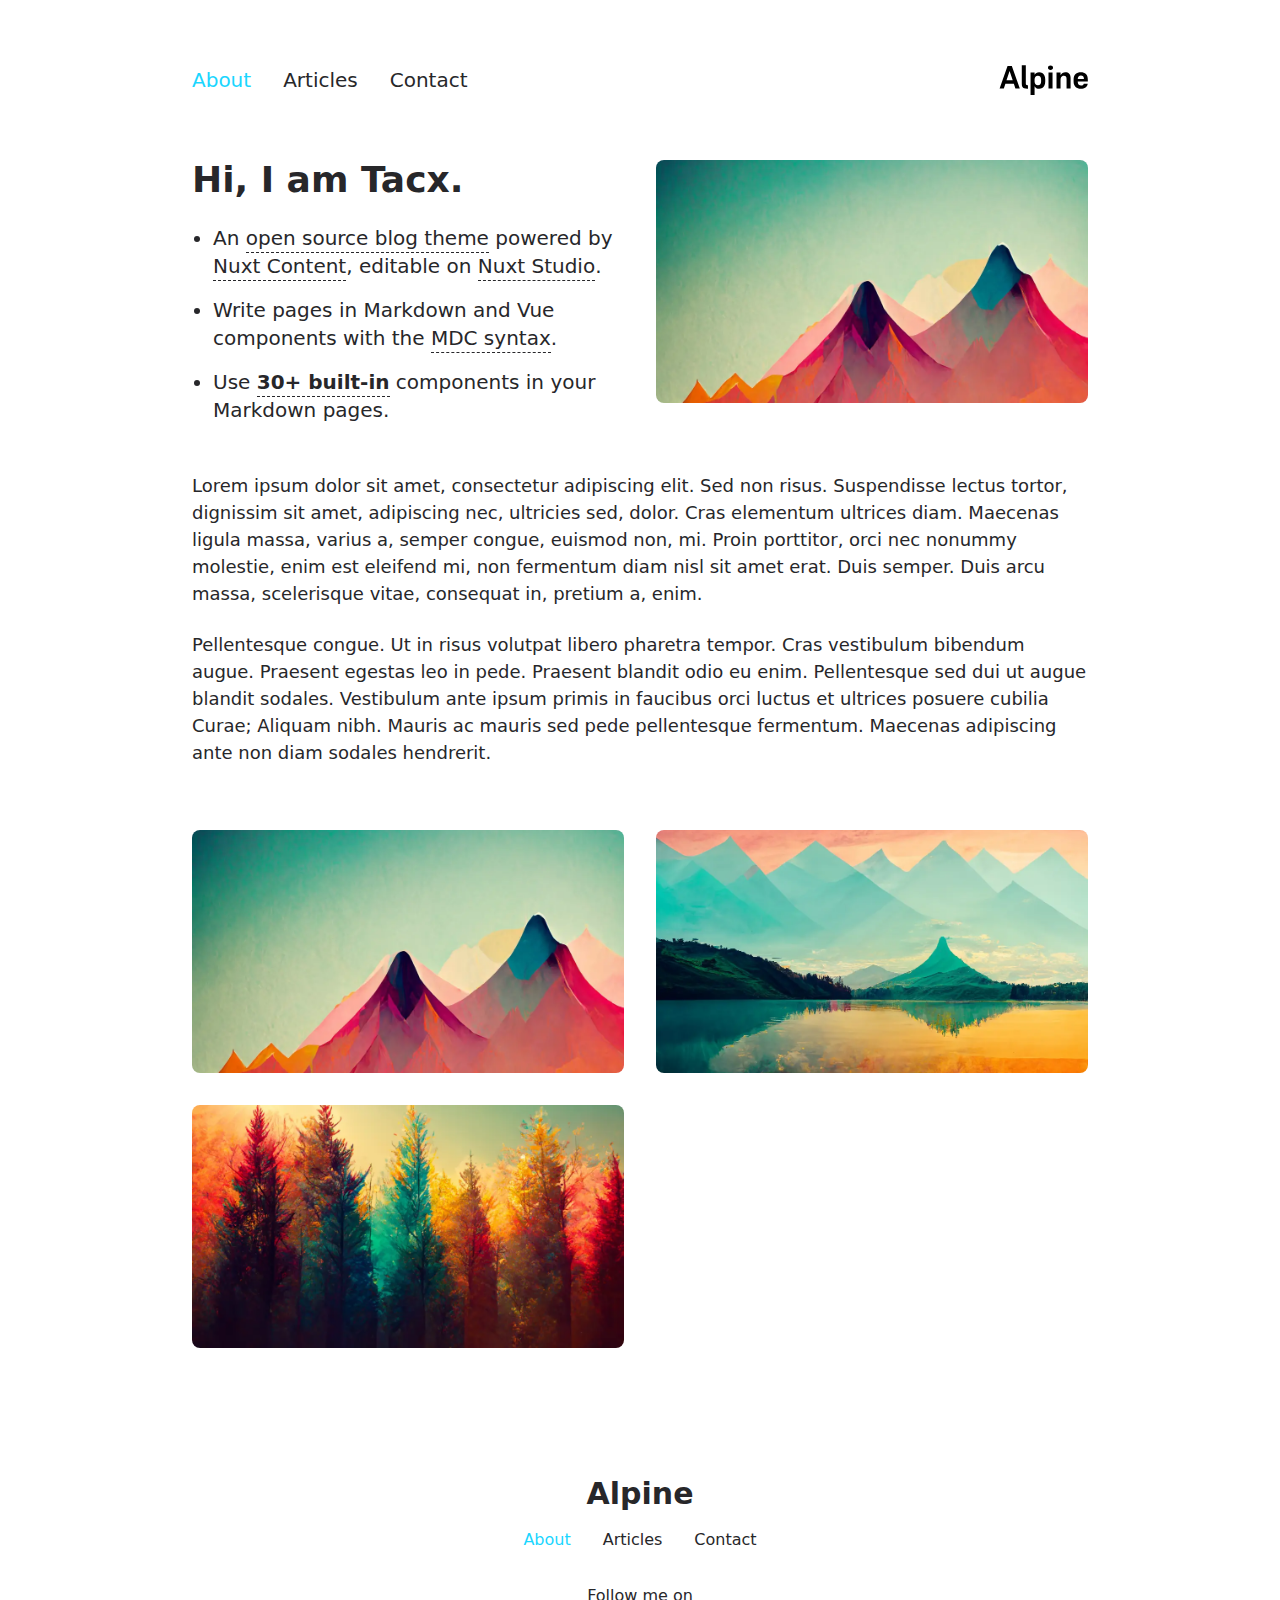
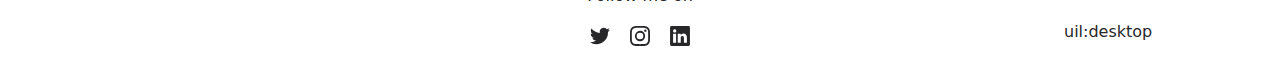
<file: index.html>
<!DOCTYPE html><html  lang="en"><head><meta charset="utf-8">
<meta name="viewport" content="width=device-width, initial-scale=1">
<title>Alpine</title>
<meta name="twitter:card" content="summary_large_image">
<meta property="og:image" content="/social-card-preview.png">
<meta property="og:image:width" content="400">
<meta property="og:image:height" content="300">
<meta property="og:image:alt" content="An image showcasing my project.">
<meta property="og:title" content="Alpine">
<meta name="description" content="An open source blog theme powered by Nuxt.">
<meta property="og:description" content="An open source blog theme powered by Nuxt.">
<link rel="preload" as="fetch" crossorigin="anonymous" href="/_payload.json?f0f58f84-601f-4076-a86f-94d7cb66c36a">
<link rel="stylesheet" href="/_nuxt/entry.btSI2xZ-.css">
<link rel="stylesheet" href="/_nuxt/DocumentDrivenNotFound.D7Ogfkhr.css">
<link rel="stylesheet" href="/_nuxt/Hero.Bmffo7X-.css">
<link rel="stylesheet" href="/_nuxt/ProseUl.DHJO0aAw.css">
<link rel="stylesheet" href="/_nuxt/ProseLi.BBHBJ5vz.css">
<link rel="stylesheet" href="/_nuxt/ProseA.D4RtImXF.css">
<link rel="stylesheet" href="/_nuxt/ProseStrong.DTDU1-Ss.css">
<link rel="stylesheet" href="/_nuxt/ProseP.Dp1dLVOK.css">
<link rel="stylesheet" href="/_nuxt/Gallery.DP9ygZdL.css">
<link rel="modulepreload" as="script" crossorigin href="/_nuxt/CaSr8pv_.js">
<link rel="modulepreload" as="script" crossorigin href="/_nuxt/B3cvDYST.js">
<link rel="modulepreload" as="script" crossorigin href="/_nuxt/gZ41MmnB.js">
<link rel="modulepreload" as="script" crossorigin href="/_nuxt/DNd7oT3G.js">
<link rel="modulepreload" as="script" crossorigin href="/_nuxt/Xl3_XuYI.js">
<link rel="modulepreload" as="script" crossorigin href="/_nuxt/xFJwaHZa.js">
<link rel="modulepreload" as="script" crossorigin href="/_nuxt/C3IdDkg2.js">
<link rel="modulepreload" as="script" crossorigin href="/_nuxt/DdPd2AnB.js">
<link rel="modulepreload" as="script" crossorigin href="/_nuxt/D1LsctG4.js">
<link rel="modulepreload" as="script" crossorigin href="/_nuxt/DhGR_pT-.js">
<link rel="modulepreload" as="script" crossorigin href="/_nuxt/CA2129vH.js">
<link rel="modulepreload" as="script" crossorigin href="/_nuxt/Dm0ENuWb.js">
<link rel="modulepreload" as="script" crossorigin href="/_nuxt/CaJequ8U.js">
<link rel="modulepreload" as="script" crossorigin href="/_nuxt/nq08xE96.js">
<link rel="modulepreload" as="script" crossorigin href="/_nuxt/C4G6Kp-X.js">
<link rel="modulepreload" as="script" crossorigin href="/_nuxt/C7UORIka.js">
<link rel="modulepreload" as="script" crossorigin href="/_nuxt/2CsEt9nT.js">
<link rel="modulepreload" as="script" crossorigin href="/_nuxt/NEFkDowx.js">
<link rel="prefetch" as="style" href="/_nuxt/article.DkPChugH.css">
<link rel="prefetch" as="script" crossorigin href="/_nuxt/D5vXvOJ2.js">
<link rel="prefetch" as="script" crossorigin href="/_nuxt/BcWussCh.js">
<link rel="prefetch" as="script" crossorigin href="/_nuxt/BzYoSW-y.js">
<link rel="prefetch" as="script" crossorigin href="/_nuxt/D6e4u5yP.js">
<link rel="prefetch" as="style" href="/_nuxt/useStudio.DzA-IoZ4.css">
<link rel="prefetch" as="script" crossorigin href="/_nuxt/ozgSlERi.js">
<link rel="prefetch" as="style" href="/_nuxt/error-404.Bwq3Qtp8.css">
<link rel="prefetch" as="script" crossorigin href="/_nuxt/DghTHxc0.js">
<link rel="prefetch" as="style" href="/_nuxt/error-500.C69HPPxN.css">
<link rel="prefetch" as="script" crossorigin href="/_nuxt/BrUiD3S2.js">
<script type="module" src="/_nuxt/CaSr8pv_.js" crossorigin></script><style id="pinceau-runtime-hydratable">@media{.phy[--]{--puid:Ic7Bs_-v;}.pv-meTUpA{max-width:var(--elements-container-maxWidth);padding-left:var(--elements-container-padding-mobile);padding-right:var(--elements-container-padding-mobile);}@media (min-width: 475px){.pv-meTUpA{padding-left:var(--elements-container-padding-xs);padding-right:var(--elements-container-padding-xs);}}@media (min-width: 640px){.pv-meTUpA{padding-left:var(--elements-container-padding-sm);padding-right:var(--elements-container-padding-sm);}}@media (min-width: 768px){.pv-meTUpA{padding-left:var(--elements-container-padding-md);padding-right:var(--elements-container-padding-md);}}} @media{.phy[--]{--puid:FAXGcm-c;}.pc-FAXGcm[data-v-9e2a8ee8]{---6-li-cols:2;}} </style><style id="pinceau-theme">@media { :root {--pinceau-mq: initial; --alpine-readableLine: 68ch;--alpine-backdrop-backgroundColor: #f4f4f5b3;--prose-code-inline-padding: 0.2rem 0.375rem 0.2rem 0.375rem;--prose-code-block-backdropFilter: contrast(1);--prose-code-block-border-style: solid;--prose-code-block-border-width: 1px;--prose-tbody-tr-borderBottom-style: dashed;--prose-tbody-tr-borderBottom-width: 1px;--prose-th-textAlign: inherit;--prose-thead-borderBottom-style: solid;--prose-thead-borderBottom-width: 1px;--prose-thead-border-style: solid;--prose-thead-border-width: 0px;--prose-table-textAlign: start;--prose-hr-width: 1px;--prose-hr-style: solid;--prose-li-listStylePosition: outside;--prose-ol-li-markerColor: currentColor;--prose-ol-paddingInlineStart: 21px;--prose-ol-listStyleType: decimal;--prose-ul-li-markerColor: currentColor;--prose-ul-paddingInlineStart: 21px;--prose-ul-listStyleType: disc;--prose-blockquote-border-style: solid;--prose-blockquote-border-width: 4px;--prose-blockquote-quotes: '201C' '201D' '2018' '2019';--prose-blockquote-paddingInlineStart: 24px;--prose-a-code-color-hover: currentColor;--prose-a-code-color-static: currentColor;--prose-a-hasCode-borderBottom: none;--prose-a-border-distance: 2px;--prose-a-border-color-hover: currentColor;--prose-a-border-color-static: currentColor;--prose-a-border-style-hover: solid;--prose-a-border-style-static: dashed;--prose-a-border-width: 1px;--prose-a-color-static: inherit;--prose-a-textDecoration: none;--prose-h6-margin: 3rem 0 2rem;--prose-h5-margin: 3rem 0 2rem;--prose-h4-margin: 3rem 0 2rem;--prose-h3-margin: 3rem 0 2rem;--prose-h2-margin: 3rem 0 2rem;--prose-h1-margin: 0 0 2rem;--prose-p-fontSize: 18px;--typography-lead-loose: 2;--typography-lead-relaxed: 1.625;--typography-lead-normal: 1.5;--typography-lead-snug: 1.375;--typography-lead-tight: 1.25;--typography-lead-none: 1;--typography-lead-10: 2.5rem;--typography-lead-9: 2.25rem;--typography-lead-8: 2rem;--typography-lead-7: 1.75rem;--typography-lead-6: 1.5rem;--typography-lead-5: 1.25rem;--typography-lead-4: 1rem;--typography-lead-3: .75rem;--typography-lead-2: .5rem;--typography-lead-1: .025rem;--typography-fontWeight-black: 900;--typography-fontWeight-extrabold: 800;--typography-fontWeight-bold: 700;--typography-fontWeight-semibold: 600;--typography-fontWeight-medium: 500;--typography-fontWeight-normal: 400;--typography-fontWeight-light: 300;--typography-fontWeight-extralight: 200;--typography-fontWeight-thin: 100;--typography-fontSize-9xl: 128px;--typography-fontSize-8xl: 96px;--typography-fontSize-7xl: 72px;--typography-fontSize-6xl: 60px;--typography-fontSize-5xl: 48px;--typography-fontSize-4xl: 36px;--typography-fontSize-3xl: 30px;--typography-fontSize-2xl: 24px;--typography-fontSize-xl: 20px;--typography-fontSize-lg: 18px;--typography-fontSize-base: 16px;--typography-fontSize-sm: 14px;--typography-fontSize-xs: 12px;--typography-letterSpacing-wide: 0.025em;--typography-letterSpacing-tight: -0.025em;--typography-verticalMargin-base: 24px;--typography-verticalMargin-sm: 16px;--elements-border-secondary-hover: [object Object];--elements-backdrop-background: #fffc;--elements-backdrop-filter: saturate(200%) blur(20px);--elements-container-maxWidth: 64rem;--lead-loose: 2;--lead-relaxed: 1.625;--lead-normal: 1.5;--lead-snug: 1.375;--lead-tight: 1.25;--lead-none: 1;--lead-10: 2.5rem;--lead-9: 2.25rem;--lead-8: 2rem;--lead-7: 1.75rem;--lead-6: 1.5rem;--lead-5: 1.25rem;--lead-4: 1rem;--lead-3: .75rem;--lead-2: .5rem;--lead-1: .025rem;--letterSpacing-widest: 0.1em;--letterSpacing-wider: 0.05em;--letterSpacing-wide: 0.025em;--letterSpacing-normal: 0em;--letterSpacing-tight: -0.025em;--letterSpacing-tighter: -0.05em;--fontSize-9xl: 8rem;--fontSize-8xl: 6rem;--fontSize-7xl: 4.5rem;--fontSize-6xl: 3.75rem;--fontSize-5xl: 3rem;--fontSize-4xl: 2.25rem;--fontSize-3xl: 1.875rem;--fontSize-2xl: 1.5rem;--fontSize-xl: 1.25rem;--fontSize-lg: 1.125rem;--fontSize-base: 1rem;--fontSize-sm: 0.875rem;--fontSize-xs: 0.75rem;--fontWeight-black: 900;--fontWeight-extrabold: 800;--fontWeight-bold: 700;--fontWeight-semibold: 600;--fontWeight-medium: 500;--fontWeight-normal: 400;--fontWeight-light: 300;--fontWeight-extralight: 200;--fontWeight-thin: 100;--font-mono: ui-monospace, SFMono-Regular, Menlo, Monaco, Consolas, Liberation Mono, Courier New, monospace;--font-serif: ui-serif, Georgia, Cambria, Times New Roman, Times, serif;--font-sans: ui-sans-serif, system-ui, -apple-system, BlinkMacSystemFont, Segoe UI, Roboto, Helvetica Neue, Arial, Noto Sans, sans-serif, Apple Color Emoji, Segoe UI Emoji, Segoe UI Symbol, Noto Color Emoji;--opacity-total: 1;--opacity-high: 0.8;--opacity-medium: 0.5;--opacity-soft: 0.3;--opacity-light: 0.15;--opacity-bright: 0.1;--opacity-noOpacity: 0;--borderWidth-lg: 3px;--borderWidth-md: 2px;--borderWidth-sm: 1px;--borderWidth-noBorder: 0;--space-rem-875: 0.875rem;--space-rem-625: 0.625rem;--space-rem-375: 0.375rem;--space-rem-125: 0.125rem;--space-px: 1px;--space-128: 32rem;--space-96: 24rem;--space-80: 20rem;--space-72: 18rem;--space-64: 16rem;--space-60: 15rem;--space-56: 14rem;--space-52: 13rem;--space-48: 12rem;--space-44: 11rem;--space-40: 10rem;--space-36: 9rem;--space-32: 8rem;--space-28: 7rem;--space-24: 6rem;--space-20: 5rem;--space-16: 4rem;--space-14: 3.5rem;--space-12: 3rem;--space-11: 2.75rem;--space-10: 2.5rem;--space-9: 2.25rem;--space-8: 2rem;--space-7: 1.75rem;--space-6: 1.5rem;--space-5: 1.25rem;--space-4: 1rem;--space-3: 0.75rem;--space-2: 0.5rem;--space-1: 0.25rem;--space-0: 0px;--size-full: 100%;--size-7xl: 80rem;--size-6xl: 72rem;--size-5xl: 64rem;--size-4xl: 56rem;--size-3xl: 48rem;--size-2xl: 42rem;--size-xl: 36rem;--size-lg: 32rem;--size-md: 28rem;--size-sm: 24rem;--size-xs: 20rem;--size-200: 200px;--size-104: 104px;--size-80: 80px;--size-64: 64px;--size-56: 56px;--size-48: 48px;--size-40: 40px;--size-32: 32px;--size-24: 24px;--size-20: 20px;--size-16: 16px;--size-12: 12px;--size-8: 8px;--size-6: 6px;--size-4: 4px;--size-2: 2px;--size-0: 0px;--radii-full: 9999px;--radii-3xl: 1.75rem;--radii-2xl: 1.5rem;--radii-xl: 1rem;--radii-lg: 0.75rem;--radii-md: 0.5rem;--radii-sm: 0.375rem;--radii-xs: 0.25rem;--radii-2xs: 0.125rem;--radii-none: 0px;--shadow-none: 0px 0px 0px 0px transparent;--shadow-lg: 0px 10px 15px -3px #000000, 0px 4px 6px -4px #000000;--shadow-md: 0px 4px 6px -1px #000000, 0px 2px 4px -2px #000000;--shadow-sm: 0px 1px 3px 0px #000000, 0px 1px 2px -1px #000000;--shadow-xs: 0px 1px 2px 0px #000000;--height-screen: 100vh;--width-screen: 100vw;--color-primary-900: #002e38;--color-primary-800: #005c70;--color-primary-700: #008aa9;--color-primary-600: #00b9e1;--color-primary-500: #1ad6ff;--color-primary-400: #40ddff;--color-primary-300: #66e4ff;--color-primary-200: #8deaff;--color-primary-100: #b3f1ff;--color-primary-50: #d9f8ff;--color-ruby-900: #380011;--color-ruby-800: #700021;--color-ruby-700: #a90032;--color-ruby-600: #e10043;--color-ruby-500: #ff1a5e;--color-ruby-400: #ff4079;--color-ruby-300: #ff6694;--color-ruby-200: #ff8dae;--color-ruby-100: #ffb3c9;--color-ruby-50: #ffd9e4;--color-pink-900: #380025;--color-pink-800: #70004b;--color-pink-700: #a90070;--color-pink-600: #e10095;--color-pink-500: #ff1ab2;--color-pink-400: #ff40bf;--color-pink-300: #ff66cc;--color-pink-200: #ff8dd8;--color-pink-100: #ffb3e5;--color-pink-50: #ffd9f2;--color-purple-900: #190038;--color-purple-800: #330070;--color-purple-700: #4c00a9;--color-purple-600: #6500e1;--color-purple-500: #811aff;--color-purple-400: #9640ff;--color-purple-300: #ab66ff;--color-purple-200: #c08dff;--color-purple-100: #d5b3ff;--color-purple-50: #ead9ff;--color-royalblue-900: #0b0531;--color-royalblue-800: #160a62;--color-royalblue-700: #211093;--color-royalblue-600: #2c15c4;--color-royalblue-500: #4127e8;--color-royalblue-400: #614bec;--color-royalblue-300: #806ff0;--color-royalblue-200: #a093f3;--color-royalblue-100: #c0b7f7;--color-royalblue-50: #dfdbfb;--color-indigoblue-900: #001238;--color-indigoblue-800: #002370;--color-indigoblue-700: #0035a9;--color-indigoblue-600: #0047e1;--color-indigoblue-500: #1a62ff;--color-indigoblue-400: #407cff;--color-indigoblue-300: #6696ff;--color-indigoblue-200: #8db0ff;--color-indigoblue-100: #b3cbff;--color-indigoblue-50: #d9e5ff;--color-blue-900: #002438;--color-blue-800: #004870;--color-blue-700: #006ca9;--color-blue-600: #0090e1;--color-blue-500: #1aadff;--color-blue-400: #40bbff;--color-blue-300: #66c8ff;--color-blue-200: #8dd6ff;--color-blue-100: #b3e4ff;--color-blue-50: #d9f1ff;--color-lightblue-900: #002e38;--color-lightblue-800: #005c70;--color-lightblue-700: #008aa9;--color-lightblue-600: #00b9e1;--color-lightblue-500: #1ad6ff;--color-lightblue-400: #40ddff;--color-lightblue-300: #66e4ff;--color-lightblue-200: #8deaff;--color-lightblue-100: #b3f1ff;--color-lightblue-50: #d9f8ff;--color-teal-900: #062a28;--color-teal-800: #0b544f;--color-teal-700: #117d77;--color-teal-600: #16a79e;--color-teal-500: #1cd1c6;--color-teal-400: #36e4da;--color-teal-300: #5fe9e1;--color-teal-200: #87efe9;--color-teal-100: #aff4f0;--color-teal-50: #d7faf8;--color-pear-900: #2a2b09;--color-pear-800: #545512;--color-pear-700: #7e801b;--color-pear-600: #a8aa24;--color-pear-500: #d0d32f;--color-pear-400: #d8da52;--color-pear-300: #e0e274;--color-pear-200: #e8e997;--color-pear-100: #eff0ba;--color-pear-50: #f7f8dc;--color-red-900: #380300;--color-red-800: #700700;--color-red-700: #a90a00;--color-red-600: #e10e00;--color-red-500: #ff281a;--color-red-400: #ff4c40;--color-red-300: #ff7066;--color-red-200: #ff948d;--color-red-100: #ffb7b3;--color-red-50: #ffdbd9;--color-orange-900: #381800;--color-orange-800: #702f00;--color-orange-700: #a94700;--color-orange-600: #e15e00;--color-orange-500: #ff7a1a;--color-orange-400: #ff9040;--color-orange-300: #ffa666;--color-orange-200: #ffbd8d;--color-orange-100: #ffd3b3;--color-orange-50: #ffe9d9;--color-yellow-900: #362b03;--color-yellow-800: #6d5605;--color-yellow-700: #a38108;--color-yellow-600: #daac0a;--color-yellow-500: #f5c828;--color-yellow-400: #f7d14c;--color-yellow-300: #f8da70;--color-yellow-200: #fae393;--color-yellow-100: #fcedb7;--color-yellow-50: #fdf6db;--color-green-900: #003f25;--color-green-800: #005e38;--color-green-700: #007e4a;--color-green-600: #009d5d;--color-green-500: #00bd6f;--color-green-400: #00dc82;--color-green-300: #30ffaa;--color-green-200: #83ffcc;--color-green-100: #acffdd;--color-green-50: #d6ffee;--color-gray-900: #18181B;--color-gray-800: #27272A;--color-gray-700: #3f3f46;--color-gray-600: #52525B;--color-gray-500: #71717A;--color-gray-400: #a1a1aa;--color-gray-300: #D4d4d8;--color-gray-200: #e4e4e7;--color-gray-100: #f4f4f5;--color-gray-50: #fafafa;--color-black: #0c0c0d;--color-white: #FFFFFF;--media-portrait: only screen and (orientation: portrait);--media-landscape: only screen and (orientation: landscape);--media-rm: (prefers-reduced-motion: reduce);--media-2xl: (min-width: 1536px);--media-xl: (min-width: 1280px);--media-lg: (min-width: 1024px);--media-md: (min-width: 768px);--media-sm: (min-width: 640px);--media-xs: (min-width: 475px);--alpine-body-color: var(--color-gray-800);--alpine-body-backgroundColor: var(--color-white);--prose-code-inline-fontWeight: var(--typography-fontWeight-normal);--prose-code-inline-fontSize: var(--typography-fontSize-sm);--prose-code-inline-borderRadius: var(--radii-xs);--prose-code-block-pre-padding: var(--typography-verticalMargin-sm);--prose-code-block-margin: var(--typography-verticalMargin-base) 0;--prose-code-block-fontSize: var(--typography-fontSize-sm);--prose-tbody-code-inline-fontSize: var(--typography-fontSize-sm);--prose-tbody-td-padding: var(--typography-verticalMargin-sm);--prose-th-fontWeight: var(--typography-fontWeight-semibold);--prose-th-padding: 0 var(--typography-verticalMargin-sm) var(--typography-verticalMargin-sm) var(--typography-verticalMargin-sm);--prose-table-lineHeight: var(--typography-lead-6);--prose-table-fontSize: var(--typography-fontSize-sm);--prose-table-margin: var(--typography-verticalMargin-base) 0;--prose-hr-margin: var(--typography-verticalMargin-base) 0;--prose-li-margin: var(--typography-verticalMargin-sm) 0;--prose-ol-margin: var(--typography-verticalMargin-base) 0;--prose-ul-margin: var(--typography-verticalMargin-base) 0;--prose-blockquote-margin: var(--typography-verticalMargin-base) 0;--prose-a-code-border-style: var(--prose-a-border-style-static);--prose-a-code-border-width: var(--prose-a-border-width);--prose-a-fontWeight: var(--typography-fontWeight-medium);--prose-img-margin: var(--typography-verticalMargin-base) 0;--prose-strong-fontWeight: var(--typography-fontWeight-semibold);--prose-h6-iconSize: var(--typography-fontSize-base);--prose-h6-fontWeight: var(--typography-fontWeight-semibold);--prose-h6-lineHeight: var(--typography-lead-normal);--prose-h6-fontSize: var(--typography-fontSize-lg);--prose-h5-iconSize: var(--typography-fontSize-lg);--prose-h5-fontWeight: var(--typography-fontWeight-semibold);--prose-h5-lineHeight: var(--typography-lead-snug);--prose-h5-fontSize: var(--typography-fontSize-xl);--prose-h4-iconSize: var(--typography-fontSize-lg);--prose-h4-letterSpacing: var(--typography-letterSpacing-tight);--prose-h4-fontWeight: var(--typography-fontWeight-semibold);--prose-h4-lineHeight: var(--typography-lead-snug);--prose-h4-fontSize: var(--typography-fontSize-2xl);--prose-h3-iconSize: var(--typography-fontSize-xl);--prose-h3-letterSpacing: var(--typography-letterSpacing-tight);--prose-h3-fontWeight: var(--typography-fontWeight-semibold);--prose-h3-lineHeight: var(--typography-lead-snug);--prose-h3-fontSize: var(--typography-fontSize-3xl);--prose-h2-iconSize: var(--typography-fontSize-2xl);--prose-h2-letterSpacing: var(--typography-letterSpacing-tight);--prose-h2-fontWeight: var(--typography-fontWeight-semibold);--prose-h2-lineHeight: var(--typography-lead-tight);--prose-h2-fontSize: var(--typography-fontSize-4xl);--prose-h1-iconSize: var(--typography-fontSize-3xl);--prose-h1-letterSpacing: var(--typography-letterSpacing-tight);--prose-h1-fontWeight: var(--typography-fontWeight-bold);--prose-h1-lineHeight: var(--typography-lead-tight);--prose-h1-fontSize: var(--typography-fontSize-5xl);--prose-p-br-margin: var(--typography-verticalMargin-base) 0 0 0;--prose-p-margin: var(--typography-verticalMargin-base) 0;--prose-p-lineHeight: var(--typography-lead-normal);--typography-color-primary-900: var(--color-primary-900);--typography-color-primary-800: var(--color-primary-800);--typography-color-primary-700: var(--color-primary-700);--typography-color-primary-600: var(--color-primary-600);--typography-color-primary-500: var(--color-primary-500);--typography-color-primary-400: var(--color-primary-400);--typography-color-primary-300: var(--color-primary-300);--typography-color-primary-200: var(--color-primary-200);--typography-color-primary-100: var(--color-primary-100);--typography-color-primary-50: var(--color-primary-50);--typography-font-code: var(--font-mono);--typography-font-body: var(--font-sans);--typography-font-display: var(--font-sans);--typography-body-backgroundColor: var(--color-white);--typography-body-color: var(--color-black);--elements-state-danger-borderColor-secondary: var(--color-red-200);--elements-state-danger-borderColor-primary: var(--color-red-100);--elements-state-danger-backgroundColor-secondary: var(--color-red-100);--elements-state-danger-backgroundColor-primary: var(--color-red-50);--elements-state-danger-color-secondary: var(--color-red-600);--elements-state-danger-color-primary: var(--color-red-500);--elements-state-warning-borderColor-secondary: var(--color-yellow-200);--elements-state-warning-borderColor-primary: var(--color-yellow-100);--elements-state-warning-backgroundColor-secondary: var(--color-yellow-100);--elements-state-warning-backgroundColor-primary: var(--color-yellow-50);--elements-state-warning-color-secondary: var(--color-yellow-700);--elements-state-warning-color-primary: var(--color-yellow-600);--elements-state-success-borderColor-secondary: var(--color-green-200);--elements-state-success-borderColor-primary: var(--color-green-100);--elements-state-success-backgroundColor-secondary: var(--color-green-100);--elements-state-success-backgroundColor-primary: var(--color-green-50);--elements-state-success-color-secondary: var(--color-green-600);--elements-state-success-color-primary: var(--color-green-500);--elements-state-info-borderColor-secondary: var(--color-blue-200);--elements-state-info-borderColor-primary: var(--color-blue-100);--elements-state-info-backgroundColor-secondary: var(--color-blue-100);--elements-state-info-backgroundColor-primary: var(--color-blue-50);--elements-state-info-color-secondary: var(--color-blue-600);--elements-state-info-color-primary: var(--color-blue-500);--elements-state-primary-borderColor-secondary: var(--color-primary-200);--elements-state-primary-borderColor-primary: var(--color-primary-100);--elements-state-primary-backgroundColor-secondary: var(--color-primary-100);--elements-state-primary-backgroundColor-primary: var(--color-primary-50);--elements-state-primary-color-secondary: var(--color-primary-700);--elements-state-primary-color-primary: var(--color-primary-600);--elements-surface-secondary-backgroundColor: var(--color-gray-200);--elements-surface-primary-backgroundColor: var(--color-gray-100);--elements-surface-background-base: var(--color-gray-100);--elements-border-secondary-static: var(--color-gray-200);--elements-border-primary-hover: var(--color-gray-200);--elements-border-primary-static: var(--color-gray-100);--elements-container-padding-md: var(--space-16);--elements-container-padding-sm: var(--space-12);--elements-container-padding-xs: var(--space-8);--elements-container-padding-mobile: var(--space-6);--elements-text-secondary-color-hover: var(--color-gray-700);--elements-text-secondary-color-static: var(--color-gray-500);--elements-text-primary-color-static: var(--color-gray-900);--text-6xl-lineHeight: var(--lead-none);--text-6xl-fontSize: var(--fontSize-6xl);--text-5xl-lineHeight: var(--lead-none);--text-5xl-fontSize: var(--fontSize-5xl);--text-4xl-lineHeight: var(--lead-10);--text-4xl-fontSize: var(--fontSize-4xl);--text-3xl-lineHeight: var(--lead-9);--text-3xl-fontSize: var(--fontSize-3xl);--text-2xl-lineHeight: var(--lead-8);--text-2xl-fontSize: var(--fontSize-2xl);--text-xl-lineHeight: var(--lead-7);--text-xl-fontSize: var(--fontSize-xl);--text-lg-lineHeight: var(--lead-7);--text-lg-fontSize: var(--fontSize-lg);--text-base-lineHeight: var(--lead-6);--text-base-fontSize: var(--fontSize-base);--text-sm-lineHeight: var(--lead-5);--text-sm-fontSize: var(--fontSize-sm);--text-xs-lineHeight: var(--lead-4);--text-xs-fontSize: var(--fontSize-xs);--shadow-2xl: 0px 25px 50px -12px var(--color-gray-900);--shadow-xl: 0px 20px 25px -5px var(--color-gray-400), 0px 8px 10px -6px #000000;--color-secondary-900: var(--color-gray-900);--color-secondary-800: var(--color-gray-800);--color-secondary-700: var(--color-gray-700);--color-secondary-600: var(--color-gray-600);--color-secondary-500: var(--color-gray-500);--color-secondary-400: var(--color-gray-400);--color-secondary-300: var(--color-gray-300);--color-secondary-200: var(--color-gray-200);--color-secondary-100: var(--color-gray-100);--color-secondary-50: var(--color-gray-50);--prose-a-code-background-hover: var(--typography-color-primary-50);--prose-a-code-border-color-hover: var(--typography-color-primary-500);--prose-a-color-hover: var(--typography-color-primary-500);--typography-color-secondary-900: var(--color-secondary-900);--typography-color-secondary-800: var(--color-secondary-800);--typography-color-secondary-700: var(--color-secondary-700);--typography-color-secondary-600: var(--color-secondary-600);--typography-color-secondary-500: var(--color-secondary-500);--typography-color-secondary-400: var(--color-secondary-400);--typography-color-secondary-300: var(--color-secondary-300);--typography-color-secondary-200: var(--color-secondary-200);--typography-color-secondary-100: var(--color-secondary-100);--typography-color-secondary-50: var(--color-secondary-50);--prose-code-inline-backgroundColor: var(--typography-color-secondary-100);--prose-code-inline-color: var(--typography-color-secondary-700);--prose-code-block-backgroundColor: var(--typography-color-secondary-100);--prose-code-block-color: var(--typography-color-secondary-700);--prose-code-block-border-color: var(--typography-color-secondary-200);--prose-tbody-tr-borderBottom-color: var(--typography-color-secondary-200);--prose-th-color: var(--typography-color-secondary-600);--prose-thead-borderBottom-color: var(--typography-color-secondary-200);--prose-thead-border-color: var(--typography-color-secondary-300);--prose-hr-color: var(--typography-color-secondary-200);--prose-blockquote-border-color: var(--typography-color-secondary-200);--prose-blockquote-color: var(--typography-color-secondary-500);--prose-a-code-border-color-static: var(--typography-color-secondary-400); } }@media { :root.dark {--pinceau-mq: dark; --alpine-backdrop-backgroundColor: #18181bb3;--prose-code-block-backdropFilter: contrast(1);--prose-ol-li-markerColor: currentColor;--prose-ul-li-markerColor: currentColor;--prose-a-code-color-hover: currentColor;--prose-a-code-color-static: currentColor;--prose-a-border-color-hover: currentColor;--prose-a-border-color-static: currentColor;--prose-a-color-static: inherit;--elements-backdrop-background: #0c0d0ccc;--alpine-body-color: var(--color-gray-200);--alpine-body-backgroundColor: var(--color-black);--typography-body-backgroundColor: var(--color-black);--typography-body-color: var(--color-white);--elements-state-danger-borderColor-secondary: var(--color-red-700);--elements-state-danger-borderColor-primary: var(--color-red-800);--elements-state-danger-backgroundColor-secondary: var(--color-red-800);--elements-state-danger-backgroundColor-primary: var(--color-red-900);--elements-state-danger-color-secondary: var(--color-red-200);--elements-state-danger-color-primary: var(--color-red-300);--elements-state-warning-borderColor-secondary: var(--color-yellow-700);--elements-state-warning-borderColor-primary: var(--color-yellow-800);--elements-state-warning-backgroundColor-secondary: var(--color-yellow-800);--elements-state-warning-backgroundColor-primary: var(--color-yellow-900);--elements-state-warning-color-secondary: var(--color-yellow-200);--elements-state-warning-color-primary: var(--color-yellow-400);--elements-state-success-borderColor-secondary: var(--color-green-700);--elements-state-success-borderColor-primary: var(--color-green-800);--elements-state-success-backgroundColor-secondary: var(--color-green-800);--elements-state-success-backgroundColor-primary: var(--color-green-900);--elements-state-success-color-secondary: var(--color-green-200);--elements-state-success-color-primary: var(--color-green-400);--elements-state-info-borderColor-secondary: var(--color-blue-700);--elements-state-info-borderColor-primary: var(--color-blue-800);--elements-state-info-backgroundColor-secondary: var(--color-blue-800);--elements-state-info-backgroundColor-primary: var(--color-blue-900);--elements-state-info-color-secondary: var(--color-blue-200);--elements-state-info-color-primary: var(--color-blue-400);--elements-state-primary-borderColor-secondary: var(--color-primary-700);--elements-state-primary-borderColor-primary: var(--color-primary-800);--elements-state-primary-backgroundColor-secondary: var(--color-primary-800);--elements-state-primary-backgroundColor-primary: var(--color-primary-900);--elements-state-primary-color-secondary: var(--color-primary-200);--elements-state-primary-color-primary: var(--color-primary-400);--elements-surface-secondary-backgroundColor: var(--color-gray-800);--elements-surface-primary-backgroundColor: var(--color-gray-900);--elements-surface-background-base: var(--color-gray-900);--elements-border-secondary-static: var(--color-gray-800);--elements-border-primary-hover: var(--color-gray-800);--elements-border-primary-static: var(--color-gray-900);--elements-text-secondary-color-hover: var(--color-gray-200);--elements-text-secondary-color-static: var(--color-gray-400);--elements-text-primary-color-static: var(--color-gray-50);--prose-a-code-background-hover: var(--typography-color-primary-900);--prose-a-code-border-color-hover: var(--typography-color-primary-600);--prose-a-color-hover: var(--typography-color-primary-400);--prose-code-inline-backgroundColor: var(--typography-color-secondary-800);--prose-code-inline-color: var(--typography-color-secondary-200);--prose-code-block-backgroundColor: var(--typography-color-secondary-900);--prose-code-block-color: var(--typography-color-secondary-200);--prose-code-block-border-color: var(--typography-color-secondary-800);--prose-tbody-tr-borderBottom-color: var(--typography-color-secondary-800);--prose-th-color: var(--typography-color-secondary-400);--prose-thead-borderBottom-color: var(--typography-color-secondary-800);--prose-thead-border-color: var(--typography-color-secondary-600);--prose-hr-color: var(--typography-color-secondary-800);--prose-blockquote-border-color: var(--typography-color-secondary-700);--prose-blockquote-color: var(--typography-color-secondary-400);--prose-a-code-border-color-static: var(--typography-color-secondary-600); } }</style><script>"use strict";(()=>{const a=window,e=document.documentElement,c=window.localStorage,d=["dark","light"],n=c&&c.getItem&&c.getItem("nuxt-color-mode")||"system";let l=n==="system"?f():n;const i=e.getAttribute("data-color-mode-forced");i&&(l=i),r(l),a["__NUXT_COLOR_MODE__"]={preference:n,value:l,getColorScheme:f,addColorScheme:r,removeColorScheme:u};function r(o){const t=""+o+"",s="";e.classList?e.classList.add(t):e.className+=" "+t,s&&e.setAttribute("data-"+s,o)}function u(o){const t=""+o+"",s="";e.classList?e.classList.remove(t):e.className=e.className.replace(new RegExp(t,"g"),""),s&&e.removeAttribute("data-"+s)}function m(o){return a.matchMedia("(prefers-color-scheme"+o+")")}function f(){if(a.matchMedia&&m("").media!=="not all"){for(const o of d)if(m(":"+o).matches)return o}return"light"}})();
</script></head><body><div id="__nuxt"><div class="container pv-meTUpA pc-Ic7Bs_ app-layout" data-v-b7128002 data-v-aa14d472><!--[--><div class="nuxt-progress" style="width:0%;height:3px;opacity:0;background-size:Infinity% auto;" data-v-b7128002></div><header class="right" data-v-b7128002 data-v-dfd7c317><div class="menu" data-v-dfd7c317><button aria-label="Navigation Menu" data-v-dfd7c317><svg width="24" height="24" viewBox="0 0 68 68" fill="currentColor" xmlns="http://www.w3.org/2000/svg" data-v-dfd7c317><path d="M8 34C8 32.1362 8 31.2044 8.30448 30.4693C8.71046 29.4892 9.48915 28.7105 10.4693 28.3045C11.2044 28 12.1362 28 14 28C15.8638 28 16.7956 28 17.5307 28.3045C18.5108 28.7105 19.2895 29.4892 19.6955 30.4693C20 31.2044 20 32.1362 20 34C20 35.8638 20 36.7956 19.6955 37.5307C19.2895 38.5108 18.5108 39.2895 17.5307 39.6955C16.7956 40 15.8638 40 14 40C12.1362 40 11.2044 40 10.4693 39.6955C9.48915 39.2895 8.71046 38.5108 8.30448 37.5307C8 36.7956 8 35.8638 8 34Z" data-v-dfd7c317></path><path d="M28 34C28 32.1362 28 31.2044 28.3045 30.4693C28.7105 29.4892 29.4892 28.7105 30.4693 28.3045C31.2044 28 32.1362 28 34 28C35.8638 28 36.7956 28 37.5307 28.3045C38.5108 28.7105 39.2895 29.4892 39.6955 30.4693C40 31.2044 40 32.1362 40 34C40 35.8638 40 36.7956 39.6955 37.5307C39.2895 38.5108 38.5108 39.2895 37.5307 39.6955C36.7956 40 35.8638 40 34 40C32.1362 40 31.2044 40 30.4693 39.6955C29.4892 39.2895 28.7105 38.5108 28.3045 37.5307C28 36.7956 28 35.8638 28 34Z" data-v-dfd7c317></path><path d="M48 34C48 32.1362 48 31.2044 48.3045 30.4693C48.7105 29.4892 49.4892 28.7105 50.4693 28.3045C51.2044 28 52.1362 28 54 28C55.8638 28 56.7956 28 57.5307 28.3045C58.5108 28.7105 59.2895 29.4892 59.6955 30.4693C60 31.2044 60 32.1362 60 34C60 35.8638 60 36.7956 59.6955 37.5307C59.2895 38.5108 58.5108 39.2895 57.5307 39.6955C56.7956 40 55.8638 40 54 40C52.1362 40 51.2044 40 50.4693 39.6955C49.4892 39.2895 48.7105 38.5108 48.3045 37.5307C48 36.7956 48 35.8638 48 34Z" data-v-dfd7c317></path></svg></button></div><div class="overlay" data-v-dfd7c317><nav data-v-dfd7c317 data-v-553f153c><ul data-v-553f153c><!--[--><li data-v-553f153c><a aria-current="page" href="/" class="router-link-active router-link-exact-active" data-v-553f153c><span class="underline-fx" data-v-553f153c></span> About</a></li><li data-v-553f153c><a href="/articles" class="" data-v-553f153c><span class="underline-fx" data-v-553f153c></span> Articles</a></li><li data-v-553f153c><a href="/contact" class="" data-v-553f153c><span class="underline-fx" data-v-553f153c></span> Contact</a></li><!--]--></ul></nav></div><div class="logo" data-v-dfd7c317><a aria-current="page" href="/" class="router-link-active router-link-exact-active" data-v-dfd7c317><img src="/logo-dark.svg" class="dark-img" alt="alpine" width="89" height="31" data-v-dfd7c317><img src="/logo.svg" class="light-img" alt="alpine" width="89" height="31" data-v-dfd7c317></a></div><div class="main-nav" data-v-dfd7c317><nav data-v-dfd7c317 data-v-553f153c><ul data-v-553f153c><!--[--><li data-v-553f153c><a aria-current="page" href="/" class="router-link-active router-link-exact-active" data-v-553f153c><span class="underline-fx" data-v-553f153c></span> About</a></li><li data-v-553f153c><a href="/articles" class="" data-v-553f153c><span class="underline-fx" data-v-553f153c></span> Articles</a></li><li data-v-553f153c><a href="/contact" class="" data-v-553f153c><span class="underline-fx" data-v-553f153c></span> Contact</a></li><!--]--></ul></nav></div></header><!--[--><div class="document-driven-page"><main><!--[--><div><section class="hero" data-v-70b6a2e6><div class="layout" data-v-70b6a2e6><div class="content" data-v-70b6a2e6><div class="title" data-v-70b6a2e6><!--[-->Hi, I am Tacx.<!--]--></div><div class="description" data-v-70b6a2e6><!--[--><ul data-v-b270097d><!--[--><li data-v-1b097e8e><!--[-->An <a href="https://github.com/nuxt-themes/alpine" rel="nofollow" data-v-3b8bd91a><!--[-->open source blog theme<!--]--></a> powered by <a href="https://content.nuxtjs.org" rel="nofollow" data-v-3b8bd91a><!--[-->Nuxt Content<!--]--></a>, editable on <a href="https://nuxt.studio" rel="nofollow" data-v-3b8bd91a><!--[-->Nuxt Studio<!--]--></a>.<!--]--></li><li data-v-1b097e8e><!--[-->Write pages in Markdown and Vue components with the <a href="https://content.nuxtjs.org/guide/writing/mdc" rel="nofollow" data-v-3b8bd91a><!--[-->MDC syntax<!--]--></a>.<!--]--></li><li data-v-1b097e8e><!--[-->Use <a href="https://elements.nuxt.space" rel="nofollow" data-v-3b8bd91a><!--[--><strong data-v-1607b58b><!--[-->30+ built-in<!--]--></strong><!--]--></a> components in your Markdown pages.<!--]--></li><!--]--></ul><!--]--></div></div><img src="/alpine-0.webp" class="right" alt="Hero Image" width="16" height="9" data-v-70b6a2e6></div></section><p data-v-e44be016><!--[-->Lorem ipsum dolor sit amet, consectetur adipiscing elit. Sed non risus. Suspendisse lectus tortor, dignissim sit amet, adipiscing nec, ultricies sed, dolor. Cras elementum ultrices diam. Maecenas ligula massa, varius a, semper congue, euismod non, mi. Proin porttitor, orci nec nonummy molestie, enim est eleifend mi, non fermentum diam nisl sit amet erat. Duis semper. Duis arcu massa, scelerisque vitae, consequat in, pretium a, enim.<!--]--></p><p data-v-e44be016><!--[-->Pellentesque congue. Ut in risus volutpat libero pharetra tempor. Cras vestibulum bibendum augue. Praesent egestas leo in pede. Praesent blandit odio eu enim. Pellentesque sed dui ut augue blandit sodales. Vestibulum ante ipsum primis in faucibus orci luctus et ultrices posuere cubilia Curae; Aliquam nibh. Mauris ac mauris sed pede pellentesque fermentum. Maecenas adipiscing ante non diam sodales hendrerit.<!--]--></p><section class="gallery pc-FAXGcm" data-v-9e2a8ee8><div class="layout" data-v-9e2a8ee8><!--[--><img src="/alpine-0.webp" width="16" height="9" data-v-9e2a8ee8><img src="/alpine-1.webp" width="16" height="9" data-v-9e2a8ee8><img src="/alpine-2.webp" width="16" height="9" data-v-9e2a8ee8><!--]--></div></section></div><!--]--></main></div><!--]--><footer class="center" data-v-b7128002 data-v-2d5209d7><a href="https://www.github.com/nuxt-themes/alpine" rel="noopener noreferrer" class="credits" data-v-2d5209d7>Alpine</a><div class="navigation" data-v-2d5209d7><nav data-v-2d5209d7 data-v-553f153c><ul data-v-553f153c><!--[--><li data-v-553f153c><a aria-current="page" href="/" class="router-link-active router-link-exact-active" data-v-553f153c><span class="underline-fx" data-v-553f153c></span> About</a></li><li data-v-553f153c><a href="/articles" class="" data-v-553f153c><span class="underline-fx" data-v-553f153c></span> Articles</a></li><li data-v-553f153c><a href="/contact" class="" data-v-553f153c><span class="underline-fx" data-v-553f153c></span> Contact</a></li><!--]--></ul></nav></div><p class="message" data-v-2d5209d7>Follow me on</p><div class="icons" data-v-2d5209d7><div class="social" data-v-2d5209d7><!--[--><a href="https://twitter.com/nuxtlabs" rel="noopener noreferrer" target="_blank" title="nuxtlabs" aria-label="nuxtlabs" data-v-3529012b><svg xmlns="http://www.w3.org/2000/svg" xmlns:xlink="http://www.w3.org/1999/xlink" aria-hidden="true" role="img" class="icon" data-v-3529012b style="" width="1em" height="1em" viewBox="0 0 24 24" data-v-bcfe47ef><path fill="currentColor" d="M22 5.8a8.49 8.49 0 0 1-2.36.64a4.13 4.13 0 0 0 1.81-2.27a8.21 8.21 0 0 1-2.61 1a4.1 4.1 0 0 0-7 3.74a11.64 11.64 0 0 1-8.45-4.29a4.16 4.16 0 0 0-.55 2.07a4.09 4.09 0 0 0 1.82 3.41a4.05 4.05 0 0 1-1.86-.51v.05a4.1 4.1 0 0 0 3.3 4a3.93 3.93 0 0 1-1.1.17a4.9 4.9 0 0 1-.77-.07a4.11 4.11 0 0 0 3.83 2.84A8.22 8.22 0 0 1 3 18.34a7.93 7.93 0 0 1-1-.06a11.57 11.57 0 0 0 6.29 1.85A11.59 11.59 0 0 0 20 8.45v-.53a8.43 8.43 0 0 0 2-2.12"/></svg></a><a href="https://instagram.com/atinuxt" rel="noopener noreferrer" target="_blank" title="atinuxt" aria-label="atinuxt" data-v-3529012b><svg xmlns="http://www.w3.org/2000/svg" xmlns:xlink="http://www.w3.org/1999/xlink" aria-hidden="true" role="img" class="icon" data-v-3529012b style="" width="1em" height="1em" viewBox="0 0 24 24" data-v-bcfe47ef><path fill="currentColor" d="M17.34 5.46a1.2 1.2 0 1 0 1.2 1.2a1.2 1.2 0 0 0-1.2-1.2m4.6 2.42a7.59 7.59 0 0 0-.46-2.43a4.94 4.94 0 0 0-1.16-1.77a4.7 4.7 0 0 0-1.77-1.15a7.3 7.3 0 0 0-2.43-.47C15.06 2 14.72 2 12 2s-3.06 0-4.12.06a7.3 7.3 0 0 0-2.43.47a4.78 4.78 0 0 0-1.77 1.15a4.7 4.7 0 0 0-1.15 1.77a7.3 7.3 0 0 0-.47 2.43C2 8.94 2 9.28 2 12s0 3.06.06 4.12a7.3 7.3 0 0 0 .47 2.43a4.7 4.7 0 0 0 1.15 1.77a4.78 4.78 0 0 0 1.77 1.15a7.3 7.3 0 0 0 2.43.47C8.94 22 9.28 22 12 22s3.06 0 4.12-.06a7.3 7.3 0 0 0 2.43-.47a4.7 4.7 0 0 0 1.77-1.15a4.85 4.85 0 0 0 1.16-1.77a7.59 7.59 0 0 0 .46-2.43c0-1.06.06-1.4.06-4.12s0-3.06-.06-4.12M20.14 16a5.61 5.61 0 0 1-.34 1.86a3.06 3.06 0 0 1-.75 1.15a3.19 3.19 0 0 1-1.15.75a5.61 5.61 0 0 1-1.86.34c-1 .05-1.37.06-4 .06s-3 0-4-.06a5.73 5.73 0 0 1-1.94-.3a3.27 3.27 0 0 1-1.1-.75a3 3 0 0 1-.74-1.15a5.54 5.54 0 0 1-.4-1.9c0-1-.06-1.37-.06-4s0-3 .06-4a5.54 5.54 0 0 1 .35-1.9A3 3 0 0 1 5 5a3.14 3.14 0 0 1 1.1-.8A5.73 5.73 0 0 1 8 3.86c1 0 1.37-.06 4-.06s3 0 4 .06a5.61 5.61 0 0 1 1.86.34a3.06 3.06 0 0 1 1.19.8a3.06 3.06 0 0 1 .75 1.1a5.61 5.61 0 0 1 .34 1.9c.05 1 .06 1.37.06 4s-.01 3-.06 4M12 6.87A5.13 5.13 0 1 0 17.14 12A5.12 5.12 0 0 0 12 6.87m0 8.46A3.33 3.33 0 1 1 15.33 12A3.33 3.33 0 0 1 12 15.33"/></svg></a><a href="https://www.linkedin.com/company/nuxtlabs" rel="noopener noreferrer" target="_blank" title="LinkedIn" aria-label="LinkedIn" data-v-3529012b><svg xmlns="http://www.w3.org/2000/svg" xmlns:xlink="http://www.w3.org/1999/xlink" aria-hidden="true" role="img" class="icon" data-v-3529012b style="" width="1em" height="1em" viewBox="0 0 24 24" data-v-bcfe47ef><path fill="currentColor" d="M20.47 2H3.53a1.45 1.45 0 0 0-1.47 1.43v17.14A1.45 1.45 0 0 0 3.53 22h16.94a1.45 1.45 0 0 0 1.47-1.43V3.43A1.45 1.45 0 0 0 20.47 2M8.09 18.74h-3v-9h3ZM6.59 8.48a1.56 1.56 0 1 1 0-3.12a1.57 1.57 0 1 1 0 3.12m12.32 10.26h-3v-4.83c0-1.21-.43-2-1.52-2A1.65 1.65 0 0 0 12.85 13a2 2 0 0 0-.1.73v5h-3v-9h3V11a3 3 0 0 1 2.71-1.5c2 0 3.45 1.29 3.45 4.06Z"/></svg></a><!--]--></div><div class="color-mode-switch" data-v-2d5209d7><button aria-label="Color Mode" data-v-2d5209d7 data-v-323f7ca0><span data-v-323f7ca0></span></button></div></div></footer><!--]--></div></div><div id="teleports"></div><script type="application/json" id="__NUXT_DATA__" data-ssr="true" data-src="/_payload.json?f0f58f84-601f-4076-a86f-94d7cb66c36a">[{"state":1,"once":176,"_errors":178,"serverRendered":146,"path":7,"prerenderedAt":180},["Reactive",2],{"$sdd-pages":3,"$sdd-surrounds":131,"$sdd-globals":142,"$scolor-mode":144,"$sdd-navigation":147,"$sicons":167},["ShallowRef",4],["ShallowReactive",5],{"/":6},{"_path":7,"_dir":8,"_draft":9,"_partial":9,"_locale":8,"title":10,"description":11,"layout":12,"head":13,"body":15,"_type":126,"_id":127,"_source":128,"_file":129,"_extension":130},"/","",false,"About","An open source blog theme powered by Nuxt.","default",{"title":14},"Alpine",{"type":16,"children":17,"toc":123},"root",[18,108,113,118],{"type":19,"tag":20,"props":21,"children":23},"element","hero",{"image":22},"/alpine-0.webp",[24,35],{"type":19,"tag":25,"props":26,"children":27},"template",{"v-slot:title":8},[28],{"type":19,"tag":29,"props":30,"children":31},"p",{},[32],{"type":33,"value":34},"text","Hi, I am Tacx.",{"type":19,"tag":25,"props":36,"children":37},{"v-slot:description":8},[38],{"type":19,"tag":39,"props":40,"children":41},"ul",{},[42,77,90],{"type":19,"tag":43,"props":44,"children":45},"li",{},[46,48,57,59,66,68,75],{"type":33,"value":47},"An ",{"type":19,"tag":49,"props":50,"children":54},"a",{"href":51,"rel":52},"https://github.com/nuxt-themes/alpine",[53],"nofollow",[55],{"type":33,"value":56},"open source blog theme",{"type":33,"value":58}," powered by ",{"type":19,"tag":49,"props":60,"children":63},{"href":61,"rel":62},"https://content.nuxtjs.org",[53],[64],{"type":33,"value":65},"Nuxt Content",{"type":33,"value":67},", editable on ",{"type":19,"tag":49,"props":69,"children":72},{"href":70,"rel":71},"https://nuxt.studio",[53],[73],{"type":33,"value":74},"Nuxt Studio",{"type":33,"value":76},".",{"type":19,"tag":43,"props":78,"children":79},{},[80,82,89],{"type":33,"value":81},"Write pages in Markdown and Vue components with the ",{"type":19,"tag":49,"props":83,"children":86},{"href":84,"rel":85},"https://content.nuxtjs.org/guide/writing/mdc",[53],[87],{"type":33,"value":88},"MDC syntax",{"type":33,"value":76},{"type":19,"tag":43,"props":91,"children":92},{},[93,95,106],{"type":33,"value":94},"Use ",{"type":19,"tag":49,"props":96,"children":99},{"href":97,"rel":98},"https://elements.nuxt.space",[53],[100],{"type":19,"tag":101,"props":102,"children":103},"strong",{},[104],{"type":33,"value":105},"30+ built-in",{"type":33,"value":107}," components in your Markdown pages.",{"type":19,"tag":29,"props":109,"children":110},{},[111],{"type":33,"value":112},"Lorem ipsum dolor sit amet, consectetur adipiscing elit. Sed non risus. Suspendisse lectus tortor, dignissim sit amet, adipiscing nec, ultricies sed, dolor. Cras elementum ultrices diam. Maecenas ligula massa, varius a, semper congue, euismod non, mi. Proin porttitor, orci nec nonummy molestie, enim est eleifend mi, non fermentum diam nisl sit amet erat. Duis semper. Duis arcu massa, scelerisque vitae, consequat in, pretium a, enim.",{"type":19,"tag":29,"props":114,"children":115},{},[116],{"type":33,"value":117},"Pellentesque congue. Ut in risus volutpat libero pharetra tempor. Cras vestibulum bibendum augue. Praesent egestas leo in pede. Praesent blandit odio eu enim. Pellentesque sed dui ut augue blandit sodales. Vestibulum ante ipsum primis in faucibus orci luctus et ultrices posuere cubilia Curae; Aliquam nibh. Mauris ac mauris sed pede pellentesque fermentum. Maecenas adipiscing ante non diam sodales hendrerit.",{"type":19,"tag":119,"props":120,"children":122},"gallery",{":images":121},"[\"/alpine-0.webp\",\"/alpine-1.webp\",\"/alpine-2.webp\"]",[],{"title":8,"searchDepth":124,"depth":124,"links":125},2,[],"markdown","content:1.index.md","content","1.index.md","md",["ShallowRef",132],["ShallowReactive",133],{"/":134},[135,136],null,{"_path":137,"_dir":8,"_draft":9,"_partial":9,"_locale":8,"title":138,"description":8,"layout":139,"_type":126,"_id":140,"_source":128,"_file":141,"_extension":130},"/articles","Articles","page","content:2.articles.md","2.articles.md",["ShallowRef",143],{},{"preference":145,"value":145,"unknown":146,"forced":9},"system",true,[148,149,164],{"title":10,"_path":7,"layout":12},{"title":138,"_path":137,"children":150,"layout":139},[151,155,158,161],{"title":152,"_path":153,"layout":154},"Get started with Alpine","/articles/get-started","article",{"title":156,"_path":157,"layout":154},"Configure Alpine","/articles/configure",{"title":159,"_path":160,"layout":154},"Write Articles","/articles/write-articles",{"title":162,"_path":163,"layout":154},"Customize Alpine","/articles/design-tokens",{"title":165,"_path":166,"layout":12},"Contact","/contact",{"uil:twitter":168,"uil:instagram":172,"uil:linkedin":174},{"left":169,"top":169,"width":170,"height":170,"rotate":169,"vFlip":9,"hFlip":9,"body":171},0,24,"\u003Cpath fill=\"currentColor\" d=\"M22 5.8a8.49 8.49 0 0 1-2.36.64a4.13 4.13 0 0 0 1.81-2.27a8.21 8.21 0 0 1-2.61 1a4.1 4.1 0 0 0-7 3.74a11.64 11.64 0 0 1-8.45-4.29a4.16 4.16 0 0 0-.55 2.07a4.09 4.09 0 0 0 1.82 3.41a4.05 4.05 0 0 1-1.86-.51v.05a4.1 4.1 0 0 0 3.3 4a3.93 3.93 0 0 1-1.1.17a4.9 4.9 0 0 1-.77-.07a4.11 4.11 0 0 0 3.83 2.84A8.22 8.22 0 0 1 3 18.34a7.93 7.93 0 0 1-1-.06a11.57 11.57 0 0 0 6.29 1.85A11.59 11.59 0 0 0 20 8.45v-.53a8.43 8.43 0 0 0 2-2.12\"/>",{"left":169,"top":169,"width":170,"height":170,"rotate":169,"vFlip":9,"hFlip":9,"body":173},"\u003Cpath fill=\"currentColor\" d=\"M17.34 5.46a1.2 1.2 0 1 0 1.2 1.2a1.2 1.2 0 0 0-1.2-1.2m4.6 2.42a7.59 7.59 0 0 0-.46-2.43a4.94 4.94 0 0 0-1.16-1.77a4.7 4.7 0 0 0-1.77-1.15a7.3 7.3 0 0 0-2.43-.47C15.06 2 14.72 2 12 2s-3.06 0-4.12.06a7.3 7.3 0 0 0-2.43.47a4.78 4.78 0 0 0-1.77 1.15a4.7 4.7 0 0 0-1.15 1.77a7.3 7.3 0 0 0-.47 2.43C2 8.94 2 9.28 2 12s0 3.06.06 4.12a7.3 7.3 0 0 0 .47 2.43a4.7 4.7 0 0 0 1.15 1.77a4.78 4.78 0 0 0 1.77 1.15a7.3 7.3 0 0 0 2.43.47C8.94 22 9.28 22 12 22s3.06 0 4.12-.06a7.3 7.3 0 0 0 2.43-.47a4.7 4.7 0 0 0 1.77-1.15a4.85 4.85 0 0 0 1.16-1.77a7.59 7.59 0 0 0 .46-2.43c0-1.06.06-1.4.06-4.12s0-3.06-.06-4.12M20.14 16a5.61 5.61 0 0 1-.34 1.86a3.06 3.06 0 0 1-.75 1.15a3.19 3.19 0 0 1-1.15.75a5.61 5.61 0 0 1-1.86.34c-1 .05-1.37.06-4 .06s-3 0-4-.06a5.73 5.73 0 0 1-1.94-.3a3.27 3.27 0 0 1-1.1-.75a3 3 0 0 1-.74-1.15a5.54 5.54 0 0 1-.4-1.9c0-1-.06-1.37-.06-4s0-3 .06-4a5.54 5.54 0 0 1 .35-1.9A3 3 0 0 1 5 5a3.14 3.14 0 0 1 1.1-.8A5.73 5.73 0 0 1 8 3.86c1 0 1.37-.06 4-.06s3 0 4 .06a5.61 5.61 0 0 1 1.86.34a3.06 3.06 0 0 1 1.19.8a3.06 3.06 0 0 1 .75 1.1a5.61 5.61 0 0 1 .34 1.9c.05 1 .06 1.37.06 4s-.01 3-.06 4M12 6.87A5.13 5.13 0 1 0 17.14 12A5.12 5.12 0 0 0 12 6.87m0 8.46A3.33 3.33 0 1 1 15.33 12A3.33 3.33 0 0 1 12 15.33\"/>",{"left":169,"top":169,"width":170,"height":170,"rotate":169,"vFlip":9,"hFlip":9,"body":175},"\u003Cpath fill=\"currentColor\" d=\"M20.47 2H3.53a1.45 1.45 0 0 0-1.47 1.43v17.14A1.45 1.45 0 0 0 3.53 22h16.94a1.45 1.45 0 0 0 1.47-1.43V3.43A1.45 1.45 0 0 0 20.47 2M8.09 18.74h-3v-9h3ZM6.59 8.48a1.56 1.56 0 1 1 0-3.12a1.57 1.57 0 1 1 0 3.12m12.32 10.26h-3v-4.83c0-1.21-.43-2-1.52-2A1.65 1.65 0 0 0 12.85 13a2 2 0 0 0-.1.73v5h-3v-9h3V11a3 3 0 0 1 2.71-1.5c2 0 3.45 1.29 3.45 4.06Z\"/>",["Reactive",177],["Set"],["Reactive",179],{},1712746205957]</script>
<script>window.__NUXT__={};window.__NUXT__.config={public:{FORMSPREE_URL:"",plausible:{hashMode:false,trackLocalhost:false,domain:"",apiHost:"https://plausible.io",autoPageviews:true,autoOutboundTracking:false},studio:{apiURL:"https://api.nuxt.studio",iframeMessagingAllowedOrigins:""},mdc:{components:{prose:true,map:{p:"prose-p",a:"prose-a",blockquote:"prose-blockquote","code-inline":"prose-code-inline",code:"ProseCodeInline",em:"prose-em",h1:"prose-h1",h2:"prose-h2",h3:"prose-h3",h4:"prose-h4",h5:"prose-h5",h6:"prose-h6",hr:"prose-hr",img:"prose-img",ul:"prose-ul",ol:"prose-ol",li:"prose-li",strong:"prose-strong",table:"prose-table",thead:"prose-thead",tbody:"prose-tbody",td:"prose-td",th:"prose-th",tr:"prose-tr"}},headings:{anchorLinks:{h1:false,h2:true,h3:true,h4:true,h5:false,h6:false}}},content:{locales:[],defaultLocale:"",integrity:1712746177455,experimental:{stripQueryParameters:false,advanceQuery:false,clientDB:false},respectPathCase:false,api:{baseURL:"/api/_content"},navigation:{fields:["navTitle","layout"]},tags:{p:"prose-p",a:"prose-a",blockquote:"prose-blockquote","code-inline":"prose-code-inline",code:"ProseCodeInline",em:"prose-em",h1:"prose-h1",h2:"prose-h2",h3:"prose-h3",h4:"prose-h4",h5:"prose-h5",h6:"prose-h6",hr:"prose-hr",img:"prose-img",ul:"prose-ul",ol:"prose-ol",li:"prose-li",strong:"prose-strong",table:"prose-table",thead:"prose-thead",tbody:"prose-tbody",td:"prose-td",th:"prose-th",tr:"prose-tr"},highlight:{theme:{default:"github-light",dark:"github-dark"},preload:["json","js","ts","html","css","vue","diff","shell","markdown","yaml","bash","ini","c","cpp"],highlighter:"shiki",langs:["js","jsx","json","ts","tsx","vue","css","html","vue","bash","md","mdc","yaml","json","js","ts","html","css","vue","diff","shell","markdown","yaml","bash","ini","c","cpp"]},wsUrl:"",documentDriven:{page:true,navigation:true,surround:true,globals:{},layoutFallbacks:["theme"],injectPage:true},host:"",trailingSlash:false,search:"",contentHead:true,anchorLinks:{depth:4,exclude:[1]}}},app:{baseURL:"/",buildAssetsDir:"/_nuxt/",cdnURL:""}}</script></body></html>
</file>
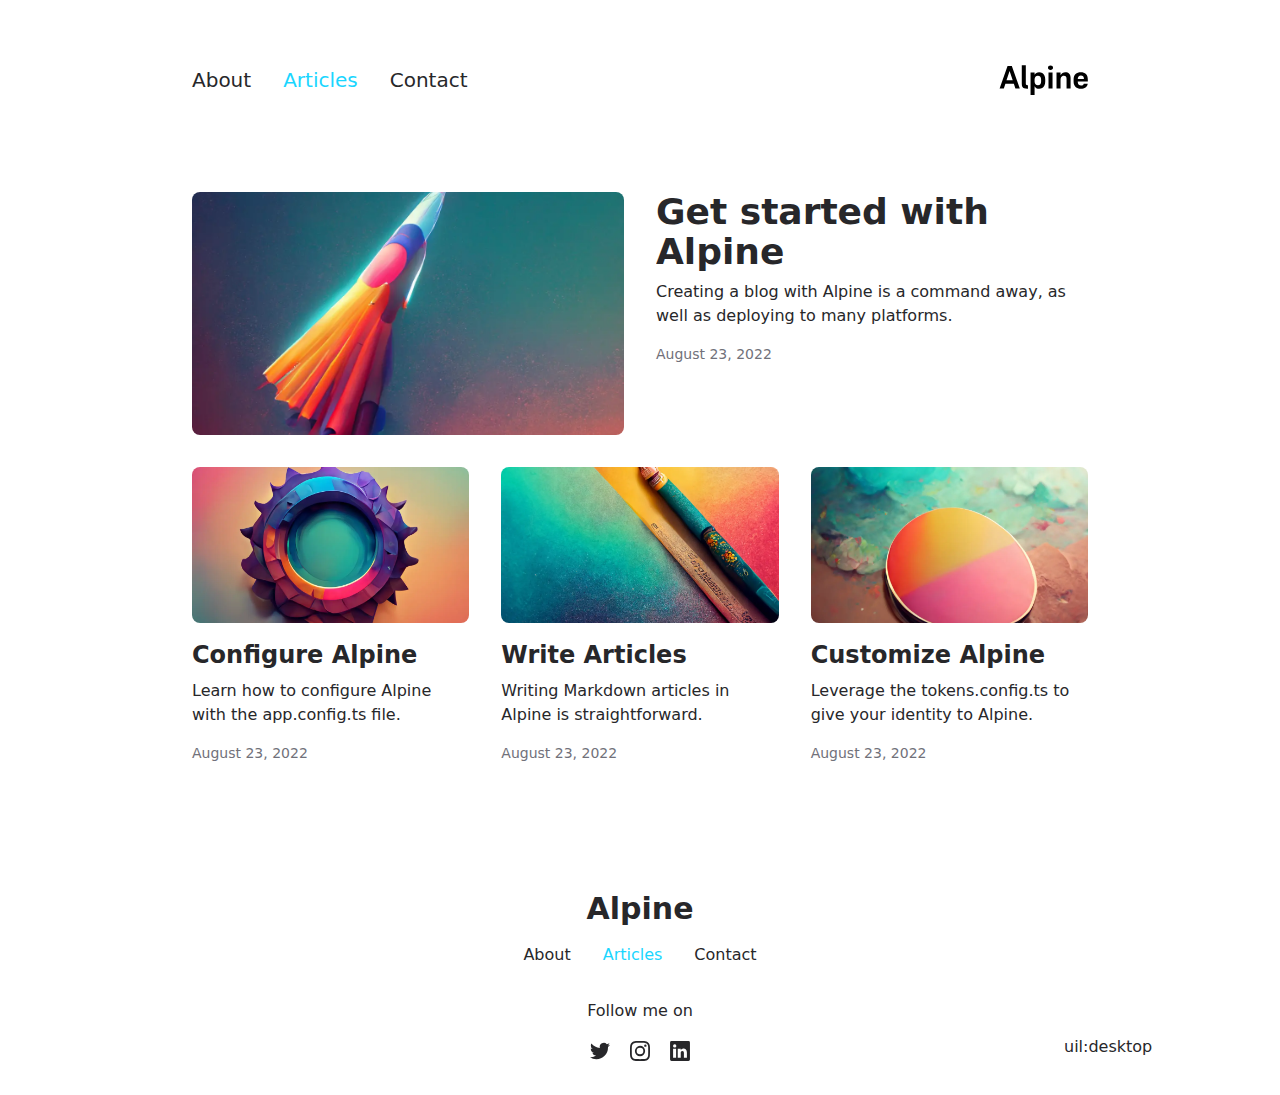
<file: articles/index.html>
<!DOCTYPE html><html  lang="en"><head><meta charset="utf-8">
<meta name="viewport" content="width=device-width, initial-scale=1">
<title>Articles</title>
<meta name="twitter:card" content="summary_large_image">
<meta name="description" content="The minimalist blog theme">
<meta property="og:description" content="The minimalist blog theme">
<meta property="og:image" content="/social-card-preview.png">
<meta property="og:image:width" content="400">
<meta property="og:image:height" content="300">
<meta property="og:image:alt" content="An image showcasing my project.">
<meta property="og:title" content="Articles">
<link rel="preload" as="fetch" crossorigin="anonymous" href="/articles/_payload.json?f0f58f84-601f-4076-a86f-94d7cb66c36a">
<link rel="stylesheet" href="/_nuxt/entry.btSI2xZ-.css">
<link rel="stylesheet" href="/_nuxt/DocumentDrivenNotFound.D7Ogfkhr.css">
<link rel="stylesheet" href="/_nuxt/ArticlesList.Y0WfEeuC.css">
<link rel="stylesheet" href="/_nuxt/ArticlesListItem.BiimP01c.css">
<link rel="stylesheet" href="/_nuxt/ProseA.D4RtImXF.css">
<link rel="stylesheet" href="/_nuxt/ProseCodeInline.DPyaAaT7.css">
<link rel="modulepreload" as="script" crossorigin href="/_nuxt/CaSr8pv_.js">
<link rel="modulepreload" as="script" crossorigin href="/_nuxt/B3cvDYST.js">
<link rel="modulepreload" as="script" crossorigin href="/_nuxt/gZ41MmnB.js">
<link rel="modulepreload" as="script" crossorigin href="/_nuxt/DNd7oT3G.js">
<link rel="modulepreload" as="script" crossorigin href="/_nuxt/Xl3_XuYI.js">
<link rel="modulepreload" as="script" crossorigin href="/_nuxt/xFJwaHZa.js">
<link rel="modulepreload" as="script" crossorigin href="/_nuxt/C3IdDkg2.js">
<link rel="modulepreload" as="script" crossorigin href="/_nuxt/BzYoSW-y.js">
<link rel="modulepreload" as="script" crossorigin href="/_nuxt/D1LsctG4.js">
<link rel="modulepreload" as="script" crossorigin href="/_nuxt/R_DLrllM.js">
<link rel="modulepreload" as="script" crossorigin href="/_nuxt/e8KDskMe.js">
<link rel="modulepreload" as="script" crossorigin href="/_nuxt/BcWussCh.js">
<link rel="modulepreload" as="script" crossorigin href="/_nuxt/C4G6Kp-X.js">
<link rel="modulepreload" as="script" crossorigin href="/_nuxt/BpcZq93G.js">
<link rel="modulepreload" as="script" crossorigin href="/_nuxt/VIsaNoC5.js">
<link rel="prefetch" as="style" href="/_nuxt/article.DkPChugH.css">
<link rel="prefetch" as="script" crossorigin href="/_nuxt/D5vXvOJ2.js">
<link rel="prefetch" as="script" crossorigin href="/_nuxt/DdPd2AnB.js">
<link rel="prefetch" as="script" crossorigin href="/_nuxt/D6e4u5yP.js">
<link rel="prefetch" as="style" href="/_nuxt/useStudio.DzA-IoZ4.css">
<link rel="prefetch" as="script" crossorigin href="/_nuxt/ozgSlERi.js">
<link rel="prefetch" as="style" href="/_nuxt/error-404.Bwq3Qtp8.css">
<link rel="prefetch" as="script" crossorigin href="/_nuxt/DghTHxc0.js">
<link rel="prefetch" as="style" href="/_nuxt/error-500.C69HPPxN.css">
<link rel="prefetch" as="script" crossorigin href="/_nuxt/BrUiD3S2.js">
<script type="module" src="/_nuxt/CaSr8pv_.js" crossorigin></script><style id="pinceau-runtime-hydratable">@media{.phy[--]{--puid:CE5fza-v;}.pv-gKHNC_{max-width:var(--elements-container-maxWidth);padding-left:var(--elements-container-padding-mobile);padding-right:var(--elements-container-padding-mobile);}@media (min-width: 475px){.pv-gKHNC_{padding-left:var(--elements-container-padding-xs);padding-right:var(--elements-container-padding-xs);}}@media (min-width: 640px){.pv-gKHNC_{padding-left:var(--elements-container-padding-sm);padding-right:var(--elements-container-padding-sm);}}@media (min-width: 768px){.pv-gKHNC_{padding-left:var(--elements-container-padding-md);padding-right:var(--elements-container-padding-md);}}} </style><style id="pinceau-theme">@media { :root {--pinceau-mq: initial; --alpine-readableLine: 68ch;--alpine-backdrop-backgroundColor: #f4f4f5b3;--prose-code-inline-padding: 0.2rem 0.375rem 0.2rem 0.375rem;--prose-code-block-backdropFilter: contrast(1);--prose-code-block-border-style: solid;--prose-code-block-border-width: 1px;--prose-tbody-tr-borderBottom-style: dashed;--prose-tbody-tr-borderBottom-width: 1px;--prose-th-textAlign: inherit;--prose-thead-borderBottom-style: solid;--prose-thead-borderBottom-width: 1px;--prose-thead-border-style: solid;--prose-thead-border-width: 0px;--prose-table-textAlign: start;--prose-hr-width: 1px;--prose-hr-style: solid;--prose-li-listStylePosition: outside;--prose-ol-li-markerColor: currentColor;--prose-ol-paddingInlineStart: 21px;--prose-ol-listStyleType: decimal;--prose-ul-li-markerColor: currentColor;--prose-ul-paddingInlineStart: 21px;--prose-ul-listStyleType: disc;--prose-blockquote-border-style: solid;--prose-blockquote-border-width: 4px;--prose-blockquote-quotes: '201C' '201D' '2018' '2019';--prose-blockquote-paddingInlineStart: 24px;--prose-a-code-color-hover: currentColor;--prose-a-code-color-static: currentColor;--prose-a-hasCode-borderBottom: none;--prose-a-border-distance: 2px;--prose-a-border-color-hover: currentColor;--prose-a-border-color-static: currentColor;--prose-a-border-style-hover: solid;--prose-a-border-style-static: dashed;--prose-a-border-width: 1px;--prose-a-color-static: inherit;--prose-a-textDecoration: none;--prose-h6-margin: 3rem 0 2rem;--prose-h5-margin: 3rem 0 2rem;--prose-h4-margin: 3rem 0 2rem;--prose-h3-margin: 3rem 0 2rem;--prose-h2-margin: 3rem 0 2rem;--prose-h1-margin: 0 0 2rem;--prose-p-fontSize: 18px;--typography-lead-loose: 2;--typography-lead-relaxed: 1.625;--typography-lead-normal: 1.5;--typography-lead-snug: 1.375;--typography-lead-tight: 1.25;--typography-lead-none: 1;--typography-lead-10: 2.5rem;--typography-lead-9: 2.25rem;--typography-lead-8: 2rem;--typography-lead-7: 1.75rem;--typography-lead-6: 1.5rem;--typography-lead-5: 1.25rem;--typography-lead-4: 1rem;--typography-lead-3: .75rem;--typography-lead-2: .5rem;--typography-lead-1: .025rem;--typography-fontWeight-black: 900;--typography-fontWeight-extrabold: 800;--typography-fontWeight-bold: 700;--typography-fontWeight-semibold: 600;--typography-fontWeight-medium: 500;--typography-fontWeight-normal: 400;--typography-fontWeight-light: 300;--typography-fontWeight-extralight: 200;--typography-fontWeight-thin: 100;--typography-fontSize-9xl: 128px;--typography-fontSize-8xl: 96px;--typography-fontSize-7xl: 72px;--typography-fontSize-6xl: 60px;--typography-fontSize-5xl: 48px;--typography-fontSize-4xl: 36px;--typography-fontSize-3xl: 30px;--typography-fontSize-2xl: 24px;--typography-fontSize-xl: 20px;--typography-fontSize-lg: 18px;--typography-fontSize-base: 16px;--typography-fontSize-sm: 14px;--typography-fontSize-xs: 12px;--typography-letterSpacing-wide: 0.025em;--typography-letterSpacing-tight: -0.025em;--typography-verticalMargin-base: 24px;--typography-verticalMargin-sm: 16px;--elements-border-secondary-hover: [object Object];--elements-backdrop-background: #fffc;--elements-backdrop-filter: saturate(200%) blur(20px);--elements-container-maxWidth: 64rem;--lead-loose: 2;--lead-relaxed: 1.625;--lead-normal: 1.5;--lead-snug: 1.375;--lead-tight: 1.25;--lead-none: 1;--lead-10: 2.5rem;--lead-9: 2.25rem;--lead-8: 2rem;--lead-7: 1.75rem;--lead-6: 1.5rem;--lead-5: 1.25rem;--lead-4: 1rem;--lead-3: .75rem;--lead-2: .5rem;--lead-1: .025rem;--letterSpacing-widest: 0.1em;--letterSpacing-wider: 0.05em;--letterSpacing-wide: 0.025em;--letterSpacing-normal: 0em;--letterSpacing-tight: -0.025em;--letterSpacing-tighter: -0.05em;--fontSize-9xl: 8rem;--fontSize-8xl: 6rem;--fontSize-7xl: 4.5rem;--fontSize-6xl: 3.75rem;--fontSize-5xl: 3rem;--fontSize-4xl: 2.25rem;--fontSize-3xl: 1.875rem;--fontSize-2xl: 1.5rem;--fontSize-xl: 1.25rem;--fontSize-lg: 1.125rem;--fontSize-base: 1rem;--fontSize-sm: 0.875rem;--fontSize-xs: 0.75rem;--fontWeight-black: 900;--fontWeight-extrabold: 800;--fontWeight-bold: 700;--fontWeight-semibold: 600;--fontWeight-medium: 500;--fontWeight-normal: 400;--fontWeight-light: 300;--fontWeight-extralight: 200;--fontWeight-thin: 100;--font-mono: ui-monospace, SFMono-Regular, Menlo, Monaco, Consolas, Liberation Mono, Courier New, monospace;--font-serif: ui-serif, Georgia, Cambria, Times New Roman, Times, serif;--font-sans: ui-sans-serif, system-ui, -apple-system, BlinkMacSystemFont, Segoe UI, Roboto, Helvetica Neue, Arial, Noto Sans, sans-serif, Apple Color Emoji, Segoe UI Emoji, Segoe UI Symbol, Noto Color Emoji;--opacity-total: 1;--opacity-high: 0.8;--opacity-medium: 0.5;--opacity-soft: 0.3;--opacity-light: 0.15;--opacity-bright: 0.1;--opacity-noOpacity: 0;--borderWidth-lg: 3px;--borderWidth-md: 2px;--borderWidth-sm: 1px;--borderWidth-noBorder: 0;--space-rem-875: 0.875rem;--space-rem-625: 0.625rem;--space-rem-375: 0.375rem;--space-rem-125: 0.125rem;--space-px: 1px;--space-128: 32rem;--space-96: 24rem;--space-80: 20rem;--space-72: 18rem;--space-64: 16rem;--space-60: 15rem;--space-56: 14rem;--space-52: 13rem;--space-48: 12rem;--space-44: 11rem;--space-40: 10rem;--space-36: 9rem;--space-32: 8rem;--space-28: 7rem;--space-24: 6rem;--space-20: 5rem;--space-16: 4rem;--space-14: 3.5rem;--space-12: 3rem;--space-11: 2.75rem;--space-10: 2.5rem;--space-9: 2.25rem;--space-8: 2rem;--space-7: 1.75rem;--space-6: 1.5rem;--space-5: 1.25rem;--space-4: 1rem;--space-3: 0.75rem;--space-2: 0.5rem;--space-1: 0.25rem;--space-0: 0px;--size-full: 100%;--size-7xl: 80rem;--size-6xl: 72rem;--size-5xl: 64rem;--size-4xl: 56rem;--size-3xl: 48rem;--size-2xl: 42rem;--size-xl: 36rem;--size-lg: 32rem;--size-md: 28rem;--size-sm: 24rem;--size-xs: 20rem;--size-200: 200px;--size-104: 104px;--size-80: 80px;--size-64: 64px;--size-56: 56px;--size-48: 48px;--size-40: 40px;--size-32: 32px;--size-24: 24px;--size-20: 20px;--size-16: 16px;--size-12: 12px;--size-8: 8px;--size-6: 6px;--size-4: 4px;--size-2: 2px;--size-0: 0px;--radii-full: 9999px;--radii-3xl: 1.75rem;--radii-2xl: 1.5rem;--radii-xl: 1rem;--radii-lg: 0.75rem;--radii-md: 0.5rem;--radii-sm: 0.375rem;--radii-xs: 0.25rem;--radii-2xs: 0.125rem;--radii-none: 0px;--shadow-none: 0px 0px 0px 0px transparent;--shadow-lg: 0px 10px 15px -3px #000000, 0px 4px 6px -4px #000000;--shadow-md: 0px 4px 6px -1px #000000, 0px 2px 4px -2px #000000;--shadow-sm: 0px 1px 3px 0px #000000, 0px 1px 2px -1px #000000;--shadow-xs: 0px 1px 2px 0px #000000;--height-screen: 100vh;--width-screen: 100vw;--color-primary-900: #002e38;--color-primary-800: #005c70;--color-primary-700: #008aa9;--color-primary-600: #00b9e1;--color-primary-500: #1ad6ff;--color-primary-400: #40ddff;--color-primary-300: #66e4ff;--color-primary-200: #8deaff;--color-primary-100: #b3f1ff;--color-primary-50: #d9f8ff;--color-ruby-900: #380011;--color-ruby-800: #700021;--color-ruby-700: #a90032;--color-ruby-600: #e10043;--color-ruby-500: #ff1a5e;--color-ruby-400: #ff4079;--color-ruby-300: #ff6694;--color-ruby-200: #ff8dae;--color-ruby-100: #ffb3c9;--color-ruby-50: #ffd9e4;--color-pink-900: #380025;--color-pink-800: #70004b;--color-pink-700: #a90070;--color-pink-600: #e10095;--color-pink-500: #ff1ab2;--color-pink-400: #ff40bf;--color-pink-300: #ff66cc;--color-pink-200: #ff8dd8;--color-pink-100: #ffb3e5;--color-pink-50: #ffd9f2;--color-purple-900: #190038;--color-purple-800: #330070;--color-purple-700: #4c00a9;--color-purple-600: #6500e1;--color-purple-500: #811aff;--color-purple-400: #9640ff;--color-purple-300: #ab66ff;--color-purple-200: #c08dff;--color-purple-100: #d5b3ff;--color-purple-50: #ead9ff;--color-royalblue-900: #0b0531;--color-royalblue-800: #160a62;--color-royalblue-700: #211093;--color-royalblue-600: #2c15c4;--color-royalblue-500: #4127e8;--color-royalblue-400: #614bec;--color-royalblue-300: #806ff0;--color-royalblue-200: #a093f3;--color-royalblue-100: #c0b7f7;--color-royalblue-50: #dfdbfb;--color-indigoblue-900: #001238;--color-indigoblue-800: #002370;--color-indigoblue-700: #0035a9;--color-indigoblue-600: #0047e1;--color-indigoblue-500: #1a62ff;--color-indigoblue-400: #407cff;--color-indigoblue-300: #6696ff;--color-indigoblue-200: #8db0ff;--color-indigoblue-100: #b3cbff;--color-indigoblue-50: #d9e5ff;--color-blue-900: #002438;--color-blue-800: #004870;--color-blue-700: #006ca9;--color-blue-600: #0090e1;--color-blue-500: #1aadff;--color-blue-400: #40bbff;--color-blue-300: #66c8ff;--color-blue-200: #8dd6ff;--color-blue-100: #b3e4ff;--color-blue-50: #d9f1ff;--color-lightblue-900: #002e38;--color-lightblue-800: #005c70;--color-lightblue-700: #008aa9;--color-lightblue-600: #00b9e1;--color-lightblue-500: #1ad6ff;--color-lightblue-400: #40ddff;--color-lightblue-300: #66e4ff;--color-lightblue-200: #8deaff;--color-lightblue-100: #b3f1ff;--color-lightblue-50: #d9f8ff;--color-teal-900: #062a28;--color-teal-800: #0b544f;--color-teal-700: #117d77;--color-teal-600: #16a79e;--color-teal-500: #1cd1c6;--color-teal-400: #36e4da;--color-teal-300: #5fe9e1;--color-teal-200: #87efe9;--color-teal-100: #aff4f0;--color-teal-50: #d7faf8;--color-pear-900: #2a2b09;--color-pear-800: #545512;--color-pear-700: #7e801b;--color-pear-600: #a8aa24;--color-pear-500: #d0d32f;--color-pear-400: #d8da52;--color-pear-300: #e0e274;--color-pear-200: #e8e997;--color-pear-100: #eff0ba;--color-pear-50: #f7f8dc;--color-red-900: #380300;--color-red-800: #700700;--color-red-700: #a90a00;--color-red-600: #e10e00;--color-red-500: #ff281a;--color-red-400: #ff4c40;--color-red-300: #ff7066;--color-red-200: #ff948d;--color-red-100: #ffb7b3;--color-red-50: #ffdbd9;--color-orange-900: #381800;--color-orange-800: #702f00;--color-orange-700: #a94700;--color-orange-600: #e15e00;--color-orange-500: #ff7a1a;--color-orange-400: #ff9040;--color-orange-300: #ffa666;--color-orange-200: #ffbd8d;--color-orange-100: #ffd3b3;--color-orange-50: #ffe9d9;--color-yellow-900: #362b03;--color-yellow-800: #6d5605;--color-yellow-700: #a38108;--color-yellow-600: #daac0a;--color-yellow-500: #f5c828;--color-yellow-400: #f7d14c;--color-yellow-300: #f8da70;--color-yellow-200: #fae393;--color-yellow-100: #fcedb7;--color-yellow-50: #fdf6db;--color-green-900: #003f25;--color-green-800: #005e38;--color-green-700: #007e4a;--color-green-600: #009d5d;--color-green-500: #00bd6f;--color-green-400: #00dc82;--color-green-300: #30ffaa;--color-green-200: #83ffcc;--color-green-100: #acffdd;--color-green-50: #d6ffee;--color-gray-900: #18181B;--color-gray-800: #27272A;--color-gray-700: #3f3f46;--color-gray-600: #52525B;--color-gray-500: #71717A;--color-gray-400: #a1a1aa;--color-gray-300: #D4d4d8;--color-gray-200: #e4e4e7;--color-gray-100: #f4f4f5;--color-gray-50: #fafafa;--color-black: #0c0c0d;--color-white: #FFFFFF;--media-portrait: only screen and (orientation: portrait);--media-landscape: only screen and (orientation: landscape);--media-rm: (prefers-reduced-motion: reduce);--media-2xl: (min-width: 1536px);--media-xl: (min-width: 1280px);--media-lg: (min-width: 1024px);--media-md: (min-width: 768px);--media-sm: (min-width: 640px);--media-xs: (min-width: 475px);--alpine-body-color: var(--color-gray-800);--alpine-body-backgroundColor: var(--color-white);--prose-code-inline-fontWeight: var(--typography-fontWeight-normal);--prose-code-inline-fontSize: var(--typography-fontSize-sm);--prose-code-inline-borderRadius: var(--radii-xs);--prose-code-block-pre-padding: var(--typography-verticalMargin-sm);--prose-code-block-margin: var(--typography-verticalMargin-base) 0;--prose-code-block-fontSize: var(--typography-fontSize-sm);--prose-tbody-code-inline-fontSize: var(--typography-fontSize-sm);--prose-tbody-td-padding: var(--typography-verticalMargin-sm);--prose-th-fontWeight: var(--typography-fontWeight-semibold);--prose-th-padding: 0 var(--typography-verticalMargin-sm) var(--typography-verticalMargin-sm) var(--typography-verticalMargin-sm);--prose-table-lineHeight: var(--typography-lead-6);--prose-table-fontSize: var(--typography-fontSize-sm);--prose-table-margin: var(--typography-verticalMargin-base) 0;--prose-hr-margin: var(--typography-verticalMargin-base) 0;--prose-li-margin: var(--typography-verticalMargin-sm) 0;--prose-ol-margin: var(--typography-verticalMargin-base) 0;--prose-ul-margin: var(--typography-verticalMargin-base) 0;--prose-blockquote-margin: var(--typography-verticalMargin-base) 0;--prose-a-code-border-style: var(--prose-a-border-style-static);--prose-a-code-border-width: var(--prose-a-border-width);--prose-a-fontWeight: var(--typography-fontWeight-medium);--prose-img-margin: var(--typography-verticalMargin-base) 0;--prose-strong-fontWeight: var(--typography-fontWeight-semibold);--prose-h6-iconSize: var(--typography-fontSize-base);--prose-h6-fontWeight: var(--typography-fontWeight-semibold);--prose-h6-lineHeight: var(--typography-lead-normal);--prose-h6-fontSize: var(--typography-fontSize-lg);--prose-h5-iconSize: var(--typography-fontSize-lg);--prose-h5-fontWeight: var(--typography-fontWeight-semibold);--prose-h5-lineHeight: var(--typography-lead-snug);--prose-h5-fontSize: var(--typography-fontSize-xl);--prose-h4-iconSize: var(--typography-fontSize-lg);--prose-h4-letterSpacing: var(--typography-letterSpacing-tight);--prose-h4-fontWeight: var(--typography-fontWeight-semibold);--prose-h4-lineHeight: var(--typography-lead-snug);--prose-h4-fontSize: var(--typography-fontSize-2xl);--prose-h3-iconSize: var(--typography-fontSize-xl);--prose-h3-letterSpacing: var(--typography-letterSpacing-tight);--prose-h3-fontWeight: var(--typography-fontWeight-semibold);--prose-h3-lineHeight: var(--typography-lead-snug);--prose-h3-fontSize: var(--typography-fontSize-3xl);--prose-h2-iconSize: var(--typography-fontSize-2xl);--prose-h2-letterSpacing: var(--typography-letterSpacing-tight);--prose-h2-fontWeight: var(--typography-fontWeight-semibold);--prose-h2-lineHeight: var(--typography-lead-tight);--prose-h2-fontSize: var(--typography-fontSize-4xl);--prose-h1-iconSize: var(--typography-fontSize-3xl);--prose-h1-letterSpacing: var(--typography-letterSpacing-tight);--prose-h1-fontWeight: var(--typography-fontWeight-bold);--prose-h1-lineHeight: var(--typography-lead-tight);--prose-h1-fontSize: var(--typography-fontSize-5xl);--prose-p-br-margin: var(--typography-verticalMargin-base) 0 0 0;--prose-p-margin: var(--typography-verticalMargin-base) 0;--prose-p-lineHeight: var(--typography-lead-normal);--typography-color-primary-900: var(--color-primary-900);--typography-color-primary-800: var(--color-primary-800);--typography-color-primary-700: var(--color-primary-700);--typography-color-primary-600: var(--color-primary-600);--typography-color-primary-500: var(--color-primary-500);--typography-color-primary-400: var(--color-primary-400);--typography-color-primary-300: var(--color-primary-300);--typography-color-primary-200: var(--color-primary-200);--typography-color-primary-100: var(--color-primary-100);--typography-color-primary-50: var(--color-primary-50);--typography-font-code: var(--font-mono);--typography-font-body: var(--font-sans);--typography-font-display: var(--font-sans);--typography-body-backgroundColor: var(--color-white);--typography-body-color: var(--color-black);--elements-state-danger-borderColor-secondary: var(--color-red-200);--elements-state-danger-borderColor-primary: var(--color-red-100);--elements-state-danger-backgroundColor-secondary: var(--color-red-100);--elements-state-danger-backgroundColor-primary: var(--color-red-50);--elements-state-danger-color-secondary: var(--color-red-600);--elements-state-danger-color-primary: var(--color-red-500);--elements-state-warning-borderColor-secondary: var(--color-yellow-200);--elements-state-warning-borderColor-primary: var(--color-yellow-100);--elements-state-warning-backgroundColor-secondary: var(--color-yellow-100);--elements-state-warning-backgroundColor-primary: var(--color-yellow-50);--elements-state-warning-color-secondary: var(--color-yellow-700);--elements-state-warning-color-primary: var(--color-yellow-600);--elements-state-success-borderColor-secondary: var(--color-green-200);--elements-state-success-borderColor-primary: var(--color-green-100);--elements-state-success-backgroundColor-secondary: var(--color-green-100);--elements-state-success-backgroundColor-primary: var(--color-green-50);--elements-state-success-color-secondary: var(--color-green-600);--elements-state-success-color-primary: var(--color-green-500);--elements-state-info-borderColor-secondary: var(--color-blue-200);--elements-state-info-borderColor-primary: var(--color-blue-100);--elements-state-info-backgroundColor-secondary: var(--color-blue-100);--elements-state-info-backgroundColor-primary: var(--color-blue-50);--elements-state-info-color-secondary: var(--color-blue-600);--elements-state-info-color-primary: var(--color-blue-500);--elements-state-primary-borderColor-secondary: var(--color-primary-200);--elements-state-primary-borderColor-primary: var(--color-primary-100);--elements-state-primary-backgroundColor-secondary: var(--color-primary-100);--elements-state-primary-backgroundColor-primary: var(--color-primary-50);--elements-state-primary-color-secondary: var(--color-primary-700);--elements-state-primary-color-primary: var(--color-primary-600);--elements-surface-secondary-backgroundColor: var(--color-gray-200);--elements-surface-primary-backgroundColor: var(--color-gray-100);--elements-surface-background-base: var(--color-gray-100);--elements-border-secondary-static: var(--color-gray-200);--elements-border-primary-hover: var(--color-gray-200);--elements-border-primary-static: var(--color-gray-100);--elements-container-padding-md: var(--space-16);--elements-container-padding-sm: var(--space-12);--elements-container-padding-xs: var(--space-8);--elements-container-padding-mobile: var(--space-6);--elements-text-secondary-color-hover: var(--color-gray-700);--elements-text-secondary-color-static: var(--color-gray-500);--elements-text-primary-color-static: var(--color-gray-900);--text-6xl-lineHeight: var(--lead-none);--text-6xl-fontSize: var(--fontSize-6xl);--text-5xl-lineHeight: var(--lead-none);--text-5xl-fontSize: var(--fontSize-5xl);--text-4xl-lineHeight: var(--lead-10);--text-4xl-fontSize: var(--fontSize-4xl);--text-3xl-lineHeight: var(--lead-9);--text-3xl-fontSize: var(--fontSize-3xl);--text-2xl-lineHeight: var(--lead-8);--text-2xl-fontSize: var(--fontSize-2xl);--text-xl-lineHeight: var(--lead-7);--text-xl-fontSize: var(--fontSize-xl);--text-lg-lineHeight: var(--lead-7);--text-lg-fontSize: var(--fontSize-lg);--text-base-lineHeight: var(--lead-6);--text-base-fontSize: var(--fontSize-base);--text-sm-lineHeight: var(--lead-5);--text-sm-fontSize: var(--fontSize-sm);--text-xs-lineHeight: var(--lead-4);--text-xs-fontSize: var(--fontSize-xs);--shadow-2xl: 0px 25px 50px -12px var(--color-gray-900);--shadow-xl: 0px 20px 25px -5px var(--color-gray-400), 0px 8px 10px -6px #000000;--color-secondary-900: var(--color-gray-900);--color-secondary-800: var(--color-gray-800);--color-secondary-700: var(--color-gray-700);--color-secondary-600: var(--color-gray-600);--color-secondary-500: var(--color-gray-500);--color-secondary-400: var(--color-gray-400);--color-secondary-300: var(--color-gray-300);--color-secondary-200: var(--color-gray-200);--color-secondary-100: var(--color-gray-100);--color-secondary-50: var(--color-gray-50);--prose-a-code-background-hover: var(--typography-color-primary-50);--prose-a-code-border-color-hover: var(--typography-color-primary-500);--prose-a-color-hover: var(--typography-color-primary-500);--typography-color-secondary-900: var(--color-secondary-900);--typography-color-secondary-800: var(--color-secondary-800);--typography-color-secondary-700: var(--color-secondary-700);--typography-color-secondary-600: var(--color-secondary-600);--typography-color-secondary-500: var(--color-secondary-500);--typography-color-secondary-400: var(--color-secondary-400);--typography-color-secondary-300: var(--color-secondary-300);--typography-color-secondary-200: var(--color-secondary-200);--typography-color-secondary-100: var(--color-secondary-100);--typography-color-secondary-50: var(--color-secondary-50);--prose-code-inline-backgroundColor: var(--typography-color-secondary-100);--prose-code-inline-color: var(--typography-color-secondary-700);--prose-code-block-backgroundColor: var(--typography-color-secondary-100);--prose-code-block-color: var(--typography-color-secondary-700);--prose-code-block-border-color: var(--typography-color-secondary-200);--prose-tbody-tr-borderBottom-color: var(--typography-color-secondary-200);--prose-th-color: var(--typography-color-secondary-600);--prose-thead-borderBottom-color: var(--typography-color-secondary-200);--prose-thead-border-color: var(--typography-color-secondary-300);--prose-hr-color: var(--typography-color-secondary-200);--prose-blockquote-border-color: var(--typography-color-secondary-200);--prose-blockquote-color: var(--typography-color-secondary-500);--prose-a-code-border-color-static: var(--typography-color-secondary-400); } }@media { :root.dark {--pinceau-mq: dark; --alpine-backdrop-backgroundColor: #18181bb3;--prose-code-block-backdropFilter: contrast(1);--prose-ol-li-markerColor: currentColor;--prose-ul-li-markerColor: currentColor;--prose-a-code-color-hover: currentColor;--prose-a-code-color-static: currentColor;--prose-a-border-color-hover: currentColor;--prose-a-border-color-static: currentColor;--prose-a-color-static: inherit;--elements-backdrop-background: #0c0d0ccc;--alpine-body-color: var(--color-gray-200);--alpine-body-backgroundColor: var(--color-black);--typography-body-backgroundColor: var(--color-black);--typography-body-color: var(--color-white);--elements-state-danger-borderColor-secondary: var(--color-red-700);--elements-state-danger-borderColor-primary: var(--color-red-800);--elements-state-danger-backgroundColor-secondary: var(--color-red-800);--elements-state-danger-backgroundColor-primary: var(--color-red-900);--elements-state-danger-color-secondary: var(--color-red-200);--elements-state-danger-color-primary: var(--color-red-300);--elements-state-warning-borderColor-secondary: var(--color-yellow-700);--elements-state-warning-borderColor-primary: var(--color-yellow-800);--elements-state-warning-backgroundColor-secondary: var(--color-yellow-800);--elements-state-warning-backgroundColor-primary: var(--color-yellow-900);--elements-state-warning-color-secondary: var(--color-yellow-200);--elements-state-warning-color-primary: var(--color-yellow-400);--elements-state-success-borderColor-secondary: var(--color-green-700);--elements-state-success-borderColor-primary: var(--color-green-800);--elements-state-success-backgroundColor-secondary: var(--color-green-800);--elements-state-success-backgroundColor-primary: var(--color-green-900);--elements-state-success-color-secondary: var(--color-green-200);--elements-state-success-color-primary: var(--color-green-400);--elements-state-info-borderColor-secondary: var(--color-blue-700);--elements-state-info-borderColor-primary: var(--color-blue-800);--elements-state-info-backgroundColor-secondary: var(--color-blue-800);--elements-state-info-backgroundColor-primary: var(--color-blue-900);--elements-state-info-color-secondary: var(--color-blue-200);--elements-state-info-color-primary: var(--color-blue-400);--elements-state-primary-borderColor-secondary: var(--color-primary-700);--elements-state-primary-borderColor-primary: var(--color-primary-800);--elements-state-primary-backgroundColor-secondary: var(--color-primary-800);--elements-state-primary-backgroundColor-primary: var(--color-primary-900);--elements-state-primary-color-secondary: var(--color-primary-200);--elements-state-primary-color-primary: var(--color-primary-400);--elements-surface-secondary-backgroundColor: var(--color-gray-800);--elements-surface-primary-backgroundColor: var(--color-gray-900);--elements-surface-background-base: var(--color-gray-900);--elements-border-secondary-static: var(--color-gray-800);--elements-border-primary-hover: var(--color-gray-800);--elements-border-primary-static: var(--color-gray-900);--elements-text-secondary-color-hover: var(--color-gray-200);--elements-text-secondary-color-static: var(--color-gray-400);--elements-text-primary-color-static: var(--color-gray-50);--prose-a-code-background-hover: var(--typography-color-primary-900);--prose-a-code-border-color-hover: var(--typography-color-primary-600);--prose-a-color-hover: var(--typography-color-primary-400);--prose-code-inline-backgroundColor: var(--typography-color-secondary-800);--prose-code-inline-color: var(--typography-color-secondary-200);--prose-code-block-backgroundColor: var(--typography-color-secondary-900);--prose-code-block-color: var(--typography-color-secondary-200);--prose-code-block-border-color: var(--typography-color-secondary-800);--prose-tbody-tr-borderBottom-color: var(--typography-color-secondary-800);--prose-th-color: var(--typography-color-secondary-400);--prose-thead-borderBottom-color: var(--typography-color-secondary-800);--prose-thead-border-color: var(--typography-color-secondary-600);--prose-hr-color: var(--typography-color-secondary-800);--prose-blockquote-border-color: var(--typography-color-secondary-700);--prose-blockquote-color: var(--typography-color-secondary-400);--prose-a-code-border-color-static: var(--typography-color-secondary-600); } }</style><script>"use strict";(()=>{const a=window,e=document.documentElement,c=window.localStorage,d=["dark","light"],n=c&&c.getItem&&c.getItem("nuxt-color-mode")||"system";let l=n==="system"?f():n;const i=e.getAttribute("data-color-mode-forced");i&&(l=i),r(l),a["__NUXT_COLOR_MODE__"]={preference:n,value:l,getColorScheme:f,addColorScheme:r,removeColorScheme:u};function r(o){const t=""+o+"",s="";e.classList?e.classList.add(t):e.className+=" "+t,s&&e.setAttribute("data-"+s,o)}function u(o){const t=""+o+"",s="";e.classList?e.classList.remove(t):e.className=e.className.replace(new RegExp(t,"g"),""),s&&e.removeAttribute("data-"+s)}function m(o){return a.matchMedia("(prefers-color-scheme"+o+")")}function f(){if(a.matchMedia&&m("").media!=="not all"){for(const o of d)if(m(":"+o).matches)return o}return"light"}})();
</script></head><body><div id="__nuxt"><div class="container pv-gKHNC_ pc-CE5fza app-layout" data-v-b7128002 data-v-aa14d472><!--[--><div class="nuxt-progress" style="width:0%;height:3px;opacity:0;background-size:Infinity% auto;" data-v-b7128002></div><header class="right" data-v-b7128002 data-v-dfd7c317><div class="menu" data-v-dfd7c317><button aria-label="Navigation Menu" data-v-dfd7c317><svg width="24" height="24" viewBox="0 0 68 68" fill="currentColor" xmlns="http://www.w3.org/2000/svg" data-v-dfd7c317><path d="M8 34C8 32.1362 8 31.2044 8.30448 30.4693C8.71046 29.4892 9.48915 28.7105 10.4693 28.3045C11.2044 28 12.1362 28 14 28C15.8638 28 16.7956 28 17.5307 28.3045C18.5108 28.7105 19.2895 29.4892 19.6955 30.4693C20 31.2044 20 32.1362 20 34C20 35.8638 20 36.7956 19.6955 37.5307C19.2895 38.5108 18.5108 39.2895 17.5307 39.6955C16.7956 40 15.8638 40 14 40C12.1362 40 11.2044 40 10.4693 39.6955C9.48915 39.2895 8.71046 38.5108 8.30448 37.5307C8 36.7956 8 35.8638 8 34Z" data-v-dfd7c317></path><path d="M28 34C28 32.1362 28 31.2044 28.3045 30.4693C28.7105 29.4892 29.4892 28.7105 30.4693 28.3045C31.2044 28 32.1362 28 34 28C35.8638 28 36.7956 28 37.5307 28.3045C38.5108 28.7105 39.2895 29.4892 39.6955 30.4693C40 31.2044 40 32.1362 40 34C40 35.8638 40 36.7956 39.6955 37.5307C39.2895 38.5108 38.5108 39.2895 37.5307 39.6955C36.7956 40 35.8638 40 34 40C32.1362 40 31.2044 40 30.4693 39.6955C29.4892 39.2895 28.7105 38.5108 28.3045 37.5307C28 36.7956 28 35.8638 28 34Z" data-v-dfd7c317></path><path d="M48 34C48 32.1362 48 31.2044 48.3045 30.4693C48.7105 29.4892 49.4892 28.7105 50.4693 28.3045C51.2044 28 52.1362 28 54 28C55.8638 28 56.7956 28 57.5307 28.3045C58.5108 28.7105 59.2895 29.4892 59.6955 30.4693C60 31.2044 60 32.1362 60 34C60 35.8638 60 36.7956 59.6955 37.5307C59.2895 38.5108 58.5108 39.2895 57.5307 39.6955C56.7956 40 55.8638 40 54 40C52.1362 40 51.2044 40 50.4693 39.6955C49.4892 39.2895 48.7105 38.5108 48.3045 37.5307C48 36.7956 48 35.8638 48 34Z" data-v-dfd7c317></path></svg></button></div><div class="overlay" data-v-dfd7c317><nav data-v-dfd7c317 data-v-553f153c><ul data-v-553f153c><!--[--><li data-v-553f153c><a href="/" class="" data-v-553f153c><span class="underline-fx" data-v-553f153c></span> About</a></li><li data-v-553f153c><a aria-current="page" href="/articles" class="router-link-active router-link-exact-active" data-v-553f153c><span class="underline-fx" data-v-553f153c></span> Articles</a></li><li data-v-553f153c><a href="/contact" class="" data-v-553f153c><span class="underline-fx" data-v-553f153c></span> Contact</a></li><!--]--></ul></nav></div><div class="logo" data-v-dfd7c317><a href="/" class="" data-v-dfd7c317><img src="/logo-dark.svg" class="dark-img" alt="alpine" width="89" height="31" data-v-dfd7c317><img src="/logo.svg" class="light-img" alt="alpine" width="89" height="31" data-v-dfd7c317></a></div><div class="main-nav" data-v-dfd7c317><nav data-v-dfd7c317 data-v-553f153c><ul data-v-553f153c><!--[--><li data-v-553f153c><a href="/" class="" data-v-553f153c><span class="underline-fx" data-v-553f153c></span> About</a></li><li data-v-553f153c><a aria-current="page" href="/articles" class="router-link-active router-link-exact-active" data-v-553f153c><span class="underline-fx" data-v-553f153c></span> Articles</a></li><li data-v-553f153c><a href="/contact" class="" data-v-553f153c><span class="underline-fx" data-v-553f153c></span> Contact</a></li><!--]--></ul></nav></div></header><!--[--><div class="document-driven-page"><main><!--[--><div><div class="articles-list" data-v-9864cc41><div class="featured" data-v-9864cc41><article class="featured" data-v-9864cc41 data-v-f1a3eb6c><div class="image" data-v-f1a3eb6c><!----><a href="/articles/get-started" class="" data-v-f1a3eb6c><img src="/articles/get-started.webp" alt="Get started with Alpine" width="16" height="9" data-v-f1a3eb6c></a></div><div class="content" data-v-f1a3eb6c><a href="/articles/get-started" class="headline" data-v-f1a3eb6c><h1 data-v-f1a3eb6c>Get started with Alpine</h1></a><p class="description" data-v-f1a3eb6c>Creating a blog with Alpine is a command away, as well as deploying to many platforms.</p><time data-v-f1a3eb6c>August 23, 2022</time></div></article></div><div class="layout" data-v-9864cc41><!--[--><article class="" data-v-9864cc41 data-v-f1a3eb6c><div class="image" data-v-f1a3eb6c><!----><a href="/articles/configure" class="" data-v-f1a3eb6c><img src="/articles/configure-alpine.webp" alt="Configure Alpine" width="16" height="9" data-v-f1a3eb6c></a></div><div class="content" data-v-f1a3eb6c><a href="/articles/configure" class="headline" data-v-f1a3eb6c><h1 data-v-f1a3eb6c>Configure Alpine</h1></a><p class="description" data-v-f1a3eb6c>Learn how to configure Alpine with the app.config.ts file.</p><time data-v-f1a3eb6c>August 23, 2022</time></div></article><article class="" data-v-9864cc41 data-v-f1a3eb6c><div class="image" data-v-f1a3eb6c><!----><a href="/articles/write-articles" class="" data-v-f1a3eb6c><img src="/articles/write-articles.webp" alt="Write Articles" width="16" height="9" data-v-f1a3eb6c></a></div><div class="content" data-v-f1a3eb6c><a href="/articles/write-articles" class="headline" data-v-f1a3eb6c><h1 data-v-f1a3eb6c>Write Articles</h1></a><p class="description" data-v-f1a3eb6c>Writing Markdown articles in Alpine is straightforward.</p><time data-v-f1a3eb6c>August 23, 2022</time></div></article><article class="" data-v-9864cc41 data-v-f1a3eb6c><div class="image" data-v-f1a3eb6c><!----><a href="/articles/design-tokens" class="" data-v-f1a3eb6c><img src="/articles/design-tokens.webp" alt="Customize Alpine" width="16" height="9" data-v-f1a3eb6c></a></div><div class="content" data-v-f1a3eb6c><a href="/articles/design-tokens" class="headline" data-v-f1a3eb6c><h1 data-v-f1a3eb6c>Customize Alpine</h1></a><p class="description" data-v-f1a3eb6c>Leverage the tokens.config.ts to give your identity to Alpine.</p><time data-v-f1a3eb6c>August 23, 2022</time></div></article><!--]--></div></div></div><!--]--></main></div><!--]--><footer class="center" data-v-b7128002 data-v-2d5209d7><a href="https://www.github.com/nuxt-themes/alpine" rel="noopener noreferrer" class="credits" data-v-2d5209d7>Alpine</a><div class="navigation" data-v-2d5209d7><nav data-v-2d5209d7 data-v-553f153c><ul data-v-553f153c><!--[--><li data-v-553f153c><a href="/" class="" data-v-553f153c><span class="underline-fx" data-v-553f153c></span> About</a></li><li data-v-553f153c><a aria-current="page" href="/articles" class="router-link-active router-link-exact-active" data-v-553f153c><span class="underline-fx" data-v-553f153c></span> Articles</a></li><li data-v-553f153c><a href="/contact" class="" data-v-553f153c><span class="underline-fx" data-v-553f153c></span> Contact</a></li><!--]--></ul></nav></div><p class="message" data-v-2d5209d7>Follow me on</p><div class="icons" data-v-2d5209d7><div class="social" data-v-2d5209d7><!--[--><a href="https://twitter.com/nuxtlabs" rel="noopener noreferrer" target="_blank" title="nuxtlabs" aria-label="nuxtlabs" data-v-3529012b><svg xmlns="http://www.w3.org/2000/svg" xmlns:xlink="http://www.w3.org/1999/xlink" aria-hidden="true" role="img" class="icon" data-v-3529012b style="" width="1em" height="1em" viewBox="0 0 24 24" data-v-bcfe47ef><path fill="currentColor" d="M22 5.8a8.49 8.49 0 0 1-2.36.64a4.13 4.13 0 0 0 1.81-2.27a8.21 8.21 0 0 1-2.61 1a4.1 4.1 0 0 0-7 3.74a11.64 11.64 0 0 1-8.45-4.29a4.16 4.16 0 0 0-.55 2.07a4.09 4.09 0 0 0 1.82 3.41a4.05 4.05 0 0 1-1.86-.51v.05a4.1 4.1 0 0 0 3.3 4a3.93 3.93 0 0 1-1.1.17a4.9 4.9 0 0 1-.77-.07a4.11 4.11 0 0 0 3.83 2.84A8.22 8.22 0 0 1 3 18.34a7.93 7.93 0 0 1-1-.06a11.57 11.57 0 0 0 6.29 1.85A11.59 11.59 0 0 0 20 8.45v-.53a8.43 8.43 0 0 0 2-2.12"/></svg></a><a href="https://instagram.com/atinuxt" rel="noopener noreferrer" target="_blank" title="atinuxt" aria-label="atinuxt" data-v-3529012b><svg xmlns="http://www.w3.org/2000/svg" xmlns:xlink="http://www.w3.org/1999/xlink" aria-hidden="true" role="img" class="icon" data-v-3529012b style="" width="1em" height="1em" viewBox="0 0 24 24" data-v-bcfe47ef><path fill="currentColor" d="M17.34 5.46a1.2 1.2 0 1 0 1.2 1.2a1.2 1.2 0 0 0-1.2-1.2m4.6 2.42a7.59 7.59 0 0 0-.46-2.43a4.94 4.94 0 0 0-1.16-1.77a4.7 4.7 0 0 0-1.77-1.15a7.3 7.3 0 0 0-2.43-.47C15.06 2 14.72 2 12 2s-3.06 0-4.12.06a7.3 7.3 0 0 0-2.43.47a4.78 4.78 0 0 0-1.77 1.15a4.7 4.7 0 0 0-1.15 1.77a7.3 7.3 0 0 0-.47 2.43C2 8.94 2 9.28 2 12s0 3.06.06 4.12a7.3 7.3 0 0 0 .47 2.43a4.7 4.7 0 0 0 1.15 1.77a4.78 4.78 0 0 0 1.77 1.15a7.3 7.3 0 0 0 2.43.47C8.94 22 9.28 22 12 22s3.06 0 4.12-.06a7.3 7.3 0 0 0 2.43-.47a4.7 4.7 0 0 0 1.77-1.15a4.85 4.85 0 0 0 1.16-1.77a7.59 7.59 0 0 0 .46-2.43c0-1.06.06-1.4.06-4.12s0-3.06-.06-4.12M20.14 16a5.61 5.61 0 0 1-.34 1.86a3.06 3.06 0 0 1-.75 1.15a3.19 3.19 0 0 1-1.15.75a5.61 5.61 0 0 1-1.86.34c-1 .05-1.37.06-4 .06s-3 0-4-.06a5.73 5.73 0 0 1-1.94-.3a3.27 3.27 0 0 1-1.1-.75a3 3 0 0 1-.74-1.15a5.54 5.54 0 0 1-.4-1.9c0-1-.06-1.37-.06-4s0-3 .06-4a5.54 5.54 0 0 1 .35-1.9A3 3 0 0 1 5 5a3.14 3.14 0 0 1 1.1-.8A5.73 5.73 0 0 1 8 3.86c1 0 1.37-.06 4-.06s3 0 4 .06a5.61 5.61 0 0 1 1.86.34a3.06 3.06 0 0 1 1.19.8a3.06 3.06 0 0 1 .75 1.1a5.61 5.61 0 0 1 .34 1.9c.05 1 .06 1.37.06 4s-.01 3-.06 4M12 6.87A5.13 5.13 0 1 0 17.14 12A5.12 5.12 0 0 0 12 6.87m0 8.46A3.33 3.33 0 1 1 15.33 12A3.33 3.33 0 0 1 12 15.33"/></svg></a><a href="https://www.linkedin.com/company/nuxtlabs" rel="noopener noreferrer" target="_blank" title="LinkedIn" aria-label="LinkedIn" data-v-3529012b><svg xmlns="http://www.w3.org/2000/svg" xmlns:xlink="http://www.w3.org/1999/xlink" aria-hidden="true" role="img" class="icon" data-v-3529012b style="" width="1em" height="1em" viewBox="0 0 24 24" data-v-bcfe47ef><path fill="currentColor" d="M20.47 2H3.53a1.45 1.45 0 0 0-1.47 1.43v17.14A1.45 1.45 0 0 0 3.53 22h16.94a1.45 1.45 0 0 0 1.47-1.43V3.43A1.45 1.45 0 0 0 20.47 2M8.09 18.74h-3v-9h3ZM6.59 8.48a1.56 1.56 0 1 1 0-3.12a1.57 1.57 0 1 1 0 3.12m12.32 10.26h-3v-4.83c0-1.21-.43-2-1.52-2A1.65 1.65 0 0 0 12.85 13a2 2 0 0 0-.1.73v5h-3v-9h3V11a3 3 0 0 1 2.71-1.5c2 0 3.45 1.29 3.45 4.06Z"/></svg></a><!--]--></div><div class="color-mode-switch" data-v-2d5209d7><button aria-label="Color Mode" data-v-2d5209d7 data-v-323f7ca0><span data-v-323f7ca0></span></button></div></div></footer><!--]--></div></div><div id="teleports"></div><script type="application/json" id="__NUXT_DATA__" data-ssr="true" data-src="/articles/_payload.json?f0f58f84-601f-4076-a86f-94d7cb66c36a">[{"state":1,"once":79,"_errors":81,"serverRendered":51,"path":7,"prerenderedAt":84},["Reactive",2],{"$sdd-pages":3,"$sdd-surrounds":29,"$sdd-globals":47,"$scolor-mode":49,"$sdd-navigation":52,"$sicons":70},["ShallowRef",4],["ShallowReactive",5],{"/articles":6},{"_path":7,"_dir":8,"_draft":9,"_partial":9,"_locale":8,"title":10,"description":8,"layout":11,"body":12,"_type":24,"_id":25,"_source":26,"_file":27,"_extension":28},"/articles","",false,"Articles","page",{"type":13,"children":14,"toc":21},"root",[15],{"type":16,"tag":17,"props":18,"children":20},"element","articles-list",{"path":19},"articles",[],{"title":8,"searchDepth":22,"depth":22,"links":23},2,[],"markdown","content:2.articles.md","content","2.articles.md","md",["ShallowRef",30],["ShallowReactive",31],{"/articles":32},[33,42],{"_path":34,"_dir":8,"_draft":9,"_partial":9,"_locale":8,"title":35,"description":36,"layout":37,"head":38,"_type":24,"_id":40,"_source":26,"_file":41,"_extension":28},"/","About","An open source blog theme powered by Nuxt.","default",{"title":39},"Alpine","content:1.index.md","1.index.md",{"_path":43,"_dir":8,"_draft":9,"_partial":9,"_locale":8,"title":44,"description":8,"layout":37,"_type":24,"_id":45,"_source":26,"_file":46,"_extension":28},"/contact","Contact","content:3.contact.md","3.contact.md",["ShallowRef",48],{},{"preference":50,"value":50,"unknown":51,"forced":9},"system",true,[53,54,69],{"title":35,"_path":34,"layout":37},{"title":10,"_path":7,"children":55,"layout":11},[56,60,63,66],{"title":57,"_path":58,"layout":59},"Get started with Alpine","/articles/get-started","article",{"title":61,"_path":62,"layout":59},"Configure Alpine","/articles/configure",{"title":64,"_path":65,"layout":59},"Write Articles","/articles/write-articles",{"title":67,"_path":68,"layout":59},"Customize Alpine","/articles/design-tokens",{"title":44,"_path":43,"layout":37},{"uil:twitter":71,"uil:instagram":75,"uil:linkedin":77},{"left":72,"top":72,"width":73,"height":73,"rotate":72,"vFlip":9,"hFlip":9,"body":74},0,24,"\u003Cpath fill=\"currentColor\" d=\"M22 5.8a8.49 8.49 0 0 1-2.36.64a4.13 4.13 0 0 0 1.81-2.27a8.21 8.21 0 0 1-2.61 1a4.1 4.1 0 0 0-7 3.74a11.64 11.64 0 0 1-8.45-4.29a4.16 4.16 0 0 0-.55 2.07a4.09 4.09 0 0 0 1.82 3.41a4.05 4.05 0 0 1-1.86-.51v.05a4.1 4.1 0 0 0 3.3 4a3.93 3.93 0 0 1-1.1.17a4.9 4.9 0 0 1-.77-.07a4.11 4.11 0 0 0 3.83 2.84A8.22 8.22 0 0 1 3 18.34a7.93 7.93 0 0 1-1-.06a11.57 11.57 0 0 0 6.29 1.85A11.59 11.59 0 0 0 20 8.45v-.53a8.43 8.43 0 0 0 2-2.12\"/>",{"left":72,"top":72,"width":73,"height":73,"rotate":72,"vFlip":9,"hFlip":9,"body":76},"\u003Cpath fill=\"currentColor\" d=\"M17.34 5.46a1.2 1.2 0 1 0 1.2 1.2a1.2 1.2 0 0 0-1.2-1.2m4.6 2.42a7.59 7.59 0 0 0-.46-2.43a4.94 4.94 0 0 0-1.16-1.77a4.7 4.7 0 0 0-1.77-1.15a7.3 7.3 0 0 0-2.43-.47C15.06 2 14.72 2 12 2s-3.06 0-4.12.06a7.3 7.3 0 0 0-2.43.47a4.78 4.78 0 0 0-1.77 1.15a4.7 4.7 0 0 0-1.15 1.77a7.3 7.3 0 0 0-.47 2.43C2 8.94 2 9.28 2 12s0 3.06.06 4.12a7.3 7.3 0 0 0 .47 2.43a4.7 4.7 0 0 0 1.15 1.77a4.78 4.78 0 0 0 1.77 1.15a7.3 7.3 0 0 0 2.43.47C8.94 22 9.28 22 12 22s3.06 0 4.12-.06a7.3 7.3 0 0 0 2.43-.47a4.7 4.7 0 0 0 1.77-1.15a4.85 4.85 0 0 0 1.16-1.77a7.59 7.59 0 0 0 .46-2.43c0-1.06.06-1.4.06-4.12s0-3.06-.06-4.12M20.14 16a5.61 5.61 0 0 1-.34 1.86a3.06 3.06 0 0 1-.75 1.15a3.19 3.19 0 0 1-1.15.75a5.61 5.61 0 0 1-1.86.34c-1 .05-1.37.06-4 .06s-3 0-4-.06a5.73 5.73 0 0 1-1.94-.3a3.27 3.27 0 0 1-1.1-.75a3 3 0 0 1-.74-1.15a5.54 5.54 0 0 1-.4-1.9c0-1-.06-1.37-.06-4s0-3 .06-4a5.54 5.54 0 0 1 .35-1.9A3 3 0 0 1 5 5a3.14 3.14 0 0 1 1.1-.8A5.73 5.73 0 0 1 8 3.86c1 0 1.37-.06 4-.06s3 0 4 .06a5.61 5.61 0 0 1 1.86.34a3.06 3.06 0 0 1 1.19.8a3.06 3.06 0 0 1 .75 1.1a5.61 5.61 0 0 1 .34 1.9c.05 1 .06 1.37.06 4s-.01 3-.06 4M12 6.87A5.13 5.13 0 1 0 17.14 12A5.12 5.12 0 0 0 12 6.87m0 8.46A3.33 3.33 0 1 1 15.33 12A3.33 3.33 0 0 1 12 15.33\"/>",{"left":72,"top":72,"width":73,"height":73,"rotate":72,"vFlip":9,"hFlip":9,"body":78},"\u003Cpath fill=\"currentColor\" d=\"M20.47 2H3.53a1.45 1.45 0 0 0-1.47 1.43v17.14A1.45 1.45 0 0 0 3.53 22h16.94a1.45 1.45 0 0 0 1.47-1.43V3.43A1.45 1.45 0 0 0 20.47 2M8.09 18.74h-3v-9h3ZM6.59 8.48a1.56 1.56 0 1 1 0-3.12a1.57 1.57 0 1 1 0 3.12m12.32 10.26h-3v-4.83c0-1.21-.43-2-1.52-2A1.65 1.65 0 0 0 12.85 13a2 2 0 0 0-.1.73v5h-3v-9h3V11a3 3 0 0 1 2.71-1.5c2 0 3.45 1.29 3.45 4.06Z\"/>",["Reactive",80],["Set"],["Reactive",82],{"articles":83},null,1712746207034]</script>
<script>window.__NUXT__={};window.__NUXT__.config={public:{FORMSPREE_URL:"",plausible:{hashMode:false,trackLocalhost:false,domain:"",apiHost:"https://plausible.io",autoPageviews:true,autoOutboundTracking:false},studio:{apiURL:"https://api.nuxt.studio",iframeMessagingAllowedOrigins:""},mdc:{components:{prose:true,map:{p:"prose-p",a:"prose-a",blockquote:"prose-blockquote","code-inline":"prose-code-inline",code:"ProseCodeInline",em:"prose-em",h1:"prose-h1",h2:"prose-h2",h3:"prose-h3",h4:"prose-h4",h5:"prose-h5",h6:"prose-h6",hr:"prose-hr",img:"prose-img",ul:"prose-ul",ol:"prose-ol",li:"prose-li",strong:"prose-strong",table:"prose-table",thead:"prose-thead",tbody:"prose-tbody",td:"prose-td",th:"prose-th",tr:"prose-tr"}},headings:{anchorLinks:{h1:false,h2:true,h3:true,h4:true,h5:false,h6:false}}},content:{locales:[],defaultLocale:"",integrity:1712746177455,experimental:{stripQueryParameters:false,advanceQuery:false,clientDB:false},respectPathCase:false,api:{baseURL:"/api/_content"},navigation:{fields:["navTitle","layout"]},tags:{p:"prose-p",a:"prose-a",blockquote:"prose-blockquote","code-inline":"prose-code-inline",code:"ProseCodeInline",em:"prose-em",h1:"prose-h1",h2:"prose-h2",h3:"prose-h3",h4:"prose-h4",h5:"prose-h5",h6:"prose-h6",hr:"prose-hr",img:"prose-img",ul:"prose-ul",ol:"prose-ol",li:"prose-li",strong:"prose-strong",table:"prose-table",thead:"prose-thead",tbody:"prose-tbody",td:"prose-td",th:"prose-th",tr:"prose-tr"},highlight:{theme:{default:"github-light",dark:"github-dark"},preload:["json","js","ts","html","css","vue","diff","shell","markdown","yaml","bash","ini","c","cpp"],highlighter:"shiki",langs:["js","jsx","json","ts","tsx","vue","css","html","vue","bash","md","mdc","yaml","json","js","ts","html","css","vue","diff","shell","markdown","yaml","bash","ini","c","cpp"]},wsUrl:"",documentDriven:{page:true,navigation:true,surround:true,globals:{},layoutFallbacks:["theme"],injectPage:true},host:"",trailingSlash:false,search:"",contentHead:true,anchorLinks:{depth:4,exclude:[1]}}},app:{baseURL:"/",buildAssetsDir:"/_nuxt/",cdnURL:""}}</script></body></html>
</file>
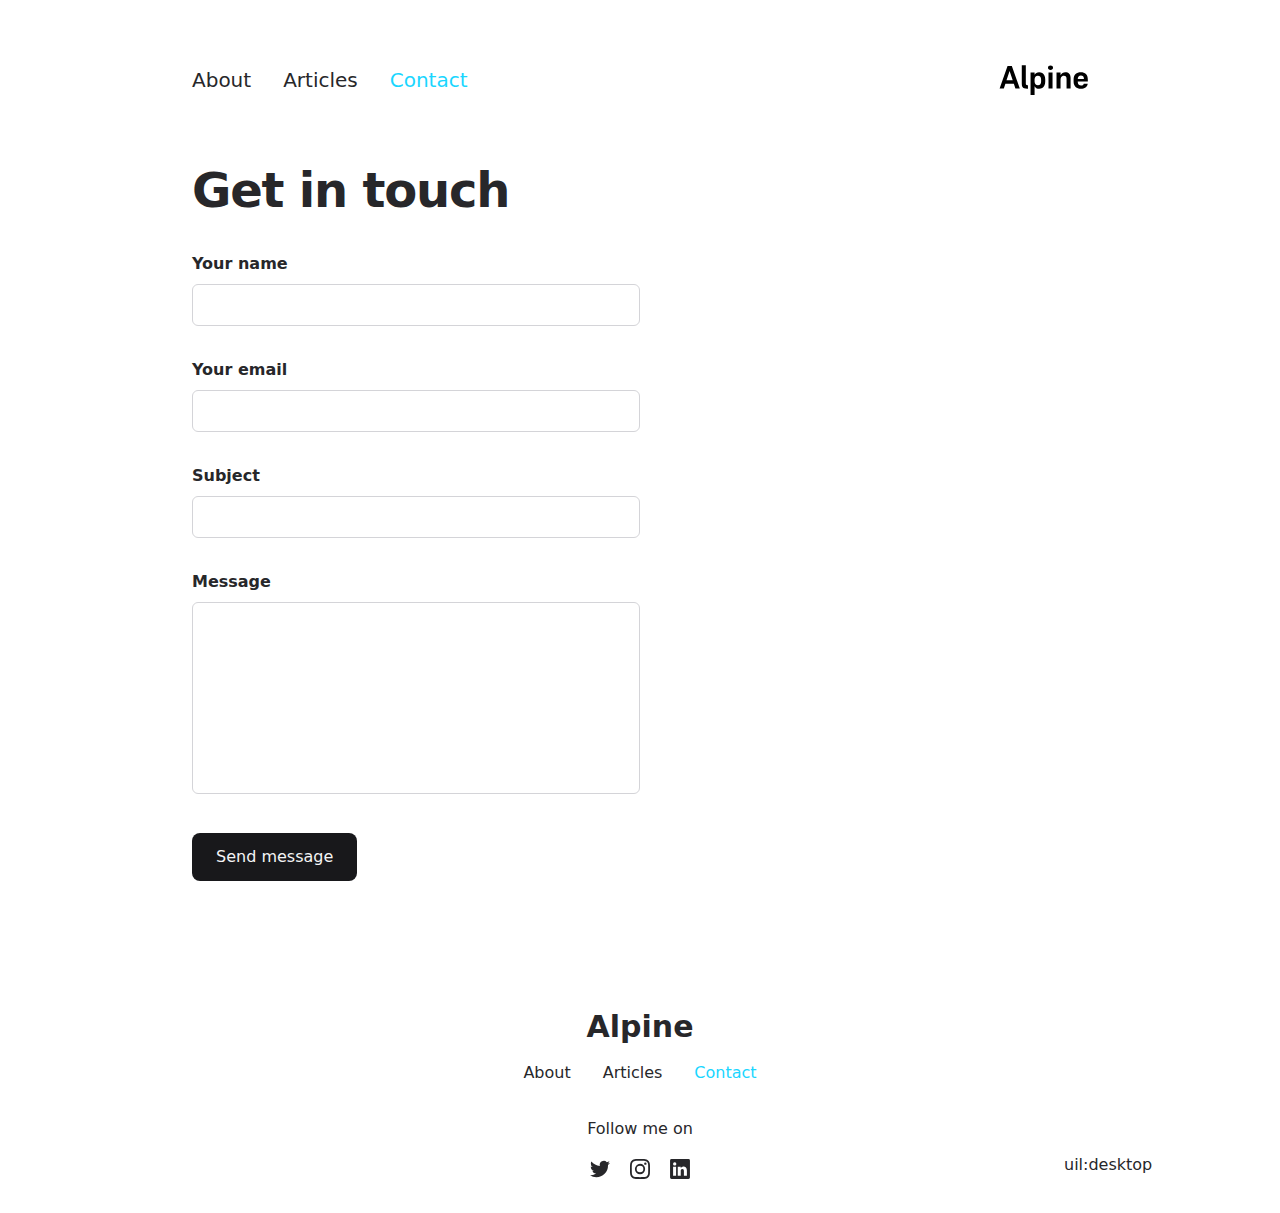
<file: contact/index.html>
<!DOCTYPE html><html  lang="en"><head><meta charset="utf-8">
<meta name="viewport" content="width=device-width, initial-scale=1">
<title>Contact</title>
<meta name="twitter:card" content="summary_large_image">
<meta name="description" content="The minimalist blog theme">
<meta property="og:description" content="The minimalist blog theme">
<meta property="og:image" content="/social-card-preview.png">
<meta property="og:image:width" content="400">
<meta property="og:image:height" content="300">
<meta property="og:image:alt" content="An image showcasing my project.">
<meta property="og:title" content="Contact">
<link rel="preload" as="fetch" crossorigin="anonymous" href="/contact/_payload.json?f0f58f84-601f-4076-a86f-94d7cb66c36a">
<link rel="stylesheet" href="/_nuxt/entry.btSI2xZ-.css">
<link rel="stylesheet" href="/_nuxt/DocumentDrivenNotFound.D7Ogfkhr.css">
<link rel="stylesheet" href="/_nuxt/ProseH1.BwPAspty.css">
<link rel="stylesheet" href="/_nuxt/ContactForm.ClBtTMWp.css">
<link rel="stylesheet" href="/_nuxt/Input.BP8f0S3e.css">
<link rel="stylesheet" href="/_nuxt/Button.cF-Ev9Dv.css">
<link rel="modulepreload" as="script" crossorigin href="/_nuxt/CaSr8pv_.js">
<link rel="modulepreload" as="script" crossorigin href="/_nuxt/B3cvDYST.js">
<link rel="modulepreload" as="script" crossorigin href="/_nuxt/gZ41MmnB.js">
<link rel="modulepreload" as="script" crossorigin href="/_nuxt/DNd7oT3G.js">
<link rel="modulepreload" as="script" crossorigin href="/_nuxt/Xl3_XuYI.js">
<link rel="modulepreload" as="script" crossorigin href="/_nuxt/xFJwaHZa.js">
<link rel="modulepreload" as="script" crossorigin href="/_nuxt/C3IdDkg2.js">
<link rel="modulepreload" as="script" crossorigin href="/_nuxt/DdPd2AnB.js">
<link rel="modulepreload" as="script" crossorigin href="/_nuxt/D1LsctG4.js">
<link rel="modulepreload" as="script" crossorigin href="/_nuxt/CNpn_ZD9.js">
<link rel="modulepreload" as="script" crossorigin href="/_nuxt/B-yAarYw.js">
<link rel="modulepreload" as="script" crossorigin href="/_nuxt/C3PQ37HD.js">
<link rel="modulepreload" as="script" crossorigin href="/_nuxt/hPSymw7Z.js">
<link rel="prefetch" as="style" href="/_nuxt/article.DkPChugH.css">
<link rel="prefetch" as="style" href="/_nuxt/ProseA.D4RtImXF.css">
<link rel="prefetch" as="script" crossorigin href="/_nuxt/D5vXvOJ2.js">
<link rel="prefetch" as="script" crossorigin href="/_nuxt/C4G6Kp-X.js">
<link rel="prefetch" as="script" crossorigin href="/_nuxt/BcWussCh.js">
<link rel="prefetch" as="script" crossorigin href="/_nuxt/BzYoSW-y.js">
<link rel="prefetch" as="script" crossorigin href="/_nuxt/D6e4u5yP.js">
<link rel="prefetch" as="style" href="/_nuxt/useStudio.DzA-IoZ4.css">
<link rel="prefetch" as="script" crossorigin href="/_nuxt/ozgSlERi.js">
<link rel="prefetch" as="style" href="/_nuxt/error-404.Bwq3Qtp8.css">
<link rel="prefetch" as="script" crossorigin href="/_nuxt/DghTHxc0.js">
<link rel="prefetch" as="style" href="/_nuxt/error-500.C69HPPxN.css">
<link rel="prefetch" as="script" crossorigin href="/_nuxt/BrUiD3S2.js">
<script type="module" src="/_nuxt/CaSr8pv_.js" crossorigin></script><style id="pinceau-runtime-hydratable">@media{.phy[--]{--puid:b0ezuk-v;}.pv-66PmdM{max-width:var(--elements-container-maxWidth);padding-left:var(--elements-container-padding-mobile);padding-right:var(--elements-container-padding-mobile);}@media (min-width: 475px){.pv-66PmdM{padding-left:var(--elements-container-padding-xs);padding-right:var(--elements-container-padding-xs);}}@media (min-width: 640px){.pv-66PmdM{padding-left:var(--elements-container-padding-sm);padding-right:var(--elements-container-padding-sm);}}@media (min-width: 768px){.pv-66PmdM{padding-left:var(--elements-container-padding-md);padding-right:var(--elements-container-padding-md);}}} </style><style id="pinceau-theme">@media { :root {--pinceau-mq: initial; --alpine-readableLine: 68ch;--alpine-backdrop-backgroundColor: #f4f4f5b3;--prose-code-inline-padding: 0.2rem 0.375rem 0.2rem 0.375rem;--prose-code-block-backdropFilter: contrast(1);--prose-code-block-border-style: solid;--prose-code-block-border-width: 1px;--prose-tbody-tr-borderBottom-style: dashed;--prose-tbody-tr-borderBottom-width: 1px;--prose-th-textAlign: inherit;--prose-thead-borderBottom-style: solid;--prose-thead-borderBottom-width: 1px;--prose-thead-border-style: solid;--prose-thead-border-width: 0px;--prose-table-textAlign: start;--prose-hr-width: 1px;--prose-hr-style: solid;--prose-li-listStylePosition: outside;--prose-ol-li-markerColor: currentColor;--prose-ol-paddingInlineStart: 21px;--prose-ol-listStyleType: decimal;--prose-ul-li-markerColor: currentColor;--prose-ul-paddingInlineStart: 21px;--prose-ul-listStyleType: disc;--prose-blockquote-border-style: solid;--prose-blockquote-border-width: 4px;--prose-blockquote-quotes: '201C' '201D' '2018' '2019';--prose-blockquote-paddingInlineStart: 24px;--prose-a-code-color-hover: currentColor;--prose-a-code-color-static: currentColor;--prose-a-hasCode-borderBottom: none;--prose-a-border-distance: 2px;--prose-a-border-color-hover: currentColor;--prose-a-border-color-static: currentColor;--prose-a-border-style-hover: solid;--prose-a-border-style-static: dashed;--prose-a-border-width: 1px;--prose-a-color-static: inherit;--prose-a-textDecoration: none;--prose-h6-margin: 3rem 0 2rem;--prose-h5-margin: 3rem 0 2rem;--prose-h4-margin: 3rem 0 2rem;--prose-h3-margin: 3rem 0 2rem;--prose-h2-margin: 3rem 0 2rem;--prose-h1-margin: 0 0 2rem;--prose-p-fontSize: 18px;--typography-lead-loose: 2;--typography-lead-relaxed: 1.625;--typography-lead-normal: 1.5;--typography-lead-snug: 1.375;--typography-lead-tight: 1.25;--typography-lead-none: 1;--typography-lead-10: 2.5rem;--typography-lead-9: 2.25rem;--typography-lead-8: 2rem;--typography-lead-7: 1.75rem;--typography-lead-6: 1.5rem;--typography-lead-5: 1.25rem;--typography-lead-4: 1rem;--typography-lead-3: .75rem;--typography-lead-2: .5rem;--typography-lead-1: .025rem;--typography-fontWeight-black: 900;--typography-fontWeight-extrabold: 800;--typography-fontWeight-bold: 700;--typography-fontWeight-semibold: 600;--typography-fontWeight-medium: 500;--typography-fontWeight-normal: 400;--typography-fontWeight-light: 300;--typography-fontWeight-extralight: 200;--typography-fontWeight-thin: 100;--typography-fontSize-9xl: 128px;--typography-fontSize-8xl: 96px;--typography-fontSize-7xl: 72px;--typography-fontSize-6xl: 60px;--typography-fontSize-5xl: 48px;--typography-fontSize-4xl: 36px;--typography-fontSize-3xl: 30px;--typography-fontSize-2xl: 24px;--typography-fontSize-xl: 20px;--typography-fontSize-lg: 18px;--typography-fontSize-base: 16px;--typography-fontSize-sm: 14px;--typography-fontSize-xs: 12px;--typography-letterSpacing-wide: 0.025em;--typography-letterSpacing-tight: -0.025em;--typography-verticalMargin-base: 24px;--typography-verticalMargin-sm: 16px;--elements-border-secondary-hover: [object Object];--elements-backdrop-background: #fffc;--elements-backdrop-filter: saturate(200%) blur(20px);--elements-container-maxWidth: 64rem;--lead-loose: 2;--lead-relaxed: 1.625;--lead-normal: 1.5;--lead-snug: 1.375;--lead-tight: 1.25;--lead-none: 1;--lead-10: 2.5rem;--lead-9: 2.25rem;--lead-8: 2rem;--lead-7: 1.75rem;--lead-6: 1.5rem;--lead-5: 1.25rem;--lead-4: 1rem;--lead-3: .75rem;--lead-2: .5rem;--lead-1: .025rem;--letterSpacing-widest: 0.1em;--letterSpacing-wider: 0.05em;--letterSpacing-wide: 0.025em;--letterSpacing-normal: 0em;--letterSpacing-tight: -0.025em;--letterSpacing-tighter: -0.05em;--fontSize-9xl: 8rem;--fontSize-8xl: 6rem;--fontSize-7xl: 4.5rem;--fontSize-6xl: 3.75rem;--fontSize-5xl: 3rem;--fontSize-4xl: 2.25rem;--fontSize-3xl: 1.875rem;--fontSize-2xl: 1.5rem;--fontSize-xl: 1.25rem;--fontSize-lg: 1.125rem;--fontSize-base: 1rem;--fontSize-sm: 0.875rem;--fontSize-xs: 0.75rem;--fontWeight-black: 900;--fontWeight-extrabold: 800;--fontWeight-bold: 700;--fontWeight-semibold: 600;--fontWeight-medium: 500;--fontWeight-normal: 400;--fontWeight-light: 300;--fontWeight-extralight: 200;--fontWeight-thin: 100;--font-mono: ui-monospace, SFMono-Regular, Menlo, Monaco, Consolas, Liberation Mono, Courier New, monospace;--font-serif: ui-serif, Georgia, Cambria, Times New Roman, Times, serif;--font-sans: ui-sans-serif, system-ui, -apple-system, BlinkMacSystemFont, Segoe UI, Roboto, Helvetica Neue, Arial, Noto Sans, sans-serif, Apple Color Emoji, Segoe UI Emoji, Segoe UI Symbol, Noto Color Emoji;--opacity-total: 1;--opacity-high: 0.8;--opacity-medium: 0.5;--opacity-soft: 0.3;--opacity-light: 0.15;--opacity-bright: 0.1;--opacity-noOpacity: 0;--borderWidth-lg: 3px;--borderWidth-md: 2px;--borderWidth-sm: 1px;--borderWidth-noBorder: 0;--space-rem-875: 0.875rem;--space-rem-625: 0.625rem;--space-rem-375: 0.375rem;--space-rem-125: 0.125rem;--space-px: 1px;--space-128: 32rem;--space-96: 24rem;--space-80: 20rem;--space-72: 18rem;--space-64: 16rem;--space-60: 15rem;--space-56: 14rem;--space-52: 13rem;--space-48: 12rem;--space-44: 11rem;--space-40: 10rem;--space-36: 9rem;--space-32: 8rem;--space-28: 7rem;--space-24: 6rem;--space-20: 5rem;--space-16: 4rem;--space-14: 3.5rem;--space-12: 3rem;--space-11: 2.75rem;--space-10: 2.5rem;--space-9: 2.25rem;--space-8: 2rem;--space-7: 1.75rem;--space-6: 1.5rem;--space-5: 1.25rem;--space-4: 1rem;--space-3: 0.75rem;--space-2: 0.5rem;--space-1: 0.25rem;--space-0: 0px;--size-full: 100%;--size-7xl: 80rem;--size-6xl: 72rem;--size-5xl: 64rem;--size-4xl: 56rem;--size-3xl: 48rem;--size-2xl: 42rem;--size-xl: 36rem;--size-lg: 32rem;--size-md: 28rem;--size-sm: 24rem;--size-xs: 20rem;--size-200: 200px;--size-104: 104px;--size-80: 80px;--size-64: 64px;--size-56: 56px;--size-48: 48px;--size-40: 40px;--size-32: 32px;--size-24: 24px;--size-20: 20px;--size-16: 16px;--size-12: 12px;--size-8: 8px;--size-6: 6px;--size-4: 4px;--size-2: 2px;--size-0: 0px;--radii-full: 9999px;--radii-3xl: 1.75rem;--radii-2xl: 1.5rem;--radii-xl: 1rem;--radii-lg: 0.75rem;--radii-md: 0.5rem;--radii-sm: 0.375rem;--radii-xs: 0.25rem;--radii-2xs: 0.125rem;--radii-none: 0px;--shadow-none: 0px 0px 0px 0px transparent;--shadow-lg: 0px 10px 15px -3px #000000, 0px 4px 6px -4px #000000;--shadow-md: 0px 4px 6px -1px #000000, 0px 2px 4px -2px #000000;--shadow-sm: 0px 1px 3px 0px #000000, 0px 1px 2px -1px #000000;--shadow-xs: 0px 1px 2px 0px #000000;--height-screen: 100vh;--width-screen: 100vw;--color-primary-900: #002e38;--color-primary-800: #005c70;--color-primary-700: #008aa9;--color-primary-600: #00b9e1;--color-primary-500: #1ad6ff;--color-primary-400: #40ddff;--color-primary-300: #66e4ff;--color-primary-200: #8deaff;--color-primary-100: #b3f1ff;--color-primary-50: #d9f8ff;--color-ruby-900: #380011;--color-ruby-800: #700021;--color-ruby-700: #a90032;--color-ruby-600: #e10043;--color-ruby-500: #ff1a5e;--color-ruby-400: #ff4079;--color-ruby-300: #ff6694;--color-ruby-200: #ff8dae;--color-ruby-100: #ffb3c9;--color-ruby-50: #ffd9e4;--color-pink-900: #380025;--color-pink-800: #70004b;--color-pink-700: #a90070;--color-pink-600: #e10095;--color-pink-500: #ff1ab2;--color-pink-400: #ff40bf;--color-pink-300: #ff66cc;--color-pink-200: #ff8dd8;--color-pink-100: #ffb3e5;--color-pink-50: #ffd9f2;--color-purple-900: #190038;--color-purple-800: #330070;--color-purple-700: #4c00a9;--color-purple-600: #6500e1;--color-purple-500: #811aff;--color-purple-400: #9640ff;--color-purple-300: #ab66ff;--color-purple-200: #c08dff;--color-purple-100: #d5b3ff;--color-purple-50: #ead9ff;--color-royalblue-900: #0b0531;--color-royalblue-800: #160a62;--color-royalblue-700: #211093;--color-royalblue-600: #2c15c4;--color-royalblue-500: #4127e8;--color-royalblue-400: #614bec;--color-royalblue-300: #806ff0;--color-royalblue-200: #a093f3;--color-royalblue-100: #c0b7f7;--color-royalblue-50: #dfdbfb;--color-indigoblue-900: #001238;--color-indigoblue-800: #002370;--color-indigoblue-700: #0035a9;--color-indigoblue-600: #0047e1;--color-indigoblue-500: #1a62ff;--color-indigoblue-400: #407cff;--color-indigoblue-300: #6696ff;--color-indigoblue-200: #8db0ff;--color-indigoblue-100: #b3cbff;--color-indigoblue-50: #d9e5ff;--color-blue-900: #002438;--color-blue-800: #004870;--color-blue-700: #006ca9;--color-blue-600: #0090e1;--color-blue-500: #1aadff;--color-blue-400: #40bbff;--color-blue-300: #66c8ff;--color-blue-200: #8dd6ff;--color-blue-100: #b3e4ff;--color-blue-50: #d9f1ff;--color-lightblue-900: #002e38;--color-lightblue-800: #005c70;--color-lightblue-700: #008aa9;--color-lightblue-600: #00b9e1;--color-lightblue-500: #1ad6ff;--color-lightblue-400: #40ddff;--color-lightblue-300: #66e4ff;--color-lightblue-200: #8deaff;--color-lightblue-100: #b3f1ff;--color-lightblue-50: #d9f8ff;--color-teal-900: #062a28;--color-teal-800: #0b544f;--color-teal-700: #117d77;--color-teal-600: #16a79e;--color-teal-500: #1cd1c6;--color-teal-400: #36e4da;--color-teal-300: #5fe9e1;--color-teal-200: #87efe9;--color-teal-100: #aff4f0;--color-teal-50: #d7faf8;--color-pear-900: #2a2b09;--color-pear-800: #545512;--color-pear-700: #7e801b;--color-pear-600: #a8aa24;--color-pear-500: #d0d32f;--color-pear-400: #d8da52;--color-pear-300: #e0e274;--color-pear-200: #e8e997;--color-pear-100: #eff0ba;--color-pear-50: #f7f8dc;--color-red-900: #380300;--color-red-800: #700700;--color-red-700: #a90a00;--color-red-600: #e10e00;--color-red-500: #ff281a;--color-red-400: #ff4c40;--color-red-300: #ff7066;--color-red-200: #ff948d;--color-red-100: #ffb7b3;--color-red-50: #ffdbd9;--color-orange-900: #381800;--color-orange-800: #702f00;--color-orange-700: #a94700;--color-orange-600: #e15e00;--color-orange-500: #ff7a1a;--color-orange-400: #ff9040;--color-orange-300: #ffa666;--color-orange-200: #ffbd8d;--color-orange-100: #ffd3b3;--color-orange-50: #ffe9d9;--color-yellow-900: #362b03;--color-yellow-800: #6d5605;--color-yellow-700: #a38108;--color-yellow-600: #daac0a;--color-yellow-500: #f5c828;--color-yellow-400: #f7d14c;--color-yellow-300: #f8da70;--color-yellow-200: #fae393;--color-yellow-100: #fcedb7;--color-yellow-50: #fdf6db;--color-green-900: #003f25;--color-green-800: #005e38;--color-green-700: #007e4a;--color-green-600: #009d5d;--color-green-500: #00bd6f;--color-green-400: #00dc82;--color-green-300: #30ffaa;--color-green-200: #83ffcc;--color-green-100: #acffdd;--color-green-50: #d6ffee;--color-gray-900: #18181B;--color-gray-800: #27272A;--color-gray-700: #3f3f46;--color-gray-600: #52525B;--color-gray-500: #71717A;--color-gray-400: #a1a1aa;--color-gray-300: #D4d4d8;--color-gray-200: #e4e4e7;--color-gray-100: #f4f4f5;--color-gray-50: #fafafa;--color-black: #0c0c0d;--color-white: #FFFFFF;--media-portrait: only screen and (orientation: portrait);--media-landscape: only screen and (orientation: landscape);--media-rm: (prefers-reduced-motion: reduce);--media-2xl: (min-width: 1536px);--media-xl: (min-width: 1280px);--media-lg: (min-width: 1024px);--media-md: (min-width: 768px);--media-sm: (min-width: 640px);--media-xs: (min-width: 475px);--alpine-body-color: var(--color-gray-800);--alpine-body-backgroundColor: var(--color-white);--prose-code-inline-fontWeight: var(--typography-fontWeight-normal);--prose-code-inline-fontSize: var(--typography-fontSize-sm);--prose-code-inline-borderRadius: var(--radii-xs);--prose-code-block-pre-padding: var(--typography-verticalMargin-sm);--prose-code-block-margin: var(--typography-verticalMargin-base) 0;--prose-code-block-fontSize: var(--typography-fontSize-sm);--prose-tbody-code-inline-fontSize: var(--typography-fontSize-sm);--prose-tbody-td-padding: var(--typography-verticalMargin-sm);--prose-th-fontWeight: var(--typography-fontWeight-semibold);--prose-th-padding: 0 var(--typography-verticalMargin-sm) var(--typography-verticalMargin-sm) var(--typography-verticalMargin-sm);--prose-table-lineHeight: var(--typography-lead-6);--prose-table-fontSize: var(--typography-fontSize-sm);--prose-table-margin: var(--typography-verticalMargin-base) 0;--prose-hr-margin: var(--typography-verticalMargin-base) 0;--prose-li-margin: var(--typography-verticalMargin-sm) 0;--prose-ol-margin: var(--typography-verticalMargin-base) 0;--prose-ul-margin: var(--typography-verticalMargin-base) 0;--prose-blockquote-margin: var(--typography-verticalMargin-base) 0;--prose-a-code-border-style: var(--prose-a-border-style-static);--prose-a-code-border-width: var(--prose-a-border-width);--prose-a-fontWeight: var(--typography-fontWeight-medium);--prose-img-margin: var(--typography-verticalMargin-base) 0;--prose-strong-fontWeight: var(--typography-fontWeight-semibold);--prose-h6-iconSize: var(--typography-fontSize-base);--prose-h6-fontWeight: var(--typography-fontWeight-semibold);--prose-h6-lineHeight: var(--typography-lead-normal);--prose-h6-fontSize: var(--typography-fontSize-lg);--prose-h5-iconSize: var(--typography-fontSize-lg);--prose-h5-fontWeight: var(--typography-fontWeight-semibold);--prose-h5-lineHeight: var(--typography-lead-snug);--prose-h5-fontSize: var(--typography-fontSize-xl);--prose-h4-iconSize: var(--typography-fontSize-lg);--prose-h4-letterSpacing: var(--typography-letterSpacing-tight);--prose-h4-fontWeight: var(--typography-fontWeight-semibold);--prose-h4-lineHeight: var(--typography-lead-snug);--prose-h4-fontSize: var(--typography-fontSize-2xl);--prose-h3-iconSize: var(--typography-fontSize-xl);--prose-h3-letterSpacing: var(--typography-letterSpacing-tight);--prose-h3-fontWeight: var(--typography-fontWeight-semibold);--prose-h3-lineHeight: var(--typography-lead-snug);--prose-h3-fontSize: var(--typography-fontSize-3xl);--prose-h2-iconSize: var(--typography-fontSize-2xl);--prose-h2-letterSpacing: var(--typography-letterSpacing-tight);--prose-h2-fontWeight: var(--typography-fontWeight-semibold);--prose-h2-lineHeight: var(--typography-lead-tight);--prose-h2-fontSize: var(--typography-fontSize-4xl);--prose-h1-iconSize: var(--typography-fontSize-3xl);--prose-h1-letterSpacing: var(--typography-letterSpacing-tight);--prose-h1-fontWeight: var(--typography-fontWeight-bold);--prose-h1-lineHeight: var(--typography-lead-tight);--prose-h1-fontSize: var(--typography-fontSize-5xl);--prose-p-br-margin: var(--typography-verticalMargin-base) 0 0 0;--prose-p-margin: var(--typography-verticalMargin-base) 0;--prose-p-lineHeight: var(--typography-lead-normal);--typography-color-primary-900: var(--color-primary-900);--typography-color-primary-800: var(--color-primary-800);--typography-color-primary-700: var(--color-primary-700);--typography-color-primary-600: var(--color-primary-600);--typography-color-primary-500: var(--color-primary-500);--typography-color-primary-400: var(--color-primary-400);--typography-color-primary-300: var(--color-primary-300);--typography-color-primary-200: var(--color-primary-200);--typography-color-primary-100: var(--color-primary-100);--typography-color-primary-50: var(--color-primary-50);--typography-font-code: var(--font-mono);--typography-font-body: var(--font-sans);--typography-font-display: var(--font-sans);--typography-body-backgroundColor: var(--color-white);--typography-body-color: var(--color-black);--elements-state-danger-borderColor-secondary: var(--color-red-200);--elements-state-danger-borderColor-primary: var(--color-red-100);--elements-state-danger-backgroundColor-secondary: var(--color-red-100);--elements-state-danger-backgroundColor-primary: var(--color-red-50);--elements-state-danger-color-secondary: var(--color-red-600);--elements-state-danger-color-primary: var(--color-red-500);--elements-state-warning-borderColor-secondary: var(--color-yellow-200);--elements-state-warning-borderColor-primary: var(--color-yellow-100);--elements-state-warning-backgroundColor-secondary: var(--color-yellow-100);--elements-state-warning-backgroundColor-primary: var(--color-yellow-50);--elements-state-warning-color-secondary: var(--color-yellow-700);--elements-state-warning-color-primary: var(--color-yellow-600);--elements-state-success-borderColor-secondary: var(--color-green-200);--elements-state-success-borderColor-primary: var(--color-green-100);--elements-state-success-backgroundColor-secondary: var(--color-green-100);--elements-state-success-backgroundColor-primary: var(--color-green-50);--elements-state-success-color-secondary: var(--color-green-600);--elements-state-success-color-primary: var(--color-green-500);--elements-state-info-borderColor-secondary: var(--color-blue-200);--elements-state-info-borderColor-primary: var(--color-blue-100);--elements-state-info-backgroundColor-secondary: var(--color-blue-100);--elements-state-info-backgroundColor-primary: var(--color-blue-50);--elements-state-info-color-secondary: var(--color-blue-600);--elements-state-info-color-primary: var(--color-blue-500);--elements-state-primary-borderColor-secondary: var(--color-primary-200);--elements-state-primary-borderColor-primary: var(--color-primary-100);--elements-state-primary-backgroundColor-secondary: var(--color-primary-100);--elements-state-primary-backgroundColor-primary: var(--color-primary-50);--elements-state-primary-color-secondary: var(--color-primary-700);--elements-state-primary-color-primary: var(--color-primary-600);--elements-surface-secondary-backgroundColor: var(--color-gray-200);--elements-surface-primary-backgroundColor: var(--color-gray-100);--elements-surface-background-base: var(--color-gray-100);--elements-border-secondary-static: var(--color-gray-200);--elements-border-primary-hover: var(--color-gray-200);--elements-border-primary-static: var(--color-gray-100);--elements-container-padding-md: var(--space-16);--elements-container-padding-sm: var(--space-12);--elements-container-padding-xs: var(--space-8);--elements-container-padding-mobile: var(--space-6);--elements-text-secondary-color-hover: var(--color-gray-700);--elements-text-secondary-color-static: var(--color-gray-500);--elements-text-primary-color-static: var(--color-gray-900);--text-6xl-lineHeight: var(--lead-none);--text-6xl-fontSize: var(--fontSize-6xl);--text-5xl-lineHeight: var(--lead-none);--text-5xl-fontSize: var(--fontSize-5xl);--text-4xl-lineHeight: var(--lead-10);--text-4xl-fontSize: var(--fontSize-4xl);--text-3xl-lineHeight: var(--lead-9);--text-3xl-fontSize: var(--fontSize-3xl);--text-2xl-lineHeight: var(--lead-8);--text-2xl-fontSize: var(--fontSize-2xl);--text-xl-lineHeight: var(--lead-7);--text-xl-fontSize: var(--fontSize-xl);--text-lg-lineHeight: var(--lead-7);--text-lg-fontSize: var(--fontSize-lg);--text-base-lineHeight: var(--lead-6);--text-base-fontSize: var(--fontSize-base);--text-sm-lineHeight: var(--lead-5);--text-sm-fontSize: var(--fontSize-sm);--text-xs-lineHeight: var(--lead-4);--text-xs-fontSize: var(--fontSize-xs);--shadow-2xl: 0px 25px 50px -12px var(--color-gray-900);--shadow-xl: 0px 20px 25px -5px var(--color-gray-400), 0px 8px 10px -6px #000000;--color-secondary-900: var(--color-gray-900);--color-secondary-800: var(--color-gray-800);--color-secondary-700: var(--color-gray-700);--color-secondary-600: var(--color-gray-600);--color-secondary-500: var(--color-gray-500);--color-secondary-400: var(--color-gray-400);--color-secondary-300: var(--color-gray-300);--color-secondary-200: var(--color-gray-200);--color-secondary-100: var(--color-gray-100);--color-secondary-50: var(--color-gray-50);--prose-a-code-background-hover: var(--typography-color-primary-50);--prose-a-code-border-color-hover: var(--typography-color-primary-500);--prose-a-color-hover: var(--typography-color-primary-500);--typography-color-secondary-900: var(--color-secondary-900);--typography-color-secondary-800: var(--color-secondary-800);--typography-color-secondary-700: var(--color-secondary-700);--typography-color-secondary-600: var(--color-secondary-600);--typography-color-secondary-500: var(--color-secondary-500);--typography-color-secondary-400: var(--color-secondary-400);--typography-color-secondary-300: var(--color-secondary-300);--typography-color-secondary-200: var(--color-secondary-200);--typography-color-secondary-100: var(--color-secondary-100);--typography-color-secondary-50: var(--color-secondary-50);--prose-code-inline-backgroundColor: var(--typography-color-secondary-100);--prose-code-inline-color: var(--typography-color-secondary-700);--prose-code-block-backgroundColor: var(--typography-color-secondary-100);--prose-code-block-color: var(--typography-color-secondary-700);--prose-code-block-border-color: var(--typography-color-secondary-200);--prose-tbody-tr-borderBottom-color: var(--typography-color-secondary-200);--prose-th-color: var(--typography-color-secondary-600);--prose-thead-borderBottom-color: var(--typography-color-secondary-200);--prose-thead-border-color: var(--typography-color-secondary-300);--prose-hr-color: var(--typography-color-secondary-200);--prose-blockquote-border-color: var(--typography-color-secondary-200);--prose-blockquote-color: var(--typography-color-secondary-500);--prose-a-code-border-color-static: var(--typography-color-secondary-400); } }@media { :root.dark {--pinceau-mq: dark; --alpine-backdrop-backgroundColor: #18181bb3;--prose-code-block-backdropFilter: contrast(1);--prose-ol-li-markerColor: currentColor;--prose-ul-li-markerColor: currentColor;--prose-a-code-color-hover: currentColor;--prose-a-code-color-static: currentColor;--prose-a-border-color-hover: currentColor;--prose-a-border-color-static: currentColor;--prose-a-color-static: inherit;--elements-backdrop-background: #0c0d0ccc;--alpine-body-color: var(--color-gray-200);--alpine-body-backgroundColor: var(--color-black);--typography-body-backgroundColor: var(--color-black);--typography-body-color: var(--color-white);--elements-state-danger-borderColor-secondary: var(--color-red-700);--elements-state-danger-borderColor-primary: var(--color-red-800);--elements-state-danger-backgroundColor-secondary: var(--color-red-800);--elements-state-danger-backgroundColor-primary: var(--color-red-900);--elements-state-danger-color-secondary: var(--color-red-200);--elements-state-danger-color-primary: var(--color-red-300);--elements-state-warning-borderColor-secondary: var(--color-yellow-700);--elements-state-warning-borderColor-primary: var(--color-yellow-800);--elements-state-warning-backgroundColor-secondary: var(--color-yellow-800);--elements-state-warning-backgroundColor-primary: var(--color-yellow-900);--elements-state-warning-color-secondary: var(--color-yellow-200);--elements-state-warning-color-primary: var(--color-yellow-400);--elements-state-success-borderColor-secondary: var(--color-green-700);--elements-state-success-borderColor-primary: var(--color-green-800);--elements-state-success-backgroundColor-secondary: var(--color-green-800);--elements-state-success-backgroundColor-primary: var(--color-green-900);--elements-state-success-color-secondary: var(--color-green-200);--elements-state-success-color-primary: var(--color-green-400);--elements-state-info-borderColor-secondary: var(--color-blue-700);--elements-state-info-borderColor-primary: var(--color-blue-800);--elements-state-info-backgroundColor-secondary: var(--color-blue-800);--elements-state-info-backgroundColor-primary: var(--color-blue-900);--elements-state-info-color-secondary: var(--color-blue-200);--elements-state-info-color-primary: var(--color-blue-400);--elements-state-primary-borderColor-secondary: var(--color-primary-700);--elements-state-primary-borderColor-primary: var(--color-primary-800);--elements-state-primary-backgroundColor-secondary: var(--color-primary-800);--elements-state-primary-backgroundColor-primary: var(--color-primary-900);--elements-state-primary-color-secondary: var(--color-primary-200);--elements-state-primary-color-primary: var(--color-primary-400);--elements-surface-secondary-backgroundColor: var(--color-gray-800);--elements-surface-primary-backgroundColor: var(--color-gray-900);--elements-surface-background-base: var(--color-gray-900);--elements-border-secondary-static: var(--color-gray-800);--elements-border-primary-hover: var(--color-gray-800);--elements-border-primary-static: var(--color-gray-900);--elements-text-secondary-color-hover: var(--color-gray-200);--elements-text-secondary-color-static: var(--color-gray-400);--elements-text-primary-color-static: var(--color-gray-50);--prose-a-code-background-hover: var(--typography-color-primary-900);--prose-a-code-border-color-hover: var(--typography-color-primary-600);--prose-a-color-hover: var(--typography-color-primary-400);--prose-code-inline-backgroundColor: var(--typography-color-secondary-800);--prose-code-inline-color: var(--typography-color-secondary-200);--prose-code-block-backgroundColor: var(--typography-color-secondary-900);--prose-code-block-color: var(--typography-color-secondary-200);--prose-code-block-border-color: var(--typography-color-secondary-800);--prose-tbody-tr-borderBottom-color: var(--typography-color-secondary-800);--prose-th-color: var(--typography-color-secondary-400);--prose-thead-borderBottom-color: var(--typography-color-secondary-800);--prose-thead-border-color: var(--typography-color-secondary-600);--prose-hr-color: var(--typography-color-secondary-800);--prose-blockquote-border-color: var(--typography-color-secondary-700);--prose-blockquote-color: var(--typography-color-secondary-400);--prose-a-code-border-color-static: var(--typography-color-secondary-600); } }</style><script>"use strict";(()=>{const a=window,e=document.documentElement,c=window.localStorage,d=["dark","light"],n=c&&c.getItem&&c.getItem("nuxt-color-mode")||"system";let l=n==="system"?f():n;const i=e.getAttribute("data-color-mode-forced");i&&(l=i),r(l),a["__NUXT_COLOR_MODE__"]={preference:n,value:l,getColorScheme:f,addColorScheme:r,removeColorScheme:u};function r(o){const t=""+o+"",s="";e.classList?e.classList.add(t):e.className+=" "+t,s&&e.setAttribute("data-"+s,o)}function u(o){const t=""+o+"",s="";e.classList?e.classList.remove(t):e.className=e.className.replace(new RegExp(t,"g"),""),s&&e.removeAttribute("data-"+s)}function m(o){return a.matchMedia("(prefers-color-scheme"+o+")")}function f(){if(a.matchMedia&&m("").media!=="not all"){for(const o of d)if(m(":"+o).matches)return o}return"light"}})();
</script></head><body><div id="__nuxt"><div class="container pv-66PmdM pc-b0ezuk app-layout" data-v-b7128002 data-v-aa14d472><!--[--><div class="nuxt-progress" style="width:0%;height:3px;opacity:0;background-size:Infinity% auto;" data-v-b7128002></div><header class="right" data-v-b7128002 data-v-dfd7c317><div class="menu" data-v-dfd7c317><button aria-label="Navigation Menu" data-v-dfd7c317><svg width="24" height="24" viewBox="0 0 68 68" fill="currentColor" xmlns="http://www.w3.org/2000/svg" data-v-dfd7c317><path d="M8 34C8 32.1362 8 31.2044 8.30448 30.4693C8.71046 29.4892 9.48915 28.7105 10.4693 28.3045C11.2044 28 12.1362 28 14 28C15.8638 28 16.7956 28 17.5307 28.3045C18.5108 28.7105 19.2895 29.4892 19.6955 30.4693C20 31.2044 20 32.1362 20 34C20 35.8638 20 36.7956 19.6955 37.5307C19.2895 38.5108 18.5108 39.2895 17.5307 39.6955C16.7956 40 15.8638 40 14 40C12.1362 40 11.2044 40 10.4693 39.6955C9.48915 39.2895 8.71046 38.5108 8.30448 37.5307C8 36.7956 8 35.8638 8 34Z" data-v-dfd7c317></path><path d="M28 34C28 32.1362 28 31.2044 28.3045 30.4693C28.7105 29.4892 29.4892 28.7105 30.4693 28.3045C31.2044 28 32.1362 28 34 28C35.8638 28 36.7956 28 37.5307 28.3045C38.5108 28.7105 39.2895 29.4892 39.6955 30.4693C40 31.2044 40 32.1362 40 34C40 35.8638 40 36.7956 39.6955 37.5307C39.2895 38.5108 38.5108 39.2895 37.5307 39.6955C36.7956 40 35.8638 40 34 40C32.1362 40 31.2044 40 30.4693 39.6955C29.4892 39.2895 28.7105 38.5108 28.3045 37.5307C28 36.7956 28 35.8638 28 34Z" data-v-dfd7c317></path><path d="M48 34C48 32.1362 48 31.2044 48.3045 30.4693C48.7105 29.4892 49.4892 28.7105 50.4693 28.3045C51.2044 28 52.1362 28 54 28C55.8638 28 56.7956 28 57.5307 28.3045C58.5108 28.7105 59.2895 29.4892 59.6955 30.4693C60 31.2044 60 32.1362 60 34C60 35.8638 60 36.7956 59.6955 37.5307C59.2895 38.5108 58.5108 39.2895 57.5307 39.6955C56.7956 40 55.8638 40 54 40C52.1362 40 51.2044 40 50.4693 39.6955C49.4892 39.2895 48.7105 38.5108 48.3045 37.5307C48 36.7956 48 35.8638 48 34Z" data-v-dfd7c317></path></svg></button></div><div class="overlay" data-v-dfd7c317><nav data-v-dfd7c317 data-v-553f153c><ul data-v-553f153c><!--[--><li data-v-553f153c><a href="/" class="" data-v-553f153c><span class="underline-fx" data-v-553f153c></span> About</a></li><li data-v-553f153c><a href="/articles" class="" data-v-553f153c><span class="underline-fx" data-v-553f153c></span> Articles</a></li><li data-v-553f153c><a aria-current="page" href="/contact" class="router-link-active router-link-exact-active" data-v-553f153c><span class="underline-fx" data-v-553f153c></span> Contact</a></li><!--]--></ul></nav></div><div class="logo" data-v-dfd7c317><a href="/" class="" data-v-dfd7c317><img src="/logo-dark.svg" class="dark-img" alt="alpine" width="89" height="31" data-v-dfd7c317><img src="/logo.svg" class="light-img" alt="alpine" width="89" height="31" data-v-dfd7c317></a></div><div class="main-nav" data-v-dfd7c317><nav data-v-dfd7c317 data-v-553f153c><ul data-v-553f153c><!--[--><li data-v-553f153c><a href="/" class="" data-v-553f153c><span class="underline-fx" data-v-553f153c></span> About</a></li><li data-v-553f153c><a href="/articles" class="" data-v-553f153c><span class="underline-fx" data-v-553f153c></span> Articles</a></li><li data-v-553f153c><a aria-current="page" href="/contact" class="router-link-active router-link-exact-active" data-v-553f153c><span class="underline-fx" data-v-553f153c></span> Contact</a></li><!--]--></ul></nav></div></header><!--[--><div class="document-driven-page"><main><!--[--><div><h1 id="get-in-touch" data-v-b4b13d7a><a aria-current="page" href="/contact#get-in-touch" class="router-link-active router-link-exact-active" data-v-b4b13d7a><!--[-->Get in touch<!--]--><!----></a></h1><form class="contact-form" method="POST" action data-v-e6fa6719><div class="inputs" data-v-e6fa6719><!--[--><div data-v-e6fa6719 data-v-ba2abbb3><label for="name" data-v-ba2abbb3>Your name</label><input id="name" name="name" value="" type="text" placeholder="" data-v-ba2abbb3></div><div data-v-e6fa6719 data-v-ba2abbb3><label for="email" data-v-ba2abbb3>Your email</label><input id="email" name="email" value="" type="email" placeholder="" data-v-ba2abbb3></div><div data-v-e6fa6719 data-v-ba2abbb3><label for="subject" data-v-ba2abbb3>Subject</label><input id="subject" name="subject" value="" type="text" placeholder="" data-v-ba2abbb3></div><div data-v-e6fa6719 data-v-ba2abbb3><label for="message" data-v-ba2abbb3>Message</label><textarea id="message" name="message" type="textarea" placeholder="" data-v-ba2abbb3></textarea></div><!--]--></div><div data-v-e6fa6719><button type="submit" disabled data-v-e6fa6719 data-v-970c8c3e><!--[-->Send message<!--]--></button></div></form></div><!--]--></main></div><!--]--><footer class="center" data-v-b7128002 data-v-2d5209d7><a href="https://www.github.com/nuxt-themes/alpine" rel="noopener noreferrer" class="credits" data-v-2d5209d7>Alpine</a><div class="navigation" data-v-2d5209d7><nav data-v-2d5209d7 data-v-553f153c><ul data-v-553f153c><!--[--><li data-v-553f153c><a href="/" class="" data-v-553f153c><span class="underline-fx" data-v-553f153c></span> About</a></li><li data-v-553f153c><a href="/articles" class="" data-v-553f153c><span class="underline-fx" data-v-553f153c></span> Articles</a></li><li data-v-553f153c><a aria-current="page" href="/contact" class="router-link-active router-link-exact-active" data-v-553f153c><span class="underline-fx" data-v-553f153c></span> Contact</a></li><!--]--></ul></nav></div><p class="message" data-v-2d5209d7>Follow me on</p><div class="icons" data-v-2d5209d7><div class="social" data-v-2d5209d7><!--[--><a href="https://twitter.com/nuxtlabs" rel="noopener noreferrer" target="_blank" title="nuxtlabs" aria-label="nuxtlabs" data-v-3529012b><svg xmlns="http://www.w3.org/2000/svg" xmlns:xlink="http://www.w3.org/1999/xlink" aria-hidden="true" role="img" class="icon" data-v-3529012b style="" width="1em" height="1em" viewBox="0 0 24 24" data-v-bcfe47ef><path fill="currentColor" d="M22 5.8a8.49 8.49 0 0 1-2.36.64a4.13 4.13 0 0 0 1.81-2.27a8.21 8.21 0 0 1-2.61 1a4.1 4.1 0 0 0-7 3.74a11.64 11.64 0 0 1-8.45-4.29a4.16 4.16 0 0 0-.55 2.07a4.09 4.09 0 0 0 1.82 3.41a4.05 4.05 0 0 1-1.86-.51v.05a4.1 4.1 0 0 0 3.3 4a3.93 3.93 0 0 1-1.1.17a4.9 4.9 0 0 1-.77-.07a4.11 4.11 0 0 0 3.83 2.84A8.22 8.22 0 0 1 3 18.34a7.93 7.93 0 0 1-1-.06a11.57 11.57 0 0 0 6.29 1.85A11.59 11.59 0 0 0 20 8.45v-.53a8.43 8.43 0 0 0 2-2.12"/></svg></a><a href="https://instagram.com/atinuxt" rel="noopener noreferrer" target="_blank" title="atinuxt" aria-label="atinuxt" data-v-3529012b><svg xmlns="http://www.w3.org/2000/svg" xmlns:xlink="http://www.w3.org/1999/xlink" aria-hidden="true" role="img" class="icon" data-v-3529012b style="" width="1em" height="1em" viewBox="0 0 24 24" data-v-bcfe47ef><path fill="currentColor" d="M17.34 5.46a1.2 1.2 0 1 0 1.2 1.2a1.2 1.2 0 0 0-1.2-1.2m4.6 2.42a7.59 7.59 0 0 0-.46-2.43a4.94 4.94 0 0 0-1.16-1.77a4.7 4.7 0 0 0-1.77-1.15a7.3 7.3 0 0 0-2.43-.47C15.06 2 14.72 2 12 2s-3.06 0-4.12.06a7.3 7.3 0 0 0-2.43.47a4.78 4.78 0 0 0-1.77 1.15a4.7 4.7 0 0 0-1.15 1.77a7.3 7.3 0 0 0-.47 2.43C2 8.94 2 9.28 2 12s0 3.06.06 4.12a7.3 7.3 0 0 0 .47 2.43a4.7 4.7 0 0 0 1.15 1.77a4.78 4.78 0 0 0 1.77 1.15a7.3 7.3 0 0 0 2.43.47C8.94 22 9.28 22 12 22s3.06 0 4.12-.06a7.3 7.3 0 0 0 2.43-.47a4.7 4.7 0 0 0 1.77-1.15a4.85 4.85 0 0 0 1.16-1.77a7.59 7.59 0 0 0 .46-2.43c0-1.06.06-1.4.06-4.12s0-3.06-.06-4.12M20.14 16a5.61 5.61 0 0 1-.34 1.86a3.06 3.06 0 0 1-.75 1.15a3.19 3.19 0 0 1-1.15.75a5.61 5.61 0 0 1-1.86.34c-1 .05-1.37.06-4 .06s-3 0-4-.06a5.73 5.73 0 0 1-1.94-.3a3.27 3.27 0 0 1-1.1-.75a3 3 0 0 1-.74-1.15a5.54 5.54 0 0 1-.4-1.9c0-1-.06-1.37-.06-4s0-3 .06-4a5.54 5.54 0 0 1 .35-1.9A3 3 0 0 1 5 5a3.14 3.14 0 0 1 1.1-.8A5.73 5.73 0 0 1 8 3.86c1 0 1.37-.06 4-.06s3 0 4 .06a5.61 5.61 0 0 1 1.86.34a3.06 3.06 0 0 1 1.19.8a3.06 3.06 0 0 1 .75 1.1a5.61 5.61 0 0 1 .34 1.9c.05 1 .06 1.37.06 4s-.01 3-.06 4M12 6.87A5.13 5.13 0 1 0 17.14 12A5.12 5.12 0 0 0 12 6.87m0 8.46A3.33 3.33 0 1 1 15.33 12A3.33 3.33 0 0 1 12 15.33"/></svg></a><a href="https://www.linkedin.com/company/nuxtlabs" rel="noopener noreferrer" target="_blank" title="LinkedIn" aria-label="LinkedIn" data-v-3529012b><svg xmlns="http://www.w3.org/2000/svg" xmlns:xlink="http://www.w3.org/1999/xlink" aria-hidden="true" role="img" class="icon" data-v-3529012b style="" width="1em" height="1em" viewBox="0 0 24 24" data-v-bcfe47ef><path fill="currentColor" d="M20.47 2H3.53a1.45 1.45 0 0 0-1.47 1.43v17.14A1.45 1.45 0 0 0 3.53 22h16.94a1.45 1.45 0 0 0 1.47-1.43V3.43A1.45 1.45 0 0 0 20.47 2M8.09 18.74h-3v-9h3ZM6.59 8.48a1.56 1.56 0 1 1 0-3.12a1.57 1.57 0 1 1 0 3.12m12.32 10.26h-3v-4.83c0-1.21-.43-2-1.52-2A1.65 1.65 0 0 0 12.85 13a2 2 0 0 0-.1.73v5h-3v-9h3V11a3 3 0 0 1 2.71-1.5c2 0 3.45 1.29 3.45 4.06Z"/></svg></a><!--]--></div><div class="color-mode-switch" data-v-2d5209d7><button aria-label="Color Mode" data-v-2d5209d7 data-v-323f7ca0><span data-v-323f7ca0></span></button></div></div></footer><!--]--></div></div><div id="teleports"></div><script type="application/json" id="__NUXT_DATA__" data-ssr="true" data-src="/contact/_payload.json?f0f58f84-601f-4076-a86f-94d7cb66c36a">[{"state":1,"once":92,"_errors":94,"serverRendered":65,"path":7,"prerenderedAt":96},["Reactive",2],{"$sdd-pages":3,"$sdd-surrounds":37,"$sdd-globals":61,"$scolor-mode":63,"$sdd-navigation":66,"$sicons":83},["ShallowRef",4],["ShallowReactive",5],{"/contact":6},{"_path":7,"_dir":8,"_draft":9,"_partial":9,"_locale":8,"title":10,"description":8,"layout":11,"body":12,"_type":32,"_id":33,"_source":34,"_file":35,"_extension":36},"/contact","",false,"Contact","default",{"type":13,"children":14,"toc":29},"root",[15,24],{"type":16,"tag":17,"props":18,"children":20},"element","h1",{"id":19},"get-in-touch",[21],{"type":22,"value":23},"text","Get in touch",{"type":16,"tag":25,"props":26,"children":28},"contact-form",{":fields":27},"[{\"type\":\"text\",\"name\":\"name\",\"label\":\"Your name\",\"required\":true},{\"type\":\"email\",\"name\":\"email\",\"label\":\"Your email\",\"required\":true},{\"type\":\"text\",\"name\":\"subject\",\"label\":\"Subject\",\"required\":false},{\"type\":\"textarea\",\"name\":\"message\",\"label\":\"Message\",\"required\":true}]",[],{"title":8,"searchDepth":30,"depth":30,"links":31},2,[],"markdown","content:3.contact.md","content","3.contact.md","md",["ShallowRef",38],["ShallowReactive",39],{"/contact":40},[41,47],{"_path":42,"_dir":8,"_draft":9,"_partial":9,"_locale":8,"title":43,"description":8,"layout":44,"_type":32,"_id":45,"_source":34,"_file":46,"_extension":36},"/articles","Articles","page","content:2.articles.md","2.articles.md",{"_path":48,"_dir":49,"_draft":9,"_partial":9,"_locale":8,"title":50,"description":51,"cover":52,"author":53,"date":57,"layout":58,"_type":32,"_id":59,"_source":34,"_file":60,"_extension":36},"/articles/get-started","articles","Get started with Alpine","Creating a blog with Alpine is a command away, as well as deploying to many platforms.","/articles/get-started.webp",{"name":54,"avatarUrl":55,"link":56},"Sébastien Chopin","https://pbs.twimg.com/profile_images/1042510623962275840/1Iw_Mvud_400x400.jpg","https://twitter.com/atinux","2022-08-23T00:00:00.000Z","article","content:articles:1.get-started.md","articles/1.get-started.md",["ShallowRef",62],{},{"preference":64,"value":64,"unknown":65,"forced":9},"system",true,[67,70,82],{"title":68,"_path":69,"layout":11},"About","/",{"title":43,"_path":42,"children":71,"layout":44},[72,73,76,79],{"title":50,"_path":48,"layout":58},{"title":74,"_path":75,"layout":58},"Configure Alpine","/articles/configure",{"title":77,"_path":78,"layout":58},"Write Articles","/articles/write-articles",{"title":80,"_path":81,"layout":58},"Customize Alpine","/articles/design-tokens",{"title":10,"_path":7,"layout":11},{"uil:twitter":84,"uil:instagram":88,"uil:linkedin":90},{"left":85,"top":85,"width":86,"height":86,"rotate":85,"vFlip":9,"hFlip":9,"body":87},0,24,"\u003Cpath fill=\"currentColor\" d=\"M22 5.8a8.49 8.49 0 0 1-2.36.64a4.13 4.13 0 0 0 1.81-2.27a8.21 8.21 0 0 1-2.61 1a4.1 4.1 0 0 0-7 3.74a11.64 11.64 0 0 1-8.45-4.29a4.16 4.16 0 0 0-.55 2.07a4.09 4.09 0 0 0 1.82 3.41a4.05 4.05 0 0 1-1.86-.51v.05a4.1 4.1 0 0 0 3.3 4a3.93 3.93 0 0 1-1.1.17a4.9 4.9 0 0 1-.77-.07a4.11 4.11 0 0 0 3.83 2.84A8.22 8.22 0 0 1 3 18.34a7.93 7.93 0 0 1-1-.06a11.57 11.57 0 0 0 6.29 1.85A11.59 11.59 0 0 0 20 8.45v-.53a8.43 8.43 0 0 0 2-2.12\"/>",{"left":85,"top":85,"width":86,"height":86,"rotate":85,"vFlip":9,"hFlip":9,"body":89},"\u003Cpath fill=\"currentColor\" d=\"M17.34 5.46a1.2 1.2 0 1 0 1.2 1.2a1.2 1.2 0 0 0-1.2-1.2m4.6 2.42a7.59 7.59 0 0 0-.46-2.43a4.94 4.94 0 0 0-1.16-1.77a4.7 4.7 0 0 0-1.77-1.15a7.3 7.3 0 0 0-2.43-.47C15.06 2 14.72 2 12 2s-3.06 0-4.12.06a7.3 7.3 0 0 0-2.43.47a4.78 4.78 0 0 0-1.77 1.15a4.7 4.7 0 0 0-1.15 1.77a7.3 7.3 0 0 0-.47 2.43C2 8.94 2 9.28 2 12s0 3.06.06 4.12a7.3 7.3 0 0 0 .47 2.43a4.7 4.7 0 0 0 1.15 1.77a4.78 4.78 0 0 0 1.77 1.15a7.3 7.3 0 0 0 2.43.47C8.94 22 9.28 22 12 22s3.06 0 4.12-.06a7.3 7.3 0 0 0 2.43-.47a4.7 4.7 0 0 0 1.77-1.15a4.85 4.85 0 0 0 1.16-1.77a7.59 7.59 0 0 0 .46-2.43c0-1.06.06-1.4.06-4.12s0-3.06-.06-4.12M20.14 16a5.61 5.61 0 0 1-.34 1.86a3.06 3.06 0 0 1-.75 1.15a3.19 3.19 0 0 1-1.15.75a5.61 5.61 0 0 1-1.86.34c-1 .05-1.37.06-4 .06s-3 0-4-.06a5.73 5.73 0 0 1-1.94-.3a3.27 3.27 0 0 1-1.1-.75a3 3 0 0 1-.74-1.15a5.54 5.54 0 0 1-.4-1.9c0-1-.06-1.37-.06-4s0-3 .06-4a5.54 5.54 0 0 1 .35-1.9A3 3 0 0 1 5 5a3.14 3.14 0 0 1 1.1-.8A5.73 5.73 0 0 1 8 3.86c1 0 1.37-.06 4-.06s3 0 4 .06a5.61 5.61 0 0 1 1.86.34a3.06 3.06 0 0 1 1.19.8a3.06 3.06 0 0 1 .75 1.1a5.61 5.61 0 0 1 .34 1.9c.05 1 .06 1.37.06 4s-.01 3-.06 4M12 6.87A5.13 5.13 0 1 0 17.14 12A5.12 5.12 0 0 0 12 6.87m0 8.46A3.33 3.33 0 1 1 15.33 12A3.33 3.33 0 0 1 12 15.33\"/>",{"left":85,"top":85,"width":86,"height":86,"rotate":85,"vFlip":9,"hFlip":9,"body":91},"\u003Cpath fill=\"currentColor\" d=\"M20.47 2H3.53a1.45 1.45 0 0 0-1.47 1.43v17.14A1.45 1.45 0 0 0 3.53 22h16.94a1.45 1.45 0 0 0 1.47-1.43V3.43A1.45 1.45 0 0 0 20.47 2M8.09 18.74h-3v-9h3ZM6.59 8.48a1.56 1.56 0 1 1 0-3.12a1.57 1.57 0 1 1 0 3.12m12.32 10.26h-3v-4.83c0-1.21-.43-2-1.52-2A1.65 1.65 0 0 0 12.85 13a2 2 0 0 0-.1.73v5h-3v-9h3V11a3 3 0 0 1 2.71-1.5c2 0 3.45 1.29 3.45 4.06Z\"/>",["Reactive",93],["Set"],["Reactive",95],{},1712746207044]</script>
<script>window.__NUXT__={};window.__NUXT__.config={public:{FORMSPREE_URL:"",plausible:{hashMode:false,trackLocalhost:false,domain:"",apiHost:"https://plausible.io",autoPageviews:true,autoOutboundTracking:false},studio:{apiURL:"https://api.nuxt.studio",iframeMessagingAllowedOrigins:""},mdc:{components:{prose:true,map:{p:"prose-p",a:"prose-a",blockquote:"prose-blockquote","code-inline":"prose-code-inline",code:"ProseCodeInline",em:"prose-em",h1:"prose-h1",h2:"prose-h2",h3:"prose-h3",h4:"prose-h4",h5:"prose-h5",h6:"prose-h6",hr:"prose-hr",img:"prose-img",ul:"prose-ul",ol:"prose-ol",li:"prose-li",strong:"prose-strong",table:"prose-table",thead:"prose-thead",tbody:"prose-tbody",td:"prose-td",th:"prose-th",tr:"prose-tr"}},headings:{anchorLinks:{h1:false,h2:true,h3:true,h4:true,h5:false,h6:false}}},content:{locales:[],defaultLocale:"",integrity:1712746177455,experimental:{stripQueryParameters:false,advanceQuery:false,clientDB:false},respectPathCase:false,api:{baseURL:"/api/_content"},navigation:{fields:["navTitle","layout"]},tags:{p:"prose-p",a:"prose-a",blockquote:"prose-blockquote","code-inline":"prose-code-inline",code:"ProseCodeInline",em:"prose-em",h1:"prose-h1",h2:"prose-h2",h3:"prose-h3",h4:"prose-h4",h5:"prose-h5",h6:"prose-h6",hr:"prose-hr",img:"prose-img",ul:"prose-ul",ol:"prose-ol",li:"prose-li",strong:"prose-strong",table:"prose-table",thead:"prose-thead",tbody:"prose-tbody",td:"prose-td",th:"prose-th",tr:"prose-tr"},highlight:{theme:{default:"github-light",dark:"github-dark"},preload:["json","js","ts","html","css","vue","diff","shell","markdown","yaml","bash","ini","c","cpp"],highlighter:"shiki",langs:["js","jsx","json","ts","tsx","vue","css","html","vue","bash","md","mdc","yaml","json","js","ts","html","css","vue","diff","shell","markdown","yaml","bash","ini","c","cpp"]},wsUrl:"",documentDriven:{page:true,navigation:true,surround:true,globals:{},layoutFallbacks:["theme"],injectPage:true},host:"",trailingSlash:false,search:"",contentHead:true,anchorLinks:{depth:4,exclude:[1]}}},app:{baseURL:"/",buildAssetsDir:"/_nuxt/",cdnURL:""}}</script></body></html>
</file>
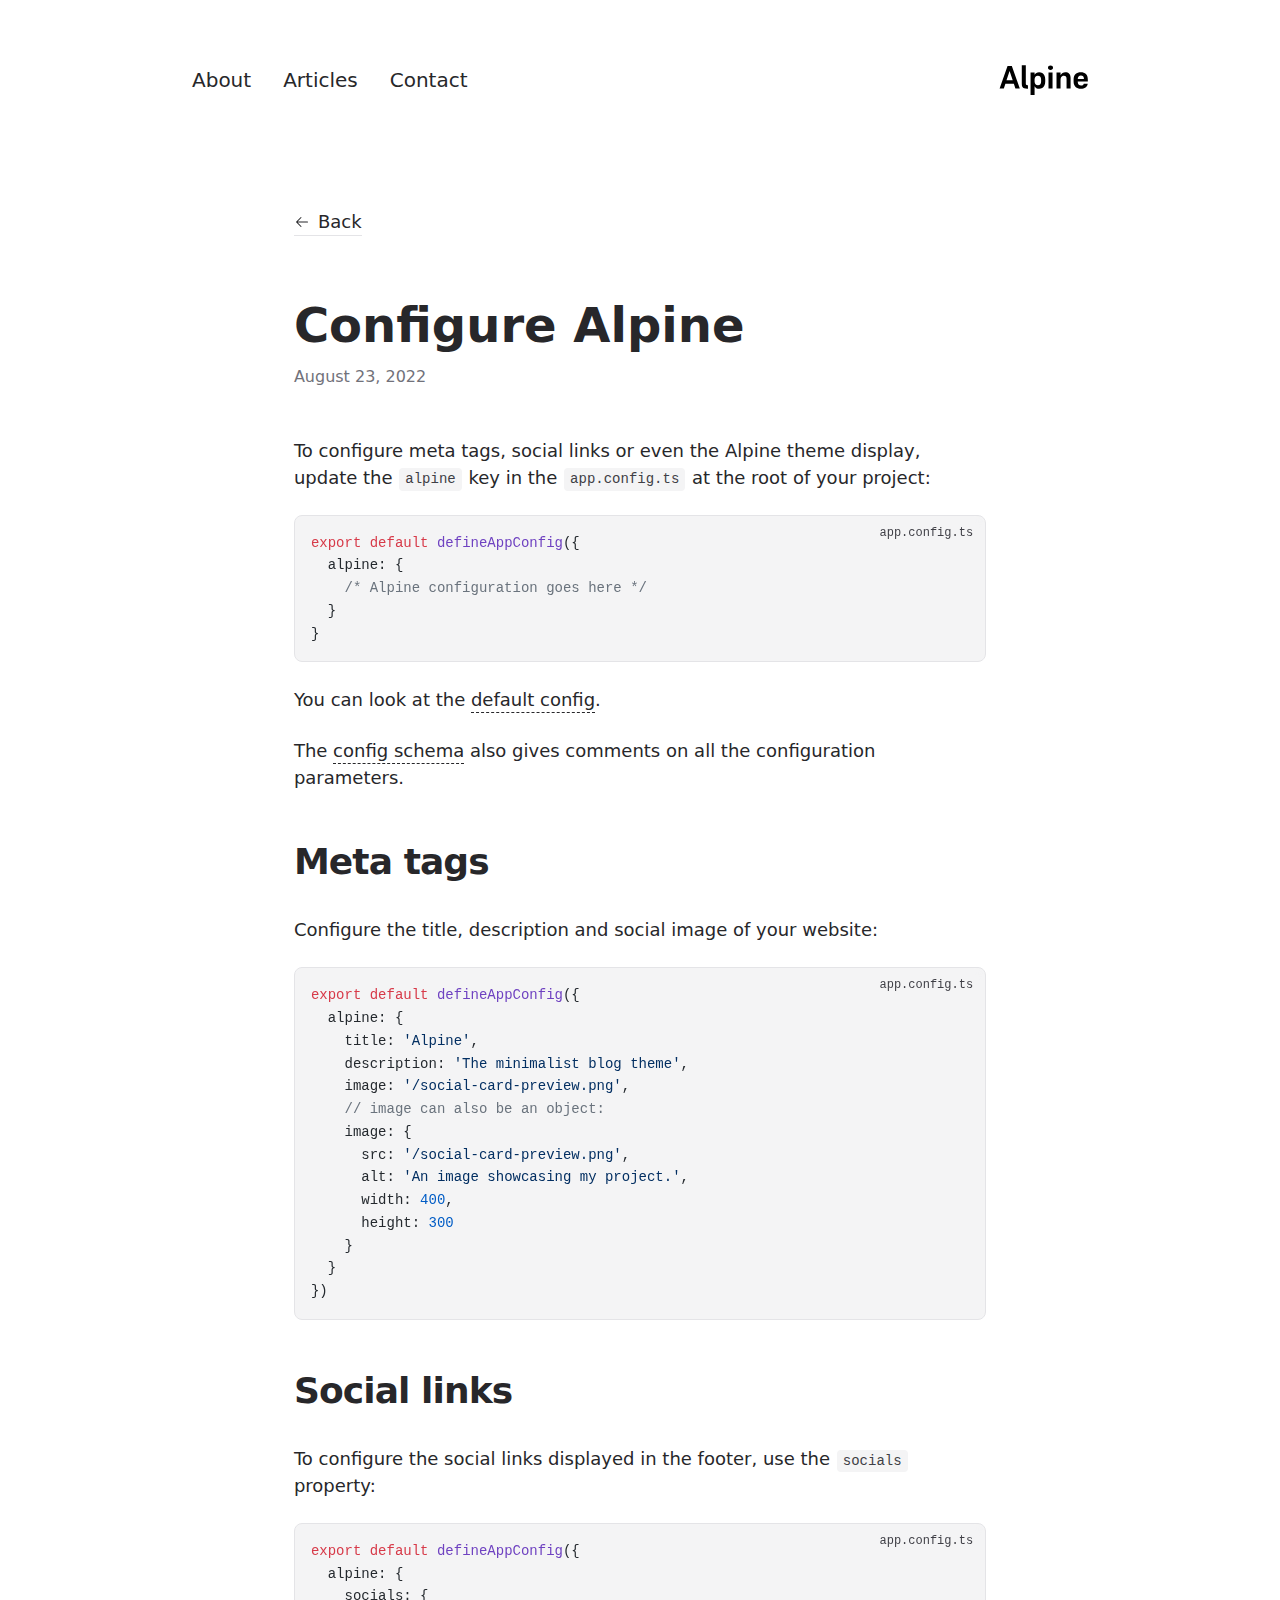
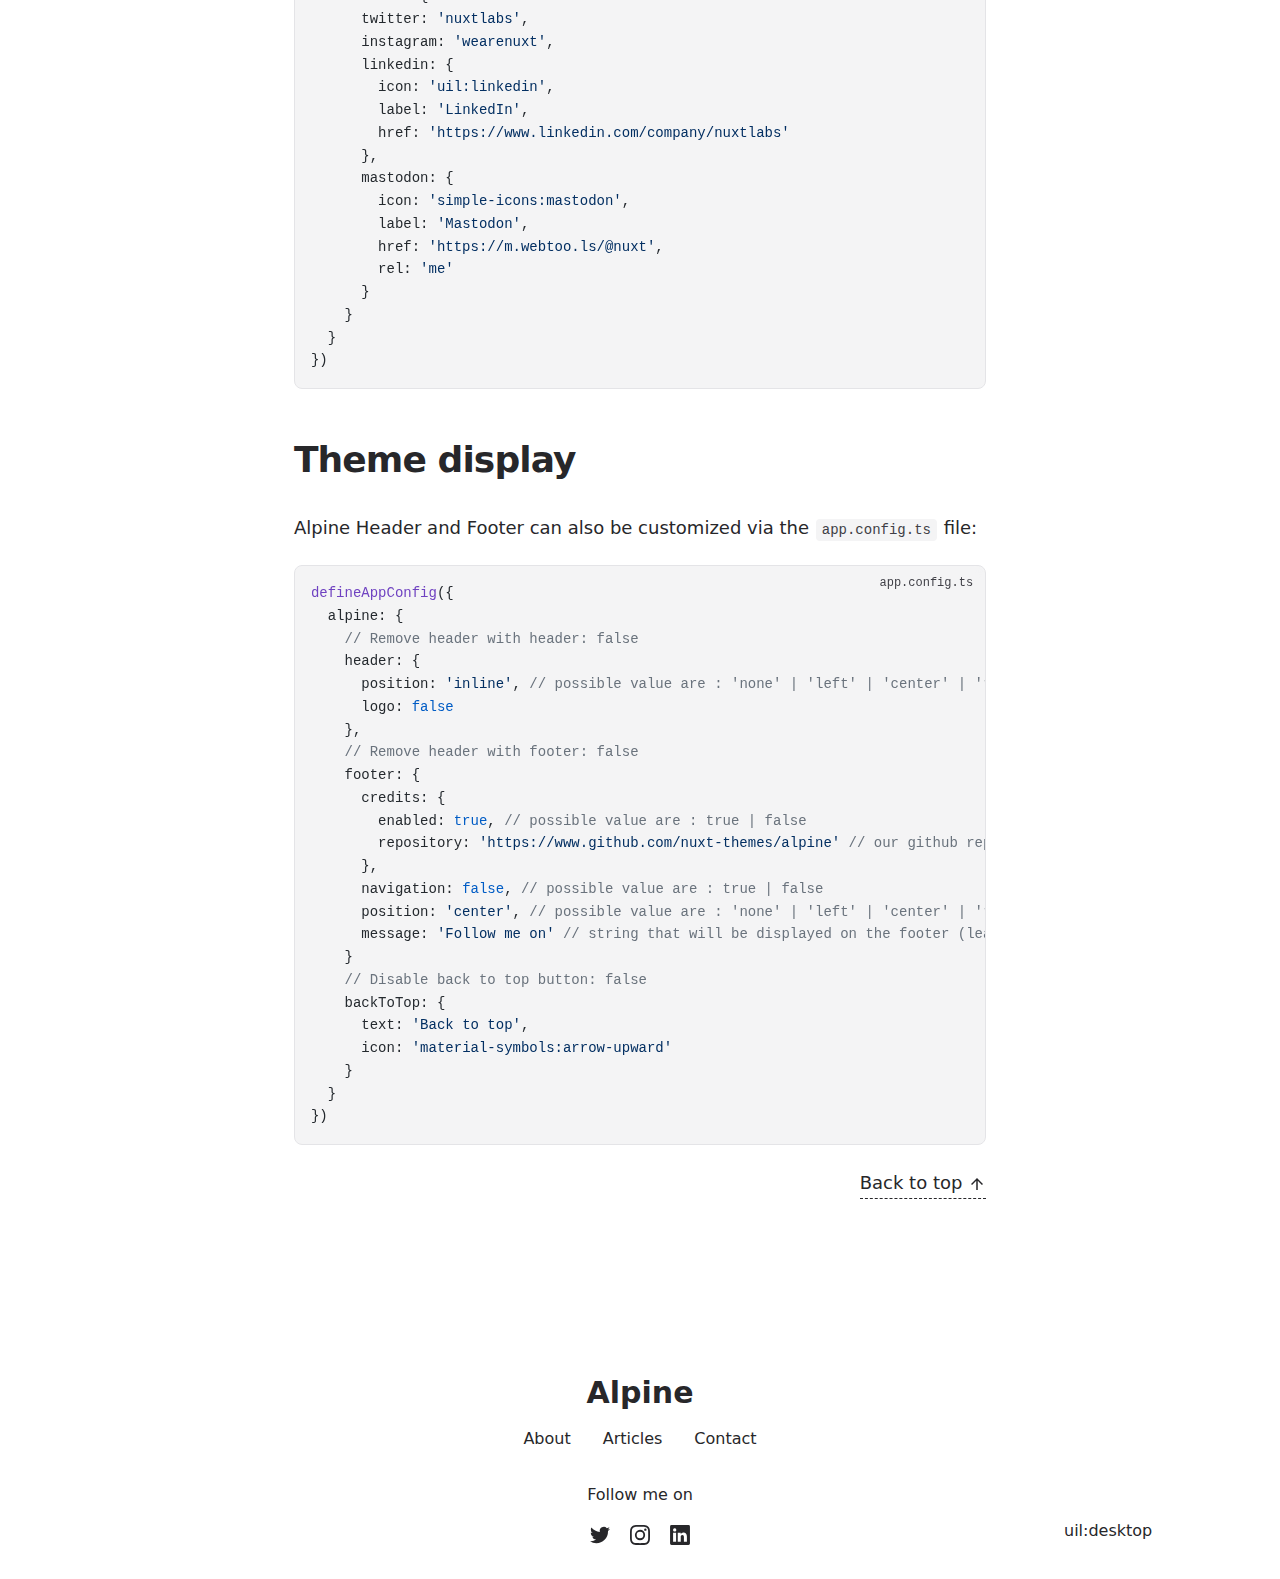
<file: articles/configure/index.html>
<!DOCTYPE html><html  lang="en"><head><meta charset="utf-8">
<meta name="viewport" content="width=device-width, initial-scale=1">
<title>Configure Alpine</title>
<meta name="twitter:card" content="summary_large_image">
<meta property="og:image:width" content="400">
<meta property="og:image:height" content="300">
<meta property="og:image:alt" content="An image showcasing my project.">
<meta property="og:title" content="Configure Alpine">
<meta name="description" content="Learn how to configure Alpine with the app.config.ts file.">
<meta property="og:description" content="Learn how to configure Alpine with the app.config.ts file.">
<meta property="og:image" content="/articles/configure-alpine.webp">
<link rel="preload" as="fetch" crossorigin="anonymous" href="/articles/configure/_payload.json?f0f58f84-601f-4076-a86f-94d7cb66c36a">
<link rel="stylesheet" href="/_nuxt/entry.btSI2xZ-.css">
<link rel="stylesheet" href="/_nuxt/DocumentDrivenNotFound.D7Ogfkhr.css">
<link rel="stylesheet" href="/_nuxt/article.DkPChugH.css">
<link rel="stylesheet" href="/_nuxt/ProseA.D4RtImXF.css">
<link rel="stylesheet" href="/_nuxt/ProseH1.BwPAspty.css">
<link rel="stylesheet" href="/_nuxt/ProseP.Dp1dLVOK.css">
<link rel="stylesheet" href="/_nuxt/ProseCodeInline.DPyaAaT7.css">
<link rel="stylesheet" href="/_nuxt/ProsePre.CchFRBtv.css">
<link rel="stylesheet" href="/_nuxt/ProseCode.f3kEnX8-.css">
<link rel="stylesheet" href="/_nuxt/ProseH2.CRhFEQGp.css">
<link rel="modulepreload" as="script" crossorigin href="/_nuxt/CaSr8pv_.js">
<link rel="modulepreload" as="script" crossorigin href="/_nuxt/B3cvDYST.js">
<link rel="modulepreload" as="script" crossorigin href="/_nuxt/gZ41MmnB.js">
<link rel="modulepreload" as="script" crossorigin href="/_nuxt/DNd7oT3G.js">
<link rel="modulepreload" as="script" crossorigin href="/_nuxt/Xl3_XuYI.js">
<link rel="modulepreload" as="script" crossorigin href="/_nuxt/xFJwaHZa.js">
<link rel="modulepreload" as="script" crossorigin href="/_nuxt/C3IdDkg2.js">
<link rel="modulepreload" as="script" crossorigin href="/_nuxt/D5vXvOJ2.js">
<link rel="modulepreload" as="script" crossorigin href="/_nuxt/C4G6Kp-X.js">
<link rel="modulepreload" as="script" crossorigin href="/_nuxt/BcWussCh.js">
<link rel="modulepreload" as="script" crossorigin href="/_nuxt/D1LsctG4.js">
<link rel="modulepreload" as="script" crossorigin href="/_nuxt/CNpn_ZD9.js">
<link rel="modulepreload" as="script" crossorigin href="/_nuxt/2CsEt9nT.js">
<link rel="modulepreload" as="script" crossorigin href="/_nuxt/BpcZq93G.js">
<link rel="modulepreload" as="script" crossorigin href="/_nuxt/CzNmvHO9.js">
<link rel="modulepreload" as="script" crossorigin href="/_nuxt/CzTGnWIY.js">
<link rel="modulepreload" as="script" crossorigin href="/_nuxt/37HXejZI.js">
<link rel="prefetch" as="script" crossorigin href="/_nuxt/DdPd2AnB.js">
<link rel="prefetch" as="script" crossorigin href="/_nuxt/BzYoSW-y.js">
<link rel="prefetch" as="script" crossorigin href="/_nuxt/D6e4u5yP.js">
<link rel="prefetch" as="style" href="/_nuxt/useStudio.DzA-IoZ4.css">
<link rel="prefetch" as="script" crossorigin href="/_nuxt/ozgSlERi.js">
<link rel="prefetch" as="style" href="/_nuxt/error-404.Bwq3Qtp8.css">
<link rel="prefetch" as="script" crossorigin href="/_nuxt/DghTHxc0.js">
<link rel="prefetch" as="style" href="/_nuxt/error-500.C69HPPxN.css">
<link rel="prefetch" as="script" crossorigin href="/_nuxt/BrUiD3S2.js">
<script type="module" src="/_nuxt/CaSr8pv_.js" crossorigin></script><style id="pinceau-runtime-hydratable">@media{.phy[--]{--puid:0_DDNt-v;}.pv-dvhcfz{max-width:var(--elements-container-maxWidth);padding-left:var(--elements-container-padding-mobile);padding-right:var(--elements-container-padding-mobile);}@media (min-width: 475px){.pv-dvhcfz{padding-left:var(--elements-container-padding-xs);padding-right:var(--elements-container-padding-xs);}}@media (min-width: 640px){.pv-dvhcfz{padding-left:var(--elements-container-padding-sm);padding-right:var(--elements-container-padding-sm);}}@media (min-width: 768px){.pv-dvhcfz{padding-left:var(--elements-container-padding-md);padding-right:var(--elements-container-padding-md);}}} </style><style id="pinceau-theme">@media { :root {--pinceau-mq: initial; --alpine-readableLine: 68ch;--alpine-backdrop-backgroundColor: #f4f4f5b3;--prose-code-inline-padding: 0.2rem 0.375rem 0.2rem 0.375rem;--prose-code-block-backdropFilter: contrast(1);--prose-code-block-border-style: solid;--prose-code-block-border-width: 1px;--prose-tbody-tr-borderBottom-style: dashed;--prose-tbody-tr-borderBottom-width: 1px;--prose-th-textAlign: inherit;--prose-thead-borderBottom-style: solid;--prose-thead-borderBottom-width: 1px;--prose-thead-border-style: solid;--prose-thead-border-width: 0px;--prose-table-textAlign: start;--prose-hr-width: 1px;--prose-hr-style: solid;--prose-li-listStylePosition: outside;--prose-ol-li-markerColor: currentColor;--prose-ol-paddingInlineStart: 21px;--prose-ol-listStyleType: decimal;--prose-ul-li-markerColor: currentColor;--prose-ul-paddingInlineStart: 21px;--prose-ul-listStyleType: disc;--prose-blockquote-border-style: solid;--prose-blockquote-border-width: 4px;--prose-blockquote-quotes: '201C' '201D' '2018' '2019';--prose-blockquote-paddingInlineStart: 24px;--prose-a-code-color-hover: currentColor;--prose-a-code-color-static: currentColor;--prose-a-hasCode-borderBottom: none;--prose-a-border-distance: 2px;--prose-a-border-color-hover: currentColor;--prose-a-border-color-static: currentColor;--prose-a-border-style-hover: solid;--prose-a-border-style-static: dashed;--prose-a-border-width: 1px;--prose-a-color-static: inherit;--prose-a-textDecoration: none;--prose-h6-margin: 3rem 0 2rem;--prose-h5-margin: 3rem 0 2rem;--prose-h4-margin: 3rem 0 2rem;--prose-h3-margin: 3rem 0 2rem;--prose-h2-margin: 3rem 0 2rem;--prose-h1-margin: 0 0 2rem;--prose-p-fontSize: 18px;--typography-lead-loose: 2;--typography-lead-relaxed: 1.625;--typography-lead-normal: 1.5;--typography-lead-snug: 1.375;--typography-lead-tight: 1.25;--typography-lead-none: 1;--typography-lead-10: 2.5rem;--typography-lead-9: 2.25rem;--typography-lead-8: 2rem;--typography-lead-7: 1.75rem;--typography-lead-6: 1.5rem;--typography-lead-5: 1.25rem;--typography-lead-4: 1rem;--typography-lead-3: .75rem;--typography-lead-2: .5rem;--typography-lead-1: .025rem;--typography-fontWeight-black: 900;--typography-fontWeight-extrabold: 800;--typography-fontWeight-bold: 700;--typography-fontWeight-semibold: 600;--typography-fontWeight-medium: 500;--typography-fontWeight-normal: 400;--typography-fontWeight-light: 300;--typography-fontWeight-extralight: 200;--typography-fontWeight-thin: 100;--typography-fontSize-9xl: 128px;--typography-fontSize-8xl: 96px;--typography-fontSize-7xl: 72px;--typography-fontSize-6xl: 60px;--typography-fontSize-5xl: 48px;--typography-fontSize-4xl: 36px;--typography-fontSize-3xl: 30px;--typography-fontSize-2xl: 24px;--typography-fontSize-xl: 20px;--typography-fontSize-lg: 18px;--typography-fontSize-base: 16px;--typography-fontSize-sm: 14px;--typography-fontSize-xs: 12px;--typography-letterSpacing-wide: 0.025em;--typography-letterSpacing-tight: -0.025em;--typography-verticalMargin-base: 24px;--typography-verticalMargin-sm: 16px;--elements-border-secondary-hover: [object Object];--elements-backdrop-background: #fffc;--elements-backdrop-filter: saturate(200%) blur(20px);--elements-container-maxWidth: 64rem;--lead-loose: 2;--lead-relaxed: 1.625;--lead-normal: 1.5;--lead-snug: 1.375;--lead-tight: 1.25;--lead-none: 1;--lead-10: 2.5rem;--lead-9: 2.25rem;--lead-8: 2rem;--lead-7: 1.75rem;--lead-6: 1.5rem;--lead-5: 1.25rem;--lead-4: 1rem;--lead-3: .75rem;--lead-2: .5rem;--lead-1: .025rem;--letterSpacing-widest: 0.1em;--letterSpacing-wider: 0.05em;--letterSpacing-wide: 0.025em;--letterSpacing-normal: 0em;--letterSpacing-tight: -0.025em;--letterSpacing-tighter: -0.05em;--fontSize-9xl: 8rem;--fontSize-8xl: 6rem;--fontSize-7xl: 4.5rem;--fontSize-6xl: 3.75rem;--fontSize-5xl: 3rem;--fontSize-4xl: 2.25rem;--fontSize-3xl: 1.875rem;--fontSize-2xl: 1.5rem;--fontSize-xl: 1.25rem;--fontSize-lg: 1.125rem;--fontSize-base: 1rem;--fontSize-sm: 0.875rem;--fontSize-xs: 0.75rem;--fontWeight-black: 900;--fontWeight-extrabold: 800;--fontWeight-bold: 700;--fontWeight-semibold: 600;--fontWeight-medium: 500;--fontWeight-normal: 400;--fontWeight-light: 300;--fontWeight-extralight: 200;--fontWeight-thin: 100;--font-mono: ui-monospace, SFMono-Regular, Menlo, Monaco, Consolas, Liberation Mono, Courier New, monospace;--font-serif: ui-serif, Georgia, Cambria, Times New Roman, Times, serif;--font-sans: ui-sans-serif, system-ui, -apple-system, BlinkMacSystemFont, Segoe UI, Roboto, Helvetica Neue, Arial, Noto Sans, sans-serif, Apple Color Emoji, Segoe UI Emoji, Segoe UI Symbol, Noto Color Emoji;--opacity-total: 1;--opacity-high: 0.8;--opacity-medium: 0.5;--opacity-soft: 0.3;--opacity-light: 0.15;--opacity-bright: 0.1;--opacity-noOpacity: 0;--borderWidth-lg: 3px;--borderWidth-md: 2px;--borderWidth-sm: 1px;--borderWidth-noBorder: 0;--space-rem-875: 0.875rem;--space-rem-625: 0.625rem;--space-rem-375: 0.375rem;--space-rem-125: 0.125rem;--space-px: 1px;--space-128: 32rem;--space-96: 24rem;--space-80: 20rem;--space-72: 18rem;--space-64: 16rem;--space-60: 15rem;--space-56: 14rem;--space-52: 13rem;--space-48: 12rem;--space-44: 11rem;--space-40: 10rem;--space-36: 9rem;--space-32: 8rem;--space-28: 7rem;--space-24: 6rem;--space-20: 5rem;--space-16: 4rem;--space-14: 3.5rem;--space-12: 3rem;--space-11: 2.75rem;--space-10: 2.5rem;--space-9: 2.25rem;--space-8: 2rem;--space-7: 1.75rem;--space-6: 1.5rem;--space-5: 1.25rem;--space-4: 1rem;--space-3: 0.75rem;--space-2: 0.5rem;--space-1: 0.25rem;--space-0: 0px;--size-full: 100%;--size-7xl: 80rem;--size-6xl: 72rem;--size-5xl: 64rem;--size-4xl: 56rem;--size-3xl: 48rem;--size-2xl: 42rem;--size-xl: 36rem;--size-lg: 32rem;--size-md: 28rem;--size-sm: 24rem;--size-xs: 20rem;--size-200: 200px;--size-104: 104px;--size-80: 80px;--size-64: 64px;--size-56: 56px;--size-48: 48px;--size-40: 40px;--size-32: 32px;--size-24: 24px;--size-20: 20px;--size-16: 16px;--size-12: 12px;--size-8: 8px;--size-6: 6px;--size-4: 4px;--size-2: 2px;--size-0: 0px;--radii-full: 9999px;--radii-3xl: 1.75rem;--radii-2xl: 1.5rem;--radii-xl: 1rem;--radii-lg: 0.75rem;--radii-md: 0.5rem;--radii-sm: 0.375rem;--radii-xs: 0.25rem;--radii-2xs: 0.125rem;--radii-none: 0px;--shadow-none: 0px 0px 0px 0px transparent;--shadow-lg: 0px 10px 15px -3px #000000, 0px 4px 6px -4px #000000;--shadow-md: 0px 4px 6px -1px #000000, 0px 2px 4px -2px #000000;--shadow-sm: 0px 1px 3px 0px #000000, 0px 1px 2px -1px #000000;--shadow-xs: 0px 1px 2px 0px #000000;--height-screen: 100vh;--width-screen: 100vw;--color-primary-900: #002e38;--color-primary-800: #005c70;--color-primary-700: #008aa9;--color-primary-600: #00b9e1;--color-primary-500: #1ad6ff;--color-primary-400: #40ddff;--color-primary-300: #66e4ff;--color-primary-200: #8deaff;--color-primary-100: #b3f1ff;--color-primary-50: #d9f8ff;--color-ruby-900: #380011;--color-ruby-800: #700021;--color-ruby-700: #a90032;--color-ruby-600: #e10043;--color-ruby-500: #ff1a5e;--color-ruby-400: #ff4079;--color-ruby-300: #ff6694;--color-ruby-200: #ff8dae;--color-ruby-100: #ffb3c9;--color-ruby-50: #ffd9e4;--color-pink-900: #380025;--color-pink-800: #70004b;--color-pink-700: #a90070;--color-pink-600: #e10095;--color-pink-500: #ff1ab2;--color-pink-400: #ff40bf;--color-pink-300: #ff66cc;--color-pink-200: #ff8dd8;--color-pink-100: #ffb3e5;--color-pink-50: #ffd9f2;--color-purple-900: #190038;--color-purple-800: #330070;--color-purple-700: #4c00a9;--color-purple-600: #6500e1;--color-purple-500: #811aff;--color-purple-400: #9640ff;--color-purple-300: #ab66ff;--color-purple-200: #c08dff;--color-purple-100: #d5b3ff;--color-purple-50: #ead9ff;--color-royalblue-900: #0b0531;--color-royalblue-800: #160a62;--color-royalblue-700: #211093;--color-royalblue-600: #2c15c4;--color-royalblue-500: #4127e8;--color-royalblue-400: #614bec;--color-royalblue-300: #806ff0;--color-royalblue-200: #a093f3;--color-royalblue-100: #c0b7f7;--color-royalblue-50: #dfdbfb;--color-indigoblue-900: #001238;--color-indigoblue-800: #002370;--color-indigoblue-700: #0035a9;--color-indigoblue-600: #0047e1;--color-indigoblue-500: #1a62ff;--color-indigoblue-400: #407cff;--color-indigoblue-300: #6696ff;--color-indigoblue-200: #8db0ff;--color-indigoblue-100: #b3cbff;--color-indigoblue-50: #d9e5ff;--color-blue-900: #002438;--color-blue-800: #004870;--color-blue-700: #006ca9;--color-blue-600: #0090e1;--color-blue-500: #1aadff;--color-blue-400: #40bbff;--color-blue-300: #66c8ff;--color-blue-200: #8dd6ff;--color-blue-100: #b3e4ff;--color-blue-50: #d9f1ff;--color-lightblue-900: #002e38;--color-lightblue-800: #005c70;--color-lightblue-700: #008aa9;--color-lightblue-600: #00b9e1;--color-lightblue-500: #1ad6ff;--color-lightblue-400: #40ddff;--color-lightblue-300: #66e4ff;--color-lightblue-200: #8deaff;--color-lightblue-100: #b3f1ff;--color-lightblue-50: #d9f8ff;--color-teal-900: #062a28;--color-teal-800: #0b544f;--color-teal-700: #117d77;--color-teal-600: #16a79e;--color-teal-500: #1cd1c6;--color-teal-400: #36e4da;--color-teal-300: #5fe9e1;--color-teal-200: #87efe9;--color-teal-100: #aff4f0;--color-teal-50: #d7faf8;--color-pear-900: #2a2b09;--color-pear-800: #545512;--color-pear-700: #7e801b;--color-pear-600: #a8aa24;--color-pear-500: #d0d32f;--color-pear-400: #d8da52;--color-pear-300: #e0e274;--color-pear-200: #e8e997;--color-pear-100: #eff0ba;--color-pear-50: #f7f8dc;--color-red-900: #380300;--color-red-800: #700700;--color-red-700: #a90a00;--color-red-600: #e10e00;--color-red-500: #ff281a;--color-red-400: #ff4c40;--color-red-300: #ff7066;--color-red-200: #ff948d;--color-red-100: #ffb7b3;--color-red-50: #ffdbd9;--color-orange-900: #381800;--color-orange-800: #702f00;--color-orange-700: #a94700;--color-orange-600: #e15e00;--color-orange-500: #ff7a1a;--color-orange-400: #ff9040;--color-orange-300: #ffa666;--color-orange-200: #ffbd8d;--color-orange-100: #ffd3b3;--color-orange-50: #ffe9d9;--color-yellow-900: #362b03;--color-yellow-800: #6d5605;--color-yellow-700: #a38108;--color-yellow-600: #daac0a;--color-yellow-500: #f5c828;--color-yellow-400: #f7d14c;--color-yellow-300: #f8da70;--color-yellow-200: #fae393;--color-yellow-100: #fcedb7;--color-yellow-50: #fdf6db;--color-green-900: #003f25;--color-green-800: #005e38;--color-green-700: #007e4a;--color-green-600: #009d5d;--color-green-500: #00bd6f;--color-green-400: #00dc82;--color-green-300: #30ffaa;--color-green-200: #83ffcc;--color-green-100: #acffdd;--color-green-50: #d6ffee;--color-gray-900: #18181B;--color-gray-800: #27272A;--color-gray-700: #3f3f46;--color-gray-600: #52525B;--color-gray-500: #71717A;--color-gray-400: #a1a1aa;--color-gray-300: #D4d4d8;--color-gray-200: #e4e4e7;--color-gray-100: #f4f4f5;--color-gray-50: #fafafa;--color-black: #0c0c0d;--color-white: #FFFFFF;--media-portrait: only screen and (orientation: portrait);--media-landscape: only screen and (orientation: landscape);--media-rm: (prefers-reduced-motion: reduce);--media-2xl: (min-width: 1536px);--media-xl: (min-width: 1280px);--media-lg: (min-width: 1024px);--media-md: (min-width: 768px);--media-sm: (min-width: 640px);--media-xs: (min-width: 475px);--alpine-body-color: var(--color-gray-800);--alpine-body-backgroundColor: var(--color-white);--prose-code-inline-fontWeight: var(--typography-fontWeight-normal);--prose-code-inline-fontSize: var(--typography-fontSize-sm);--prose-code-inline-borderRadius: var(--radii-xs);--prose-code-block-pre-padding: var(--typography-verticalMargin-sm);--prose-code-block-margin: var(--typography-verticalMargin-base) 0;--prose-code-block-fontSize: var(--typography-fontSize-sm);--prose-tbody-code-inline-fontSize: var(--typography-fontSize-sm);--prose-tbody-td-padding: var(--typography-verticalMargin-sm);--prose-th-fontWeight: var(--typography-fontWeight-semibold);--prose-th-padding: 0 var(--typography-verticalMargin-sm) var(--typography-verticalMargin-sm) var(--typography-verticalMargin-sm);--prose-table-lineHeight: var(--typography-lead-6);--prose-table-fontSize: var(--typography-fontSize-sm);--prose-table-margin: var(--typography-verticalMargin-base) 0;--prose-hr-margin: var(--typography-verticalMargin-base) 0;--prose-li-margin: var(--typography-verticalMargin-sm) 0;--prose-ol-margin: var(--typography-verticalMargin-base) 0;--prose-ul-margin: var(--typography-verticalMargin-base) 0;--prose-blockquote-margin: var(--typography-verticalMargin-base) 0;--prose-a-code-border-style: var(--prose-a-border-style-static);--prose-a-code-border-width: var(--prose-a-border-width);--prose-a-fontWeight: var(--typography-fontWeight-medium);--prose-img-margin: var(--typography-verticalMargin-base) 0;--prose-strong-fontWeight: var(--typography-fontWeight-semibold);--prose-h6-iconSize: var(--typography-fontSize-base);--prose-h6-fontWeight: var(--typography-fontWeight-semibold);--prose-h6-lineHeight: var(--typography-lead-normal);--prose-h6-fontSize: var(--typography-fontSize-lg);--prose-h5-iconSize: var(--typography-fontSize-lg);--prose-h5-fontWeight: var(--typography-fontWeight-semibold);--prose-h5-lineHeight: var(--typography-lead-snug);--prose-h5-fontSize: var(--typography-fontSize-xl);--prose-h4-iconSize: var(--typography-fontSize-lg);--prose-h4-letterSpacing: var(--typography-letterSpacing-tight);--prose-h4-fontWeight: var(--typography-fontWeight-semibold);--prose-h4-lineHeight: var(--typography-lead-snug);--prose-h4-fontSize: var(--typography-fontSize-2xl);--prose-h3-iconSize: var(--typography-fontSize-xl);--prose-h3-letterSpacing: var(--typography-letterSpacing-tight);--prose-h3-fontWeight: var(--typography-fontWeight-semibold);--prose-h3-lineHeight: var(--typography-lead-snug);--prose-h3-fontSize: var(--typography-fontSize-3xl);--prose-h2-iconSize: var(--typography-fontSize-2xl);--prose-h2-letterSpacing: var(--typography-letterSpacing-tight);--prose-h2-fontWeight: var(--typography-fontWeight-semibold);--prose-h2-lineHeight: var(--typography-lead-tight);--prose-h2-fontSize: var(--typography-fontSize-4xl);--prose-h1-iconSize: var(--typography-fontSize-3xl);--prose-h1-letterSpacing: var(--typography-letterSpacing-tight);--prose-h1-fontWeight: var(--typography-fontWeight-bold);--prose-h1-lineHeight: var(--typography-lead-tight);--prose-h1-fontSize: var(--typography-fontSize-5xl);--prose-p-br-margin: var(--typography-verticalMargin-base) 0 0 0;--prose-p-margin: var(--typography-verticalMargin-base) 0;--prose-p-lineHeight: var(--typography-lead-normal);--typography-color-primary-900: var(--color-primary-900);--typography-color-primary-800: var(--color-primary-800);--typography-color-primary-700: var(--color-primary-700);--typography-color-primary-600: var(--color-primary-600);--typography-color-primary-500: var(--color-primary-500);--typography-color-primary-400: var(--color-primary-400);--typography-color-primary-300: var(--color-primary-300);--typography-color-primary-200: var(--color-primary-200);--typography-color-primary-100: var(--color-primary-100);--typography-color-primary-50: var(--color-primary-50);--typography-font-code: var(--font-mono);--typography-font-body: var(--font-sans);--typography-font-display: var(--font-sans);--typography-body-backgroundColor: var(--color-white);--typography-body-color: var(--color-black);--elements-state-danger-borderColor-secondary: var(--color-red-200);--elements-state-danger-borderColor-primary: var(--color-red-100);--elements-state-danger-backgroundColor-secondary: var(--color-red-100);--elements-state-danger-backgroundColor-primary: var(--color-red-50);--elements-state-danger-color-secondary: var(--color-red-600);--elements-state-danger-color-primary: var(--color-red-500);--elements-state-warning-borderColor-secondary: var(--color-yellow-200);--elements-state-warning-borderColor-primary: var(--color-yellow-100);--elements-state-warning-backgroundColor-secondary: var(--color-yellow-100);--elements-state-warning-backgroundColor-primary: var(--color-yellow-50);--elements-state-warning-color-secondary: var(--color-yellow-700);--elements-state-warning-color-primary: var(--color-yellow-600);--elements-state-success-borderColor-secondary: var(--color-green-200);--elements-state-success-borderColor-primary: var(--color-green-100);--elements-state-success-backgroundColor-secondary: var(--color-green-100);--elements-state-success-backgroundColor-primary: var(--color-green-50);--elements-state-success-color-secondary: var(--color-green-600);--elements-state-success-color-primary: var(--color-green-500);--elements-state-info-borderColor-secondary: var(--color-blue-200);--elements-state-info-borderColor-primary: var(--color-blue-100);--elements-state-info-backgroundColor-secondary: var(--color-blue-100);--elements-state-info-backgroundColor-primary: var(--color-blue-50);--elements-state-info-color-secondary: var(--color-blue-600);--elements-state-info-color-primary: var(--color-blue-500);--elements-state-primary-borderColor-secondary: var(--color-primary-200);--elements-state-primary-borderColor-primary: var(--color-primary-100);--elements-state-primary-backgroundColor-secondary: var(--color-primary-100);--elements-state-primary-backgroundColor-primary: var(--color-primary-50);--elements-state-primary-color-secondary: var(--color-primary-700);--elements-state-primary-color-primary: var(--color-primary-600);--elements-surface-secondary-backgroundColor: var(--color-gray-200);--elements-surface-primary-backgroundColor: var(--color-gray-100);--elements-surface-background-base: var(--color-gray-100);--elements-border-secondary-static: var(--color-gray-200);--elements-border-primary-hover: var(--color-gray-200);--elements-border-primary-static: var(--color-gray-100);--elements-container-padding-md: var(--space-16);--elements-container-padding-sm: var(--space-12);--elements-container-padding-xs: var(--space-8);--elements-container-padding-mobile: var(--space-6);--elements-text-secondary-color-hover: var(--color-gray-700);--elements-text-secondary-color-static: var(--color-gray-500);--elements-text-primary-color-static: var(--color-gray-900);--text-6xl-lineHeight: var(--lead-none);--text-6xl-fontSize: var(--fontSize-6xl);--text-5xl-lineHeight: var(--lead-none);--text-5xl-fontSize: var(--fontSize-5xl);--text-4xl-lineHeight: var(--lead-10);--text-4xl-fontSize: var(--fontSize-4xl);--text-3xl-lineHeight: var(--lead-9);--text-3xl-fontSize: var(--fontSize-3xl);--text-2xl-lineHeight: var(--lead-8);--text-2xl-fontSize: var(--fontSize-2xl);--text-xl-lineHeight: var(--lead-7);--text-xl-fontSize: var(--fontSize-xl);--text-lg-lineHeight: var(--lead-7);--text-lg-fontSize: var(--fontSize-lg);--text-base-lineHeight: var(--lead-6);--text-base-fontSize: var(--fontSize-base);--text-sm-lineHeight: var(--lead-5);--text-sm-fontSize: var(--fontSize-sm);--text-xs-lineHeight: var(--lead-4);--text-xs-fontSize: var(--fontSize-xs);--shadow-2xl: 0px 25px 50px -12px var(--color-gray-900);--shadow-xl: 0px 20px 25px -5px var(--color-gray-400), 0px 8px 10px -6px #000000;--color-secondary-900: var(--color-gray-900);--color-secondary-800: var(--color-gray-800);--color-secondary-700: var(--color-gray-700);--color-secondary-600: var(--color-gray-600);--color-secondary-500: var(--color-gray-500);--color-secondary-400: var(--color-gray-400);--color-secondary-300: var(--color-gray-300);--color-secondary-200: var(--color-gray-200);--color-secondary-100: var(--color-gray-100);--color-secondary-50: var(--color-gray-50);--prose-a-code-background-hover: var(--typography-color-primary-50);--prose-a-code-border-color-hover: var(--typography-color-primary-500);--prose-a-color-hover: var(--typography-color-primary-500);--typography-color-secondary-900: var(--color-secondary-900);--typography-color-secondary-800: var(--color-secondary-800);--typography-color-secondary-700: var(--color-secondary-700);--typography-color-secondary-600: var(--color-secondary-600);--typography-color-secondary-500: var(--color-secondary-500);--typography-color-secondary-400: var(--color-secondary-400);--typography-color-secondary-300: var(--color-secondary-300);--typography-color-secondary-200: var(--color-secondary-200);--typography-color-secondary-100: var(--color-secondary-100);--typography-color-secondary-50: var(--color-secondary-50);--prose-code-inline-backgroundColor: var(--typography-color-secondary-100);--prose-code-inline-color: var(--typography-color-secondary-700);--prose-code-block-backgroundColor: var(--typography-color-secondary-100);--prose-code-block-color: var(--typography-color-secondary-700);--prose-code-block-border-color: var(--typography-color-secondary-200);--prose-tbody-tr-borderBottom-color: var(--typography-color-secondary-200);--prose-th-color: var(--typography-color-secondary-600);--prose-thead-borderBottom-color: var(--typography-color-secondary-200);--prose-thead-border-color: var(--typography-color-secondary-300);--prose-hr-color: var(--typography-color-secondary-200);--prose-blockquote-border-color: var(--typography-color-secondary-200);--prose-blockquote-color: var(--typography-color-secondary-500);--prose-a-code-border-color-static: var(--typography-color-secondary-400); } }@media { :root.dark {--pinceau-mq: dark; --alpine-backdrop-backgroundColor: #18181bb3;--prose-code-block-backdropFilter: contrast(1);--prose-ol-li-markerColor: currentColor;--prose-ul-li-markerColor: currentColor;--prose-a-code-color-hover: currentColor;--prose-a-code-color-static: currentColor;--prose-a-border-color-hover: currentColor;--prose-a-border-color-static: currentColor;--prose-a-color-static: inherit;--elements-backdrop-background: #0c0d0ccc;--alpine-body-color: var(--color-gray-200);--alpine-body-backgroundColor: var(--color-black);--typography-body-backgroundColor: var(--color-black);--typography-body-color: var(--color-white);--elements-state-danger-borderColor-secondary: var(--color-red-700);--elements-state-danger-borderColor-primary: var(--color-red-800);--elements-state-danger-backgroundColor-secondary: var(--color-red-800);--elements-state-danger-backgroundColor-primary: var(--color-red-900);--elements-state-danger-color-secondary: var(--color-red-200);--elements-state-danger-color-primary: var(--color-red-300);--elements-state-warning-borderColor-secondary: var(--color-yellow-700);--elements-state-warning-borderColor-primary: var(--color-yellow-800);--elements-state-warning-backgroundColor-secondary: var(--color-yellow-800);--elements-state-warning-backgroundColor-primary: var(--color-yellow-900);--elements-state-warning-color-secondary: var(--color-yellow-200);--elements-state-warning-color-primary: var(--color-yellow-400);--elements-state-success-borderColor-secondary: var(--color-green-700);--elements-state-success-borderColor-primary: var(--color-green-800);--elements-state-success-backgroundColor-secondary: var(--color-green-800);--elements-state-success-backgroundColor-primary: var(--color-green-900);--elements-state-success-color-secondary: var(--color-green-200);--elements-state-success-color-primary: var(--color-green-400);--elements-state-info-borderColor-secondary: var(--color-blue-700);--elements-state-info-borderColor-primary: var(--color-blue-800);--elements-state-info-backgroundColor-secondary: var(--color-blue-800);--elements-state-info-backgroundColor-primary: var(--color-blue-900);--elements-state-info-color-secondary: var(--color-blue-200);--elements-state-info-color-primary: var(--color-blue-400);--elements-state-primary-borderColor-secondary: var(--color-primary-700);--elements-state-primary-borderColor-primary: var(--color-primary-800);--elements-state-primary-backgroundColor-secondary: var(--color-primary-800);--elements-state-primary-backgroundColor-primary: var(--color-primary-900);--elements-state-primary-color-secondary: var(--color-primary-200);--elements-state-primary-color-primary: var(--color-primary-400);--elements-surface-secondary-backgroundColor: var(--color-gray-800);--elements-surface-primary-backgroundColor: var(--color-gray-900);--elements-surface-background-base: var(--color-gray-900);--elements-border-secondary-static: var(--color-gray-800);--elements-border-primary-hover: var(--color-gray-800);--elements-border-primary-static: var(--color-gray-900);--elements-text-secondary-color-hover: var(--color-gray-200);--elements-text-secondary-color-static: var(--color-gray-400);--elements-text-primary-color-static: var(--color-gray-50);--prose-a-code-background-hover: var(--typography-color-primary-900);--prose-a-code-border-color-hover: var(--typography-color-primary-600);--prose-a-color-hover: var(--typography-color-primary-400);--prose-code-inline-backgroundColor: var(--typography-color-secondary-800);--prose-code-inline-color: var(--typography-color-secondary-200);--prose-code-block-backgroundColor: var(--typography-color-secondary-900);--prose-code-block-color: var(--typography-color-secondary-200);--prose-code-block-border-color: var(--typography-color-secondary-800);--prose-tbody-tr-borderBottom-color: var(--typography-color-secondary-800);--prose-th-color: var(--typography-color-secondary-400);--prose-thead-borderBottom-color: var(--typography-color-secondary-800);--prose-thead-border-color: var(--typography-color-secondary-600);--prose-hr-color: var(--typography-color-secondary-800);--prose-blockquote-border-color: var(--typography-color-secondary-700);--prose-blockquote-color: var(--typography-color-secondary-400);--prose-a-code-border-color-static: var(--typography-color-secondary-600); } }</style><script>"use strict";(()=>{const a=window,e=document.documentElement,c=window.localStorage,d=["dark","light"],n=c&&c.getItem&&c.getItem("nuxt-color-mode")||"system";let l=n==="system"?f():n;const i=e.getAttribute("data-color-mode-forced");i&&(l=i),r(l),a["__NUXT_COLOR_MODE__"]={preference:n,value:l,getColorScheme:f,addColorScheme:r,removeColorScheme:u};function r(o){const t=""+o+"",s="";e.classList?e.classList.add(t):e.className+=" "+t,s&&e.setAttribute("data-"+s,o)}function u(o){const t=""+o+"",s="";e.classList?e.classList.remove(t):e.className=e.className.replace(new RegExp(t,"g"),""),s&&e.removeAttribute("data-"+s)}function m(o){return a.matchMedia("(prefers-color-scheme"+o+")")}function f(){if(a.matchMedia&&m("").media!=="not all"){for(const o of d)if(m(":"+o).matches)return o}return"light"}})();
</script></head><body><div id="__nuxt"><div class="container pv-dvhcfz pc-0_DDNt app-layout" data-v-b7128002 data-v-aa14d472><!--[--><div class="nuxt-progress" style="width:0%;height:3px;opacity:0;background-size:Infinity% auto;" data-v-b7128002></div><header class="right" data-v-b7128002 data-v-dfd7c317><div class="menu" data-v-dfd7c317><button aria-label="Navigation Menu" data-v-dfd7c317><svg width="24" height="24" viewBox="0 0 68 68" fill="currentColor" xmlns="http://www.w3.org/2000/svg" data-v-dfd7c317><path d="M8 34C8 32.1362 8 31.2044 8.30448 30.4693C8.71046 29.4892 9.48915 28.7105 10.4693 28.3045C11.2044 28 12.1362 28 14 28C15.8638 28 16.7956 28 17.5307 28.3045C18.5108 28.7105 19.2895 29.4892 19.6955 30.4693C20 31.2044 20 32.1362 20 34C20 35.8638 20 36.7956 19.6955 37.5307C19.2895 38.5108 18.5108 39.2895 17.5307 39.6955C16.7956 40 15.8638 40 14 40C12.1362 40 11.2044 40 10.4693 39.6955C9.48915 39.2895 8.71046 38.5108 8.30448 37.5307C8 36.7956 8 35.8638 8 34Z" data-v-dfd7c317></path><path d="M28 34C28 32.1362 28 31.2044 28.3045 30.4693C28.7105 29.4892 29.4892 28.7105 30.4693 28.3045C31.2044 28 32.1362 28 34 28C35.8638 28 36.7956 28 37.5307 28.3045C38.5108 28.7105 39.2895 29.4892 39.6955 30.4693C40 31.2044 40 32.1362 40 34C40 35.8638 40 36.7956 39.6955 37.5307C39.2895 38.5108 38.5108 39.2895 37.5307 39.6955C36.7956 40 35.8638 40 34 40C32.1362 40 31.2044 40 30.4693 39.6955C29.4892 39.2895 28.7105 38.5108 28.3045 37.5307C28 36.7956 28 35.8638 28 34Z" data-v-dfd7c317></path><path d="M48 34C48 32.1362 48 31.2044 48.3045 30.4693C48.7105 29.4892 49.4892 28.7105 50.4693 28.3045C51.2044 28 52.1362 28 54 28C55.8638 28 56.7956 28 57.5307 28.3045C58.5108 28.7105 59.2895 29.4892 59.6955 30.4693C60 31.2044 60 32.1362 60 34C60 35.8638 60 36.7956 59.6955 37.5307C59.2895 38.5108 58.5108 39.2895 57.5307 39.6955C56.7956 40 55.8638 40 54 40C52.1362 40 51.2044 40 50.4693 39.6955C49.4892 39.2895 48.7105 38.5108 48.3045 37.5307C48 36.7956 48 35.8638 48 34Z" data-v-dfd7c317></path></svg></button></div><div class="overlay" data-v-dfd7c317><nav data-v-dfd7c317 data-v-553f153c><ul data-v-553f153c><!--[--><li data-v-553f153c><a href="/" class="" data-v-553f153c><span class="underline-fx" data-v-553f153c></span> About</a></li><li data-v-553f153c><a href="/articles" class="" data-v-553f153c><span class="underline-fx" data-v-553f153c></span> Articles</a></li><li data-v-553f153c><a href="/contact" class="" data-v-553f153c><span class="underline-fx" data-v-553f153c></span> Contact</a></li><!--]--></ul></nav></div><div class="logo" data-v-dfd7c317><a href="/" class="" data-v-dfd7c317><img src="/logo-dark.svg" class="dark-img" alt="alpine" width="89" height="31" data-v-dfd7c317><img src="/logo.svg" class="light-img" alt="alpine" width="89" height="31" data-v-dfd7c317></a></div><div class="main-nav" data-v-dfd7c317><nav data-v-dfd7c317 data-v-553f153c><ul data-v-553f153c><!--[--><li data-v-553f153c><a href="/" class="" data-v-553f153c><span class="underline-fx" data-v-553f153c></span> About</a></li><li data-v-553f153c><a href="/articles" class="" data-v-553f153c><span class="underline-fx" data-v-553f153c></span> Articles</a></li><li data-v-553f153c><a href="/contact" class="" data-v-553f153c><span class="underline-fx" data-v-553f153c></span> Contact</a></li><!--]--></ul></nav></div></header><!--[--><div class="document-driven-page"><article data-v-15241b82><a href="/articles" class="back" data-v-15241b82><svg xmlns="http://www.w3.org/2000/svg" xmlns:xlink="http://www.w3.org/1999/xlink" aria-hidden="true" role="img" class="icon" data-v-15241b82 style="" width="1em" height="1em" viewBox="0 0 256 256" data-v-bcfe47ef><path fill="currentColor" d="M224 128a8 8 0 0 1-8 8H59.31l58.35 58.34a8 8 0 0 1-11.32 11.32l-72-72a8 8 0 0 1 0-11.32l72-72a8 8 0 0 1 11.32 11.32L59.31 120H216a8 8 0 0 1 8 8"/></svg><span data-v-15241b82> Back </span></a><header data-v-15241b82><h1 class="title" data-v-15241b82>Configure Alpine</h1><time datetime="2022-08-23T00:00:00.000Z" data-v-15241b82>August 23, 2022</time></header><div class="prose" data-v-15241b82><!--[--><div><h1 id="configure-alpine" data-v-b4b13d7a><a aria-current="page" href="/articles/configure#configure-alpine" class="router-link-active router-link-exact-active" data-v-b4b13d7a><!--[-->Configure Alpine<!--]--><!----></a></h1><p data-v-e44be016><!--[-->To configure meta tags, social links or even the Alpine theme display, update the <code class="" data-v-279f538f><!--[-->alpine<!--]--></code> key in the <code class="" data-v-279f538f><!--[-->app.config.ts<!--]--></code> at the root of your project:<!--]--></p><div class="highlight-ts prose-code" meta data-v-98a4a347><span class="filename" data-v-98a4a347>app.config.ts</span><!--[--><pre class="language-ts shiki shiki-themes github-light github-dark" style=""><!--[--><code><span class="line" line="1"><span style="--shiki-default:#D73A49;--shiki-dark:#F97583">export</span><span style="--shiki-default:#D73A49;--shiki-dark:#F97583"> default</span><span style="--shiki-default:#6F42C1;--shiki-dark:#B392F0"> defineAppConfig</span><span style="--shiki-default:#24292E;--shiki-dark:#E1E4E8">({
</span></span><span class="line" line="2"><span style="--shiki-default:#24292E;--shiki-dark:#E1E4E8">  alpine: {
</span></span><span class="line" line="3"><span style="--shiki-default:#6A737D;--shiki-dark:#6A737D">    /* Alpine configuration goes here */
</span></span><span class="line" line="4"><span style="--shiki-default:#24292E;--shiki-dark:#E1E4E8">  }
</span></span><span class="line" line="5"><span style="--shiki-default:#24292E;--shiki-dark:#E1E4E8">}
</span></span></code><!--]--></pre><!--]--><button class="copy-button" data-v-98a4a347 data-v-bb39563a><span class="sr-only" data-v-bb39563a>Copy to clipboard</span><span class="icon-wrapper" data-v-bb39563a><svg xmlns="http://www.w3.org/2000/svg" xmlns:xlink="http://www.w3.org/1999/xlink" aria-hidden="true" role="img" class="icon" data-v-bb39563a style="" width="18px" height="18px" viewBox="0 0 256 256" data-v-bcfe47ef><path fill="currentColor" d="M216 32H88a8 8 0 0 0-8 8v40H40a8 8 0 0 0-8 8v128a8 8 0 0 0 8 8h128a8 8 0 0 0 8-8v-40h40a8 8 0 0 0 8-8V40a8 8 0 0 0-8-8m-56 176H48V96h112Zm48-48h-32V88a8 8 0 0 0-8-8H96V48h112Z"/></svg></span></button></div><p data-v-e44be016><!--[-->You can look at the <a href="https://github.com/nuxt-themes/alpine/tree/main/app.config.ts" rel="nofollow" data-v-3b8bd91a><!--[-->default config<!--]--></a>.<!--]--></p><p data-v-e44be016><!--[-->The <a href="https://github.com/nuxt-themes/alpine/tree/main/app.config.ts" rel="nofollow" data-v-3b8bd91a><!--[-->config schema<!--]--></a> also gives comments on all the configuration parameters.<!--]--></p><h2 id="meta-tags" data-v-a8571506><a aria-current="page" href="/articles/configure#meta-tags" class="router-link-active router-link-exact-active" data-v-a8571506><!--[-->Meta tags<!--]--><!----></a></h2><p data-v-e44be016><!--[-->Configure the title, description and social image of your website:<!--]--></p><div class="highlight-ts prose-code" meta data-v-98a4a347><span class="filename" data-v-98a4a347>app.config.ts</span><!--[--><pre class="language-ts shiki shiki-themes github-light github-dark" style=""><!--[--><code><span class="line" line="1"><span style="--shiki-default:#D73A49;--shiki-dark:#F97583">export</span><span style="--shiki-default:#D73A49;--shiki-dark:#F97583"> default</span><span style="--shiki-default:#6F42C1;--shiki-dark:#B392F0"> defineAppConfig</span><span style="--shiki-default:#24292E;--shiki-dark:#E1E4E8">({
</span></span><span class="line" line="2"><span style="--shiki-default:#24292E;--shiki-dark:#E1E4E8">  alpine: {
</span></span><span class="line" line="3"><span style="--shiki-default:#24292E;--shiki-dark:#E1E4E8">    title: </span><span style="--shiki-default:#032F62;--shiki-dark:#9ECBFF">&#39;Alpine&#39;</span><span style="--shiki-default:#24292E;--shiki-dark:#E1E4E8">,
</span></span><span class="line" line="4"><span style="--shiki-default:#24292E;--shiki-dark:#E1E4E8">    description: </span><span style="--shiki-default:#032F62;--shiki-dark:#9ECBFF">&#39;The minimalist blog theme&#39;</span><span style="--shiki-default:#24292E;--shiki-dark:#E1E4E8">,
</span></span><span class="line" line="5"><span style="--shiki-default:#24292E;--shiki-dark:#E1E4E8">    image: </span><span style="--shiki-default:#032F62;--shiki-dark:#9ECBFF">&#39;/social-card-preview.png&#39;</span><span style="--shiki-default:#24292E;--shiki-dark:#E1E4E8">,
</span></span><span class="line" line="6"><span style="--shiki-default:#6A737D;--shiki-dark:#6A737D">    // image can also be an object:
</span></span><span class="line" line="7"><span style="--shiki-default:#24292E;--shiki-dark:#E1E4E8">    image: {
</span></span><span class="line" line="8"><span style="--shiki-default:#24292E;--shiki-dark:#E1E4E8">      src: </span><span style="--shiki-default:#032F62;--shiki-dark:#9ECBFF">&#39;/social-card-preview.png&#39;</span><span style="--shiki-default:#24292E;--shiki-dark:#E1E4E8">,
</span></span><span class="line" line="9"><span style="--shiki-default:#24292E;--shiki-dark:#E1E4E8">      alt: </span><span style="--shiki-default:#032F62;--shiki-dark:#9ECBFF">&#39;An image showcasing my project.&#39;</span><span style="--shiki-default:#24292E;--shiki-dark:#E1E4E8">,
</span></span><span class="line" line="10"><span style="--shiki-default:#24292E;--shiki-dark:#E1E4E8">      width: </span><span style="--shiki-default:#005CC5;--shiki-dark:#79B8FF">400</span><span style="--shiki-default:#24292E;--shiki-dark:#E1E4E8">,
</span></span><span class="line" line="11"><span style="--shiki-default:#24292E;--shiki-dark:#E1E4E8">      height: </span><span style="--shiki-default:#005CC5;--shiki-dark:#79B8FF">300
</span></span><span class="line" line="12"><span style="--shiki-default:#24292E;--shiki-dark:#E1E4E8">    }
</span></span><span class="line" line="13"><span style="--shiki-default:#24292E;--shiki-dark:#E1E4E8">  }
</span></span><span class="line" line="14"><span style="--shiki-default:#24292E;--shiki-dark:#E1E4E8">})
</span></span></code><!--]--></pre><!--]--><button class="copy-button" data-v-98a4a347 data-v-bb39563a><span class="sr-only" data-v-bb39563a>Copy to clipboard</span><span class="icon-wrapper" data-v-bb39563a><svg xmlns="http://www.w3.org/2000/svg" xmlns:xlink="http://www.w3.org/1999/xlink" aria-hidden="true" role="img" class="icon" data-v-bb39563a style="" width="18px" height="18px" viewBox="0 0 256 256" data-v-bcfe47ef><path fill="currentColor" d="M216 32H88a8 8 0 0 0-8 8v40H40a8 8 0 0 0-8 8v128a8 8 0 0 0 8 8h128a8 8 0 0 0 8-8v-40h40a8 8 0 0 0 8-8V40a8 8 0 0 0-8-8m-56 176H48V96h112Zm48-48h-32V88a8 8 0 0 0-8-8H96V48h112Z"/></svg></span></button></div><h2 id="social-links" data-v-a8571506><a aria-current="page" href="/articles/configure#social-links" class="router-link-active router-link-exact-active" data-v-a8571506><!--[-->Social links<!--]--><!----></a></h2><p data-v-e44be016><!--[-->To configure the social links displayed in the footer, use the <code class="" data-v-279f538f><!--[-->socials<!--]--></code> property:<!--]--></p><div class="highlight-ts prose-code" meta data-v-98a4a347><span class="filename" data-v-98a4a347>app.config.ts</span><!--[--><pre class="language-ts shiki shiki-themes github-light github-dark" style=""><!--[--><code><span class="line" line="1"><span style="--shiki-default:#D73A49;--shiki-dark:#F97583">export</span><span style="--shiki-default:#D73A49;--shiki-dark:#F97583"> default</span><span style="--shiki-default:#6F42C1;--shiki-dark:#B392F0"> defineAppConfig</span><span style="--shiki-default:#24292E;--shiki-dark:#E1E4E8">({
</span></span><span class="line" line="2"><span style="--shiki-default:#24292E;--shiki-dark:#E1E4E8">  alpine: {
</span></span><span class="line" line="3"><span style="--shiki-default:#24292E;--shiki-dark:#E1E4E8">    socials: {
</span></span><span class="line" line="4"><span style="--shiki-default:#24292E;--shiki-dark:#E1E4E8">      twitter: </span><span style="--shiki-default:#032F62;--shiki-dark:#9ECBFF">&#39;nuxtlabs&#39;</span><span style="--shiki-default:#24292E;--shiki-dark:#E1E4E8">,
</span></span><span class="line" line="5"><span style="--shiki-default:#24292E;--shiki-dark:#E1E4E8">      instagram: </span><span style="--shiki-default:#032F62;--shiki-dark:#9ECBFF">&#39;wearenuxt&#39;</span><span style="--shiki-default:#24292E;--shiki-dark:#E1E4E8">,
</span></span><span class="line" line="6"><span style="--shiki-default:#24292E;--shiki-dark:#E1E4E8">      linkedin: {
</span></span><span class="line" line="7"><span style="--shiki-default:#24292E;--shiki-dark:#E1E4E8">        icon: </span><span style="--shiki-default:#032F62;--shiki-dark:#9ECBFF">&#39;uil:linkedin&#39;</span><span style="--shiki-default:#24292E;--shiki-dark:#E1E4E8">,
</span></span><span class="line" line="8"><span style="--shiki-default:#24292E;--shiki-dark:#E1E4E8">        label: </span><span style="--shiki-default:#032F62;--shiki-dark:#9ECBFF">&#39;LinkedIn&#39;</span><span style="--shiki-default:#24292E;--shiki-dark:#E1E4E8">,
</span></span><span class="line" line="9"><span style="--shiki-default:#24292E;--shiki-dark:#E1E4E8">        href: </span><span style="--shiki-default:#032F62;--shiki-dark:#9ECBFF">&#39;https://www.linkedin.com/company/nuxtlabs&#39;
</span></span><span class="line" line="10"><span style="--shiki-default:#24292E;--shiki-dark:#E1E4E8">      },
</span></span><span class="line" line="11"><span style="--shiki-default:#24292E;--shiki-dark:#E1E4E8">      mastodon: {
</span></span><span class="line" line="12"><span style="--shiki-default:#24292E;--shiki-dark:#E1E4E8">        icon: </span><span style="--shiki-default:#032F62;--shiki-dark:#9ECBFF">&#39;simple-icons:mastodon&#39;</span><span style="--shiki-default:#24292E;--shiki-dark:#E1E4E8">,
</span></span><span class="line" line="13"><span style="--shiki-default:#24292E;--shiki-dark:#E1E4E8">        label: </span><span style="--shiki-default:#032F62;--shiki-dark:#9ECBFF">&#39;Mastodon&#39;</span><span style="--shiki-default:#24292E;--shiki-dark:#E1E4E8">,
</span></span><span class="line" line="14"><span style="--shiki-default:#24292E;--shiki-dark:#E1E4E8">        href: </span><span style="--shiki-default:#032F62;--shiki-dark:#9ECBFF">&#39;https://m.webtoo.ls/@nuxt&#39;</span><span style="--shiki-default:#24292E;--shiki-dark:#E1E4E8">,
</span></span><span class="line" line="15"><span style="--shiki-default:#24292E;--shiki-dark:#E1E4E8">        rel: </span><span style="--shiki-default:#032F62;--shiki-dark:#9ECBFF">&#39;me&#39;
</span></span><span class="line" line="16"><span style="--shiki-default:#24292E;--shiki-dark:#E1E4E8">      }
</span></span><span class="line" line="17"><span style="--shiki-default:#24292E;--shiki-dark:#E1E4E8">    }
</span></span><span class="line" line="18"><span style="--shiki-default:#24292E;--shiki-dark:#E1E4E8">  }
</span></span><span class="line" line="19"><span style="--shiki-default:#24292E;--shiki-dark:#E1E4E8">})
</span></span></code><!--]--></pre><!--]--><button class="copy-button" data-v-98a4a347 data-v-bb39563a><span class="sr-only" data-v-bb39563a>Copy to clipboard</span><span class="icon-wrapper" data-v-bb39563a><svg xmlns="http://www.w3.org/2000/svg" xmlns:xlink="http://www.w3.org/1999/xlink" aria-hidden="true" role="img" class="icon" data-v-bb39563a style="" width="18px" height="18px" viewBox="0 0 256 256" data-v-bcfe47ef><path fill="currentColor" d="M216 32H88a8 8 0 0 0-8 8v40H40a8 8 0 0 0-8 8v128a8 8 0 0 0 8 8h128a8 8 0 0 0 8-8v-40h40a8 8 0 0 0 8-8V40a8 8 0 0 0-8-8m-56 176H48V96h112Zm48-48h-32V88a8 8 0 0 0-8-8H96V48h112Z"/></svg></span></button></div><h2 id="theme-display" data-v-a8571506><a aria-current="page" href="/articles/configure#theme-display" class="router-link-active router-link-exact-active" data-v-a8571506><!--[-->Theme display<!--]--><!----></a></h2><p data-v-e44be016><!--[-->Alpine Header and Footer can also be customized via the <code class="" data-v-279f538f><!--[-->app.config.ts<!--]--></code> file:<!--]--></p><div class="highlight-ts prose-code" meta data-v-98a4a347><span class="filename" data-v-98a4a347>app.config.ts</span><!--[--><pre class="language-ts shiki shiki-themes github-light github-dark" style=""><!--[--><code><span class="line" line="1"><span style="--shiki-default:#6F42C1;--shiki-dark:#B392F0">defineAppConfig</span><span style="--shiki-default:#24292E;--shiki-dark:#E1E4E8">({
</span></span><span class="line" line="2"><span style="--shiki-default:#24292E;--shiki-dark:#E1E4E8">  alpine: {
</span></span><span class="line" line="3"><span style="--shiki-default:#6A737D;--shiki-dark:#6A737D">    // Remove header with header: false
</span></span><span class="line" line="4"><span style="--shiki-default:#24292E;--shiki-dark:#E1E4E8">    header: {
</span></span><span class="line" line="5"><span style="--shiki-default:#24292E;--shiki-dark:#E1E4E8">      position: </span><span style="--shiki-default:#032F62;--shiki-dark:#9ECBFF">&#39;inline&#39;</span><span style="--shiki-default:#24292E;--shiki-dark:#E1E4E8">, </span><span style="--shiki-default:#6A737D;--shiki-dark:#6A737D">// possible value are : &#39;none&#39; | &#39;left&#39; | &#39;center&#39; | &#39;right&#39; | &#39;inline&#39;
</span></span><span class="line" line="6"><span style="--shiki-default:#24292E;--shiki-dark:#E1E4E8">      logo: </span><span style="--shiki-default:#005CC5;--shiki-dark:#79B8FF">false
</span></span><span class="line" line="7"><span style="--shiki-default:#24292E;--shiki-dark:#E1E4E8">    },
</span></span><span class="line" line="8"><span style="--shiki-default:#6A737D;--shiki-dark:#6A737D">    // Remove header with footer: false
</span></span><span class="line" line="9"><span style="--shiki-default:#24292E;--shiki-dark:#E1E4E8">    footer: {
</span></span><span class="line" line="10"><span style="--shiki-default:#24292E;--shiki-dark:#E1E4E8">      credits: {
</span></span><span class="line" line="11"><span style="--shiki-default:#24292E;--shiki-dark:#E1E4E8">        enabled: </span><span style="--shiki-default:#005CC5;--shiki-dark:#79B8FF">true</span><span style="--shiki-default:#24292E;--shiki-dark:#E1E4E8">, </span><span style="--shiki-default:#6A737D;--shiki-dark:#6A737D">// possible value are : true | false
</span></span><span class="line" line="12"><span style="--shiki-default:#24292E;--shiki-dark:#E1E4E8">        repository: </span><span style="--shiki-default:#032F62;--shiki-dark:#9ECBFF">&#39;https://www.github.com/nuxt-themes/alpine&#39;</span><span style="--shiki-default:#6A737D;--shiki-dark:#6A737D"> // our github repository
</span></span><span class="line" line="13"><span style="--shiki-default:#24292E;--shiki-dark:#E1E4E8">      },
</span></span><span class="line" line="14"><span style="--shiki-default:#24292E;--shiki-dark:#E1E4E8">      navigation: </span><span style="--shiki-default:#005CC5;--shiki-dark:#79B8FF">false</span><span style="--shiki-default:#24292E;--shiki-dark:#E1E4E8">, </span><span style="--shiki-default:#6A737D;--shiki-dark:#6A737D">// possible value are : true | false
</span></span><span class="line" line="15"><span style="--shiki-default:#24292E;--shiki-dark:#E1E4E8">      position: </span><span style="--shiki-default:#032F62;--shiki-dark:#9ECBFF">&#39;center&#39;</span><span style="--shiki-default:#24292E;--shiki-dark:#E1E4E8">, </span><span style="--shiki-default:#6A737D;--shiki-dark:#6A737D">// possible value are : &#39;none&#39; | &#39;left&#39; | &#39;center&#39; | &#39;right&#39;
</span></span><span class="line" line="16"><span style="--shiki-default:#24292E;--shiki-dark:#E1E4E8">      message: </span><span style="--shiki-default:#032F62;--shiki-dark:#9ECBFF">&#39;Follow me on&#39;</span><span style="--shiki-default:#6A737D;--shiki-dark:#6A737D"> // string that will be displayed on the footer (leave empty or delete to disable)
</span></span><span class="line" line="17"><span style="--shiki-default:#24292E;--shiki-dark:#E1E4E8">    }
</span></span><span class="line" line="18"><span style="--shiki-default:#6A737D;--shiki-dark:#6A737D">    // Disable back to top button: false
</span></span><span class="line" line="19"><span style="--shiki-default:#24292E;--shiki-dark:#E1E4E8">    backToTop: {
</span></span><span class="line" line="20"><span style="--shiki-default:#24292E;--shiki-dark:#E1E4E8">      text: </span><span style="--shiki-default:#032F62;--shiki-dark:#9ECBFF">&#39;Back to top&#39;</span><span style="--shiki-default:#24292E;--shiki-dark:#E1E4E8">,
</span></span><span class="line" line="21"><span style="--shiki-default:#24292E;--shiki-dark:#E1E4E8">      icon: </span><span style="--shiki-default:#032F62;--shiki-dark:#9ECBFF">&#39;material-symbols:arrow-upward&#39;
</span></span><span class="line" line="22"><span style="--shiki-default:#24292E;--shiki-dark:#E1E4E8">    }
</span></span><span class="line" line="23"><span style="--shiki-default:#24292E;--shiki-dark:#E1E4E8">  }
</span></span><span class="line" line="24"><span style="--shiki-default:#24292E;--shiki-dark:#E1E4E8">})
</span></span></code><!--]--></pre><!--]--><button class="copy-button" data-v-98a4a347 data-v-bb39563a><span class="sr-only" data-v-bb39563a>Copy to clipboard</span><span class="icon-wrapper" data-v-bb39563a><svg xmlns="http://www.w3.org/2000/svg" xmlns:xlink="http://www.w3.org/1999/xlink" aria-hidden="true" role="img" class="icon" data-v-bb39563a style="" width="18px" height="18px" viewBox="0 0 256 256" data-v-bcfe47ef><path fill="currentColor" d="M216 32H88a8 8 0 0 0-8 8v40H40a8 8 0 0 0-8 8v128a8 8 0 0 0 8 8h128a8 8 0 0 0 8-8v-40h40a8 8 0 0 0 8-8V40a8 8 0 0 0-8-8m-56 176H48V96h112Zm48-48h-32V88a8 8 0 0 0-8-8H96V48h112Z"/></svg></span></button></div><style>html .default .shiki span {color: var(--shiki-default);background: var(--shiki-default-bg);font-style: var(--shiki-default-font-style);font-weight: var(--shiki-default-font-weight);text-decoration: var(--shiki-default-text-decoration);}html .shiki span {color: var(--shiki-default);background: var(--shiki-default-bg);font-style: var(--shiki-default-font-style);font-weight: var(--shiki-default-font-weight);text-decoration: var(--shiki-default-text-decoration);}html .dark .shiki span {color: var(--shiki-dark);background: var(--shiki-dark-bg);font-style: var(--shiki-dark-font-style);font-weight: var(--shiki-dark-font-weight);text-decoration: var(--shiki-dark-text-decoration);}html.dark .shiki span {color: var(--shiki-dark);background: var(--shiki-dark-bg);font-style: var(--shiki-dark-font-style);font-weight: var(--shiki-dark-font-weight);text-decoration: var(--shiki-dark-text-decoration);}</style></div><!--]--><div class="back-to-top" data-v-15241b82><a data-v-15241b82 data-v-3b8bd91a><!--[-->Back to top <svg xmlns="http://www.w3.org/2000/svg" xmlns:xlink="http://www.w3.org/1999/xlink" aria-hidden="true" role="img" class="icon" data-v-15241b82 style="" width="1em" height="1em" viewBox="0 0 24 24" data-v-bcfe47ef><path fill="currentColor" d="M11 20V7.825l-5.6 5.6L4 12l8-8l8 8l-1.4 1.425l-5.6-5.6V20z"/></svg><!--]--></a></div></div></article></div><!--]--><footer class="center" data-v-b7128002 data-v-2d5209d7><a href="https://www.github.com/nuxt-themes/alpine" rel="noopener noreferrer" class="credits" data-v-2d5209d7>Alpine</a><div class="navigation" data-v-2d5209d7><nav data-v-2d5209d7 data-v-553f153c><ul data-v-553f153c><!--[--><li data-v-553f153c><a href="/" class="" data-v-553f153c><span class="underline-fx" data-v-553f153c></span> About</a></li><li data-v-553f153c><a href="/articles" class="" data-v-553f153c><span class="underline-fx" data-v-553f153c></span> Articles</a></li><li data-v-553f153c><a href="/contact" class="" data-v-553f153c><span class="underline-fx" data-v-553f153c></span> Contact</a></li><!--]--></ul></nav></div><p class="message" data-v-2d5209d7>Follow me on</p><div class="icons" data-v-2d5209d7><div class="social" data-v-2d5209d7><!--[--><a href="https://twitter.com/nuxtlabs" rel="noopener noreferrer" target="_blank" title="nuxtlabs" aria-label="nuxtlabs" data-v-3529012b><svg xmlns="http://www.w3.org/2000/svg" xmlns:xlink="http://www.w3.org/1999/xlink" aria-hidden="true" role="img" class="icon" data-v-3529012b style="" width="1em" height="1em" viewBox="0 0 24 24" data-v-bcfe47ef><path fill="currentColor" d="M22 5.8a8.49 8.49 0 0 1-2.36.64a4.13 4.13 0 0 0 1.81-2.27a8.21 8.21 0 0 1-2.61 1a4.1 4.1 0 0 0-7 3.74a11.64 11.64 0 0 1-8.45-4.29a4.16 4.16 0 0 0-.55 2.07a4.09 4.09 0 0 0 1.82 3.41a4.05 4.05 0 0 1-1.86-.51v.05a4.1 4.1 0 0 0 3.3 4a3.93 3.93 0 0 1-1.1.17a4.9 4.9 0 0 1-.77-.07a4.11 4.11 0 0 0 3.83 2.84A8.22 8.22 0 0 1 3 18.34a7.93 7.93 0 0 1-1-.06a11.57 11.57 0 0 0 6.29 1.85A11.59 11.59 0 0 0 20 8.45v-.53a8.43 8.43 0 0 0 2-2.12"/></svg></a><a href="https://instagram.com/atinuxt" rel="noopener noreferrer" target="_blank" title="atinuxt" aria-label="atinuxt" data-v-3529012b><svg xmlns="http://www.w3.org/2000/svg" xmlns:xlink="http://www.w3.org/1999/xlink" aria-hidden="true" role="img" class="icon" data-v-3529012b style="" width="1em" height="1em" viewBox="0 0 24 24" data-v-bcfe47ef><path fill="currentColor" d="M17.34 5.46a1.2 1.2 0 1 0 1.2 1.2a1.2 1.2 0 0 0-1.2-1.2m4.6 2.42a7.59 7.59 0 0 0-.46-2.43a4.94 4.94 0 0 0-1.16-1.77a4.7 4.7 0 0 0-1.77-1.15a7.3 7.3 0 0 0-2.43-.47C15.06 2 14.72 2 12 2s-3.06 0-4.12.06a7.3 7.3 0 0 0-2.43.47a4.78 4.78 0 0 0-1.77 1.15a4.7 4.7 0 0 0-1.15 1.77a7.3 7.3 0 0 0-.47 2.43C2 8.94 2 9.28 2 12s0 3.06.06 4.12a7.3 7.3 0 0 0 .47 2.43a4.7 4.7 0 0 0 1.15 1.77a4.78 4.78 0 0 0 1.77 1.15a7.3 7.3 0 0 0 2.43.47C8.94 22 9.28 22 12 22s3.06 0 4.12-.06a7.3 7.3 0 0 0 2.43-.47a4.7 4.7 0 0 0 1.77-1.15a4.85 4.85 0 0 0 1.16-1.77a7.59 7.59 0 0 0 .46-2.43c0-1.06.06-1.4.06-4.12s0-3.06-.06-4.12M20.14 16a5.61 5.61 0 0 1-.34 1.86a3.06 3.06 0 0 1-.75 1.15a3.19 3.19 0 0 1-1.15.75a5.61 5.61 0 0 1-1.86.34c-1 .05-1.37.06-4 .06s-3 0-4-.06a5.73 5.73 0 0 1-1.94-.3a3.27 3.27 0 0 1-1.1-.75a3 3 0 0 1-.74-1.15a5.54 5.54 0 0 1-.4-1.9c0-1-.06-1.37-.06-4s0-3 .06-4a5.54 5.54 0 0 1 .35-1.9A3 3 0 0 1 5 5a3.14 3.14 0 0 1 1.1-.8A5.73 5.73 0 0 1 8 3.86c1 0 1.37-.06 4-.06s3 0 4 .06a5.61 5.61 0 0 1 1.86.34a3.06 3.06 0 0 1 1.19.8a3.06 3.06 0 0 1 .75 1.1a5.61 5.61 0 0 1 .34 1.9c.05 1 .06 1.37.06 4s-.01 3-.06 4M12 6.87A5.13 5.13 0 1 0 17.14 12A5.12 5.12 0 0 0 12 6.87m0 8.46A3.33 3.33 0 1 1 15.33 12A3.33 3.33 0 0 1 12 15.33"/></svg></a><a href="https://www.linkedin.com/company/nuxtlabs" rel="noopener noreferrer" target="_blank" title="LinkedIn" aria-label="LinkedIn" data-v-3529012b><svg xmlns="http://www.w3.org/2000/svg" xmlns:xlink="http://www.w3.org/1999/xlink" aria-hidden="true" role="img" class="icon" data-v-3529012b style="" width="1em" height="1em" viewBox="0 0 24 24" data-v-bcfe47ef><path fill="currentColor" d="M20.47 2H3.53a1.45 1.45 0 0 0-1.47 1.43v17.14A1.45 1.45 0 0 0 3.53 22h16.94a1.45 1.45 0 0 0 1.47-1.43V3.43A1.45 1.45 0 0 0 20.47 2M8.09 18.74h-3v-9h3ZM6.59 8.48a1.56 1.56 0 1 1 0-3.12a1.57 1.57 0 1 1 0 3.12m12.32 10.26h-3v-4.83c0-1.21-.43-2-1.52-2A1.65 1.65 0 0 0 12.85 13a2 2 0 0 0-.1.73v5h-3v-9h3V11a3 3 0 0 1 2.71-1.5c2 0 3.45 1.29 3.45 4.06Z"/></svg></a><!--]--></div><div class="color-mode-switch" data-v-2d5209d7><button aria-label="Color Mode" data-v-2d5209d7 data-v-323f7ca0><span data-v-323f7ca0></span></button></div></div></footer><!--]--></div></div><div id="teleports"></div><script type="application/json" id="__NUXT_DATA__" data-ssr="true" data-src="/articles/configure/_payload.json?f0f58f84-601f-4076-a86f-94d7cb66c36a">[{"state":1,"once":1020,"_errors":1022,"serverRendered":985,"path":7,"prerenderedAt":1024},["Reactive",2],{"$sdd-pages":3,"$sdd-surrounds":959,"$sdd-globals":981,"$scolor-mode":983,"$sdd-navigation":986,"$sicons":1005},["ShallowRef",4],["ShallowReactive",5],{"/articles/configure":6},{"_path":7,"_dir":8,"_draft":9,"_partial":9,"_locale":10,"title":11,"description":12,"cover":13,"author":14,"date":18,"layout":19,"body":20,"_type":954,"_id":955,"_source":956,"_file":957,"_extension":958},"/articles/configure","articles",false,"","Configure Alpine","Learn how to configure Alpine with the app.config.ts file.","/articles/configure-alpine.webp",{"name":15,"avatarUrl":16,"link":17},"Clément Ollivier","https://pbs.twimg.com/profile_images/1370286658432724996/ZMSDzzIi_400x400.jpg","https://twitter.com/clemcodes","2022-08-23T00:00:00.000Z","article",{"type":21,"children":22,"toc":949},"root",[23,31,54,130,146,159,166,171,369,375,388,629,635,647,943],{"type":24,"tag":25,"props":26,"children":28},"element","h1",{"id":27},"configure-alpine",[29],{"type":30,"value":11},"text",{"type":24,"tag":32,"props":33,"children":34},"p",{},[35,37,44,46,52],{"type":30,"value":36},"To configure meta tags, social links or even the Alpine theme display, update the ",{"type":24,"tag":38,"props":39,"children":41},"code",{"className":40},[],[42],{"type":30,"value":43},"alpine",{"type":30,"value":45}," key in the ",{"type":24,"tag":38,"props":47,"children":49},{"className":48},[],[50],{"type":30,"value":51},"app.config.ts",{"type":30,"value":53}," at the root of your project:",{"type":24,"tag":55,"props":56,"children":60},"pre",{"className":57,"code":58,"filename":51,"language":59,"meta":10,"style":10},"language-ts shiki shiki-themes github-light github-dark","export default defineAppConfig({\n  alpine: {\n    /* Alpine configuration goes here */\n  }\n}\n","ts",[61],{"type":24,"tag":38,"props":62,"children":63},{"__ignoreMap":10},[64,93,102,112,121],{"type":24,"tag":65,"props":66,"children":69},"span",{"class":67,"line":68},"line",1,[70,76,81,87],{"type":24,"tag":65,"props":71,"children":73},{"style":72},"--shiki-default:#D73A49;--shiki-dark:#F97583",[74],{"type":30,"value":75},"export",{"type":24,"tag":65,"props":77,"children":78},{"style":72},[79],{"type":30,"value":80}," default",{"type":24,"tag":65,"props":82,"children":84},{"style":83},"--shiki-default:#6F42C1;--shiki-dark:#B392F0",[85],{"type":30,"value":86}," defineAppConfig",{"type":24,"tag":65,"props":88,"children":90},{"style":89},"--shiki-default:#24292E;--shiki-dark:#E1E4E8",[91],{"type":30,"value":92},"({\n",{"type":24,"tag":65,"props":94,"children":96},{"class":67,"line":95},2,[97],{"type":24,"tag":65,"props":98,"children":99},{"style":89},[100],{"type":30,"value":101},"  alpine: {\n",{"type":24,"tag":65,"props":103,"children":105},{"class":67,"line":104},3,[106],{"type":24,"tag":65,"props":107,"children":109},{"style":108},"--shiki-default:#6A737D;--shiki-dark:#6A737D",[110],{"type":30,"value":111},"    /* Alpine configuration goes here */\n",{"type":24,"tag":65,"props":113,"children":115},{"class":67,"line":114},4,[116],{"type":24,"tag":65,"props":117,"children":118},{"style":89},[119],{"type":30,"value":120},"  }\n",{"type":24,"tag":65,"props":122,"children":124},{"class":67,"line":123},5,[125],{"type":24,"tag":65,"props":126,"children":127},{"style":89},[128],{"type":30,"value":129},"}\n",{"type":24,"tag":32,"props":131,"children":132},{},[133,135,144],{"type":30,"value":134},"You can look at the ",{"type":24,"tag":136,"props":137,"children":141},"a",{"href":138,"rel":139},"https://github.com/nuxt-themes/alpine/tree/main/app.config.ts",[140],"nofollow",[142],{"type":30,"value":143},"default config",{"type":30,"value":145},".",{"type":24,"tag":32,"props":147,"children":148},{},[149,151,157],{"type":30,"value":150},"The ",{"type":24,"tag":136,"props":152,"children":154},{"href":138,"rel":153},[140],[155],{"type":30,"value":156},"config schema",{"type":30,"value":158}," also gives comments on all the configuration parameters.",{"type":24,"tag":160,"props":161,"children":163},"h2",{"id":162},"meta-tags",[164],{"type":30,"value":165},"Meta tags",{"type":24,"tag":32,"props":167,"children":168},{},[169],{"type":30,"value":170},"Configure the title, description and social image of your website:",{"type":24,"tag":55,"props":172,"children":174},{"className":57,"code":173,"filename":51,"language":59,"meta":10,"style":10},"export default defineAppConfig({\n  alpine: {\n    title: 'Alpine',\n    description: 'The minimalist blog theme',\n    image: '/social-card-preview.png',\n    // image can also be an object:\n    image: {\n      src: '/social-card-preview.png',\n      alt: 'An image showcasing my project.',\n      width: 400,\n      height: 300\n    }\n  }\n})\n",[175],{"type":24,"tag":38,"props":176,"children":177},{"__ignoreMap":10},[178,197,204,223,240,257,266,275,292,310,329,343,352,360],{"type":24,"tag":65,"props":179,"children":180},{"class":67,"line":68},[181,185,189,193],{"type":24,"tag":65,"props":182,"children":183},{"style":72},[184],{"type":30,"value":75},{"type":24,"tag":65,"props":186,"children":187},{"style":72},[188],{"type":30,"value":80},{"type":24,"tag":65,"props":190,"children":191},{"style":83},[192],{"type":30,"value":86},{"type":24,"tag":65,"props":194,"children":195},{"style":89},[196],{"type":30,"value":92},{"type":24,"tag":65,"props":198,"children":199},{"class":67,"line":95},[200],{"type":24,"tag":65,"props":201,"children":202},{"style":89},[203],{"type":30,"value":101},{"type":24,"tag":65,"props":205,"children":206},{"class":67,"line":104},[207,212,218],{"type":24,"tag":65,"props":208,"children":209},{"style":89},[210],{"type":30,"value":211},"    title: ",{"type":24,"tag":65,"props":213,"children":215},{"style":214},"--shiki-default:#032F62;--shiki-dark:#9ECBFF",[216],{"type":30,"value":217},"'Alpine'",{"type":24,"tag":65,"props":219,"children":220},{"style":89},[221],{"type":30,"value":222},",\n",{"type":24,"tag":65,"props":224,"children":225},{"class":67,"line":114},[226,231,236],{"type":24,"tag":65,"props":227,"children":228},{"style":89},[229],{"type":30,"value":230},"    description: ",{"type":24,"tag":65,"props":232,"children":233},{"style":214},[234],{"type":30,"value":235},"'The minimalist blog theme'",{"type":24,"tag":65,"props":237,"children":238},{"style":89},[239],{"type":30,"value":222},{"type":24,"tag":65,"props":241,"children":242},{"class":67,"line":123},[243,248,253],{"type":24,"tag":65,"props":244,"children":245},{"style":89},[246],{"type":30,"value":247},"    image: ",{"type":24,"tag":65,"props":249,"children":250},{"style":214},[251],{"type":30,"value":252},"'/social-card-preview.png'",{"type":24,"tag":65,"props":254,"children":255},{"style":89},[256],{"type":30,"value":222},{"type":24,"tag":65,"props":258,"children":260},{"class":67,"line":259},6,[261],{"type":24,"tag":65,"props":262,"children":263},{"style":108},[264],{"type":30,"value":265},"    // image can also be an object:\n",{"type":24,"tag":65,"props":267,"children":269},{"class":67,"line":268},7,[270],{"type":24,"tag":65,"props":271,"children":272},{"style":89},[273],{"type":30,"value":274},"    image: {\n",{"type":24,"tag":65,"props":276,"children":278},{"class":67,"line":277},8,[279,284,288],{"type":24,"tag":65,"props":280,"children":281},{"style":89},[282],{"type":30,"value":283},"      src: ",{"type":24,"tag":65,"props":285,"children":286},{"style":214},[287],{"type":30,"value":252},{"type":24,"tag":65,"props":289,"children":290},{"style":89},[291],{"type":30,"value":222},{"type":24,"tag":65,"props":293,"children":295},{"class":67,"line":294},9,[296,301,306],{"type":24,"tag":65,"props":297,"children":298},{"style":89},[299],{"type":30,"value":300},"      alt: ",{"type":24,"tag":65,"props":302,"children":303},{"style":214},[304],{"type":30,"value":305},"'An image showcasing my project.'",{"type":24,"tag":65,"props":307,"children":308},{"style":89},[309],{"type":30,"value":222},{"type":24,"tag":65,"props":311,"children":313},{"class":67,"line":312},10,[314,319,325],{"type":24,"tag":65,"props":315,"children":316},{"style":89},[317],{"type":30,"value":318},"      width: ",{"type":24,"tag":65,"props":320,"children":322},{"style":321},"--shiki-default:#005CC5;--shiki-dark:#79B8FF",[323],{"type":30,"value":324},"400",{"type":24,"tag":65,"props":326,"children":327},{"style":89},[328],{"type":30,"value":222},{"type":24,"tag":65,"props":330,"children":332},{"class":67,"line":331},11,[333,338],{"type":24,"tag":65,"props":334,"children":335},{"style":89},[336],{"type":30,"value":337},"      height: ",{"type":24,"tag":65,"props":339,"children":340},{"style":321},[341],{"type":30,"value":342},"300\n",{"type":24,"tag":65,"props":344,"children":346},{"class":67,"line":345},12,[347],{"type":24,"tag":65,"props":348,"children":349},{"style":89},[350],{"type":30,"value":351},"    }\n",{"type":24,"tag":65,"props":353,"children":355},{"class":67,"line":354},13,[356],{"type":24,"tag":65,"props":357,"children":358},{"style":89},[359],{"type":30,"value":120},{"type":24,"tag":65,"props":361,"children":363},{"class":67,"line":362},14,[364],{"type":24,"tag":65,"props":365,"children":366},{"style":89},[367],{"type":30,"value":368},"})\n",{"type":24,"tag":160,"props":370,"children":372},{"id":371},"social-links",[373],{"type":30,"value":374},"Social links",{"type":24,"tag":32,"props":376,"children":377},{},[378,380,386],{"type":30,"value":379},"To configure the social links displayed in the footer, use the ",{"type":24,"tag":38,"props":381,"children":383},{"className":382},[],[384],{"type":30,"value":385},"socials",{"type":30,"value":387}," property:",{"type":24,"tag":55,"props":389,"children":391},{"className":57,"code":390,"filename":51,"language":59,"meta":10,"style":10},"export default defineAppConfig({\n  alpine: {\n    socials: {\n      twitter: 'nuxtlabs',\n      instagram: 'wearenuxt',\n      linkedin: {\n        icon: 'uil:linkedin',\n        label: 'LinkedIn',\n        href: 'https://www.linkedin.com/company/nuxtlabs'\n      },\n      mastodon: {\n        icon: 'simple-icons:mastodon',\n        label: 'Mastodon',\n        href: 'https://m.webtoo.ls/@nuxt',\n        rel: 'me'\n      }\n    }\n  }\n})\n",[392],{"type":24,"tag":38,"props":393,"children":394},{"__ignoreMap":10},[395,414,421,429,446,463,471,488,505,518,526,534,550,566,582,596,605,613,621],{"type":24,"tag":65,"props":396,"children":397},{"class":67,"line":68},[398,402,406,410],{"type":24,"tag":65,"props":399,"children":400},{"style":72},[401],{"type":30,"value":75},{"type":24,"tag":65,"props":403,"children":404},{"style":72},[405],{"type":30,"value":80},{"type":24,"tag":65,"props":407,"children":408},{"style":83},[409],{"type":30,"value":86},{"type":24,"tag":65,"props":411,"children":412},{"style":89},[413],{"type":30,"value":92},{"type":24,"tag":65,"props":415,"children":416},{"class":67,"line":95},[417],{"type":24,"tag":65,"props":418,"children":419},{"style":89},[420],{"type":30,"value":101},{"type":24,"tag":65,"props":422,"children":423},{"class":67,"line":104},[424],{"type":24,"tag":65,"props":425,"children":426},{"style":89},[427],{"type":30,"value":428},"    socials: {\n",{"type":24,"tag":65,"props":430,"children":431},{"class":67,"line":114},[432,437,442],{"type":24,"tag":65,"props":433,"children":434},{"style":89},[435],{"type":30,"value":436},"      twitter: ",{"type":24,"tag":65,"props":438,"children":439},{"style":214},[440],{"type":30,"value":441},"'nuxtlabs'",{"type":24,"tag":65,"props":443,"children":444},{"style":89},[445],{"type":30,"value":222},{"type":24,"tag":65,"props":447,"children":448},{"class":67,"line":123},[449,454,459],{"type":24,"tag":65,"props":450,"children":451},{"style":89},[452],{"type":30,"value":453},"      instagram: ",{"type":24,"tag":65,"props":455,"children":456},{"style":214},[457],{"type":30,"value":458},"'wearenuxt'",{"type":24,"tag":65,"props":460,"children":461},{"style":89},[462],{"type":30,"value":222},{"type":24,"tag":65,"props":464,"children":465},{"class":67,"line":259},[466],{"type":24,"tag":65,"props":467,"children":468},{"style":89},[469],{"type":30,"value":470},"      linkedin: {\n",{"type":24,"tag":65,"props":472,"children":473},{"class":67,"line":268},[474,479,484],{"type":24,"tag":65,"props":475,"children":476},{"style":89},[477],{"type":30,"value":478},"        icon: ",{"type":24,"tag":65,"props":480,"children":481},{"style":214},[482],{"type":30,"value":483},"'uil:linkedin'",{"type":24,"tag":65,"props":485,"children":486},{"style":89},[487],{"type":30,"value":222},{"type":24,"tag":65,"props":489,"children":490},{"class":67,"line":277},[491,496,501],{"type":24,"tag":65,"props":492,"children":493},{"style":89},[494],{"type":30,"value":495},"        label: ",{"type":24,"tag":65,"props":497,"children":498},{"style":214},[499],{"type":30,"value":500},"'LinkedIn'",{"type":24,"tag":65,"props":502,"children":503},{"style":89},[504],{"type":30,"value":222},{"type":24,"tag":65,"props":506,"children":507},{"class":67,"line":294},[508,513],{"type":24,"tag":65,"props":509,"children":510},{"style":89},[511],{"type":30,"value":512},"        href: ",{"type":24,"tag":65,"props":514,"children":515},{"style":214},[516],{"type":30,"value":517},"'https://www.linkedin.com/company/nuxtlabs'\n",{"type":24,"tag":65,"props":519,"children":520},{"class":67,"line":312},[521],{"type":24,"tag":65,"props":522,"children":523},{"style":89},[524],{"type":30,"value":525},"      },\n",{"type":24,"tag":65,"props":527,"children":528},{"class":67,"line":331},[529],{"type":24,"tag":65,"props":530,"children":531},{"style":89},[532],{"type":30,"value":533},"      mastodon: {\n",{"type":24,"tag":65,"props":535,"children":536},{"class":67,"line":345},[537,541,546],{"type":24,"tag":65,"props":538,"children":539},{"style":89},[540],{"type":30,"value":478},{"type":24,"tag":65,"props":542,"children":543},{"style":214},[544],{"type":30,"value":545},"'simple-icons:mastodon'",{"type":24,"tag":65,"props":547,"children":548},{"style":89},[549],{"type":30,"value":222},{"type":24,"tag":65,"props":551,"children":552},{"class":67,"line":354},[553,557,562],{"type":24,"tag":65,"props":554,"children":555},{"style":89},[556],{"type":30,"value":495},{"type":24,"tag":65,"props":558,"children":559},{"style":214},[560],{"type":30,"value":561},"'Mastodon'",{"type":24,"tag":65,"props":563,"children":564},{"style":89},[565],{"type":30,"value":222},{"type":24,"tag":65,"props":567,"children":568},{"class":67,"line":362},[569,573,578],{"type":24,"tag":65,"props":570,"children":571},{"style":89},[572],{"type":30,"value":512},{"type":24,"tag":65,"props":574,"children":575},{"style":214},[576],{"type":30,"value":577},"'https://m.webtoo.ls/@nuxt'",{"type":24,"tag":65,"props":579,"children":580},{"style":89},[581],{"type":30,"value":222},{"type":24,"tag":65,"props":583,"children":585},{"class":67,"line":584},15,[586,591],{"type":24,"tag":65,"props":587,"children":588},{"style":89},[589],{"type":30,"value":590},"        rel: ",{"type":24,"tag":65,"props":592,"children":593},{"style":214},[594],{"type":30,"value":595},"'me'\n",{"type":24,"tag":65,"props":597,"children":599},{"class":67,"line":598},16,[600],{"type":24,"tag":65,"props":601,"children":602},{"style":89},[603],{"type":30,"value":604},"      }\n",{"type":24,"tag":65,"props":606,"children":608},{"class":67,"line":607},17,[609],{"type":24,"tag":65,"props":610,"children":611},{"style":89},[612],{"type":30,"value":351},{"type":24,"tag":65,"props":614,"children":616},{"class":67,"line":615},18,[617],{"type":24,"tag":65,"props":618,"children":619},{"style":89},[620],{"type":30,"value":120},{"type":24,"tag":65,"props":622,"children":624},{"class":67,"line":623},19,[625],{"type":24,"tag":65,"props":626,"children":627},{"style":89},[628],{"type":30,"value":368},{"type":24,"tag":160,"props":630,"children":632},{"id":631},"theme-display",[633],{"type":30,"value":634},"Theme display",{"type":24,"tag":32,"props":636,"children":637},{},[638,640,645],{"type":30,"value":639},"Alpine Header and Footer can also be customized via the ",{"type":24,"tag":38,"props":641,"children":643},{"className":642},[],[644],{"type":30,"value":51},{"type":30,"value":646}," file:",{"type":24,"tag":55,"props":648,"children":650},{"className":57,"code":649,"filename":51,"language":59,"meta":10,"style":10},"defineAppConfig({\n  alpine: {\n    // Remove header with header: false\n    header: {\n      position: 'inline', // possible value are : 'none' | 'left' | 'center' | 'right' | 'inline'\n      logo: false\n    },\n    // Remove header with footer: false\n    footer: {\n      credits: {\n        enabled: true, // possible value are : true | false\n        repository: 'https://www.github.com/nuxt-themes/alpine' // our github repository\n      },\n      navigation: false, // possible value are : true | false\n      position: 'center', // possible value are : 'none' | 'left' | 'center' | 'right'\n      message: 'Follow me on' // string that will be displayed on the footer (leave empty or delete to disable)\n    }\n    // Disable back to top button: false\n    backToTop: {\n      text: 'Back to top',\n      icon: 'material-symbols:arrow-upward'\n    }\n  }\n})\n",[651],{"type":24,"tag":38,"props":652,"children":653},{"__ignoreMap":10},[654,666,673,681,689,712,725,733,741,749,757,779,797,804,825,846,864,871,879,887,905,919,927,935],{"type":24,"tag":65,"props":655,"children":656},{"class":67,"line":68},[657,662],{"type":24,"tag":65,"props":658,"children":659},{"style":83},[660],{"type":30,"value":661},"defineAppConfig",{"type":24,"tag":65,"props":663,"children":664},{"style":89},[665],{"type":30,"value":92},{"type":24,"tag":65,"props":667,"children":668},{"class":67,"line":95},[669],{"type":24,"tag":65,"props":670,"children":671},{"style":89},[672],{"type":30,"value":101},{"type":24,"tag":65,"props":674,"children":675},{"class":67,"line":104},[676],{"type":24,"tag":65,"props":677,"children":678},{"style":108},[679],{"type":30,"value":680},"    // Remove header with header: false\n",{"type":24,"tag":65,"props":682,"children":683},{"class":67,"line":114},[684],{"type":24,"tag":65,"props":685,"children":686},{"style":89},[687],{"type":30,"value":688},"    header: {\n",{"type":24,"tag":65,"props":690,"children":691},{"class":67,"line":123},[692,697,702,707],{"type":24,"tag":65,"props":693,"children":694},{"style":89},[695],{"type":30,"value":696},"      position: ",{"type":24,"tag":65,"props":698,"children":699},{"style":214},[700],{"type":30,"value":701},"'inline'",{"type":24,"tag":65,"props":703,"children":704},{"style":89},[705],{"type":30,"value":706},", ",{"type":24,"tag":65,"props":708,"children":709},{"style":108},[710],{"type":30,"value":711},"// possible value are : 'none' | 'left' | 'center' | 'right' | 'inline'\n",{"type":24,"tag":65,"props":713,"children":714},{"class":67,"line":259},[715,720],{"type":24,"tag":65,"props":716,"children":717},{"style":89},[718],{"type":30,"value":719},"      logo: ",{"type":24,"tag":65,"props":721,"children":722},{"style":321},[723],{"type":30,"value":724},"false\n",{"type":24,"tag":65,"props":726,"children":727},{"class":67,"line":268},[728],{"type":24,"tag":65,"props":729,"children":730},{"style":89},[731],{"type":30,"value":732},"    },\n",{"type":24,"tag":65,"props":734,"children":735},{"class":67,"line":277},[736],{"type":24,"tag":65,"props":737,"children":738},{"style":108},[739],{"type":30,"value":740},"    // Remove header with footer: false\n",{"type":24,"tag":65,"props":742,"children":743},{"class":67,"line":294},[744],{"type":24,"tag":65,"props":745,"children":746},{"style":89},[747],{"type":30,"value":748},"    footer: {\n",{"type":24,"tag":65,"props":750,"children":751},{"class":67,"line":312},[752],{"type":24,"tag":65,"props":753,"children":754},{"style":89},[755],{"type":30,"value":756},"      credits: {\n",{"type":24,"tag":65,"props":758,"children":759},{"class":67,"line":331},[760,765,770,774],{"type":24,"tag":65,"props":761,"children":762},{"style":89},[763],{"type":30,"value":764},"        enabled: ",{"type":24,"tag":65,"props":766,"children":767},{"style":321},[768],{"type":30,"value":769},"true",{"type":24,"tag":65,"props":771,"children":772},{"style":89},[773],{"type":30,"value":706},{"type":24,"tag":65,"props":775,"children":776},{"style":108},[777],{"type":30,"value":778},"// possible value are : true | false\n",{"type":24,"tag":65,"props":780,"children":781},{"class":67,"line":345},[782,787,792],{"type":24,"tag":65,"props":783,"children":784},{"style":89},[785],{"type":30,"value":786},"        repository: ",{"type":24,"tag":65,"props":788,"children":789},{"style":214},[790],{"type":30,"value":791},"'https://www.github.com/nuxt-themes/alpine'",{"type":24,"tag":65,"props":793,"children":794},{"style":108},[795],{"type":30,"value":796}," // our github repository\n",{"type":24,"tag":65,"props":798,"children":799},{"class":67,"line":354},[800],{"type":24,"tag":65,"props":801,"children":802},{"style":89},[803],{"type":30,"value":525},{"type":24,"tag":65,"props":805,"children":806},{"class":67,"line":362},[807,812,817,821],{"type":24,"tag":65,"props":808,"children":809},{"style":89},[810],{"type":30,"value":811},"      navigation: ",{"type":24,"tag":65,"props":813,"children":814},{"style":321},[815],{"type":30,"value":816},"false",{"type":24,"tag":65,"props":818,"children":819},{"style":89},[820],{"type":30,"value":706},{"type":24,"tag":65,"props":822,"children":823},{"style":108},[824],{"type":30,"value":778},{"type":24,"tag":65,"props":826,"children":827},{"class":67,"line":584},[828,832,837,841],{"type":24,"tag":65,"props":829,"children":830},{"style":89},[831],{"type":30,"value":696},{"type":24,"tag":65,"props":833,"children":834},{"style":214},[835],{"type":30,"value":836},"'center'",{"type":24,"tag":65,"props":838,"children":839},{"style":89},[840],{"type":30,"value":706},{"type":24,"tag":65,"props":842,"children":843},{"style":108},[844],{"type":30,"value":845},"// possible value are : 'none' | 'left' | 'center' | 'right'\n",{"type":24,"tag":65,"props":847,"children":848},{"class":67,"line":598},[849,854,859],{"type":24,"tag":65,"props":850,"children":851},{"style":89},[852],{"type":30,"value":853},"      message: ",{"type":24,"tag":65,"props":855,"children":856},{"style":214},[857],{"type":30,"value":858},"'Follow me on'",{"type":24,"tag":65,"props":860,"children":861},{"style":108},[862],{"type":30,"value":863}," // string that will be displayed on the footer (leave empty or delete to disable)\n",{"type":24,"tag":65,"props":865,"children":866},{"class":67,"line":607},[867],{"type":24,"tag":65,"props":868,"children":869},{"style":89},[870],{"type":30,"value":351},{"type":24,"tag":65,"props":872,"children":873},{"class":67,"line":615},[874],{"type":24,"tag":65,"props":875,"children":876},{"style":108},[877],{"type":30,"value":878},"    // Disable back to top button: false\n",{"type":24,"tag":65,"props":880,"children":881},{"class":67,"line":623},[882],{"type":24,"tag":65,"props":883,"children":884},{"style":89},[885],{"type":30,"value":886},"    backToTop: {\n",{"type":24,"tag":65,"props":888,"children":890},{"class":67,"line":889},20,[891,896,901],{"type":24,"tag":65,"props":892,"children":893},{"style":89},[894],{"type":30,"value":895},"      text: ",{"type":24,"tag":65,"props":897,"children":898},{"style":214},[899],{"type":30,"value":900},"'Back to top'",{"type":24,"tag":65,"props":902,"children":903},{"style":89},[904],{"type":30,"value":222},{"type":24,"tag":65,"props":906,"children":908},{"class":67,"line":907},21,[909,914],{"type":24,"tag":65,"props":910,"children":911},{"style":89},[912],{"type":30,"value":913},"      icon: ",{"type":24,"tag":65,"props":915,"children":916},{"style":214},[917],{"type":30,"value":918},"'material-symbols:arrow-upward'\n",{"type":24,"tag":65,"props":920,"children":922},{"class":67,"line":921},22,[923],{"type":24,"tag":65,"props":924,"children":925},{"style":89},[926],{"type":30,"value":351},{"type":24,"tag":65,"props":928,"children":930},{"class":67,"line":929},23,[931],{"type":24,"tag":65,"props":932,"children":933},{"style":89},[934],{"type":30,"value":120},{"type":24,"tag":65,"props":936,"children":938},{"class":67,"line":937},24,[939],{"type":24,"tag":65,"props":940,"children":941},{"style":89},[942],{"type":30,"value":368},{"type":24,"tag":944,"props":945,"children":946},"style",{},[947],{"type":30,"value":948},"html .default .shiki span {color: var(--shiki-default);background: var(--shiki-default-bg);font-style: var(--shiki-default-font-style);font-weight: var(--shiki-default-font-weight);text-decoration: var(--shiki-default-text-decoration);}html .shiki span {color: var(--shiki-default);background: var(--shiki-default-bg);font-style: var(--shiki-default-font-style);font-weight: var(--shiki-default-font-weight);text-decoration: var(--shiki-default-text-decoration);}html .dark .shiki span {color: var(--shiki-dark);background: var(--shiki-dark-bg);font-style: var(--shiki-dark-font-style);font-weight: var(--shiki-dark-font-weight);text-decoration: var(--shiki-dark-text-decoration);}html.dark .shiki span {color: var(--shiki-dark);background: var(--shiki-dark-bg);font-style: var(--shiki-dark-font-style);font-weight: var(--shiki-dark-font-weight);text-decoration: var(--shiki-dark-text-decoration);}",{"title":10,"searchDepth":95,"depth":95,"links":950},[951,952,953],{"id":162,"depth":95,"text":165},{"id":371,"depth":95,"text":374},{"id":631,"depth":95,"text":634},"markdown","content:articles:2.configure.md","content","articles/2.configure.md","md",["ShallowRef",960],["ShallowReactive",961],{"/articles/configure":962},[963,974],{"_path":964,"_dir":8,"_draft":9,"_partial":9,"_locale":10,"title":965,"description":966,"cover":967,"author":968,"date":18,"layout":19,"_type":954,"_id":972,"_source":956,"_file":973,"_extension":958},"/articles/get-started","Get started with Alpine","Creating a blog with Alpine is a command away, as well as deploying to many platforms.","/articles/get-started.webp",{"name":969,"avatarUrl":970,"link":971},"Sébastien Chopin","https://pbs.twimg.com/profile_images/1042510623962275840/1Iw_Mvud_400x400.jpg","https://twitter.com/atinux","content:articles:1.get-started.md","articles/1.get-started.md",{"_path":975,"_dir":8,"_draft":9,"_partial":9,"_locale":10,"title":976,"description":977,"cover":978,"date":18,"layout":19,"_type":954,"_id":979,"_source":956,"_file":980,"_extension":958},"/articles/write-articles","Write Articles","Writing Markdown articles in Alpine is straightforward.","/articles/write-articles.webp","content:articles:3.write-articles.md","articles/3.write-articles.md",["ShallowRef",982],{},{"preference":984,"value":984,"unknown":985,"forced":9},"system",true,[987,991,1002],{"title":988,"_path":989,"layout":990},"About","/","default",{"title":992,"_path":993,"children":994,"layout":1001},"Articles","/articles",[995,996,997,998],{"title":965,"_path":964,"layout":19},{"title":11,"_path":7,"layout":19},{"title":976,"_path":975,"layout":19},{"title":999,"_path":1000,"layout":19},"Customize Alpine","/articles/design-tokens","page",{"title":1003,"_path":1004,"layout":990},"Contact","/contact",{"uil:twitter":1006,"uil:instagram":1009,"uil:linkedin":1011,"ph:arrow-left":1013,"material-symbols:arrow-upward":1016,"ph:copy":1018},{"left":1007,"top":1007,"width":937,"height":937,"rotate":1007,"vFlip":9,"hFlip":9,"body":1008},0,"\u003Cpath fill=\"currentColor\" d=\"M22 5.8a8.49 8.49 0 0 1-2.36.64a4.13 4.13 0 0 0 1.81-2.27a8.21 8.21 0 0 1-2.61 1a4.1 4.1 0 0 0-7 3.74a11.64 11.64 0 0 1-8.45-4.29a4.16 4.16 0 0 0-.55 2.07a4.09 4.09 0 0 0 1.82 3.41a4.05 4.05 0 0 1-1.86-.51v.05a4.1 4.1 0 0 0 3.3 4a3.93 3.93 0 0 1-1.1.17a4.9 4.9 0 0 1-.77-.07a4.11 4.11 0 0 0 3.83 2.84A8.22 8.22 0 0 1 3 18.34a7.93 7.93 0 0 1-1-.06a11.57 11.57 0 0 0 6.29 1.85A11.59 11.59 0 0 0 20 8.45v-.53a8.43 8.43 0 0 0 2-2.12\"/>",{"left":1007,"top":1007,"width":937,"height":937,"rotate":1007,"vFlip":9,"hFlip":9,"body":1010},"\u003Cpath fill=\"currentColor\" d=\"M17.34 5.46a1.2 1.2 0 1 0 1.2 1.2a1.2 1.2 0 0 0-1.2-1.2m4.6 2.42a7.59 7.59 0 0 0-.46-2.43a4.94 4.94 0 0 0-1.16-1.77a4.7 4.7 0 0 0-1.77-1.15a7.3 7.3 0 0 0-2.43-.47C15.06 2 14.72 2 12 2s-3.06 0-4.12.06a7.3 7.3 0 0 0-2.43.47a4.78 4.78 0 0 0-1.77 1.15a4.7 4.7 0 0 0-1.15 1.77a7.3 7.3 0 0 0-.47 2.43C2 8.94 2 9.28 2 12s0 3.06.06 4.12a7.3 7.3 0 0 0 .47 2.43a4.7 4.7 0 0 0 1.15 1.77a4.78 4.78 0 0 0 1.77 1.15a7.3 7.3 0 0 0 2.43.47C8.94 22 9.28 22 12 22s3.06 0 4.12-.06a7.3 7.3 0 0 0 2.43-.47a4.7 4.7 0 0 0 1.77-1.15a4.85 4.85 0 0 0 1.16-1.77a7.59 7.59 0 0 0 .46-2.43c0-1.06.06-1.4.06-4.12s0-3.06-.06-4.12M20.14 16a5.61 5.61 0 0 1-.34 1.86a3.06 3.06 0 0 1-.75 1.15a3.19 3.19 0 0 1-1.15.75a5.61 5.61 0 0 1-1.86.34c-1 .05-1.37.06-4 .06s-3 0-4-.06a5.73 5.73 0 0 1-1.94-.3a3.27 3.27 0 0 1-1.1-.75a3 3 0 0 1-.74-1.15a5.54 5.54 0 0 1-.4-1.9c0-1-.06-1.37-.06-4s0-3 .06-4a5.54 5.54 0 0 1 .35-1.9A3 3 0 0 1 5 5a3.14 3.14 0 0 1 1.1-.8A5.73 5.73 0 0 1 8 3.86c1 0 1.37-.06 4-.06s3 0 4 .06a5.61 5.61 0 0 1 1.86.34a3.06 3.06 0 0 1 1.19.8a3.06 3.06 0 0 1 .75 1.1a5.61 5.61 0 0 1 .34 1.9c.05 1 .06 1.37.06 4s-.01 3-.06 4M12 6.87A5.13 5.13 0 1 0 17.14 12A5.12 5.12 0 0 0 12 6.87m0 8.46A3.33 3.33 0 1 1 15.33 12A3.33 3.33 0 0 1 12 15.33\"/>",{"left":1007,"top":1007,"width":937,"height":937,"rotate":1007,"vFlip":9,"hFlip":9,"body":1012},"\u003Cpath fill=\"currentColor\" d=\"M20.47 2H3.53a1.45 1.45 0 0 0-1.47 1.43v17.14A1.45 1.45 0 0 0 3.53 22h16.94a1.45 1.45 0 0 0 1.47-1.43V3.43A1.45 1.45 0 0 0 20.47 2M8.09 18.74h-3v-9h3ZM6.59 8.48a1.56 1.56 0 1 1 0-3.12a1.57 1.57 0 1 1 0 3.12m12.32 10.26h-3v-4.83c0-1.21-.43-2-1.52-2A1.65 1.65 0 0 0 12.85 13a2 2 0 0 0-.1.73v5h-3v-9h3V11a3 3 0 0 1 2.71-1.5c2 0 3.45 1.29 3.45 4.06Z\"/>",{"left":1007,"top":1007,"width":1014,"height":1014,"rotate":1007,"vFlip":9,"hFlip":9,"body":1015},256,"\u003Cpath fill=\"currentColor\" d=\"M224 128a8 8 0 0 1-8 8H59.31l58.35 58.34a8 8 0 0 1-11.32 11.32l-72-72a8 8 0 0 1 0-11.32l72-72a8 8 0 0 1 11.32 11.32L59.31 120H216a8 8 0 0 1 8 8\"/>",{"left":1007,"top":1007,"width":937,"height":937,"rotate":1007,"vFlip":9,"hFlip":9,"body":1017},"\u003Cpath fill=\"currentColor\" d=\"M11 20V7.825l-5.6 5.6L4 12l8-8l8 8l-1.4 1.425l-5.6-5.6V20z\"/>",{"left":1007,"top":1007,"width":1014,"height":1014,"rotate":1007,"vFlip":9,"hFlip":9,"body":1019},"\u003Cpath fill=\"currentColor\" d=\"M216 32H88a8 8 0 0 0-8 8v40H40a8 8 0 0 0-8 8v128a8 8 0 0 0 8 8h128a8 8 0 0 0 8-8v-40h40a8 8 0 0 0 8-8V40a8 8 0 0 0-8-8m-56 176H48V96h112Zm48-48h-32V88a8 8 0 0 0-8-8H96V48h112Z\"/>",["Reactive",1021],["Set"],["Reactive",1023],{},1712746207197]</script>
<script>window.__NUXT__={};window.__NUXT__.config={public:{FORMSPREE_URL:"",plausible:{hashMode:false,trackLocalhost:false,domain:"",apiHost:"https://plausible.io",autoPageviews:true,autoOutboundTracking:false},studio:{apiURL:"https://api.nuxt.studio",iframeMessagingAllowedOrigins:""},mdc:{components:{prose:true,map:{p:"prose-p",a:"prose-a",blockquote:"prose-blockquote","code-inline":"prose-code-inline",code:"ProseCodeInline",em:"prose-em",h1:"prose-h1",h2:"prose-h2",h3:"prose-h3",h4:"prose-h4",h5:"prose-h5",h6:"prose-h6",hr:"prose-hr",img:"prose-img",ul:"prose-ul",ol:"prose-ol",li:"prose-li",strong:"prose-strong",table:"prose-table",thead:"prose-thead",tbody:"prose-tbody",td:"prose-td",th:"prose-th",tr:"prose-tr"}},headings:{anchorLinks:{h1:false,h2:true,h3:true,h4:true,h5:false,h6:false}}},content:{locales:[],defaultLocale:"",integrity:1712746177455,experimental:{stripQueryParameters:false,advanceQuery:false,clientDB:false},respectPathCase:false,api:{baseURL:"/api/_content"},navigation:{fields:["navTitle","layout"]},tags:{p:"prose-p",a:"prose-a",blockquote:"prose-blockquote","code-inline":"prose-code-inline",code:"ProseCodeInline",em:"prose-em",h1:"prose-h1",h2:"prose-h2",h3:"prose-h3",h4:"prose-h4",h5:"prose-h5",h6:"prose-h6",hr:"prose-hr",img:"prose-img",ul:"prose-ul",ol:"prose-ol",li:"prose-li",strong:"prose-strong",table:"prose-table",thead:"prose-thead",tbody:"prose-tbody",td:"prose-td",th:"prose-th",tr:"prose-tr"},highlight:{theme:{default:"github-light",dark:"github-dark"},preload:["json","js","ts","html","css","vue","diff","shell","markdown","yaml","bash","ini","c","cpp"],highlighter:"shiki",langs:["js","jsx","json","ts","tsx","vue","css","html","vue","bash","md","mdc","yaml","json","js","ts","html","css","vue","diff","shell","markdown","yaml","bash","ini","c","cpp"]},wsUrl:"",documentDriven:{page:true,navigation:true,surround:true,globals:{},layoutFallbacks:["theme"],injectPage:true},host:"",trailingSlash:false,search:"",contentHead:true,anchorLinks:{depth:4,exclude:[1]}}},app:{baseURL:"/",buildAssetsDir:"/_nuxt/",cdnURL:""}}</script></body></html>
</file>
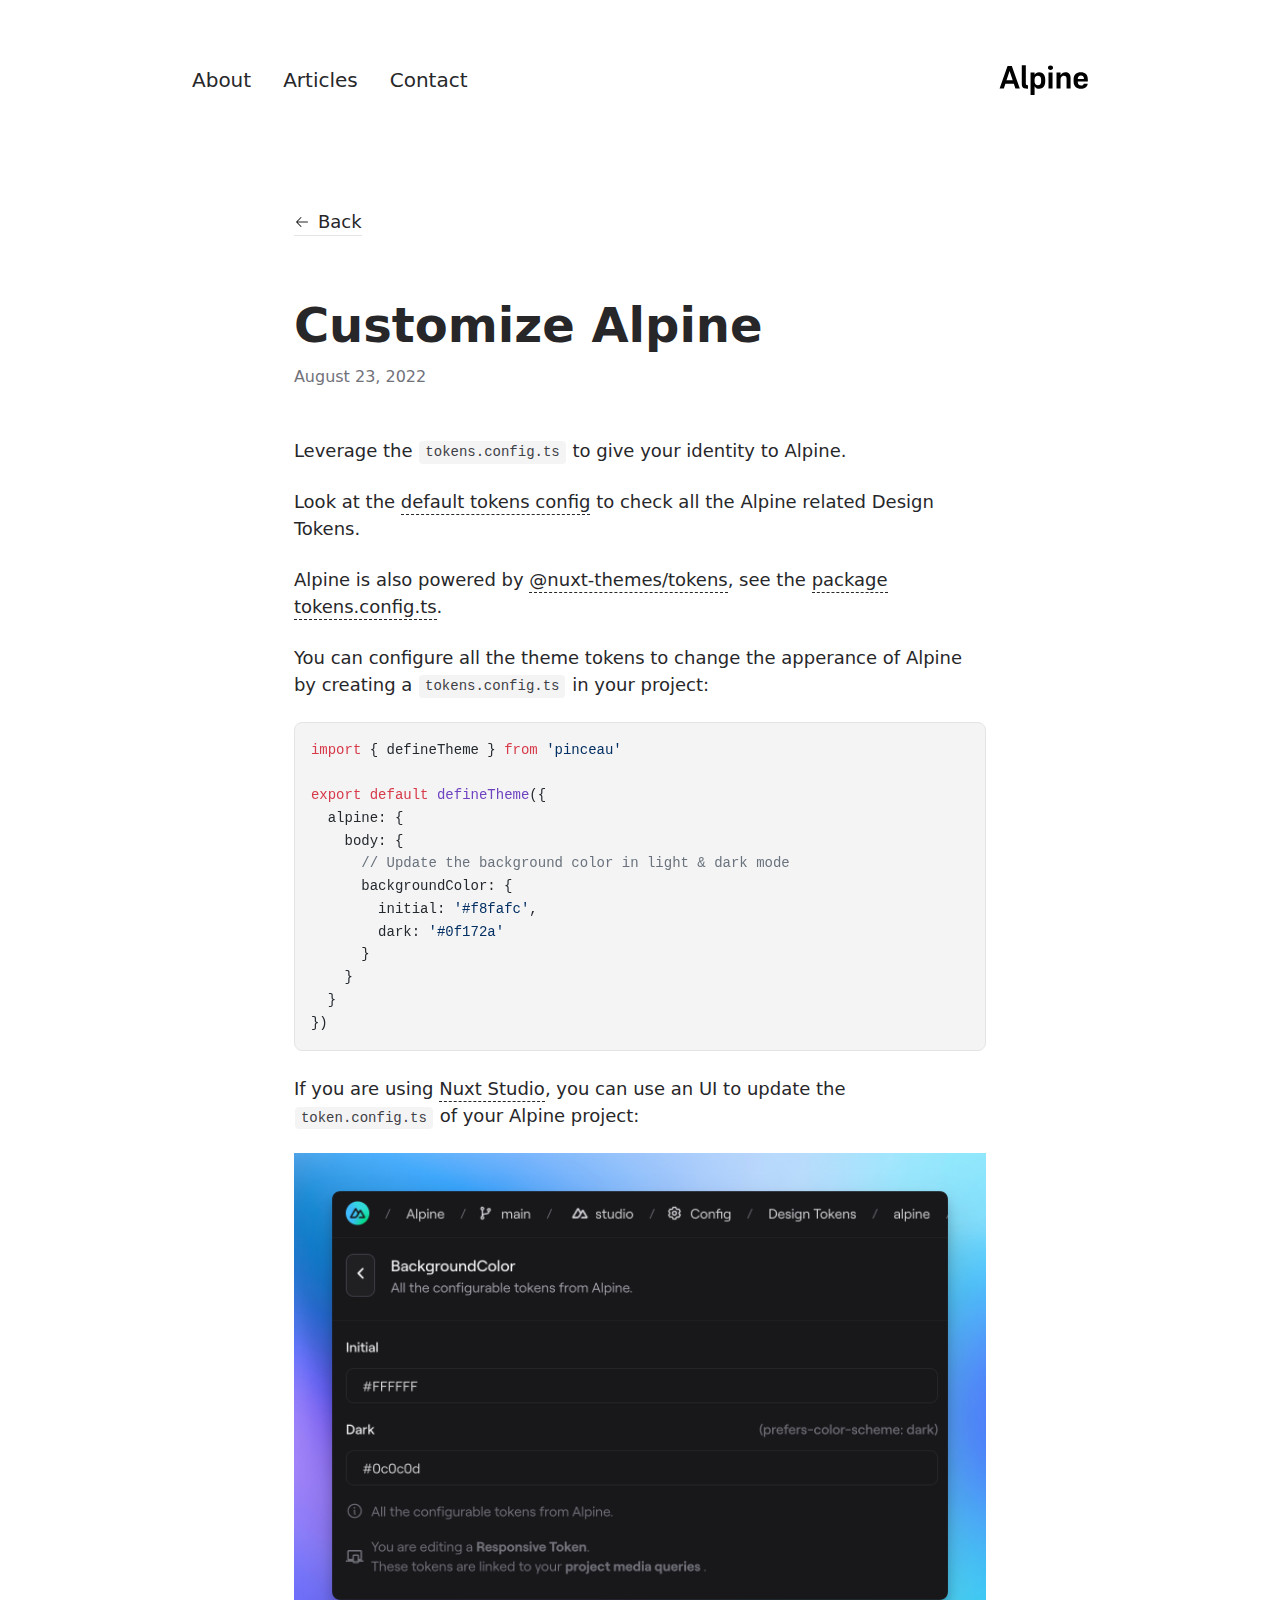
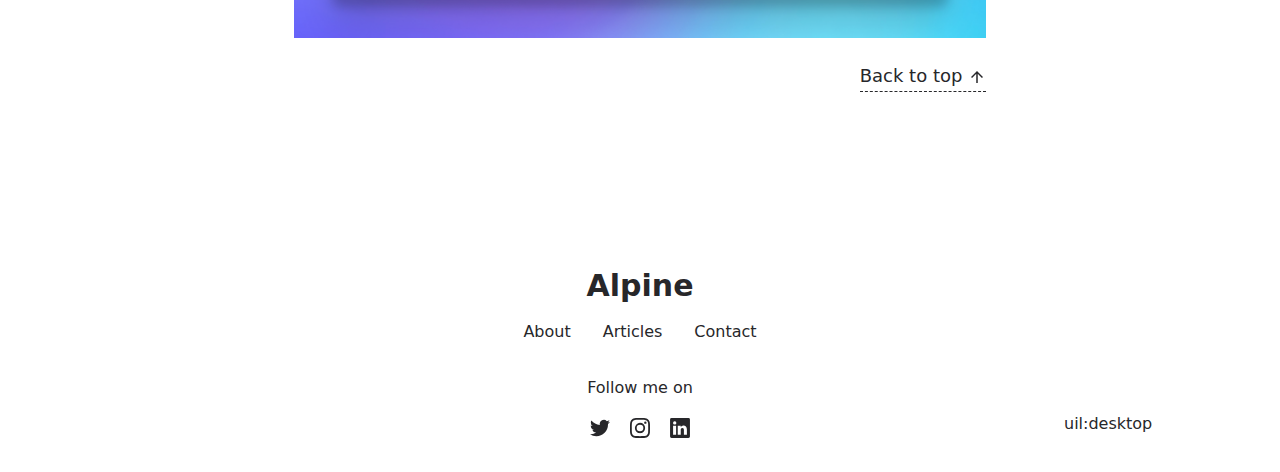
<file: articles/design-tokens/index.html>
<!DOCTYPE html><html  lang="en"><head><meta charset="utf-8">
<meta name="viewport" content="width=device-width, initial-scale=1">
<title>Customize Alpine</title>
<meta name="twitter:card" content="summary_large_image">
<meta property="og:image:width" content="400">
<meta property="og:image:height" content="300">
<meta property="og:image:alt" content="An image showcasing my project.">
<meta property="og:title" content="Customize Alpine">
<meta name="description" content="Leverage the tokens.config.ts to give your identity to Alpine.">
<meta property="og:description" content="Leverage the tokens.config.ts to give your identity to Alpine.">
<meta property="og:image" content="/articles/design-tokens.webp">
<link rel="preload" as="fetch" crossorigin="anonymous" href="/articles/design-tokens/_payload.json?f0f58f84-601f-4076-a86f-94d7cb66c36a">
<link rel="stylesheet" href="/_nuxt/entry.btSI2xZ-.css">
<link rel="stylesheet" href="/_nuxt/DocumentDrivenNotFound.D7Ogfkhr.css">
<link rel="stylesheet" href="/_nuxt/article.DkPChugH.css">
<link rel="stylesheet" href="/_nuxt/ProseA.D4RtImXF.css">
<link rel="stylesheet" href="/_nuxt/ProseH1.BwPAspty.css">
<link rel="stylesheet" href="/_nuxt/ProseP.Dp1dLVOK.css">
<link rel="stylesheet" href="/_nuxt/ProseCodeInline.DPyaAaT7.css">
<link rel="stylesheet" href="/_nuxt/ProsePre.CchFRBtv.css">
<link rel="stylesheet" href="/_nuxt/ProseCode.f3kEnX8-.css">
<link rel="stylesheet" href="/_nuxt/ProseImg.BxiTVCVH.css">
<link rel="modulepreload" as="script" crossorigin href="/_nuxt/CaSr8pv_.js">
<link rel="modulepreload" as="script" crossorigin href="/_nuxt/B3cvDYST.js">
<link rel="modulepreload" as="script" crossorigin href="/_nuxt/gZ41MmnB.js">
<link rel="modulepreload" as="script" crossorigin href="/_nuxt/DNd7oT3G.js">
<link rel="modulepreload" as="script" crossorigin href="/_nuxt/Xl3_XuYI.js">
<link rel="modulepreload" as="script" crossorigin href="/_nuxt/xFJwaHZa.js">
<link rel="modulepreload" as="script" crossorigin href="/_nuxt/C3IdDkg2.js">
<link rel="modulepreload" as="script" crossorigin href="/_nuxt/D5vXvOJ2.js">
<link rel="modulepreload" as="script" crossorigin href="/_nuxt/C4G6Kp-X.js">
<link rel="modulepreload" as="script" crossorigin href="/_nuxt/BcWussCh.js">
<link rel="modulepreload" as="script" crossorigin href="/_nuxt/D1LsctG4.js">
<link rel="modulepreload" as="script" crossorigin href="/_nuxt/CNpn_ZD9.js">
<link rel="modulepreload" as="script" crossorigin href="/_nuxt/2CsEt9nT.js">
<link rel="modulepreload" as="script" crossorigin href="/_nuxt/BpcZq93G.js">
<link rel="modulepreload" as="script" crossorigin href="/_nuxt/CzNmvHO9.js">
<link rel="modulepreload" as="script" crossorigin href="/_nuxt/CzTGnWIY.js">
<link rel="modulepreload" as="script" crossorigin href="/_nuxt/sQc3B7Bz.js">
<link rel="prefetch" as="script" crossorigin href="/_nuxt/DdPd2AnB.js">
<link rel="prefetch" as="script" crossorigin href="/_nuxt/BzYoSW-y.js">
<link rel="prefetch" as="script" crossorigin href="/_nuxt/D6e4u5yP.js">
<link rel="prefetch" as="style" href="/_nuxt/useStudio.DzA-IoZ4.css">
<link rel="prefetch" as="script" crossorigin href="/_nuxt/ozgSlERi.js">
<link rel="prefetch" as="style" href="/_nuxt/error-404.Bwq3Qtp8.css">
<link rel="prefetch" as="script" crossorigin href="/_nuxt/DghTHxc0.js">
<link rel="prefetch" as="style" href="/_nuxt/error-500.C69HPPxN.css">
<link rel="prefetch" as="script" crossorigin href="/_nuxt/BrUiD3S2.js">
<script type="module" src="/_nuxt/CaSr8pv_.js" crossorigin></script><style id="pinceau-runtime-hydratable">@media{.phy[--]{--puid:DytHR6-v;}.pv-0NNUj8{max-width:var(--elements-container-maxWidth);padding-left:var(--elements-container-padding-mobile);padding-right:var(--elements-container-padding-mobile);}@media (min-width: 475px){.pv-0NNUj8{padding-left:var(--elements-container-padding-xs);padding-right:var(--elements-container-padding-xs);}}@media (min-width: 640px){.pv-0NNUj8{padding-left:var(--elements-container-padding-sm);padding-right:var(--elements-container-padding-sm);}}@media (min-width: 768px){.pv-0NNUj8{padding-left:var(--elements-container-padding-md);padding-right:var(--elements-container-padding-md);}}} </style><style id="pinceau-theme">@media { :root {--pinceau-mq: initial; --alpine-readableLine: 68ch;--alpine-backdrop-backgroundColor: #f4f4f5b3;--prose-code-inline-padding: 0.2rem 0.375rem 0.2rem 0.375rem;--prose-code-block-backdropFilter: contrast(1);--prose-code-block-border-style: solid;--prose-code-block-border-width: 1px;--prose-tbody-tr-borderBottom-style: dashed;--prose-tbody-tr-borderBottom-width: 1px;--prose-th-textAlign: inherit;--prose-thead-borderBottom-style: solid;--prose-thead-borderBottom-width: 1px;--prose-thead-border-style: solid;--prose-thead-border-width: 0px;--prose-table-textAlign: start;--prose-hr-width: 1px;--prose-hr-style: solid;--prose-li-listStylePosition: outside;--prose-ol-li-markerColor: currentColor;--prose-ol-paddingInlineStart: 21px;--prose-ol-listStyleType: decimal;--prose-ul-li-markerColor: currentColor;--prose-ul-paddingInlineStart: 21px;--prose-ul-listStyleType: disc;--prose-blockquote-border-style: solid;--prose-blockquote-border-width: 4px;--prose-blockquote-quotes: '201C' '201D' '2018' '2019';--prose-blockquote-paddingInlineStart: 24px;--prose-a-code-color-hover: currentColor;--prose-a-code-color-static: currentColor;--prose-a-hasCode-borderBottom: none;--prose-a-border-distance: 2px;--prose-a-border-color-hover: currentColor;--prose-a-border-color-static: currentColor;--prose-a-border-style-hover: solid;--prose-a-border-style-static: dashed;--prose-a-border-width: 1px;--prose-a-color-static: inherit;--prose-a-textDecoration: none;--prose-h6-margin: 3rem 0 2rem;--prose-h5-margin: 3rem 0 2rem;--prose-h4-margin: 3rem 0 2rem;--prose-h3-margin: 3rem 0 2rem;--prose-h2-margin: 3rem 0 2rem;--prose-h1-margin: 0 0 2rem;--prose-p-fontSize: 18px;--typography-lead-loose: 2;--typography-lead-relaxed: 1.625;--typography-lead-normal: 1.5;--typography-lead-snug: 1.375;--typography-lead-tight: 1.25;--typography-lead-none: 1;--typography-lead-10: 2.5rem;--typography-lead-9: 2.25rem;--typography-lead-8: 2rem;--typography-lead-7: 1.75rem;--typography-lead-6: 1.5rem;--typography-lead-5: 1.25rem;--typography-lead-4: 1rem;--typography-lead-3: .75rem;--typography-lead-2: .5rem;--typography-lead-1: .025rem;--typography-fontWeight-black: 900;--typography-fontWeight-extrabold: 800;--typography-fontWeight-bold: 700;--typography-fontWeight-semibold: 600;--typography-fontWeight-medium: 500;--typography-fontWeight-normal: 400;--typography-fontWeight-light: 300;--typography-fontWeight-extralight: 200;--typography-fontWeight-thin: 100;--typography-fontSize-9xl: 128px;--typography-fontSize-8xl: 96px;--typography-fontSize-7xl: 72px;--typography-fontSize-6xl: 60px;--typography-fontSize-5xl: 48px;--typography-fontSize-4xl: 36px;--typography-fontSize-3xl: 30px;--typography-fontSize-2xl: 24px;--typography-fontSize-xl: 20px;--typography-fontSize-lg: 18px;--typography-fontSize-base: 16px;--typography-fontSize-sm: 14px;--typography-fontSize-xs: 12px;--typography-letterSpacing-wide: 0.025em;--typography-letterSpacing-tight: -0.025em;--typography-verticalMargin-base: 24px;--typography-verticalMargin-sm: 16px;--elements-border-secondary-hover: [object Object];--elements-backdrop-background: #fffc;--elements-backdrop-filter: saturate(200%) blur(20px);--elements-container-maxWidth: 64rem;--lead-loose: 2;--lead-relaxed: 1.625;--lead-normal: 1.5;--lead-snug: 1.375;--lead-tight: 1.25;--lead-none: 1;--lead-10: 2.5rem;--lead-9: 2.25rem;--lead-8: 2rem;--lead-7: 1.75rem;--lead-6: 1.5rem;--lead-5: 1.25rem;--lead-4: 1rem;--lead-3: .75rem;--lead-2: .5rem;--lead-1: .025rem;--letterSpacing-widest: 0.1em;--letterSpacing-wider: 0.05em;--letterSpacing-wide: 0.025em;--letterSpacing-normal: 0em;--letterSpacing-tight: -0.025em;--letterSpacing-tighter: -0.05em;--fontSize-9xl: 8rem;--fontSize-8xl: 6rem;--fontSize-7xl: 4.5rem;--fontSize-6xl: 3.75rem;--fontSize-5xl: 3rem;--fontSize-4xl: 2.25rem;--fontSize-3xl: 1.875rem;--fontSize-2xl: 1.5rem;--fontSize-xl: 1.25rem;--fontSize-lg: 1.125rem;--fontSize-base: 1rem;--fontSize-sm: 0.875rem;--fontSize-xs: 0.75rem;--fontWeight-black: 900;--fontWeight-extrabold: 800;--fontWeight-bold: 700;--fontWeight-semibold: 600;--fontWeight-medium: 500;--fontWeight-normal: 400;--fontWeight-light: 300;--fontWeight-extralight: 200;--fontWeight-thin: 100;--font-mono: ui-monospace, SFMono-Regular, Menlo, Monaco, Consolas, Liberation Mono, Courier New, monospace;--font-serif: ui-serif, Georgia, Cambria, Times New Roman, Times, serif;--font-sans: ui-sans-serif, system-ui, -apple-system, BlinkMacSystemFont, Segoe UI, Roboto, Helvetica Neue, Arial, Noto Sans, sans-serif, Apple Color Emoji, Segoe UI Emoji, Segoe UI Symbol, Noto Color Emoji;--opacity-total: 1;--opacity-high: 0.8;--opacity-medium: 0.5;--opacity-soft: 0.3;--opacity-light: 0.15;--opacity-bright: 0.1;--opacity-noOpacity: 0;--borderWidth-lg: 3px;--borderWidth-md: 2px;--borderWidth-sm: 1px;--borderWidth-noBorder: 0;--space-rem-875: 0.875rem;--space-rem-625: 0.625rem;--space-rem-375: 0.375rem;--space-rem-125: 0.125rem;--space-px: 1px;--space-128: 32rem;--space-96: 24rem;--space-80: 20rem;--space-72: 18rem;--space-64: 16rem;--space-60: 15rem;--space-56: 14rem;--space-52: 13rem;--space-48: 12rem;--space-44: 11rem;--space-40: 10rem;--space-36: 9rem;--space-32: 8rem;--space-28: 7rem;--space-24: 6rem;--space-20: 5rem;--space-16: 4rem;--space-14: 3.5rem;--space-12: 3rem;--space-11: 2.75rem;--space-10: 2.5rem;--space-9: 2.25rem;--space-8: 2rem;--space-7: 1.75rem;--space-6: 1.5rem;--space-5: 1.25rem;--space-4: 1rem;--space-3: 0.75rem;--space-2: 0.5rem;--space-1: 0.25rem;--space-0: 0px;--size-full: 100%;--size-7xl: 80rem;--size-6xl: 72rem;--size-5xl: 64rem;--size-4xl: 56rem;--size-3xl: 48rem;--size-2xl: 42rem;--size-xl: 36rem;--size-lg: 32rem;--size-md: 28rem;--size-sm: 24rem;--size-xs: 20rem;--size-200: 200px;--size-104: 104px;--size-80: 80px;--size-64: 64px;--size-56: 56px;--size-48: 48px;--size-40: 40px;--size-32: 32px;--size-24: 24px;--size-20: 20px;--size-16: 16px;--size-12: 12px;--size-8: 8px;--size-6: 6px;--size-4: 4px;--size-2: 2px;--size-0: 0px;--radii-full: 9999px;--radii-3xl: 1.75rem;--radii-2xl: 1.5rem;--radii-xl: 1rem;--radii-lg: 0.75rem;--radii-md: 0.5rem;--radii-sm: 0.375rem;--radii-xs: 0.25rem;--radii-2xs: 0.125rem;--radii-none: 0px;--shadow-none: 0px 0px 0px 0px transparent;--shadow-lg: 0px 10px 15px -3px #000000, 0px 4px 6px -4px #000000;--shadow-md: 0px 4px 6px -1px #000000, 0px 2px 4px -2px #000000;--shadow-sm: 0px 1px 3px 0px #000000, 0px 1px 2px -1px #000000;--shadow-xs: 0px 1px 2px 0px #000000;--height-screen: 100vh;--width-screen: 100vw;--color-primary-900: #002e38;--color-primary-800: #005c70;--color-primary-700: #008aa9;--color-primary-600: #00b9e1;--color-primary-500: #1ad6ff;--color-primary-400: #40ddff;--color-primary-300: #66e4ff;--color-primary-200: #8deaff;--color-primary-100: #b3f1ff;--color-primary-50: #d9f8ff;--color-ruby-900: #380011;--color-ruby-800: #700021;--color-ruby-700: #a90032;--color-ruby-600: #e10043;--color-ruby-500: #ff1a5e;--color-ruby-400: #ff4079;--color-ruby-300: #ff6694;--color-ruby-200: #ff8dae;--color-ruby-100: #ffb3c9;--color-ruby-50: #ffd9e4;--color-pink-900: #380025;--color-pink-800: #70004b;--color-pink-700: #a90070;--color-pink-600: #e10095;--color-pink-500: #ff1ab2;--color-pink-400: #ff40bf;--color-pink-300: #ff66cc;--color-pink-200: #ff8dd8;--color-pink-100: #ffb3e5;--color-pink-50: #ffd9f2;--color-purple-900: #190038;--color-purple-800: #330070;--color-purple-700: #4c00a9;--color-purple-600: #6500e1;--color-purple-500: #811aff;--color-purple-400: #9640ff;--color-purple-300: #ab66ff;--color-purple-200: #c08dff;--color-purple-100: #d5b3ff;--color-purple-50: #ead9ff;--color-royalblue-900: #0b0531;--color-royalblue-800: #160a62;--color-royalblue-700: #211093;--color-royalblue-600: #2c15c4;--color-royalblue-500: #4127e8;--color-royalblue-400: #614bec;--color-royalblue-300: #806ff0;--color-royalblue-200: #a093f3;--color-royalblue-100: #c0b7f7;--color-royalblue-50: #dfdbfb;--color-indigoblue-900: #001238;--color-indigoblue-800: #002370;--color-indigoblue-700: #0035a9;--color-indigoblue-600: #0047e1;--color-indigoblue-500: #1a62ff;--color-indigoblue-400: #407cff;--color-indigoblue-300: #6696ff;--color-indigoblue-200: #8db0ff;--color-indigoblue-100: #b3cbff;--color-indigoblue-50: #d9e5ff;--color-blue-900: #002438;--color-blue-800: #004870;--color-blue-700: #006ca9;--color-blue-600: #0090e1;--color-blue-500: #1aadff;--color-blue-400: #40bbff;--color-blue-300: #66c8ff;--color-blue-200: #8dd6ff;--color-blue-100: #b3e4ff;--color-blue-50: #d9f1ff;--color-lightblue-900: #002e38;--color-lightblue-800: #005c70;--color-lightblue-700: #008aa9;--color-lightblue-600: #00b9e1;--color-lightblue-500: #1ad6ff;--color-lightblue-400: #40ddff;--color-lightblue-300: #66e4ff;--color-lightblue-200: #8deaff;--color-lightblue-100: #b3f1ff;--color-lightblue-50: #d9f8ff;--color-teal-900: #062a28;--color-teal-800: #0b544f;--color-teal-700: #117d77;--color-teal-600: #16a79e;--color-teal-500: #1cd1c6;--color-teal-400: #36e4da;--color-teal-300: #5fe9e1;--color-teal-200: #87efe9;--color-teal-100: #aff4f0;--color-teal-50: #d7faf8;--color-pear-900: #2a2b09;--color-pear-800: #545512;--color-pear-700: #7e801b;--color-pear-600: #a8aa24;--color-pear-500: #d0d32f;--color-pear-400: #d8da52;--color-pear-300: #e0e274;--color-pear-200: #e8e997;--color-pear-100: #eff0ba;--color-pear-50: #f7f8dc;--color-red-900: #380300;--color-red-800: #700700;--color-red-700: #a90a00;--color-red-600: #e10e00;--color-red-500: #ff281a;--color-red-400: #ff4c40;--color-red-300: #ff7066;--color-red-200: #ff948d;--color-red-100: #ffb7b3;--color-red-50: #ffdbd9;--color-orange-900: #381800;--color-orange-800: #702f00;--color-orange-700: #a94700;--color-orange-600: #e15e00;--color-orange-500: #ff7a1a;--color-orange-400: #ff9040;--color-orange-300: #ffa666;--color-orange-200: #ffbd8d;--color-orange-100: #ffd3b3;--color-orange-50: #ffe9d9;--color-yellow-900: #362b03;--color-yellow-800: #6d5605;--color-yellow-700: #a38108;--color-yellow-600: #daac0a;--color-yellow-500: #f5c828;--color-yellow-400: #f7d14c;--color-yellow-300: #f8da70;--color-yellow-200: #fae393;--color-yellow-100: #fcedb7;--color-yellow-50: #fdf6db;--color-green-900: #003f25;--color-green-800: #005e38;--color-green-700: #007e4a;--color-green-600: #009d5d;--color-green-500: #00bd6f;--color-green-400: #00dc82;--color-green-300: #30ffaa;--color-green-200: #83ffcc;--color-green-100: #acffdd;--color-green-50: #d6ffee;--color-gray-900: #18181B;--color-gray-800: #27272A;--color-gray-700: #3f3f46;--color-gray-600: #52525B;--color-gray-500: #71717A;--color-gray-400: #a1a1aa;--color-gray-300: #D4d4d8;--color-gray-200: #e4e4e7;--color-gray-100: #f4f4f5;--color-gray-50: #fafafa;--color-black: #0c0c0d;--color-white: #FFFFFF;--media-portrait: only screen and (orientation: portrait);--media-landscape: only screen and (orientation: landscape);--media-rm: (prefers-reduced-motion: reduce);--media-2xl: (min-width: 1536px);--media-xl: (min-width: 1280px);--media-lg: (min-width: 1024px);--media-md: (min-width: 768px);--media-sm: (min-width: 640px);--media-xs: (min-width: 475px);--alpine-body-color: var(--color-gray-800);--alpine-body-backgroundColor: var(--color-white);--prose-code-inline-fontWeight: var(--typography-fontWeight-normal);--prose-code-inline-fontSize: var(--typography-fontSize-sm);--prose-code-inline-borderRadius: var(--radii-xs);--prose-code-block-pre-padding: var(--typography-verticalMargin-sm);--prose-code-block-margin: var(--typography-verticalMargin-base) 0;--prose-code-block-fontSize: var(--typography-fontSize-sm);--prose-tbody-code-inline-fontSize: var(--typography-fontSize-sm);--prose-tbody-td-padding: var(--typography-verticalMargin-sm);--prose-th-fontWeight: var(--typography-fontWeight-semibold);--prose-th-padding: 0 var(--typography-verticalMargin-sm) var(--typography-verticalMargin-sm) var(--typography-verticalMargin-sm);--prose-table-lineHeight: var(--typography-lead-6);--prose-table-fontSize: var(--typography-fontSize-sm);--prose-table-margin: var(--typography-verticalMargin-base) 0;--prose-hr-margin: var(--typography-verticalMargin-base) 0;--prose-li-margin: var(--typography-verticalMargin-sm) 0;--prose-ol-margin: var(--typography-verticalMargin-base) 0;--prose-ul-margin: var(--typography-verticalMargin-base) 0;--prose-blockquote-margin: var(--typography-verticalMargin-base) 0;--prose-a-code-border-style: var(--prose-a-border-style-static);--prose-a-code-border-width: var(--prose-a-border-width);--prose-a-fontWeight: var(--typography-fontWeight-medium);--prose-img-margin: var(--typography-verticalMargin-base) 0;--prose-strong-fontWeight: var(--typography-fontWeight-semibold);--prose-h6-iconSize: var(--typography-fontSize-base);--prose-h6-fontWeight: var(--typography-fontWeight-semibold);--prose-h6-lineHeight: var(--typography-lead-normal);--prose-h6-fontSize: var(--typography-fontSize-lg);--prose-h5-iconSize: var(--typography-fontSize-lg);--prose-h5-fontWeight: var(--typography-fontWeight-semibold);--prose-h5-lineHeight: var(--typography-lead-snug);--prose-h5-fontSize: var(--typography-fontSize-xl);--prose-h4-iconSize: var(--typography-fontSize-lg);--prose-h4-letterSpacing: var(--typography-letterSpacing-tight);--prose-h4-fontWeight: var(--typography-fontWeight-semibold);--prose-h4-lineHeight: var(--typography-lead-snug);--prose-h4-fontSize: var(--typography-fontSize-2xl);--prose-h3-iconSize: var(--typography-fontSize-xl);--prose-h3-letterSpacing: var(--typography-letterSpacing-tight);--prose-h3-fontWeight: var(--typography-fontWeight-semibold);--prose-h3-lineHeight: var(--typography-lead-snug);--prose-h3-fontSize: var(--typography-fontSize-3xl);--prose-h2-iconSize: var(--typography-fontSize-2xl);--prose-h2-letterSpacing: var(--typography-letterSpacing-tight);--prose-h2-fontWeight: var(--typography-fontWeight-semibold);--prose-h2-lineHeight: var(--typography-lead-tight);--prose-h2-fontSize: var(--typography-fontSize-4xl);--prose-h1-iconSize: var(--typography-fontSize-3xl);--prose-h1-letterSpacing: var(--typography-letterSpacing-tight);--prose-h1-fontWeight: var(--typography-fontWeight-bold);--prose-h1-lineHeight: var(--typography-lead-tight);--prose-h1-fontSize: var(--typography-fontSize-5xl);--prose-p-br-margin: var(--typography-verticalMargin-base) 0 0 0;--prose-p-margin: var(--typography-verticalMargin-base) 0;--prose-p-lineHeight: var(--typography-lead-normal);--typography-color-primary-900: var(--color-primary-900);--typography-color-primary-800: var(--color-primary-800);--typography-color-primary-700: var(--color-primary-700);--typography-color-primary-600: var(--color-primary-600);--typography-color-primary-500: var(--color-primary-500);--typography-color-primary-400: var(--color-primary-400);--typography-color-primary-300: var(--color-primary-300);--typography-color-primary-200: var(--color-primary-200);--typography-color-primary-100: var(--color-primary-100);--typography-color-primary-50: var(--color-primary-50);--typography-font-code: var(--font-mono);--typography-font-body: var(--font-sans);--typography-font-display: var(--font-sans);--typography-body-backgroundColor: var(--color-white);--typography-body-color: var(--color-black);--elements-state-danger-borderColor-secondary: var(--color-red-200);--elements-state-danger-borderColor-primary: var(--color-red-100);--elements-state-danger-backgroundColor-secondary: var(--color-red-100);--elements-state-danger-backgroundColor-primary: var(--color-red-50);--elements-state-danger-color-secondary: var(--color-red-600);--elements-state-danger-color-primary: var(--color-red-500);--elements-state-warning-borderColor-secondary: var(--color-yellow-200);--elements-state-warning-borderColor-primary: var(--color-yellow-100);--elements-state-warning-backgroundColor-secondary: var(--color-yellow-100);--elements-state-warning-backgroundColor-primary: var(--color-yellow-50);--elements-state-warning-color-secondary: var(--color-yellow-700);--elements-state-warning-color-primary: var(--color-yellow-600);--elements-state-success-borderColor-secondary: var(--color-green-200);--elements-state-success-borderColor-primary: var(--color-green-100);--elements-state-success-backgroundColor-secondary: var(--color-green-100);--elements-state-success-backgroundColor-primary: var(--color-green-50);--elements-state-success-color-secondary: var(--color-green-600);--elements-state-success-color-primary: var(--color-green-500);--elements-state-info-borderColor-secondary: var(--color-blue-200);--elements-state-info-borderColor-primary: var(--color-blue-100);--elements-state-info-backgroundColor-secondary: var(--color-blue-100);--elements-state-info-backgroundColor-primary: var(--color-blue-50);--elements-state-info-color-secondary: var(--color-blue-600);--elements-state-info-color-primary: var(--color-blue-500);--elements-state-primary-borderColor-secondary: var(--color-primary-200);--elements-state-primary-borderColor-primary: var(--color-primary-100);--elements-state-primary-backgroundColor-secondary: var(--color-primary-100);--elements-state-primary-backgroundColor-primary: var(--color-primary-50);--elements-state-primary-color-secondary: var(--color-primary-700);--elements-state-primary-color-primary: var(--color-primary-600);--elements-surface-secondary-backgroundColor: var(--color-gray-200);--elements-surface-primary-backgroundColor: var(--color-gray-100);--elements-surface-background-base: var(--color-gray-100);--elements-border-secondary-static: var(--color-gray-200);--elements-border-primary-hover: var(--color-gray-200);--elements-border-primary-static: var(--color-gray-100);--elements-container-padding-md: var(--space-16);--elements-container-padding-sm: var(--space-12);--elements-container-padding-xs: var(--space-8);--elements-container-padding-mobile: var(--space-6);--elements-text-secondary-color-hover: var(--color-gray-700);--elements-text-secondary-color-static: var(--color-gray-500);--elements-text-primary-color-static: var(--color-gray-900);--text-6xl-lineHeight: var(--lead-none);--text-6xl-fontSize: var(--fontSize-6xl);--text-5xl-lineHeight: var(--lead-none);--text-5xl-fontSize: var(--fontSize-5xl);--text-4xl-lineHeight: var(--lead-10);--text-4xl-fontSize: var(--fontSize-4xl);--text-3xl-lineHeight: var(--lead-9);--text-3xl-fontSize: var(--fontSize-3xl);--text-2xl-lineHeight: var(--lead-8);--text-2xl-fontSize: var(--fontSize-2xl);--text-xl-lineHeight: var(--lead-7);--text-xl-fontSize: var(--fontSize-xl);--text-lg-lineHeight: var(--lead-7);--text-lg-fontSize: var(--fontSize-lg);--text-base-lineHeight: var(--lead-6);--text-base-fontSize: var(--fontSize-base);--text-sm-lineHeight: var(--lead-5);--text-sm-fontSize: var(--fontSize-sm);--text-xs-lineHeight: var(--lead-4);--text-xs-fontSize: var(--fontSize-xs);--shadow-2xl: 0px 25px 50px -12px var(--color-gray-900);--shadow-xl: 0px 20px 25px -5px var(--color-gray-400), 0px 8px 10px -6px #000000;--color-secondary-900: var(--color-gray-900);--color-secondary-800: var(--color-gray-800);--color-secondary-700: var(--color-gray-700);--color-secondary-600: var(--color-gray-600);--color-secondary-500: var(--color-gray-500);--color-secondary-400: var(--color-gray-400);--color-secondary-300: var(--color-gray-300);--color-secondary-200: var(--color-gray-200);--color-secondary-100: var(--color-gray-100);--color-secondary-50: var(--color-gray-50);--prose-a-code-background-hover: var(--typography-color-primary-50);--prose-a-code-border-color-hover: var(--typography-color-primary-500);--prose-a-color-hover: var(--typography-color-primary-500);--typography-color-secondary-900: var(--color-secondary-900);--typography-color-secondary-800: var(--color-secondary-800);--typography-color-secondary-700: var(--color-secondary-700);--typography-color-secondary-600: var(--color-secondary-600);--typography-color-secondary-500: var(--color-secondary-500);--typography-color-secondary-400: var(--color-secondary-400);--typography-color-secondary-300: var(--color-secondary-300);--typography-color-secondary-200: var(--color-secondary-200);--typography-color-secondary-100: var(--color-secondary-100);--typography-color-secondary-50: var(--color-secondary-50);--prose-code-inline-backgroundColor: var(--typography-color-secondary-100);--prose-code-inline-color: var(--typography-color-secondary-700);--prose-code-block-backgroundColor: var(--typography-color-secondary-100);--prose-code-block-color: var(--typography-color-secondary-700);--prose-code-block-border-color: var(--typography-color-secondary-200);--prose-tbody-tr-borderBottom-color: var(--typography-color-secondary-200);--prose-th-color: var(--typography-color-secondary-600);--prose-thead-borderBottom-color: var(--typography-color-secondary-200);--prose-thead-border-color: var(--typography-color-secondary-300);--prose-hr-color: var(--typography-color-secondary-200);--prose-blockquote-border-color: var(--typography-color-secondary-200);--prose-blockquote-color: var(--typography-color-secondary-500);--prose-a-code-border-color-static: var(--typography-color-secondary-400); } }@media { :root.dark {--pinceau-mq: dark; --alpine-backdrop-backgroundColor: #18181bb3;--prose-code-block-backdropFilter: contrast(1);--prose-ol-li-markerColor: currentColor;--prose-ul-li-markerColor: currentColor;--prose-a-code-color-hover: currentColor;--prose-a-code-color-static: currentColor;--prose-a-border-color-hover: currentColor;--prose-a-border-color-static: currentColor;--prose-a-color-static: inherit;--elements-backdrop-background: #0c0d0ccc;--alpine-body-color: var(--color-gray-200);--alpine-body-backgroundColor: var(--color-black);--typography-body-backgroundColor: var(--color-black);--typography-body-color: var(--color-white);--elements-state-danger-borderColor-secondary: var(--color-red-700);--elements-state-danger-borderColor-primary: var(--color-red-800);--elements-state-danger-backgroundColor-secondary: var(--color-red-800);--elements-state-danger-backgroundColor-primary: var(--color-red-900);--elements-state-danger-color-secondary: var(--color-red-200);--elements-state-danger-color-primary: var(--color-red-300);--elements-state-warning-borderColor-secondary: var(--color-yellow-700);--elements-state-warning-borderColor-primary: var(--color-yellow-800);--elements-state-warning-backgroundColor-secondary: var(--color-yellow-800);--elements-state-warning-backgroundColor-primary: var(--color-yellow-900);--elements-state-warning-color-secondary: var(--color-yellow-200);--elements-state-warning-color-primary: var(--color-yellow-400);--elements-state-success-borderColor-secondary: var(--color-green-700);--elements-state-success-borderColor-primary: var(--color-green-800);--elements-state-success-backgroundColor-secondary: var(--color-green-800);--elements-state-success-backgroundColor-primary: var(--color-green-900);--elements-state-success-color-secondary: var(--color-green-200);--elements-state-success-color-primary: var(--color-green-400);--elements-state-info-borderColor-secondary: var(--color-blue-700);--elements-state-info-borderColor-primary: var(--color-blue-800);--elements-state-info-backgroundColor-secondary: var(--color-blue-800);--elements-state-info-backgroundColor-primary: var(--color-blue-900);--elements-state-info-color-secondary: var(--color-blue-200);--elements-state-info-color-primary: var(--color-blue-400);--elements-state-primary-borderColor-secondary: var(--color-primary-700);--elements-state-primary-borderColor-primary: var(--color-primary-800);--elements-state-primary-backgroundColor-secondary: var(--color-primary-800);--elements-state-primary-backgroundColor-primary: var(--color-primary-900);--elements-state-primary-color-secondary: var(--color-primary-200);--elements-state-primary-color-primary: var(--color-primary-400);--elements-surface-secondary-backgroundColor: var(--color-gray-800);--elements-surface-primary-backgroundColor: var(--color-gray-900);--elements-surface-background-base: var(--color-gray-900);--elements-border-secondary-static: var(--color-gray-800);--elements-border-primary-hover: var(--color-gray-800);--elements-border-primary-static: var(--color-gray-900);--elements-text-secondary-color-hover: var(--color-gray-200);--elements-text-secondary-color-static: var(--color-gray-400);--elements-text-primary-color-static: var(--color-gray-50);--prose-a-code-background-hover: var(--typography-color-primary-900);--prose-a-code-border-color-hover: var(--typography-color-primary-600);--prose-a-color-hover: var(--typography-color-primary-400);--prose-code-inline-backgroundColor: var(--typography-color-secondary-800);--prose-code-inline-color: var(--typography-color-secondary-200);--prose-code-block-backgroundColor: var(--typography-color-secondary-900);--prose-code-block-color: var(--typography-color-secondary-200);--prose-code-block-border-color: var(--typography-color-secondary-800);--prose-tbody-tr-borderBottom-color: var(--typography-color-secondary-800);--prose-th-color: var(--typography-color-secondary-400);--prose-thead-borderBottom-color: var(--typography-color-secondary-800);--prose-thead-border-color: var(--typography-color-secondary-600);--prose-hr-color: var(--typography-color-secondary-800);--prose-blockquote-border-color: var(--typography-color-secondary-700);--prose-blockquote-color: var(--typography-color-secondary-400);--prose-a-code-border-color-static: var(--typography-color-secondary-600); } }</style><script>"use strict";(()=>{const a=window,e=document.documentElement,c=window.localStorage,d=["dark","light"],n=c&&c.getItem&&c.getItem("nuxt-color-mode")||"system";let l=n==="system"?f():n;const i=e.getAttribute("data-color-mode-forced");i&&(l=i),r(l),a["__NUXT_COLOR_MODE__"]={preference:n,value:l,getColorScheme:f,addColorScheme:r,removeColorScheme:u};function r(o){const t=""+o+"",s="";e.classList?e.classList.add(t):e.className+=" "+t,s&&e.setAttribute("data-"+s,o)}function u(o){const t=""+o+"",s="";e.classList?e.classList.remove(t):e.className=e.className.replace(new RegExp(t,"g"),""),s&&e.removeAttribute("data-"+s)}function m(o){return a.matchMedia("(prefers-color-scheme"+o+")")}function f(){if(a.matchMedia&&m("").media!=="not all"){for(const o of d)if(m(":"+o).matches)return o}return"light"}})();
</script></head><body><div id="__nuxt"><div class="container pv-0NNUj8 pc-DytHR6 app-layout" data-v-b7128002 data-v-aa14d472><!--[--><div class="nuxt-progress" style="width:0%;height:3px;opacity:0;background-size:Infinity% auto;" data-v-b7128002></div><header class="right" data-v-b7128002 data-v-dfd7c317><div class="menu" data-v-dfd7c317><button aria-label="Navigation Menu" data-v-dfd7c317><svg width="24" height="24" viewBox="0 0 68 68" fill="currentColor" xmlns="http://www.w3.org/2000/svg" data-v-dfd7c317><path d="M8 34C8 32.1362 8 31.2044 8.30448 30.4693C8.71046 29.4892 9.48915 28.7105 10.4693 28.3045C11.2044 28 12.1362 28 14 28C15.8638 28 16.7956 28 17.5307 28.3045C18.5108 28.7105 19.2895 29.4892 19.6955 30.4693C20 31.2044 20 32.1362 20 34C20 35.8638 20 36.7956 19.6955 37.5307C19.2895 38.5108 18.5108 39.2895 17.5307 39.6955C16.7956 40 15.8638 40 14 40C12.1362 40 11.2044 40 10.4693 39.6955C9.48915 39.2895 8.71046 38.5108 8.30448 37.5307C8 36.7956 8 35.8638 8 34Z" data-v-dfd7c317></path><path d="M28 34C28 32.1362 28 31.2044 28.3045 30.4693C28.7105 29.4892 29.4892 28.7105 30.4693 28.3045C31.2044 28 32.1362 28 34 28C35.8638 28 36.7956 28 37.5307 28.3045C38.5108 28.7105 39.2895 29.4892 39.6955 30.4693C40 31.2044 40 32.1362 40 34C40 35.8638 40 36.7956 39.6955 37.5307C39.2895 38.5108 38.5108 39.2895 37.5307 39.6955C36.7956 40 35.8638 40 34 40C32.1362 40 31.2044 40 30.4693 39.6955C29.4892 39.2895 28.7105 38.5108 28.3045 37.5307C28 36.7956 28 35.8638 28 34Z" data-v-dfd7c317></path><path d="M48 34C48 32.1362 48 31.2044 48.3045 30.4693C48.7105 29.4892 49.4892 28.7105 50.4693 28.3045C51.2044 28 52.1362 28 54 28C55.8638 28 56.7956 28 57.5307 28.3045C58.5108 28.7105 59.2895 29.4892 59.6955 30.4693C60 31.2044 60 32.1362 60 34C60 35.8638 60 36.7956 59.6955 37.5307C59.2895 38.5108 58.5108 39.2895 57.5307 39.6955C56.7956 40 55.8638 40 54 40C52.1362 40 51.2044 40 50.4693 39.6955C49.4892 39.2895 48.7105 38.5108 48.3045 37.5307C48 36.7956 48 35.8638 48 34Z" data-v-dfd7c317></path></svg></button></div><div class="overlay" data-v-dfd7c317><nav data-v-dfd7c317 data-v-553f153c><ul data-v-553f153c><!--[--><li data-v-553f153c><a href="/" class="" data-v-553f153c><span class="underline-fx" data-v-553f153c></span> About</a></li><li data-v-553f153c><a href="/articles" class="" data-v-553f153c><span class="underline-fx" data-v-553f153c></span> Articles</a></li><li data-v-553f153c><a href="/contact" class="" data-v-553f153c><span class="underline-fx" data-v-553f153c></span> Contact</a></li><!--]--></ul></nav></div><div class="logo" data-v-dfd7c317><a href="/" class="" data-v-dfd7c317><img src="/logo-dark.svg" class="dark-img" alt="alpine" width="89" height="31" data-v-dfd7c317><img src="/logo.svg" class="light-img" alt="alpine" width="89" height="31" data-v-dfd7c317></a></div><div class="main-nav" data-v-dfd7c317><nav data-v-dfd7c317 data-v-553f153c><ul data-v-553f153c><!--[--><li data-v-553f153c><a href="/" class="" data-v-553f153c><span class="underline-fx" data-v-553f153c></span> About</a></li><li data-v-553f153c><a href="/articles" class="" data-v-553f153c><span class="underline-fx" data-v-553f153c></span> Articles</a></li><li data-v-553f153c><a href="/contact" class="" data-v-553f153c><span class="underline-fx" data-v-553f153c></span> Contact</a></li><!--]--></ul></nav></div></header><!--[--><div class="document-driven-page"><article data-v-15241b82><a href="/articles" class="back" data-v-15241b82><svg xmlns="http://www.w3.org/2000/svg" xmlns:xlink="http://www.w3.org/1999/xlink" aria-hidden="true" role="img" class="icon" data-v-15241b82 style="" width="1em" height="1em" viewBox="0 0 256 256" data-v-bcfe47ef><path fill="currentColor" d="M224 128a8 8 0 0 1-8 8H59.31l58.35 58.34a8 8 0 0 1-11.32 11.32l-72-72a8 8 0 0 1 0-11.32l72-72a8 8 0 0 1 11.32 11.32L59.31 120H216a8 8 0 0 1 8 8"/></svg><span data-v-15241b82> Back </span></a><header data-v-15241b82><h1 class="title" data-v-15241b82>Customize Alpine</h1><time datetime="2022-08-23T00:00:00.000Z" data-v-15241b82>August 23, 2022</time></header><div class="prose" data-v-15241b82><!--[--><div><h1 id="customize-alpine" data-v-b4b13d7a><a aria-current="page" href="/articles/design-tokens#customize-alpine" class="router-link-active router-link-exact-active" data-v-b4b13d7a><!--[-->Customize Alpine<!--]--><!----></a></h1><p data-v-e44be016><!--[-->Leverage the <code class="" data-v-279f538f><!--[-->tokens.config.ts<!--]--></code> to give your identity to Alpine.<!--]--></p><p data-v-e44be016><!--[-->Look at the <a href="https://github.com/nuxt-themes/alpine/blob/main/tokens.config.ts" rel="nofollow" data-v-3b8bd91a><!--[-->default tokens config<!--]--></a> to check all the Alpine related Design Tokens.<!--]--></p><p data-v-e44be016><!--[-->Alpine is also powered by <a href="https://www.npmjs.com/package/@nuxt-themes/tokens" rel="nofollow" data-v-3b8bd91a><!--[-->@nuxt-themes/tokens<!--]--></a>, see the <a href="https://unpkg.com/@nuxt-themes/tokens@latest/dist/tokens.config.ts" rel="nofollow" data-v-3b8bd91a><!--[-->package tokens.config.ts<!--]--></a>.<!--]--></p><p data-v-e44be016><!--[-->You can configure all the theme tokens to change the apperance of Alpine by creating a <code class="" data-v-279f538f><!--[-->tokens.config.ts<!--]--></code> in your project:<!--]--></p><div class="highlight-ts prose-code" meta data-v-98a4a347><!----><!--[--><pre class="language-ts shiki shiki-themes github-light github-dark" style=""><!--[--><code><span class="line" line="1"><span style="--shiki-default:#D73A49;--shiki-dark:#F97583">import</span><span style="--shiki-default:#24292E;--shiki-dark:#E1E4E8"> { defineTheme } </span><span style="--shiki-default:#D73A49;--shiki-dark:#F97583">from</span><span style="--shiki-default:#032F62;--shiki-dark:#9ECBFF"> &#39;pinceau&#39;
</span></span><span class="line" line="2"><span emptylineplaceholder="true">
</span></span><span class="line" line="3"><span style="--shiki-default:#D73A49;--shiki-dark:#F97583">export</span><span style="--shiki-default:#D73A49;--shiki-dark:#F97583"> default</span><span style="--shiki-default:#6F42C1;--shiki-dark:#B392F0"> defineTheme</span><span style="--shiki-default:#24292E;--shiki-dark:#E1E4E8">({
</span></span><span class="line" line="4"><span style="--shiki-default:#24292E;--shiki-dark:#E1E4E8">  alpine: {
</span></span><span class="line" line="5"><span style="--shiki-default:#24292E;--shiki-dark:#E1E4E8">    body: {
</span></span><span class="line" line="6"><span style="--shiki-default:#6A737D;--shiki-dark:#6A737D">      // Update the background color in light &amp; dark mode
</span></span><span class="line" line="7"><span style="--shiki-default:#24292E;--shiki-dark:#E1E4E8">      backgroundColor: {
</span></span><span class="line" line="8"><span style="--shiki-default:#24292E;--shiki-dark:#E1E4E8">        initial: </span><span style="--shiki-default:#032F62;--shiki-dark:#9ECBFF">&#39;#f8fafc&#39;</span><span style="--shiki-default:#24292E;--shiki-dark:#E1E4E8">,
</span></span><span class="line" line="9"><span style="--shiki-default:#24292E;--shiki-dark:#E1E4E8">        dark: </span><span style="--shiki-default:#032F62;--shiki-dark:#9ECBFF">&#39;#0f172a&#39;
</span></span><span class="line" line="10"><span style="--shiki-default:#24292E;--shiki-dark:#E1E4E8">      }
</span></span><span class="line" line="11"><span style="--shiki-default:#24292E;--shiki-dark:#E1E4E8">    }
</span></span><span class="line" line="12"><span style="--shiki-default:#24292E;--shiki-dark:#E1E4E8">  }
</span></span><span class="line" line="13"><span style="--shiki-default:#24292E;--shiki-dark:#E1E4E8">})
</span></span></code><!--]--></pre><!--]--><button class="copy-button" data-v-98a4a347 data-v-bb39563a><span class="sr-only" data-v-bb39563a>Copy to clipboard</span><span class="icon-wrapper" data-v-bb39563a><svg xmlns="http://www.w3.org/2000/svg" xmlns:xlink="http://www.w3.org/1999/xlink" aria-hidden="true" role="img" class="icon" data-v-bb39563a style="" width="18px" height="18px" viewBox="0 0 256 256" data-v-bcfe47ef><path fill="currentColor" d="M216 32H88a8 8 0 0 0-8 8v40H40a8 8 0 0 0-8 8v128a8 8 0 0 0 8 8h128a8 8 0 0 0 8-8v-40h40a8 8 0 0 0 8-8V40a8 8 0 0 0-8-8m-56 176H48V96h112Zm48-48h-32V88a8 8 0 0 0-8-8H96V48h112Z"/></svg></span></button></div><p data-v-e44be016><!--[-->If you are using <a href="https://nuxt.studio" rel="nofollow" data-v-3b8bd91a><!--[-->Nuxt Studio<!--]--></a>, you can use an UI to update the <code class="" data-v-279f538f><!--[-->token.config.ts<!--]--></code> of your Alpine project:<!--]--></p><p data-v-e44be016><!--[--><a href="https://nuxt.studio" rel="nofollow" data-v-3b8bd91a><!--[--><img src="/design-tokens-studio.png" alt="design-tokens-studio.png" data-v-85ff786f><!--]--></a><!--]--></p><style>html .default .shiki span {color: var(--shiki-default);background: var(--shiki-default-bg);font-style: var(--shiki-default-font-style);font-weight: var(--shiki-default-font-weight);text-decoration: var(--shiki-default-text-decoration);}html .shiki span {color: var(--shiki-default);background: var(--shiki-default-bg);font-style: var(--shiki-default-font-style);font-weight: var(--shiki-default-font-weight);text-decoration: var(--shiki-default-text-decoration);}html .dark .shiki span {color: var(--shiki-dark);background: var(--shiki-dark-bg);font-style: var(--shiki-dark-font-style);font-weight: var(--shiki-dark-font-weight);text-decoration: var(--shiki-dark-text-decoration);}html.dark .shiki span {color: var(--shiki-dark);background: var(--shiki-dark-bg);font-style: var(--shiki-dark-font-style);font-weight: var(--shiki-dark-font-weight);text-decoration: var(--shiki-dark-text-decoration);}</style></div><!--]--><div class="back-to-top" data-v-15241b82><a data-v-15241b82 data-v-3b8bd91a><!--[-->Back to top <svg xmlns="http://www.w3.org/2000/svg" xmlns:xlink="http://www.w3.org/1999/xlink" aria-hidden="true" role="img" class="icon" data-v-15241b82 style="" width="1em" height="1em" viewBox="0 0 24 24" data-v-bcfe47ef><path fill="currentColor" d="M11 20V7.825l-5.6 5.6L4 12l8-8l8 8l-1.4 1.425l-5.6-5.6V20z"/></svg><!--]--></a></div></div></article></div><!--]--><footer class="center" data-v-b7128002 data-v-2d5209d7><a href="https://www.github.com/nuxt-themes/alpine" rel="noopener noreferrer" class="credits" data-v-2d5209d7>Alpine</a><div class="navigation" data-v-2d5209d7><nav data-v-2d5209d7 data-v-553f153c><ul data-v-553f153c><!--[--><li data-v-553f153c><a href="/" class="" data-v-553f153c><span class="underline-fx" data-v-553f153c></span> About</a></li><li data-v-553f153c><a href="/articles" class="" data-v-553f153c><span class="underline-fx" data-v-553f153c></span> Articles</a></li><li data-v-553f153c><a href="/contact" class="" data-v-553f153c><span class="underline-fx" data-v-553f153c></span> Contact</a></li><!--]--></ul></nav></div><p class="message" data-v-2d5209d7>Follow me on</p><div class="icons" data-v-2d5209d7><div class="social" data-v-2d5209d7><!--[--><a href="https://twitter.com/nuxtlabs" rel="noopener noreferrer" target="_blank" title="nuxtlabs" aria-label="nuxtlabs" data-v-3529012b><svg xmlns="http://www.w3.org/2000/svg" xmlns:xlink="http://www.w3.org/1999/xlink" aria-hidden="true" role="img" class="icon" data-v-3529012b style="" width="1em" height="1em" viewBox="0 0 24 24" data-v-bcfe47ef><path fill="currentColor" d="M22 5.8a8.49 8.49 0 0 1-2.36.64a4.13 4.13 0 0 0 1.81-2.27a8.21 8.21 0 0 1-2.61 1a4.1 4.1 0 0 0-7 3.74a11.64 11.64 0 0 1-8.45-4.29a4.16 4.16 0 0 0-.55 2.07a4.09 4.09 0 0 0 1.82 3.41a4.05 4.05 0 0 1-1.86-.51v.05a4.1 4.1 0 0 0 3.3 4a3.93 3.93 0 0 1-1.1.17a4.9 4.9 0 0 1-.77-.07a4.11 4.11 0 0 0 3.83 2.84A8.22 8.22 0 0 1 3 18.34a7.93 7.93 0 0 1-1-.06a11.57 11.57 0 0 0 6.29 1.85A11.59 11.59 0 0 0 20 8.45v-.53a8.43 8.43 0 0 0 2-2.12"/></svg></a><a href="https://instagram.com/atinuxt" rel="noopener noreferrer" target="_blank" title="atinuxt" aria-label="atinuxt" data-v-3529012b><svg xmlns="http://www.w3.org/2000/svg" xmlns:xlink="http://www.w3.org/1999/xlink" aria-hidden="true" role="img" class="icon" data-v-3529012b style="" width="1em" height="1em" viewBox="0 0 24 24" data-v-bcfe47ef><path fill="currentColor" d="M17.34 5.46a1.2 1.2 0 1 0 1.2 1.2a1.2 1.2 0 0 0-1.2-1.2m4.6 2.42a7.59 7.59 0 0 0-.46-2.43a4.94 4.94 0 0 0-1.16-1.77a4.7 4.7 0 0 0-1.77-1.15a7.3 7.3 0 0 0-2.43-.47C15.06 2 14.72 2 12 2s-3.06 0-4.12.06a7.3 7.3 0 0 0-2.43.47a4.78 4.78 0 0 0-1.77 1.15a4.7 4.7 0 0 0-1.15 1.77a7.3 7.3 0 0 0-.47 2.43C2 8.94 2 9.28 2 12s0 3.06.06 4.12a7.3 7.3 0 0 0 .47 2.43a4.7 4.7 0 0 0 1.15 1.77a4.78 4.78 0 0 0 1.77 1.15a7.3 7.3 0 0 0 2.43.47C8.94 22 9.28 22 12 22s3.06 0 4.12-.06a7.3 7.3 0 0 0 2.43-.47a4.7 4.7 0 0 0 1.77-1.15a4.85 4.85 0 0 0 1.16-1.77a7.59 7.59 0 0 0 .46-2.43c0-1.06.06-1.4.06-4.12s0-3.06-.06-4.12M20.14 16a5.61 5.61 0 0 1-.34 1.86a3.06 3.06 0 0 1-.75 1.15a3.19 3.19 0 0 1-1.15.75a5.61 5.61 0 0 1-1.86.34c-1 .05-1.37.06-4 .06s-3 0-4-.06a5.73 5.73 0 0 1-1.94-.3a3.27 3.27 0 0 1-1.1-.75a3 3 0 0 1-.74-1.15a5.54 5.54 0 0 1-.4-1.9c0-1-.06-1.37-.06-4s0-3 .06-4a5.54 5.54 0 0 1 .35-1.9A3 3 0 0 1 5 5a3.14 3.14 0 0 1 1.1-.8A5.73 5.73 0 0 1 8 3.86c1 0 1.37-.06 4-.06s3 0 4 .06a5.61 5.61 0 0 1 1.86.34a3.06 3.06 0 0 1 1.19.8a3.06 3.06 0 0 1 .75 1.1a5.61 5.61 0 0 1 .34 1.9c.05 1 .06 1.37.06 4s-.01 3-.06 4M12 6.87A5.13 5.13 0 1 0 17.14 12A5.12 5.12 0 0 0 12 6.87m0 8.46A3.33 3.33 0 1 1 15.33 12A3.33 3.33 0 0 1 12 15.33"/></svg></a><a href="https://www.linkedin.com/company/nuxtlabs" rel="noopener noreferrer" target="_blank" title="LinkedIn" aria-label="LinkedIn" data-v-3529012b><svg xmlns="http://www.w3.org/2000/svg" xmlns:xlink="http://www.w3.org/1999/xlink" aria-hidden="true" role="img" class="icon" data-v-3529012b style="" width="1em" height="1em" viewBox="0 0 24 24" data-v-bcfe47ef><path fill="currentColor" d="M20.47 2H3.53a1.45 1.45 0 0 0-1.47 1.43v17.14A1.45 1.45 0 0 0 3.53 22h16.94a1.45 1.45 0 0 0 1.47-1.43V3.43A1.45 1.45 0 0 0 20.47 2M8.09 18.74h-3v-9h3ZM6.59 8.48a1.56 1.56 0 1 1 0-3.12a1.57 1.57 0 1 1 0 3.12m12.32 10.26h-3v-4.83c0-1.21-.43-2-1.52-2A1.65 1.65 0 0 0 12.85 13a2 2 0 0 0-.1.73v5h-3v-9h3V11a3 3 0 0 1 2.71-1.5c2 0 3.45 1.29 3.45 4.06Z"/></svg></a><!--]--></div><div class="color-mode-switch" data-v-2d5209d7><button aria-label="Color Mode" data-v-2d5209d7 data-v-323f7ca0><span data-v-323f7ca0></span></button></div></div></footer><!--]--></div></div><div id="teleports"></div><script type="application/json" id="__NUXT_DATA__" data-ssr="true" data-src="/articles/design-tokens/_payload.json?f0f58f84-601f-4076-a86f-94d7cb66c36a">[{"state":1,"once":374,"_errors":376,"serverRendered":138,"path":7,"prerenderedAt":378},["Reactive",2],{"$sdd-pages":3,"$sdd-surrounds":321,"$sdd-globals":333,"$scolor-mode":335,"$sdd-navigation":337,"$sicons":358},["ShallowRef",4],["ShallowReactive",5],{"/articles/design-tokens":6},{"_path":7,"_dir":8,"_draft":9,"_partial":9,"_locale":10,"title":11,"description":12,"cover":13,"date":14,"layout":15,"body":16,"_type":316,"_id":317,"_source":318,"_file":319,"_extension":320},"/articles/design-tokens","articles",false,"","Customize Alpine","Leverage the tokens.config.ts to give your identity to Alpine.","/articles/design-tokens.webp","2022-08-23T00:00:00.000Z","article",{"type":17,"children":18,"toc":314},"root",[19,27,42,58,81,93,273,295,308],{"type":20,"tag":21,"props":22,"children":24},"element","h1",{"id":23},"customize-alpine",[25],{"type":26,"value":11},"text",{"type":20,"tag":28,"props":29,"children":30},"p",{},[31,33,40],{"type":26,"value":32},"Leverage the ",{"type":20,"tag":34,"props":35,"children":37},"code",{"className":36},[],[38],{"type":26,"value":39},"tokens.config.ts",{"type":26,"value":41}," to give your identity to Alpine.",{"type":20,"tag":28,"props":43,"children":44},{},[45,47,56],{"type":26,"value":46},"Look at the ",{"type":20,"tag":48,"props":49,"children":53},"a",{"href":50,"rel":51},"https://github.com/nuxt-themes/alpine/blob/main/tokens.config.ts",[52],"nofollow",[54],{"type":26,"value":55},"default tokens config",{"type":26,"value":57}," to check all the Alpine related Design Tokens.",{"type":20,"tag":28,"props":59,"children":60},{},[61,63,70,72,79],{"type":26,"value":62},"Alpine is also powered by ",{"type":20,"tag":48,"props":64,"children":67},{"href":65,"rel":66},"https://www.npmjs.com/package/@nuxt-themes/tokens",[52],[68],{"type":26,"value":69},"@nuxt-themes/tokens",{"type":26,"value":71},", see the ",{"type":20,"tag":48,"props":73,"children":76},{"href":74,"rel":75},"https://unpkg.com/@nuxt-themes/tokens@latest/dist/tokens.config.ts",[52],[77],{"type":26,"value":78},"package tokens.config.ts",{"type":26,"value":80},".",{"type":20,"tag":28,"props":82,"children":83},{},[84,86,91],{"type":26,"value":85},"You can configure all the theme tokens to change the apperance of Alpine by creating a ",{"type":20,"tag":34,"props":87,"children":89},{"className":88},[],[90],{"type":26,"value":39},{"type":26,"value":92}," in your project:",{"type":20,"tag":94,"props":95,"children":99},"pre",{"className":96,"code":97,"language":98,"meta":10,"style":10},"language-ts shiki shiki-themes github-light github-dark","import { defineTheme } from 'pinceau'\n\nexport default defineTheme({\n  alpine: {\n    body: {\n      // Update the background color in light & dark mode\n      backgroundColor: {\n        initial: '#f8fafc',\n        dark: '#0f172a'\n      }\n    }\n  }\n})\n","ts",[100],{"type":20,"tag":34,"props":101,"children":102},{"__ignoreMap":10},[103,132,142,167,176,185,195,204,223,237,246,255,264],{"type":20,"tag":104,"props":105,"children":108},"span",{"class":106,"line":107},"line",1,[109,115,121,126],{"type":20,"tag":104,"props":110,"children":112},{"style":111},"--shiki-default:#D73A49;--shiki-dark:#F97583",[113],{"type":26,"value":114},"import",{"type":20,"tag":104,"props":116,"children":118},{"style":117},"--shiki-default:#24292E;--shiki-dark:#E1E4E8",[119],{"type":26,"value":120}," { defineTheme } ",{"type":20,"tag":104,"props":122,"children":123},{"style":111},[124],{"type":26,"value":125},"from",{"type":20,"tag":104,"props":127,"children":129},{"style":128},"--shiki-default:#032F62;--shiki-dark:#9ECBFF",[130],{"type":26,"value":131}," 'pinceau'\n",{"type":20,"tag":104,"props":133,"children":135},{"class":106,"line":134},2,[136],{"type":20,"tag":104,"props":137,"children":139},{"emptyLinePlaceholder":138},true,[140],{"type":26,"value":141},"\n",{"type":20,"tag":104,"props":143,"children":145},{"class":106,"line":144},3,[146,151,156,162],{"type":20,"tag":104,"props":147,"children":148},{"style":111},[149],{"type":26,"value":150},"export",{"type":20,"tag":104,"props":152,"children":153},{"style":111},[154],{"type":26,"value":155}," default",{"type":20,"tag":104,"props":157,"children":159},{"style":158},"--shiki-default:#6F42C1;--shiki-dark:#B392F0",[160],{"type":26,"value":161}," defineTheme",{"type":20,"tag":104,"props":163,"children":164},{"style":117},[165],{"type":26,"value":166},"({\n",{"type":20,"tag":104,"props":168,"children":170},{"class":106,"line":169},4,[171],{"type":20,"tag":104,"props":172,"children":173},{"style":117},[174],{"type":26,"value":175},"  alpine: {\n",{"type":20,"tag":104,"props":177,"children":179},{"class":106,"line":178},5,[180],{"type":20,"tag":104,"props":181,"children":182},{"style":117},[183],{"type":26,"value":184},"    body: {\n",{"type":20,"tag":104,"props":186,"children":188},{"class":106,"line":187},6,[189],{"type":20,"tag":104,"props":190,"children":192},{"style":191},"--shiki-default:#6A737D;--shiki-dark:#6A737D",[193],{"type":26,"value":194},"      // Update the background color in light & dark mode\n",{"type":20,"tag":104,"props":196,"children":198},{"class":106,"line":197},7,[199],{"type":20,"tag":104,"props":200,"children":201},{"style":117},[202],{"type":26,"value":203},"      backgroundColor: {\n",{"type":20,"tag":104,"props":205,"children":207},{"class":106,"line":206},8,[208,213,218],{"type":20,"tag":104,"props":209,"children":210},{"style":117},[211],{"type":26,"value":212},"        initial: ",{"type":20,"tag":104,"props":214,"children":215},{"style":128},[216],{"type":26,"value":217},"'#f8fafc'",{"type":20,"tag":104,"props":219,"children":220},{"style":117},[221],{"type":26,"value":222},",\n",{"type":20,"tag":104,"props":224,"children":226},{"class":106,"line":225},9,[227,232],{"type":20,"tag":104,"props":228,"children":229},{"style":117},[230],{"type":26,"value":231},"        dark: ",{"type":20,"tag":104,"props":233,"children":234},{"style":128},[235],{"type":26,"value":236},"'#0f172a'\n",{"type":20,"tag":104,"props":238,"children":240},{"class":106,"line":239},10,[241],{"type":20,"tag":104,"props":242,"children":243},{"style":117},[244],{"type":26,"value":245},"      }\n",{"type":20,"tag":104,"props":247,"children":249},{"class":106,"line":248},11,[250],{"type":20,"tag":104,"props":251,"children":252},{"style":117},[253],{"type":26,"value":254},"    }\n",{"type":20,"tag":104,"props":256,"children":258},{"class":106,"line":257},12,[259],{"type":20,"tag":104,"props":260,"children":261},{"style":117},[262],{"type":26,"value":263},"  }\n",{"type":20,"tag":104,"props":265,"children":267},{"class":106,"line":266},13,[268],{"type":20,"tag":104,"props":269,"children":270},{"style":117},[271],{"type":26,"value":272},"})\n",{"type":20,"tag":28,"props":274,"children":275},{},[276,278,285,287,293],{"type":26,"value":277},"If you are using ",{"type":20,"tag":48,"props":279,"children":282},{"href":280,"rel":281},"https://nuxt.studio",[52],[283],{"type":26,"value":284},"Nuxt Studio",{"type":26,"value":286},", you can use an UI to update the ",{"type":20,"tag":34,"props":288,"children":290},{"className":289},[],[291],{"type":26,"value":292},"token.config.ts",{"type":26,"value":294}," of your Alpine project:",{"type":20,"tag":28,"props":296,"children":297},{},[298],{"type":20,"tag":48,"props":299,"children":301},{"href":280,"rel":300},[52],[302],{"type":20,"tag":303,"props":304,"children":307},"img",{"alt":305,"src":306},"design-tokens-studio.png","/design-tokens-studio.png",[],{"type":20,"tag":309,"props":310,"children":311},"style",{},[312],{"type":26,"value":313},"html .default .shiki span {color: var(--shiki-default);background: var(--shiki-default-bg);font-style: var(--shiki-default-font-style);font-weight: var(--shiki-default-font-weight);text-decoration: var(--shiki-default-text-decoration);}html .shiki span {color: var(--shiki-default);background: var(--shiki-default-bg);font-style: var(--shiki-default-font-style);font-weight: var(--shiki-default-font-weight);text-decoration: var(--shiki-default-text-decoration);}html .dark .shiki span {color: var(--shiki-dark);background: var(--shiki-dark-bg);font-style: var(--shiki-dark-font-style);font-weight: var(--shiki-dark-font-weight);text-decoration: var(--shiki-dark-text-decoration);}html.dark .shiki span {color: var(--shiki-dark);background: var(--shiki-dark-bg);font-style: var(--shiki-dark-font-style);font-weight: var(--shiki-dark-font-weight);text-decoration: var(--shiki-dark-text-decoration);}",{"title":10,"searchDepth":134,"depth":134,"links":315},[],"markdown","content:articles:4.design-tokens.md","content","articles/4.design-tokens.md","md",["ShallowRef",322],["ShallowReactive",323],{"/articles/design-tokens":324},[325,332],{"_path":326,"_dir":8,"_draft":9,"_partial":9,"_locale":10,"title":327,"description":328,"cover":329,"date":14,"layout":15,"_type":316,"_id":330,"_source":318,"_file":331,"_extension":320},"/articles/write-articles","Write Articles","Writing Markdown articles in Alpine is straightforward.","/articles/write-articles.webp","content:articles:3.write-articles.md","articles/3.write-articles.md",null,["ShallowRef",334],{},{"preference":336,"value":336,"unknown":138,"forced":9},"system",[338,342,355],{"title":339,"_path":340,"layout":341},"About","/","default",{"title":343,"_path":344,"children":345,"layout":354},"Articles","/articles",[346,349,352,353],{"title":347,"_path":348,"layout":15},"Get started with Alpine","/articles/get-started",{"title":350,"_path":351,"layout":15},"Configure Alpine","/articles/configure",{"title":327,"_path":326,"layout":15},{"title":11,"_path":7,"layout":15},"page",{"title":356,"_path":357,"layout":341},"Contact","/contact",{"uil:twitter":359,"uil:instagram":363,"uil:linkedin":365,"ph:arrow-left":367,"material-symbols:arrow-upward":370,"ph:copy":372},{"left":360,"top":360,"width":361,"height":361,"rotate":360,"vFlip":9,"hFlip":9,"body":362},0,24,"\u003Cpath fill=\"currentColor\" d=\"M22 5.8a8.49 8.49 0 0 1-2.36.64a4.13 4.13 0 0 0 1.81-2.27a8.21 8.21 0 0 1-2.61 1a4.1 4.1 0 0 0-7 3.74a11.64 11.64 0 0 1-8.45-4.29a4.16 4.16 0 0 0-.55 2.07a4.09 4.09 0 0 0 1.82 3.41a4.05 4.05 0 0 1-1.86-.51v.05a4.1 4.1 0 0 0 3.3 4a3.93 3.93 0 0 1-1.1.17a4.9 4.9 0 0 1-.77-.07a4.11 4.11 0 0 0 3.83 2.84A8.22 8.22 0 0 1 3 18.34a7.93 7.93 0 0 1-1-.06a11.57 11.57 0 0 0 6.29 1.85A11.59 11.59 0 0 0 20 8.45v-.53a8.43 8.43 0 0 0 2-2.12\"/>",{"left":360,"top":360,"width":361,"height":361,"rotate":360,"vFlip":9,"hFlip":9,"body":364},"\u003Cpath fill=\"currentColor\" d=\"M17.34 5.46a1.2 1.2 0 1 0 1.2 1.2a1.2 1.2 0 0 0-1.2-1.2m4.6 2.42a7.59 7.59 0 0 0-.46-2.43a4.94 4.94 0 0 0-1.16-1.77a4.7 4.7 0 0 0-1.77-1.15a7.3 7.3 0 0 0-2.43-.47C15.06 2 14.72 2 12 2s-3.06 0-4.12.06a7.3 7.3 0 0 0-2.43.47a4.78 4.78 0 0 0-1.77 1.15a4.7 4.7 0 0 0-1.15 1.77a7.3 7.3 0 0 0-.47 2.43C2 8.94 2 9.28 2 12s0 3.06.06 4.12a7.3 7.3 0 0 0 .47 2.43a4.7 4.7 0 0 0 1.15 1.77a4.78 4.78 0 0 0 1.77 1.15a7.3 7.3 0 0 0 2.43.47C8.94 22 9.28 22 12 22s3.06 0 4.12-.06a7.3 7.3 0 0 0 2.43-.47a4.7 4.7 0 0 0 1.77-1.15a4.85 4.85 0 0 0 1.16-1.77a7.59 7.59 0 0 0 .46-2.43c0-1.06.06-1.4.06-4.12s0-3.06-.06-4.12M20.14 16a5.61 5.61 0 0 1-.34 1.86a3.06 3.06 0 0 1-.75 1.15a3.19 3.19 0 0 1-1.15.75a5.61 5.61 0 0 1-1.86.34c-1 .05-1.37.06-4 .06s-3 0-4-.06a5.73 5.73 0 0 1-1.94-.3a3.27 3.27 0 0 1-1.1-.75a3 3 0 0 1-.74-1.15a5.54 5.54 0 0 1-.4-1.9c0-1-.06-1.37-.06-4s0-3 .06-4a5.54 5.54 0 0 1 .35-1.9A3 3 0 0 1 5 5a3.14 3.14 0 0 1 1.1-.8A5.73 5.73 0 0 1 8 3.86c1 0 1.37-.06 4-.06s3 0 4 .06a5.61 5.61 0 0 1 1.86.34a3.06 3.06 0 0 1 1.19.8a3.06 3.06 0 0 1 .75 1.1a5.61 5.61 0 0 1 .34 1.9c.05 1 .06 1.37.06 4s-.01 3-.06 4M12 6.87A5.13 5.13 0 1 0 17.14 12A5.12 5.12 0 0 0 12 6.87m0 8.46A3.33 3.33 0 1 1 15.33 12A3.33 3.33 0 0 1 12 15.33\"/>",{"left":360,"top":360,"width":361,"height":361,"rotate":360,"vFlip":9,"hFlip":9,"body":366},"\u003Cpath fill=\"currentColor\" d=\"M20.47 2H3.53a1.45 1.45 0 0 0-1.47 1.43v17.14A1.45 1.45 0 0 0 3.53 22h16.94a1.45 1.45 0 0 0 1.47-1.43V3.43A1.45 1.45 0 0 0 20.47 2M8.09 18.74h-3v-9h3ZM6.59 8.48a1.56 1.56 0 1 1 0-3.12a1.57 1.57 0 1 1 0 3.12m12.32 10.26h-3v-4.83c0-1.21-.43-2-1.52-2A1.65 1.65 0 0 0 12.85 13a2 2 0 0 0-.1.73v5h-3v-9h3V11a3 3 0 0 1 2.71-1.5c2 0 3.45 1.29 3.45 4.06Z\"/>",{"left":360,"top":360,"width":368,"height":368,"rotate":360,"vFlip":9,"hFlip":9,"body":369},256,"\u003Cpath fill=\"currentColor\" d=\"M224 128a8 8 0 0 1-8 8H59.31l58.35 58.34a8 8 0 0 1-11.32 11.32l-72-72a8 8 0 0 1 0-11.32l72-72a8 8 0 0 1 11.32 11.32L59.31 120H216a8 8 0 0 1 8 8\"/>",{"left":360,"top":360,"width":361,"height":361,"rotate":360,"vFlip":9,"hFlip":9,"body":371},"\u003Cpath fill=\"currentColor\" d=\"M11 20V7.825l-5.6 5.6L4 12l8-8l8 8l-1.4 1.425l-5.6-5.6V20z\"/>",{"left":360,"top":360,"width":368,"height":368,"rotate":360,"vFlip":9,"hFlip":9,"body":373},"\u003Cpath fill=\"currentColor\" d=\"M216 32H88a8 8 0 0 0-8 8v40H40a8 8 0 0 0-8 8v128a8 8 0 0 0 8 8h128a8 8 0 0 0 8-8v-40h40a8 8 0 0 0 8-8V40a8 8 0 0 0-8-8m-56 176H48V96h112Zm48-48h-32V88a8 8 0 0 0-8-8H96V48h112Z\"/>",["Reactive",375],["Set"],["Reactive",377],{},1712746207215]</script>
<script>window.__NUXT__={};window.__NUXT__.config={public:{FORMSPREE_URL:"",plausible:{hashMode:false,trackLocalhost:false,domain:"",apiHost:"https://plausible.io",autoPageviews:true,autoOutboundTracking:false},studio:{apiURL:"https://api.nuxt.studio",iframeMessagingAllowedOrigins:""},mdc:{components:{prose:true,map:{p:"prose-p",a:"prose-a",blockquote:"prose-blockquote","code-inline":"prose-code-inline",code:"ProseCodeInline",em:"prose-em",h1:"prose-h1",h2:"prose-h2",h3:"prose-h3",h4:"prose-h4",h5:"prose-h5",h6:"prose-h6",hr:"prose-hr",img:"prose-img",ul:"prose-ul",ol:"prose-ol",li:"prose-li",strong:"prose-strong",table:"prose-table",thead:"prose-thead",tbody:"prose-tbody",td:"prose-td",th:"prose-th",tr:"prose-tr"}},headings:{anchorLinks:{h1:false,h2:true,h3:true,h4:true,h5:false,h6:false}}},content:{locales:[],defaultLocale:"",integrity:1712746177455,experimental:{stripQueryParameters:false,advanceQuery:false,clientDB:false},respectPathCase:false,api:{baseURL:"/api/_content"},navigation:{fields:["navTitle","layout"]},tags:{p:"prose-p",a:"prose-a",blockquote:"prose-blockquote","code-inline":"prose-code-inline",code:"ProseCodeInline",em:"prose-em",h1:"prose-h1",h2:"prose-h2",h3:"prose-h3",h4:"prose-h4",h5:"prose-h5",h6:"prose-h6",hr:"prose-hr",img:"prose-img",ul:"prose-ul",ol:"prose-ol",li:"prose-li",strong:"prose-strong",table:"prose-table",thead:"prose-thead",tbody:"prose-tbody",td:"prose-td",th:"prose-th",tr:"prose-tr"},highlight:{theme:{default:"github-light",dark:"github-dark"},preload:["json","js","ts","html","css","vue","diff","shell","markdown","yaml","bash","ini","c","cpp"],highlighter:"shiki",langs:["js","jsx","json","ts","tsx","vue","css","html","vue","bash","md","mdc","yaml","json","js","ts","html","css","vue","diff","shell","markdown","yaml","bash","ini","c","cpp"]},wsUrl:"",documentDriven:{page:true,navigation:true,surround:true,globals:{},layoutFallbacks:["theme"],injectPage:true},host:"",trailingSlash:false,search:"",contentHead:true,anchorLinks:{depth:4,exclude:[1]}}},app:{baseURL:"/",buildAssetsDir:"/_nuxt/",cdnURL:""}}</script></body></html>
</file>
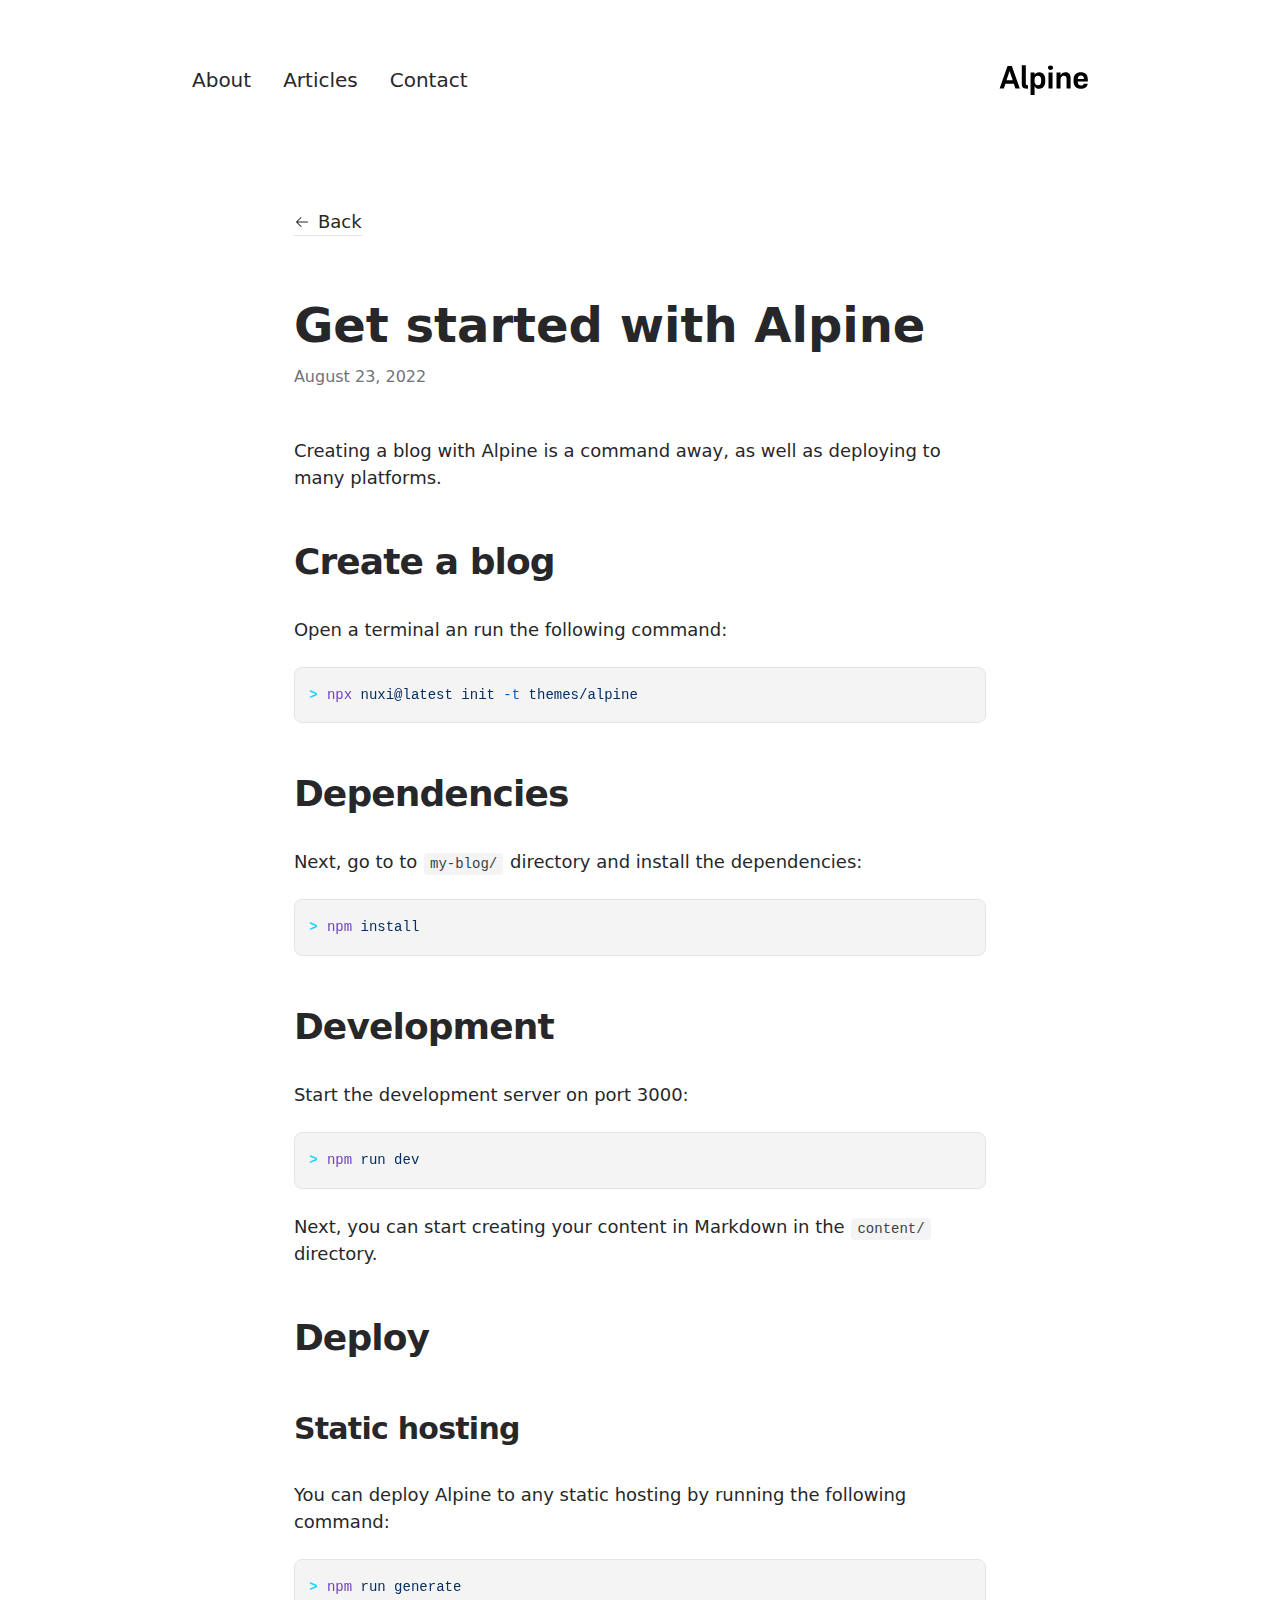
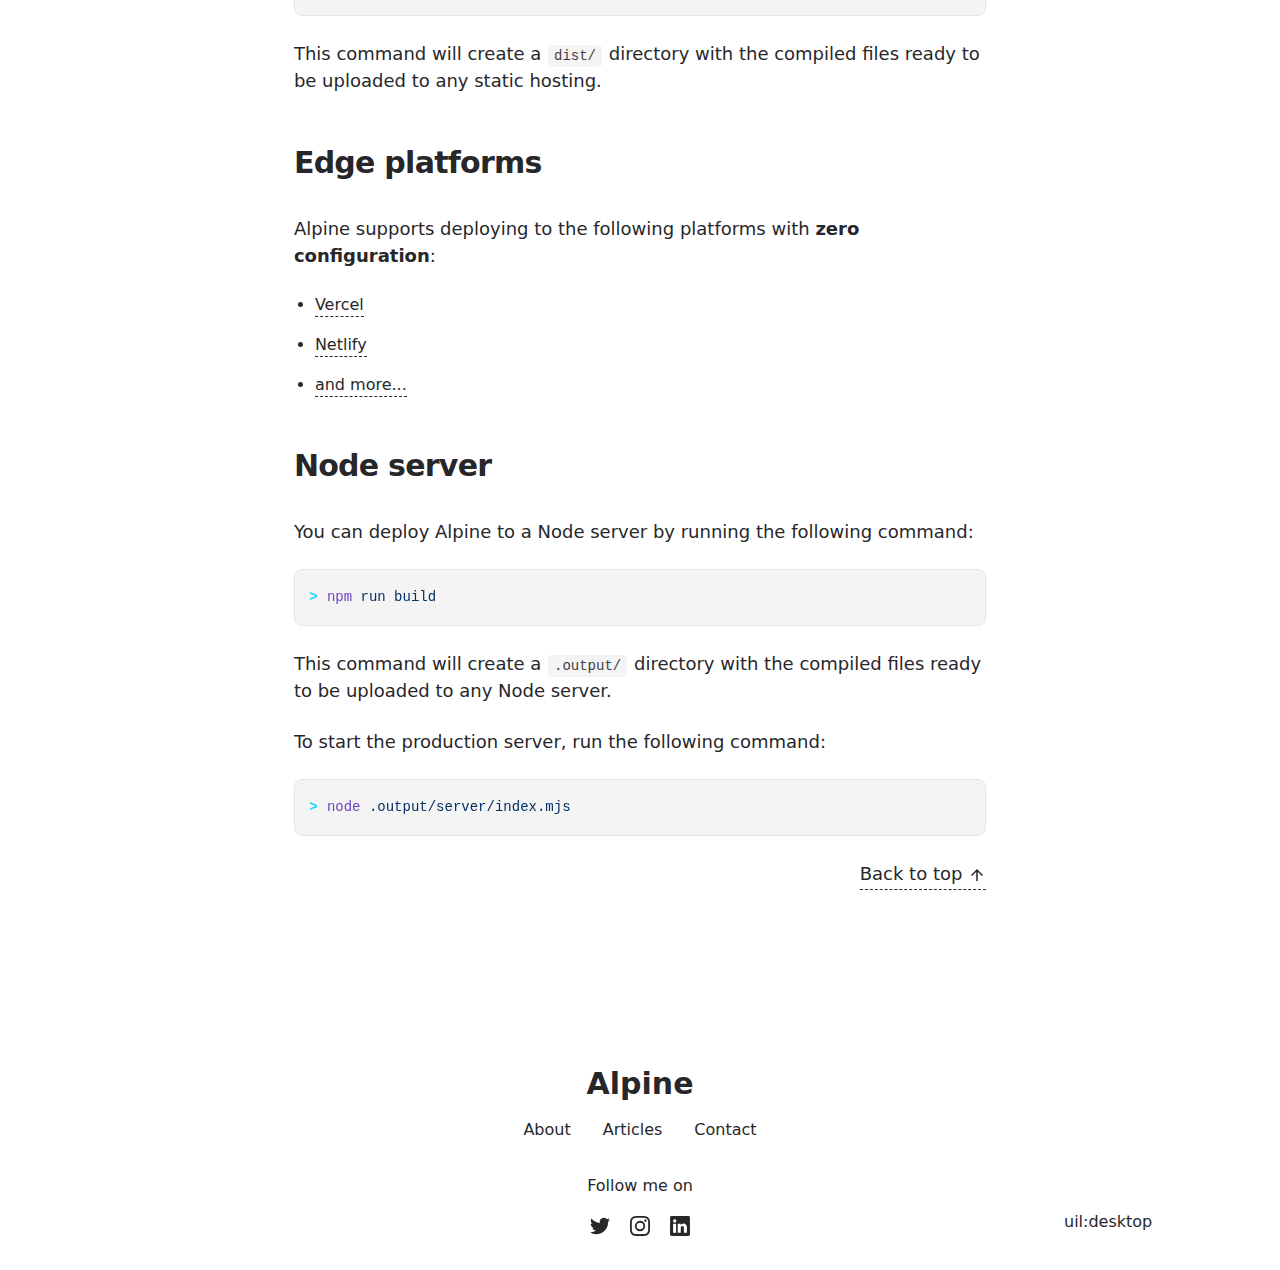
<file: articles/get-started/index.html>
<!DOCTYPE html><html  lang="en"><head><meta charset="utf-8">
<meta name="viewport" content="width=device-width, initial-scale=1">
<title>Get started with Alpine</title>
<meta name="twitter:card" content="summary_large_image">
<meta property="og:image:width" content="400">
<meta property="og:image:height" content="300">
<meta property="og:image:alt" content="An image showcasing my project.">
<meta property="og:title" content="Get started with Alpine">
<meta name="description" content="Creating a blog with Alpine is a command away, as well as deploying to many platforms.">
<meta property="og:description" content="Creating a blog with Alpine is a command away, as well as deploying to many platforms.">
<meta property="og:image" content="/articles/get-started.webp">
<link rel="preload" as="fetch" crossorigin="anonymous" href="/articles/get-started/_payload.json?f0f58f84-601f-4076-a86f-94d7cb66c36a">
<link rel="stylesheet" href="/_nuxt/entry.btSI2xZ-.css">
<link rel="stylesheet" href="/_nuxt/DocumentDrivenNotFound.D7Ogfkhr.css">
<link rel="stylesheet" href="/_nuxt/article.DkPChugH.css">
<link rel="stylesheet" href="/_nuxt/ProseA.D4RtImXF.css">
<link rel="stylesheet" href="/_nuxt/ProseH1.BwPAspty.css">
<link rel="stylesheet" href="/_nuxt/ProseP.Dp1dLVOK.css">
<link rel="stylesheet" href="/_nuxt/ProseH2.CRhFEQGp.css">
<link rel="stylesheet" href="/_nuxt/ProsePre.CchFRBtv.css">
<link rel="stylesheet" href="/_nuxt/ProseCode.f3kEnX8-.css">
<link rel="stylesheet" href="/_nuxt/ProseCodeInline.DPyaAaT7.css">
<link rel="stylesheet" href="/_nuxt/ProseH3.DTw07Zol.css">
<link rel="stylesheet" href="/_nuxt/ProseStrong.DTDU1-Ss.css">
<link rel="stylesheet" href="/_nuxt/ProseUl.DHJO0aAw.css">
<link rel="stylesheet" href="/_nuxt/ProseLi.BBHBJ5vz.css">
<link rel="modulepreload" as="script" crossorigin href="/_nuxt/CaSr8pv_.js">
<link rel="modulepreload" as="script" crossorigin href="/_nuxt/B3cvDYST.js">
<link rel="modulepreload" as="script" crossorigin href="/_nuxt/gZ41MmnB.js">
<link rel="modulepreload" as="script" crossorigin href="/_nuxt/DNd7oT3G.js">
<link rel="modulepreload" as="script" crossorigin href="/_nuxt/Xl3_XuYI.js">
<link rel="modulepreload" as="script" crossorigin href="/_nuxt/xFJwaHZa.js">
<link rel="modulepreload" as="script" crossorigin href="/_nuxt/C3IdDkg2.js">
<link rel="modulepreload" as="script" crossorigin href="/_nuxt/D5vXvOJ2.js">
<link rel="modulepreload" as="script" crossorigin href="/_nuxt/C4G6Kp-X.js">
<link rel="modulepreload" as="script" crossorigin href="/_nuxt/BcWussCh.js">
<link rel="modulepreload" as="script" crossorigin href="/_nuxt/D1LsctG4.js">
<link rel="modulepreload" as="script" crossorigin href="/_nuxt/CNpn_ZD9.js">
<link rel="modulepreload" as="script" crossorigin href="/_nuxt/2CsEt9nT.js">
<link rel="modulepreload" as="script" crossorigin href="/_nuxt/37HXejZI.js">
<link rel="modulepreload" as="script" crossorigin href="/_nuxt/CzNmvHO9.js">
<link rel="modulepreload" as="script" crossorigin href="/_nuxt/CzTGnWIY.js">
<link rel="modulepreload" as="script" crossorigin href="/_nuxt/BpcZq93G.js">
<link rel="modulepreload" as="script" crossorigin href="/_nuxt/BhfrbhEu.js">
<link rel="modulepreload" as="script" crossorigin href="/_nuxt/C7UORIka.js">
<link rel="modulepreload" as="script" crossorigin href="/_nuxt/CaJequ8U.js">
<link rel="modulepreload" as="script" crossorigin href="/_nuxt/nq08xE96.js">
<link rel="prefetch" as="script" crossorigin href="/_nuxt/DdPd2AnB.js">
<link rel="prefetch" as="script" crossorigin href="/_nuxt/BzYoSW-y.js">
<link rel="prefetch" as="script" crossorigin href="/_nuxt/D6e4u5yP.js">
<link rel="prefetch" as="style" href="/_nuxt/useStudio.DzA-IoZ4.css">
<link rel="prefetch" as="script" crossorigin href="/_nuxt/ozgSlERi.js">
<link rel="prefetch" as="style" href="/_nuxt/error-404.Bwq3Qtp8.css">
<link rel="prefetch" as="script" crossorigin href="/_nuxt/DghTHxc0.js">
<link rel="prefetch" as="style" href="/_nuxt/error-500.C69HPPxN.css">
<link rel="prefetch" as="script" crossorigin href="/_nuxt/BrUiD3S2.js">
<script type="module" src="/_nuxt/CaSr8pv_.js" crossorigin></script><style id="pinceau-runtime-hydratable">@media{.phy[--]{--puid:eCGIwV-v;}.pv-1YLJiH{max-width:var(--elements-container-maxWidth);padding-left:var(--elements-container-padding-mobile);padding-right:var(--elements-container-padding-mobile);}@media (min-width: 475px){.pv-1YLJiH{padding-left:var(--elements-container-padding-xs);padding-right:var(--elements-container-padding-xs);}}@media (min-width: 640px){.pv-1YLJiH{padding-left:var(--elements-container-padding-sm);padding-right:var(--elements-container-padding-sm);}}@media (min-width: 768px){.pv-1YLJiH{padding-left:var(--elements-container-padding-md);padding-right:var(--elements-container-padding-md);}}} </style><style id="pinceau-theme">@media { :root {--pinceau-mq: initial; --alpine-readableLine: 68ch;--alpine-backdrop-backgroundColor: #f4f4f5b3;--prose-code-inline-padding: 0.2rem 0.375rem 0.2rem 0.375rem;--prose-code-block-backdropFilter: contrast(1);--prose-code-block-border-style: solid;--prose-code-block-border-width: 1px;--prose-tbody-tr-borderBottom-style: dashed;--prose-tbody-tr-borderBottom-width: 1px;--prose-th-textAlign: inherit;--prose-thead-borderBottom-style: solid;--prose-thead-borderBottom-width: 1px;--prose-thead-border-style: solid;--prose-thead-border-width: 0px;--prose-table-textAlign: start;--prose-hr-width: 1px;--prose-hr-style: solid;--prose-li-listStylePosition: outside;--prose-ol-li-markerColor: currentColor;--prose-ol-paddingInlineStart: 21px;--prose-ol-listStyleType: decimal;--prose-ul-li-markerColor: currentColor;--prose-ul-paddingInlineStart: 21px;--prose-ul-listStyleType: disc;--prose-blockquote-border-style: solid;--prose-blockquote-border-width: 4px;--prose-blockquote-quotes: '201C' '201D' '2018' '2019';--prose-blockquote-paddingInlineStart: 24px;--prose-a-code-color-hover: currentColor;--prose-a-code-color-static: currentColor;--prose-a-hasCode-borderBottom: none;--prose-a-border-distance: 2px;--prose-a-border-color-hover: currentColor;--prose-a-border-color-static: currentColor;--prose-a-border-style-hover: solid;--prose-a-border-style-static: dashed;--prose-a-border-width: 1px;--prose-a-color-static: inherit;--prose-a-textDecoration: none;--prose-h6-margin: 3rem 0 2rem;--prose-h5-margin: 3rem 0 2rem;--prose-h4-margin: 3rem 0 2rem;--prose-h3-margin: 3rem 0 2rem;--prose-h2-margin: 3rem 0 2rem;--prose-h1-margin: 0 0 2rem;--prose-p-fontSize: 18px;--typography-lead-loose: 2;--typography-lead-relaxed: 1.625;--typography-lead-normal: 1.5;--typography-lead-snug: 1.375;--typography-lead-tight: 1.25;--typography-lead-none: 1;--typography-lead-10: 2.5rem;--typography-lead-9: 2.25rem;--typography-lead-8: 2rem;--typography-lead-7: 1.75rem;--typography-lead-6: 1.5rem;--typography-lead-5: 1.25rem;--typography-lead-4: 1rem;--typography-lead-3: .75rem;--typography-lead-2: .5rem;--typography-lead-1: .025rem;--typography-fontWeight-black: 900;--typography-fontWeight-extrabold: 800;--typography-fontWeight-bold: 700;--typography-fontWeight-semibold: 600;--typography-fontWeight-medium: 500;--typography-fontWeight-normal: 400;--typography-fontWeight-light: 300;--typography-fontWeight-extralight: 200;--typography-fontWeight-thin: 100;--typography-fontSize-9xl: 128px;--typography-fontSize-8xl: 96px;--typography-fontSize-7xl: 72px;--typography-fontSize-6xl: 60px;--typography-fontSize-5xl: 48px;--typography-fontSize-4xl: 36px;--typography-fontSize-3xl: 30px;--typography-fontSize-2xl: 24px;--typography-fontSize-xl: 20px;--typography-fontSize-lg: 18px;--typography-fontSize-base: 16px;--typography-fontSize-sm: 14px;--typography-fontSize-xs: 12px;--typography-letterSpacing-wide: 0.025em;--typography-letterSpacing-tight: -0.025em;--typography-verticalMargin-base: 24px;--typography-verticalMargin-sm: 16px;--elements-border-secondary-hover: [object Object];--elements-backdrop-background: #fffc;--elements-backdrop-filter: saturate(200%) blur(20px);--elements-container-maxWidth: 64rem;--lead-loose: 2;--lead-relaxed: 1.625;--lead-normal: 1.5;--lead-snug: 1.375;--lead-tight: 1.25;--lead-none: 1;--lead-10: 2.5rem;--lead-9: 2.25rem;--lead-8: 2rem;--lead-7: 1.75rem;--lead-6: 1.5rem;--lead-5: 1.25rem;--lead-4: 1rem;--lead-3: .75rem;--lead-2: .5rem;--lead-1: .025rem;--letterSpacing-widest: 0.1em;--letterSpacing-wider: 0.05em;--letterSpacing-wide: 0.025em;--letterSpacing-normal: 0em;--letterSpacing-tight: -0.025em;--letterSpacing-tighter: -0.05em;--fontSize-9xl: 8rem;--fontSize-8xl: 6rem;--fontSize-7xl: 4.5rem;--fontSize-6xl: 3.75rem;--fontSize-5xl: 3rem;--fontSize-4xl: 2.25rem;--fontSize-3xl: 1.875rem;--fontSize-2xl: 1.5rem;--fontSize-xl: 1.25rem;--fontSize-lg: 1.125rem;--fontSize-base: 1rem;--fontSize-sm: 0.875rem;--fontSize-xs: 0.75rem;--fontWeight-black: 900;--fontWeight-extrabold: 800;--fontWeight-bold: 700;--fontWeight-semibold: 600;--fontWeight-medium: 500;--fontWeight-normal: 400;--fontWeight-light: 300;--fontWeight-extralight: 200;--fontWeight-thin: 100;--font-mono: ui-monospace, SFMono-Regular, Menlo, Monaco, Consolas, Liberation Mono, Courier New, monospace;--font-serif: ui-serif, Georgia, Cambria, Times New Roman, Times, serif;--font-sans: ui-sans-serif, system-ui, -apple-system, BlinkMacSystemFont, Segoe UI, Roboto, Helvetica Neue, Arial, Noto Sans, sans-serif, Apple Color Emoji, Segoe UI Emoji, Segoe UI Symbol, Noto Color Emoji;--opacity-total: 1;--opacity-high: 0.8;--opacity-medium: 0.5;--opacity-soft: 0.3;--opacity-light: 0.15;--opacity-bright: 0.1;--opacity-noOpacity: 0;--borderWidth-lg: 3px;--borderWidth-md: 2px;--borderWidth-sm: 1px;--borderWidth-noBorder: 0;--space-rem-875: 0.875rem;--space-rem-625: 0.625rem;--space-rem-375: 0.375rem;--space-rem-125: 0.125rem;--space-px: 1px;--space-128: 32rem;--space-96: 24rem;--space-80: 20rem;--space-72: 18rem;--space-64: 16rem;--space-60: 15rem;--space-56: 14rem;--space-52: 13rem;--space-48: 12rem;--space-44: 11rem;--space-40: 10rem;--space-36: 9rem;--space-32: 8rem;--space-28: 7rem;--space-24: 6rem;--space-20: 5rem;--space-16: 4rem;--space-14: 3.5rem;--space-12: 3rem;--space-11: 2.75rem;--space-10: 2.5rem;--space-9: 2.25rem;--space-8: 2rem;--space-7: 1.75rem;--space-6: 1.5rem;--space-5: 1.25rem;--space-4: 1rem;--space-3: 0.75rem;--space-2: 0.5rem;--space-1: 0.25rem;--space-0: 0px;--size-full: 100%;--size-7xl: 80rem;--size-6xl: 72rem;--size-5xl: 64rem;--size-4xl: 56rem;--size-3xl: 48rem;--size-2xl: 42rem;--size-xl: 36rem;--size-lg: 32rem;--size-md: 28rem;--size-sm: 24rem;--size-xs: 20rem;--size-200: 200px;--size-104: 104px;--size-80: 80px;--size-64: 64px;--size-56: 56px;--size-48: 48px;--size-40: 40px;--size-32: 32px;--size-24: 24px;--size-20: 20px;--size-16: 16px;--size-12: 12px;--size-8: 8px;--size-6: 6px;--size-4: 4px;--size-2: 2px;--size-0: 0px;--radii-full: 9999px;--radii-3xl: 1.75rem;--radii-2xl: 1.5rem;--radii-xl: 1rem;--radii-lg: 0.75rem;--radii-md: 0.5rem;--radii-sm: 0.375rem;--radii-xs: 0.25rem;--radii-2xs: 0.125rem;--radii-none: 0px;--shadow-none: 0px 0px 0px 0px transparent;--shadow-lg: 0px 10px 15px -3px #000000, 0px 4px 6px -4px #000000;--shadow-md: 0px 4px 6px -1px #000000, 0px 2px 4px -2px #000000;--shadow-sm: 0px 1px 3px 0px #000000, 0px 1px 2px -1px #000000;--shadow-xs: 0px 1px 2px 0px #000000;--height-screen: 100vh;--width-screen: 100vw;--color-primary-900: #002e38;--color-primary-800: #005c70;--color-primary-700: #008aa9;--color-primary-600: #00b9e1;--color-primary-500: #1ad6ff;--color-primary-400: #40ddff;--color-primary-300: #66e4ff;--color-primary-200: #8deaff;--color-primary-100: #b3f1ff;--color-primary-50: #d9f8ff;--color-ruby-900: #380011;--color-ruby-800: #700021;--color-ruby-700: #a90032;--color-ruby-600: #e10043;--color-ruby-500: #ff1a5e;--color-ruby-400: #ff4079;--color-ruby-300: #ff6694;--color-ruby-200: #ff8dae;--color-ruby-100: #ffb3c9;--color-ruby-50: #ffd9e4;--color-pink-900: #380025;--color-pink-800: #70004b;--color-pink-700: #a90070;--color-pink-600: #e10095;--color-pink-500: #ff1ab2;--color-pink-400: #ff40bf;--color-pink-300: #ff66cc;--color-pink-200: #ff8dd8;--color-pink-100: #ffb3e5;--color-pink-50: #ffd9f2;--color-purple-900: #190038;--color-purple-800: #330070;--color-purple-700: #4c00a9;--color-purple-600: #6500e1;--color-purple-500: #811aff;--color-purple-400: #9640ff;--color-purple-300: #ab66ff;--color-purple-200: #c08dff;--color-purple-100: #d5b3ff;--color-purple-50: #ead9ff;--color-royalblue-900: #0b0531;--color-royalblue-800: #160a62;--color-royalblue-700: #211093;--color-royalblue-600: #2c15c4;--color-royalblue-500: #4127e8;--color-royalblue-400: #614bec;--color-royalblue-300: #806ff0;--color-royalblue-200: #a093f3;--color-royalblue-100: #c0b7f7;--color-royalblue-50: #dfdbfb;--color-indigoblue-900: #001238;--color-indigoblue-800: #002370;--color-indigoblue-700: #0035a9;--color-indigoblue-600: #0047e1;--color-indigoblue-500: #1a62ff;--color-indigoblue-400: #407cff;--color-indigoblue-300: #6696ff;--color-indigoblue-200: #8db0ff;--color-indigoblue-100: #b3cbff;--color-indigoblue-50: #d9e5ff;--color-blue-900: #002438;--color-blue-800: #004870;--color-blue-700: #006ca9;--color-blue-600: #0090e1;--color-blue-500: #1aadff;--color-blue-400: #40bbff;--color-blue-300: #66c8ff;--color-blue-200: #8dd6ff;--color-blue-100: #b3e4ff;--color-blue-50: #d9f1ff;--color-lightblue-900: #002e38;--color-lightblue-800: #005c70;--color-lightblue-700: #008aa9;--color-lightblue-600: #00b9e1;--color-lightblue-500: #1ad6ff;--color-lightblue-400: #40ddff;--color-lightblue-300: #66e4ff;--color-lightblue-200: #8deaff;--color-lightblue-100: #b3f1ff;--color-lightblue-50: #d9f8ff;--color-teal-900: #062a28;--color-teal-800: #0b544f;--color-teal-700: #117d77;--color-teal-600: #16a79e;--color-teal-500: #1cd1c6;--color-teal-400: #36e4da;--color-teal-300: #5fe9e1;--color-teal-200: #87efe9;--color-teal-100: #aff4f0;--color-teal-50: #d7faf8;--color-pear-900: #2a2b09;--color-pear-800: #545512;--color-pear-700: #7e801b;--color-pear-600: #a8aa24;--color-pear-500: #d0d32f;--color-pear-400: #d8da52;--color-pear-300: #e0e274;--color-pear-200: #e8e997;--color-pear-100: #eff0ba;--color-pear-50: #f7f8dc;--color-red-900: #380300;--color-red-800: #700700;--color-red-700: #a90a00;--color-red-600: #e10e00;--color-red-500: #ff281a;--color-red-400: #ff4c40;--color-red-300: #ff7066;--color-red-200: #ff948d;--color-red-100: #ffb7b3;--color-red-50: #ffdbd9;--color-orange-900: #381800;--color-orange-800: #702f00;--color-orange-700: #a94700;--color-orange-600: #e15e00;--color-orange-500: #ff7a1a;--color-orange-400: #ff9040;--color-orange-300: #ffa666;--color-orange-200: #ffbd8d;--color-orange-100: #ffd3b3;--color-orange-50: #ffe9d9;--color-yellow-900: #362b03;--color-yellow-800: #6d5605;--color-yellow-700: #a38108;--color-yellow-600: #daac0a;--color-yellow-500: #f5c828;--color-yellow-400: #f7d14c;--color-yellow-300: #f8da70;--color-yellow-200: #fae393;--color-yellow-100: #fcedb7;--color-yellow-50: #fdf6db;--color-green-900: #003f25;--color-green-800: #005e38;--color-green-700: #007e4a;--color-green-600: #009d5d;--color-green-500: #00bd6f;--color-green-400: #00dc82;--color-green-300: #30ffaa;--color-green-200: #83ffcc;--color-green-100: #acffdd;--color-green-50: #d6ffee;--color-gray-900: #18181B;--color-gray-800: #27272A;--color-gray-700: #3f3f46;--color-gray-600: #52525B;--color-gray-500: #71717A;--color-gray-400: #a1a1aa;--color-gray-300: #D4d4d8;--color-gray-200: #e4e4e7;--color-gray-100: #f4f4f5;--color-gray-50: #fafafa;--color-black: #0c0c0d;--color-white: #FFFFFF;--media-portrait: only screen and (orientation: portrait);--media-landscape: only screen and (orientation: landscape);--media-rm: (prefers-reduced-motion: reduce);--media-2xl: (min-width: 1536px);--media-xl: (min-width: 1280px);--media-lg: (min-width: 1024px);--media-md: (min-width: 768px);--media-sm: (min-width: 640px);--media-xs: (min-width: 475px);--alpine-body-color: var(--color-gray-800);--alpine-body-backgroundColor: var(--color-white);--prose-code-inline-fontWeight: var(--typography-fontWeight-normal);--prose-code-inline-fontSize: var(--typography-fontSize-sm);--prose-code-inline-borderRadius: var(--radii-xs);--prose-code-block-pre-padding: var(--typography-verticalMargin-sm);--prose-code-block-margin: var(--typography-verticalMargin-base) 0;--prose-code-block-fontSize: var(--typography-fontSize-sm);--prose-tbody-code-inline-fontSize: var(--typography-fontSize-sm);--prose-tbody-td-padding: var(--typography-verticalMargin-sm);--prose-th-fontWeight: var(--typography-fontWeight-semibold);--prose-th-padding: 0 var(--typography-verticalMargin-sm) var(--typography-verticalMargin-sm) var(--typography-verticalMargin-sm);--prose-table-lineHeight: var(--typography-lead-6);--prose-table-fontSize: var(--typography-fontSize-sm);--prose-table-margin: var(--typography-verticalMargin-base) 0;--prose-hr-margin: var(--typography-verticalMargin-base) 0;--prose-li-margin: var(--typography-verticalMargin-sm) 0;--prose-ol-margin: var(--typography-verticalMargin-base) 0;--prose-ul-margin: var(--typography-verticalMargin-base) 0;--prose-blockquote-margin: var(--typography-verticalMargin-base) 0;--prose-a-code-border-style: var(--prose-a-border-style-static);--prose-a-code-border-width: var(--prose-a-border-width);--prose-a-fontWeight: var(--typography-fontWeight-medium);--prose-img-margin: var(--typography-verticalMargin-base) 0;--prose-strong-fontWeight: var(--typography-fontWeight-semibold);--prose-h6-iconSize: var(--typography-fontSize-base);--prose-h6-fontWeight: var(--typography-fontWeight-semibold);--prose-h6-lineHeight: var(--typography-lead-normal);--prose-h6-fontSize: var(--typography-fontSize-lg);--prose-h5-iconSize: var(--typography-fontSize-lg);--prose-h5-fontWeight: var(--typography-fontWeight-semibold);--prose-h5-lineHeight: var(--typography-lead-snug);--prose-h5-fontSize: var(--typography-fontSize-xl);--prose-h4-iconSize: var(--typography-fontSize-lg);--prose-h4-letterSpacing: var(--typography-letterSpacing-tight);--prose-h4-fontWeight: var(--typography-fontWeight-semibold);--prose-h4-lineHeight: var(--typography-lead-snug);--prose-h4-fontSize: var(--typography-fontSize-2xl);--prose-h3-iconSize: var(--typography-fontSize-xl);--prose-h3-letterSpacing: var(--typography-letterSpacing-tight);--prose-h3-fontWeight: var(--typography-fontWeight-semibold);--prose-h3-lineHeight: var(--typography-lead-snug);--prose-h3-fontSize: var(--typography-fontSize-3xl);--prose-h2-iconSize: var(--typography-fontSize-2xl);--prose-h2-letterSpacing: var(--typography-letterSpacing-tight);--prose-h2-fontWeight: var(--typography-fontWeight-semibold);--prose-h2-lineHeight: var(--typography-lead-tight);--prose-h2-fontSize: var(--typography-fontSize-4xl);--prose-h1-iconSize: var(--typography-fontSize-3xl);--prose-h1-letterSpacing: var(--typography-letterSpacing-tight);--prose-h1-fontWeight: var(--typography-fontWeight-bold);--prose-h1-lineHeight: var(--typography-lead-tight);--prose-h1-fontSize: var(--typography-fontSize-5xl);--prose-p-br-margin: var(--typography-verticalMargin-base) 0 0 0;--prose-p-margin: var(--typography-verticalMargin-base) 0;--prose-p-lineHeight: var(--typography-lead-normal);--typography-color-primary-900: var(--color-primary-900);--typography-color-primary-800: var(--color-primary-800);--typography-color-primary-700: var(--color-primary-700);--typography-color-primary-600: var(--color-primary-600);--typography-color-primary-500: var(--color-primary-500);--typography-color-primary-400: var(--color-primary-400);--typography-color-primary-300: var(--color-primary-300);--typography-color-primary-200: var(--color-primary-200);--typography-color-primary-100: var(--color-primary-100);--typography-color-primary-50: var(--color-primary-50);--typography-font-code: var(--font-mono);--typography-font-body: var(--font-sans);--typography-font-display: var(--font-sans);--typography-body-backgroundColor: var(--color-white);--typography-body-color: var(--color-black);--elements-state-danger-borderColor-secondary: var(--color-red-200);--elements-state-danger-borderColor-primary: var(--color-red-100);--elements-state-danger-backgroundColor-secondary: var(--color-red-100);--elements-state-danger-backgroundColor-primary: var(--color-red-50);--elements-state-danger-color-secondary: var(--color-red-600);--elements-state-danger-color-primary: var(--color-red-500);--elements-state-warning-borderColor-secondary: var(--color-yellow-200);--elements-state-warning-borderColor-primary: var(--color-yellow-100);--elements-state-warning-backgroundColor-secondary: var(--color-yellow-100);--elements-state-warning-backgroundColor-primary: var(--color-yellow-50);--elements-state-warning-color-secondary: var(--color-yellow-700);--elements-state-warning-color-primary: var(--color-yellow-600);--elements-state-success-borderColor-secondary: var(--color-green-200);--elements-state-success-borderColor-primary: var(--color-green-100);--elements-state-success-backgroundColor-secondary: var(--color-green-100);--elements-state-success-backgroundColor-primary: var(--color-green-50);--elements-state-success-color-secondary: var(--color-green-600);--elements-state-success-color-primary: var(--color-green-500);--elements-state-info-borderColor-secondary: var(--color-blue-200);--elements-state-info-borderColor-primary: var(--color-blue-100);--elements-state-info-backgroundColor-secondary: var(--color-blue-100);--elements-state-info-backgroundColor-primary: var(--color-blue-50);--elements-state-info-color-secondary: var(--color-blue-600);--elements-state-info-color-primary: var(--color-blue-500);--elements-state-primary-borderColor-secondary: var(--color-primary-200);--elements-state-primary-borderColor-primary: var(--color-primary-100);--elements-state-primary-backgroundColor-secondary: var(--color-primary-100);--elements-state-primary-backgroundColor-primary: var(--color-primary-50);--elements-state-primary-color-secondary: var(--color-primary-700);--elements-state-primary-color-primary: var(--color-primary-600);--elements-surface-secondary-backgroundColor: var(--color-gray-200);--elements-surface-primary-backgroundColor: var(--color-gray-100);--elements-surface-background-base: var(--color-gray-100);--elements-border-secondary-static: var(--color-gray-200);--elements-border-primary-hover: var(--color-gray-200);--elements-border-primary-static: var(--color-gray-100);--elements-container-padding-md: var(--space-16);--elements-container-padding-sm: var(--space-12);--elements-container-padding-xs: var(--space-8);--elements-container-padding-mobile: var(--space-6);--elements-text-secondary-color-hover: var(--color-gray-700);--elements-text-secondary-color-static: var(--color-gray-500);--elements-text-primary-color-static: var(--color-gray-900);--text-6xl-lineHeight: var(--lead-none);--text-6xl-fontSize: var(--fontSize-6xl);--text-5xl-lineHeight: var(--lead-none);--text-5xl-fontSize: var(--fontSize-5xl);--text-4xl-lineHeight: var(--lead-10);--text-4xl-fontSize: var(--fontSize-4xl);--text-3xl-lineHeight: var(--lead-9);--text-3xl-fontSize: var(--fontSize-3xl);--text-2xl-lineHeight: var(--lead-8);--text-2xl-fontSize: var(--fontSize-2xl);--text-xl-lineHeight: var(--lead-7);--text-xl-fontSize: var(--fontSize-xl);--text-lg-lineHeight: var(--lead-7);--text-lg-fontSize: var(--fontSize-lg);--text-base-lineHeight: var(--lead-6);--text-base-fontSize: var(--fontSize-base);--text-sm-lineHeight: var(--lead-5);--text-sm-fontSize: var(--fontSize-sm);--text-xs-lineHeight: var(--lead-4);--text-xs-fontSize: var(--fontSize-xs);--shadow-2xl: 0px 25px 50px -12px var(--color-gray-900);--shadow-xl: 0px 20px 25px -5px var(--color-gray-400), 0px 8px 10px -6px #000000;--color-secondary-900: var(--color-gray-900);--color-secondary-800: var(--color-gray-800);--color-secondary-700: var(--color-gray-700);--color-secondary-600: var(--color-gray-600);--color-secondary-500: var(--color-gray-500);--color-secondary-400: var(--color-gray-400);--color-secondary-300: var(--color-gray-300);--color-secondary-200: var(--color-gray-200);--color-secondary-100: var(--color-gray-100);--color-secondary-50: var(--color-gray-50);--prose-a-code-background-hover: var(--typography-color-primary-50);--prose-a-code-border-color-hover: var(--typography-color-primary-500);--prose-a-color-hover: var(--typography-color-primary-500);--typography-color-secondary-900: var(--color-secondary-900);--typography-color-secondary-800: var(--color-secondary-800);--typography-color-secondary-700: var(--color-secondary-700);--typography-color-secondary-600: var(--color-secondary-600);--typography-color-secondary-500: var(--color-secondary-500);--typography-color-secondary-400: var(--color-secondary-400);--typography-color-secondary-300: var(--color-secondary-300);--typography-color-secondary-200: var(--color-secondary-200);--typography-color-secondary-100: var(--color-secondary-100);--typography-color-secondary-50: var(--color-secondary-50);--prose-code-inline-backgroundColor: var(--typography-color-secondary-100);--prose-code-inline-color: var(--typography-color-secondary-700);--prose-code-block-backgroundColor: var(--typography-color-secondary-100);--prose-code-block-color: var(--typography-color-secondary-700);--prose-code-block-border-color: var(--typography-color-secondary-200);--prose-tbody-tr-borderBottom-color: var(--typography-color-secondary-200);--prose-th-color: var(--typography-color-secondary-600);--prose-thead-borderBottom-color: var(--typography-color-secondary-200);--prose-thead-border-color: var(--typography-color-secondary-300);--prose-hr-color: var(--typography-color-secondary-200);--prose-blockquote-border-color: var(--typography-color-secondary-200);--prose-blockquote-color: var(--typography-color-secondary-500);--prose-a-code-border-color-static: var(--typography-color-secondary-400); } }@media { :root.dark {--pinceau-mq: dark; --alpine-backdrop-backgroundColor: #18181bb3;--prose-code-block-backdropFilter: contrast(1);--prose-ol-li-markerColor: currentColor;--prose-ul-li-markerColor: currentColor;--prose-a-code-color-hover: currentColor;--prose-a-code-color-static: currentColor;--prose-a-border-color-hover: currentColor;--prose-a-border-color-static: currentColor;--prose-a-color-static: inherit;--elements-backdrop-background: #0c0d0ccc;--alpine-body-color: var(--color-gray-200);--alpine-body-backgroundColor: var(--color-black);--typography-body-backgroundColor: var(--color-black);--typography-body-color: var(--color-white);--elements-state-danger-borderColor-secondary: var(--color-red-700);--elements-state-danger-borderColor-primary: var(--color-red-800);--elements-state-danger-backgroundColor-secondary: var(--color-red-800);--elements-state-danger-backgroundColor-primary: var(--color-red-900);--elements-state-danger-color-secondary: var(--color-red-200);--elements-state-danger-color-primary: var(--color-red-300);--elements-state-warning-borderColor-secondary: var(--color-yellow-700);--elements-state-warning-borderColor-primary: var(--color-yellow-800);--elements-state-warning-backgroundColor-secondary: var(--color-yellow-800);--elements-state-warning-backgroundColor-primary: var(--color-yellow-900);--elements-state-warning-color-secondary: var(--color-yellow-200);--elements-state-warning-color-primary: var(--color-yellow-400);--elements-state-success-borderColor-secondary: var(--color-green-700);--elements-state-success-borderColor-primary: var(--color-green-800);--elements-state-success-backgroundColor-secondary: var(--color-green-800);--elements-state-success-backgroundColor-primary: var(--color-green-900);--elements-state-success-color-secondary: var(--color-green-200);--elements-state-success-color-primary: var(--color-green-400);--elements-state-info-borderColor-secondary: var(--color-blue-700);--elements-state-info-borderColor-primary: var(--color-blue-800);--elements-state-info-backgroundColor-secondary: var(--color-blue-800);--elements-state-info-backgroundColor-primary: var(--color-blue-900);--elements-state-info-color-secondary: var(--color-blue-200);--elements-state-info-color-primary: var(--color-blue-400);--elements-state-primary-borderColor-secondary: var(--color-primary-700);--elements-state-primary-borderColor-primary: var(--color-primary-800);--elements-state-primary-backgroundColor-secondary: var(--color-primary-800);--elements-state-primary-backgroundColor-primary: var(--color-primary-900);--elements-state-primary-color-secondary: var(--color-primary-200);--elements-state-primary-color-primary: var(--color-primary-400);--elements-surface-secondary-backgroundColor: var(--color-gray-800);--elements-surface-primary-backgroundColor: var(--color-gray-900);--elements-surface-background-base: var(--color-gray-900);--elements-border-secondary-static: var(--color-gray-800);--elements-border-primary-hover: var(--color-gray-800);--elements-border-primary-static: var(--color-gray-900);--elements-text-secondary-color-hover: var(--color-gray-200);--elements-text-secondary-color-static: var(--color-gray-400);--elements-text-primary-color-static: var(--color-gray-50);--prose-a-code-background-hover: var(--typography-color-primary-900);--prose-a-code-border-color-hover: var(--typography-color-primary-600);--prose-a-color-hover: var(--typography-color-primary-400);--prose-code-inline-backgroundColor: var(--typography-color-secondary-800);--prose-code-inline-color: var(--typography-color-secondary-200);--prose-code-block-backgroundColor: var(--typography-color-secondary-900);--prose-code-block-color: var(--typography-color-secondary-200);--prose-code-block-border-color: var(--typography-color-secondary-800);--prose-tbody-tr-borderBottom-color: var(--typography-color-secondary-800);--prose-th-color: var(--typography-color-secondary-400);--prose-thead-borderBottom-color: var(--typography-color-secondary-800);--prose-thead-border-color: var(--typography-color-secondary-600);--prose-hr-color: var(--typography-color-secondary-800);--prose-blockquote-border-color: var(--typography-color-secondary-700);--prose-blockquote-color: var(--typography-color-secondary-400);--prose-a-code-border-color-static: var(--typography-color-secondary-600); } }</style><script>"use strict";(()=>{const a=window,e=document.documentElement,c=window.localStorage,d=["dark","light"],n=c&&c.getItem&&c.getItem("nuxt-color-mode")||"system";let l=n==="system"?f():n;const i=e.getAttribute("data-color-mode-forced");i&&(l=i),r(l),a["__NUXT_COLOR_MODE__"]={preference:n,value:l,getColorScheme:f,addColorScheme:r,removeColorScheme:u};function r(o){const t=""+o+"",s="";e.classList?e.classList.add(t):e.className+=" "+t,s&&e.setAttribute("data-"+s,o)}function u(o){const t=""+o+"",s="";e.classList?e.classList.remove(t):e.className=e.className.replace(new RegExp(t,"g"),""),s&&e.removeAttribute("data-"+s)}function m(o){return a.matchMedia("(prefers-color-scheme"+o+")")}function f(){if(a.matchMedia&&m("").media!=="not all"){for(const o of d)if(m(":"+o).matches)return o}return"light"}})();
</script></head><body><div id="__nuxt"><div class="container pv-1YLJiH pc-eCGIwV app-layout" data-v-b7128002 data-v-aa14d472><!--[--><div class="nuxt-progress" style="width:0%;height:3px;opacity:0;background-size:Infinity% auto;" data-v-b7128002></div><header class="right" data-v-b7128002 data-v-dfd7c317><div class="menu" data-v-dfd7c317><button aria-label="Navigation Menu" data-v-dfd7c317><svg width="24" height="24" viewBox="0 0 68 68" fill="currentColor" xmlns="http://www.w3.org/2000/svg" data-v-dfd7c317><path d="M8 34C8 32.1362 8 31.2044 8.30448 30.4693C8.71046 29.4892 9.48915 28.7105 10.4693 28.3045C11.2044 28 12.1362 28 14 28C15.8638 28 16.7956 28 17.5307 28.3045C18.5108 28.7105 19.2895 29.4892 19.6955 30.4693C20 31.2044 20 32.1362 20 34C20 35.8638 20 36.7956 19.6955 37.5307C19.2895 38.5108 18.5108 39.2895 17.5307 39.6955C16.7956 40 15.8638 40 14 40C12.1362 40 11.2044 40 10.4693 39.6955C9.48915 39.2895 8.71046 38.5108 8.30448 37.5307C8 36.7956 8 35.8638 8 34Z" data-v-dfd7c317></path><path d="M28 34C28 32.1362 28 31.2044 28.3045 30.4693C28.7105 29.4892 29.4892 28.7105 30.4693 28.3045C31.2044 28 32.1362 28 34 28C35.8638 28 36.7956 28 37.5307 28.3045C38.5108 28.7105 39.2895 29.4892 39.6955 30.4693C40 31.2044 40 32.1362 40 34C40 35.8638 40 36.7956 39.6955 37.5307C39.2895 38.5108 38.5108 39.2895 37.5307 39.6955C36.7956 40 35.8638 40 34 40C32.1362 40 31.2044 40 30.4693 39.6955C29.4892 39.2895 28.7105 38.5108 28.3045 37.5307C28 36.7956 28 35.8638 28 34Z" data-v-dfd7c317></path><path d="M48 34C48 32.1362 48 31.2044 48.3045 30.4693C48.7105 29.4892 49.4892 28.7105 50.4693 28.3045C51.2044 28 52.1362 28 54 28C55.8638 28 56.7956 28 57.5307 28.3045C58.5108 28.7105 59.2895 29.4892 59.6955 30.4693C60 31.2044 60 32.1362 60 34C60 35.8638 60 36.7956 59.6955 37.5307C59.2895 38.5108 58.5108 39.2895 57.5307 39.6955C56.7956 40 55.8638 40 54 40C52.1362 40 51.2044 40 50.4693 39.6955C49.4892 39.2895 48.7105 38.5108 48.3045 37.5307C48 36.7956 48 35.8638 48 34Z" data-v-dfd7c317></path></svg></button></div><div class="overlay" data-v-dfd7c317><nav data-v-dfd7c317 data-v-553f153c><ul data-v-553f153c><!--[--><li data-v-553f153c><a href="/" class="" data-v-553f153c><span class="underline-fx" data-v-553f153c></span> About</a></li><li data-v-553f153c><a href="/articles" class="" data-v-553f153c><span class="underline-fx" data-v-553f153c></span> Articles</a></li><li data-v-553f153c><a href="/contact" class="" data-v-553f153c><span class="underline-fx" data-v-553f153c></span> Contact</a></li><!--]--></ul></nav></div><div class="logo" data-v-dfd7c317><a href="/" class="" data-v-dfd7c317><img src="/logo-dark.svg" class="dark-img" alt="alpine" width="89" height="31" data-v-dfd7c317><img src="/logo.svg" class="light-img" alt="alpine" width="89" height="31" data-v-dfd7c317></a></div><div class="main-nav" data-v-dfd7c317><nav data-v-dfd7c317 data-v-553f153c><ul data-v-553f153c><!--[--><li data-v-553f153c><a href="/" class="" data-v-553f153c><span class="underline-fx" data-v-553f153c></span> About</a></li><li data-v-553f153c><a href="/articles" class="" data-v-553f153c><span class="underline-fx" data-v-553f153c></span> Articles</a></li><li data-v-553f153c><a href="/contact" class="" data-v-553f153c><span class="underline-fx" data-v-553f153c></span> Contact</a></li><!--]--></ul></nav></div></header><!--[--><div class="document-driven-page"><article data-v-15241b82><a href="/articles" class="back" data-v-15241b82><svg xmlns="http://www.w3.org/2000/svg" xmlns:xlink="http://www.w3.org/1999/xlink" aria-hidden="true" role="img" class="icon" data-v-15241b82 style="" width="1em" height="1em" viewBox="0 0 256 256" data-v-bcfe47ef><path fill="currentColor" d="M224 128a8 8 0 0 1-8 8H59.31l58.35 58.34a8 8 0 0 1-11.32 11.32l-72-72a8 8 0 0 1 0-11.32l72-72a8 8 0 0 1 11.32 11.32L59.31 120H216a8 8 0 0 1 8 8"/></svg><span data-v-15241b82> Back </span></a><header data-v-15241b82><h1 class="title" data-v-15241b82>Get started with Alpine</h1><time datetime="2022-08-23T00:00:00.000Z" data-v-15241b82>August 23, 2022</time></header><div class="prose" data-v-15241b82><!--[--><div><h1 id="get-started-with-alpine" data-v-b4b13d7a><a aria-current="page" href="/articles/get-started#get-started-with-alpine" class="router-link-active router-link-exact-active" data-v-b4b13d7a><!--[-->Get started with Alpine<!--]--><!----></a></h1><p data-v-e44be016><!--[-->Creating a blog with Alpine is a command away, as well as deploying to many platforms.<!--]--></p><h2 id="create-a-blog" data-v-a8571506><a aria-current="page" href="/articles/get-started#create-a-blog" class="router-link-active router-link-exact-active" data-v-a8571506><!--[-->Create a blog<!--]--><!----></a></h2><p data-v-e44be016><!--[-->Open a terminal an run the following command:<!--]--></p><div class="highlight-bash prose-code" meta data-v-98a4a347><!----><!--[--><pre class="language-bash shiki shiki-themes github-light github-dark" style=""><!--[--><code><span class="line" line="1"><span style="--shiki-default:#6F42C1;--shiki-dark:#B392F0">npx</span><span style="--shiki-default:#032F62;--shiki-dark:#9ECBFF"> nuxi@latest</span><span style="--shiki-default:#032F62;--shiki-dark:#9ECBFF"> init</span><span style="--shiki-default:#005CC5;--shiki-dark:#79B8FF"> -t</span><span style="--shiki-default:#032F62;--shiki-dark:#9ECBFF"> themes/alpine
</span></span></code><!--]--></pre><!--]--><button class="copy-button" data-v-98a4a347 data-v-bb39563a><span class="sr-only" data-v-bb39563a>Copy to clipboard</span><span class="icon-wrapper" data-v-bb39563a><svg xmlns="http://www.w3.org/2000/svg" xmlns:xlink="http://www.w3.org/1999/xlink" aria-hidden="true" role="img" class="icon" data-v-bb39563a style="" width="18px" height="18px" viewBox="0 0 256 256" data-v-bcfe47ef><path fill="currentColor" d="M216 32H88a8 8 0 0 0-8 8v40H40a8 8 0 0 0-8 8v128a8 8 0 0 0 8 8h128a8 8 0 0 0 8-8v-40h40a8 8 0 0 0 8-8V40a8 8 0 0 0-8-8m-56 176H48V96h112Zm48-48h-32V88a8 8 0 0 0-8-8H96V48h112Z"/></svg></span></button></div><h2 id="dependencies" data-v-a8571506><a aria-current="page" href="/articles/get-started#dependencies" class="router-link-active router-link-exact-active" data-v-a8571506><!--[-->Dependencies<!--]--><!----></a></h2><p data-v-e44be016><!--[-->Next, go to to <code class="" data-v-279f538f><!--[-->my-blog/<!--]--></code> directory and install the dependencies:<!--]--></p><div class="highlight-bash prose-code" meta data-v-98a4a347><!----><!--[--><pre class="language-bash shiki shiki-themes github-light github-dark" style=""><!--[--><code><span class="line" line="1"><span style="--shiki-default:#6F42C1;--shiki-dark:#B392F0">npm</span><span style="--shiki-default:#032F62;--shiki-dark:#9ECBFF"> install
</span></span></code><!--]--></pre><!--]--><button class="copy-button" data-v-98a4a347 data-v-bb39563a><span class="sr-only" data-v-bb39563a>Copy to clipboard</span><span class="icon-wrapper" data-v-bb39563a><svg xmlns="http://www.w3.org/2000/svg" xmlns:xlink="http://www.w3.org/1999/xlink" aria-hidden="true" role="img" class="icon" data-v-bb39563a style="" width="18px" height="18px" viewBox="0 0 256 256" data-v-bcfe47ef><path fill="currentColor" d="M216 32H88a8 8 0 0 0-8 8v40H40a8 8 0 0 0-8 8v128a8 8 0 0 0 8 8h128a8 8 0 0 0 8-8v-40h40a8 8 0 0 0 8-8V40a8 8 0 0 0-8-8m-56 176H48V96h112Zm48-48h-32V88a8 8 0 0 0-8-8H96V48h112Z"/></svg></span></button></div><h2 id="development" data-v-a8571506><a aria-current="page" href="/articles/get-started#development" class="router-link-active router-link-exact-active" data-v-a8571506><!--[-->Development<!--]--><!----></a></h2><p data-v-e44be016><!--[-->Start the development server on port 3000:<!--]--></p><div class="highlight-bash prose-code" meta data-v-98a4a347><!----><!--[--><pre class="language-bash shiki shiki-themes github-light github-dark" style=""><!--[--><code><span class="line" line="1"><span style="--shiki-default:#6F42C1;--shiki-dark:#B392F0">npm</span><span style="--shiki-default:#032F62;--shiki-dark:#9ECBFF"> run</span><span style="--shiki-default:#032F62;--shiki-dark:#9ECBFF"> dev
</span></span></code><!--]--></pre><!--]--><button class="copy-button" data-v-98a4a347 data-v-bb39563a><span class="sr-only" data-v-bb39563a>Copy to clipboard</span><span class="icon-wrapper" data-v-bb39563a><svg xmlns="http://www.w3.org/2000/svg" xmlns:xlink="http://www.w3.org/1999/xlink" aria-hidden="true" role="img" class="icon" data-v-bb39563a style="" width="18px" height="18px" viewBox="0 0 256 256" data-v-bcfe47ef><path fill="currentColor" d="M216 32H88a8 8 0 0 0-8 8v40H40a8 8 0 0 0-8 8v128a8 8 0 0 0 8 8h128a8 8 0 0 0 8-8v-40h40a8 8 0 0 0 8-8V40a8 8 0 0 0-8-8m-56 176H48V96h112Zm48-48h-32V88a8 8 0 0 0-8-8H96V48h112Z"/></svg></span></button></div><p data-v-e44be016><!--[-->Next, you can start creating your content in Markdown in the <code class="" data-v-279f538f><!--[-->content/<!--]--></code> directory.<!--]--></p><h2 id="deploy" data-v-a8571506><a aria-current="page" href="/articles/get-started#deploy" class="router-link-active router-link-exact-active" data-v-a8571506><!--[-->Deploy<!--]--><!----></a></h2><h3 id="static-hosting" data-v-aab82682><a aria-current="page" href="/articles/get-started#static-hosting" class="router-link-active router-link-exact-active" data-v-aab82682><!--[-->Static hosting<!--]--><!----></a></h3><p data-v-e44be016><!--[-->You can deploy Alpine to any static hosting by running the following command:<!--]--></p><div class="highlight-bash prose-code" meta data-v-98a4a347><!----><!--[--><pre class="language-bash shiki shiki-themes github-light github-dark" style=""><!--[--><code><span class="line" line="1"><span style="--shiki-default:#6F42C1;--shiki-dark:#B392F0">npm</span><span style="--shiki-default:#032F62;--shiki-dark:#9ECBFF"> run</span><span style="--shiki-default:#032F62;--shiki-dark:#9ECBFF"> generate
</span></span></code><!--]--></pre><!--]--><button class="copy-button" data-v-98a4a347 data-v-bb39563a><span class="sr-only" data-v-bb39563a>Copy to clipboard</span><span class="icon-wrapper" data-v-bb39563a><svg xmlns="http://www.w3.org/2000/svg" xmlns:xlink="http://www.w3.org/1999/xlink" aria-hidden="true" role="img" class="icon" data-v-bb39563a style="" width="18px" height="18px" viewBox="0 0 256 256" data-v-bcfe47ef><path fill="currentColor" d="M216 32H88a8 8 0 0 0-8 8v40H40a8 8 0 0 0-8 8v128a8 8 0 0 0 8 8h128a8 8 0 0 0 8-8v-40h40a8 8 0 0 0 8-8V40a8 8 0 0 0-8-8m-56 176H48V96h112Zm48-48h-32V88a8 8 0 0 0-8-8H96V48h112Z"/></svg></span></button></div><p data-v-e44be016><!--[-->This command will create a <code class="" data-v-279f538f><!--[-->dist/<!--]--></code> directory with the compiled files ready to be uploaded to any static hosting.<!--]--></p><h3 id="edge-platforms" data-v-aab82682><a aria-current="page" href="/articles/get-started#edge-platforms" class="router-link-active router-link-exact-active" data-v-aab82682><!--[-->Edge platforms<!--]--><!----></a></h3><p data-v-e44be016><!--[-->Alpine supports deploying to the following platforms with <strong data-v-1607b58b><!--[-->zero configuration<!--]--></strong>:<!--]--></p><ul data-v-b270097d><!--[--><li data-v-1b097e8e><!--[--><a href="https://vercel.com" rel="nofollow" data-v-3b8bd91a><!--[-->Vercel<!--]--></a><!--]--></li><li data-v-1b097e8e><!--[--><a href="https://netlify.com" rel="nofollow" data-v-3b8bd91a><!--[-->Netlify<!--]--></a><!--]--></li><li data-v-1b097e8e><!--[--><a href="https://v3.nuxtjs.org/guide/deploy/presets#supported-hosting-providers" rel="nofollow" data-v-3b8bd91a><!--[-->and more...<!--]--></a><!--]--></li><!--]--></ul><h3 id="node-server" data-v-aab82682><a aria-current="page" href="/articles/get-started#node-server" class="router-link-active router-link-exact-active" data-v-aab82682><!--[-->Node server<!--]--><!----></a></h3><p data-v-e44be016><!--[-->You can deploy Alpine to a Node server by running the following command:<!--]--></p><div class="highlight-bash prose-code" meta data-v-98a4a347><!----><!--[--><pre class="language-bash shiki shiki-themes github-light github-dark" style=""><!--[--><code><span class="line" line="1"><span style="--shiki-default:#6F42C1;--shiki-dark:#B392F0">npm</span><span style="--shiki-default:#032F62;--shiki-dark:#9ECBFF"> run</span><span style="--shiki-default:#032F62;--shiki-dark:#9ECBFF"> build
</span></span></code><!--]--></pre><!--]--><button class="copy-button" data-v-98a4a347 data-v-bb39563a><span class="sr-only" data-v-bb39563a>Copy to clipboard</span><span class="icon-wrapper" data-v-bb39563a><svg xmlns="http://www.w3.org/2000/svg" xmlns:xlink="http://www.w3.org/1999/xlink" aria-hidden="true" role="img" class="icon" data-v-bb39563a style="" width="18px" height="18px" viewBox="0 0 256 256" data-v-bcfe47ef><path fill="currentColor" d="M216 32H88a8 8 0 0 0-8 8v40H40a8 8 0 0 0-8 8v128a8 8 0 0 0 8 8h128a8 8 0 0 0 8-8v-40h40a8 8 0 0 0 8-8V40a8 8 0 0 0-8-8m-56 176H48V96h112Zm48-48h-32V88a8 8 0 0 0-8-8H96V48h112Z"/></svg></span></button></div><p data-v-e44be016><!--[-->This command will create a <code class="" data-v-279f538f><!--[-->.output/<!--]--></code> directory with the compiled files ready to be uploaded to any Node server.<!--]--></p><p data-v-e44be016><!--[-->To start the production server, run the following command:<!--]--></p><div class="highlight-bash prose-code" meta data-v-98a4a347><!----><!--[--><pre class="language-bash shiki shiki-themes github-light github-dark" style=""><!--[--><code><span class="line" line="1"><span style="--shiki-default:#6F42C1;--shiki-dark:#B392F0">node</span><span style="--shiki-default:#032F62;--shiki-dark:#9ECBFF"> .output/server/index.mjs
</span></span></code><!--]--></pre><!--]--><button class="copy-button" data-v-98a4a347 data-v-bb39563a><span class="sr-only" data-v-bb39563a>Copy to clipboard</span><span class="icon-wrapper" data-v-bb39563a><svg xmlns="http://www.w3.org/2000/svg" xmlns:xlink="http://www.w3.org/1999/xlink" aria-hidden="true" role="img" class="icon" data-v-bb39563a style="" width="18px" height="18px" viewBox="0 0 256 256" data-v-bcfe47ef><path fill="currentColor" d="M216 32H88a8 8 0 0 0-8 8v40H40a8 8 0 0 0-8 8v128a8 8 0 0 0 8 8h128a8 8 0 0 0 8-8v-40h40a8 8 0 0 0 8-8V40a8 8 0 0 0-8-8m-56 176H48V96h112Zm48-48h-32V88a8 8 0 0 0-8-8H96V48h112Z"/></svg></span></button></div><style>html .default .shiki span {color: var(--shiki-default);background: var(--shiki-default-bg);font-style: var(--shiki-default-font-style);font-weight: var(--shiki-default-font-weight);text-decoration: var(--shiki-default-text-decoration);}html .shiki span {color: var(--shiki-default);background: var(--shiki-default-bg);font-style: var(--shiki-default-font-style);font-weight: var(--shiki-default-font-weight);text-decoration: var(--shiki-default-text-decoration);}html .dark .shiki span {color: var(--shiki-dark);background: var(--shiki-dark-bg);font-style: var(--shiki-dark-font-style);font-weight: var(--shiki-dark-font-weight);text-decoration: var(--shiki-dark-text-decoration);}html.dark .shiki span {color: var(--shiki-dark);background: var(--shiki-dark-bg);font-style: var(--shiki-dark-font-style);font-weight: var(--shiki-dark-font-weight);text-decoration: var(--shiki-dark-text-decoration);}</style></div><!--]--><div class="back-to-top" data-v-15241b82><a data-v-15241b82 data-v-3b8bd91a><!--[-->Back to top <svg xmlns="http://www.w3.org/2000/svg" xmlns:xlink="http://www.w3.org/1999/xlink" aria-hidden="true" role="img" class="icon" data-v-15241b82 style="" width="1em" height="1em" viewBox="0 0 24 24" data-v-bcfe47ef><path fill="currentColor" d="M11 20V7.825l-5.6 5.6L4 12l8-8l8 8l-1.4 1.425l-5.6-5.6V20z"/></svg><!--]--></a></div></div></article></div><!--]--><footer class="center" data-v-b7128002 data-v-2d5209d7><a href="https://www.github.com/nuxt-themes/alpine" rel="noopener noreferrer" class="credits" data-v-2d5209d7>Alpine</a><div class="navigation" data-v-2d5209d7><nav data-v-2d5209d7 data-v-553f153c><ul data-v-553f153c><!--[--><li data-v-553f153c><a href="/" class="" data-v-553f153c><span class="underline-fx" data-v-553f153c></span> About</a></li><li data-v-553f153c><a href="/articles" class="" data-v-553f153c><span class="underline-fx" data-v-553f153c></span> Articles</a></li><li data-v-553f153c><a href="/contact" class="" data-v-553f153c><span class="underline-fx" data-v-553f153c></span> Contact</a></li><!--]--></ul></nav></div><p class="message" data-v-2d5209d7>Follow me on</p><div class="icons" data-v-2d5209d7><div class="social" data-v-2d5209d7><!--[--><a href="https://twitter.com/nuxtlabs" rel="noopener noreferrer" target="_blank" title="nuxtlabs" aria-label="nuxtlabs" data-v-3529012b><svg xmlns="http://www.w3.org/2000/svg" xmlns:xlink="http://www.w3.org/1999/xlink" aria-hidden="true" role="img" class="icon" data-v-3529012b style="" width="1em" height="1em" viewBox="0 0 24 24" data-v-bcfe47ef><path fill="currentColor" d="M22 5.8a8.49 8.49 0 0 1-2.36.64a4.13 4.13 0 0 0 1.81-2.27a8.21 8.21 0 0 1-2.61 1a4.1 4.1 0 0 0-7 3.74a11.64 11.64 0 0 1-8.45-4.29a4.16 4.16 0 0 0-.55 2.07a4.09 4.09 0 0 0 1.82 3.41a4.05 4.05 0 0 1-1.86-.51v.05a4.1 4.1 0 0 0 3.3 4a3.93 3.93 0 0 1-1.1.17a4.9 4.9 0 0 1-.77-.07a4.11 4.11 0 0 0 3.83 2.84A8.22 8.22 0 0 1 3 18.34a7.93 7.93 0 0 1-1-.06a11.57 11.57 0 0 0 6.29 1.85A11.59 11.59 0 0 0 20 8.45v-.53a8.43 8.43 0 0 0 2-2.12"/></svg></a><a href="https://instagram.com/atinuxt" rel="noopener noreferrer" target="_blank" title="atinuxt" aria-label="atinuxt" data-v-3529012b><svg xmlns="http://www.w3.org/2000/svg" xmlns:xlink="http://www.w3.org/1999/xlink" aria-hidden="true" role="img" class="icon" data-v-3529012b style="" width="1em" height="1em" viewBox="0 0 24 24" data-v-bcfe47ef><path fill="currentColor" d="M17.34 5.46a1.2 1.2 0 1 0 1.2 1.2a1.2 1.2 0 0 0-1.2-1.2m4.6 2.42a7.59 7.59 0 0 0-.46-2.43a4.94 4.94 0 0 0-1.16-1.77a4.7 4.7 0 0 0-1.77-1.15a7.3 7.3 0 0 0-2.43-.47C15.06 2 14.72 2 12 2s-3.06 0-4.12.06a7.3 7.3 0 0 0-2.43.47a4.78 4.78 0 0 0-1.77 1.15a4.7 4.7 0 0 0-1.15 1.77a7.3 7.3 0 0 0-.47 2.43C2 8.94 2 9.28 2 12s0 3.06.06 4.12a7.3 7.3 0 0 0 .47 2.43a4.7 4.7 0 0 0 1.15 1.77a4.78 4.78 0 0 0 1.77 1.15a7.3 7.3 0 0 0 2.43.47C8.94 22 9.28 22 12 22s3.06 0 4.12-.06a7.3 7.3 0 0 0 2.43-.47a4.7 4.7 0 0 0 1.77-1.15a4.85 4.85 0 0 0 1.16-1.77a7.59 7.59 0 0 0 .46-2.43c0-1.06.06-1.4.06-4.12s0-3.06-.06-4.12M20.14 16a5.61 5.61 0 0 1-.34 1.86a3.06 3.06 0 0 1-.75 1.15a3.19 3.19 0 0 1-1.15.75a5.61 5.61 0 0 1-1.86.34c-1 .05-1.37.06-4 .06s-3 0-4-.06a5.73 5.73 0 0 1-1.94-.3a3.27 3.27 0 0 1-1.1-.75a3 3 0 0 1-.74-1.15a5.54 5.54 0 0 1-.4-1.9c0-1-.06-1.37-.06-4s0-3 .06-4a5.54 5.54 0 0 1 .35-1.9A3 3 0 0 1 5 5a3.14 3.14 0 0 1 1.1-.8A5.73 5.73 0 0 1 8 3.86c1 0 1.37-.06 4-.06s3 0 4 .06a5.61 5.61 0 0 1 1.86.34a3.06 3.06 0 0 1 1.19.8a3.06 3.06 0 0 1 .75 1.1a5.61 5.61 0 0 1 .34 1.9c.05 1 .06 1.37.06 4s-.01 3-.06 4M12 6.87A5.13 5.13 0 1 0 17.14 12A5.12 5.12 0 0 0 12 6.87m0 8.46A3.33 3.33 0 1 1 15.33 12A3.33 3.33 0 0 1 12 15.33"/></svg></a><a href="https://www.linkedin.com/company/nuxtlabs" rel="noopener noreferrer" target="_blank" title="LinkedIn" aria-label="LinkedIn" data-v-3529012b><svg xmlns="http://www.w3.org/2000/svg" xmlns:xlink="http://www.w3.org/1999/xlink" aria-hidden="true" role="img" class="icon" data-v-3529012b style="" width="1em" height="1em" viewBox="0 0 24 24" data-v-bcfe47ef><path fill="currentColor" d="M20.47 2H3.53a1.45 1.45 0 0 0-1.47 1.43v17.14A1.45 1.45 0 0 0 3.53 22h16.94a1.45 1.45 0 0 0 1.47-1.43V3.43A1.45 1.45 0 0 0 20.47 2M8.09 18.74h-3v-9h3ZM6.59 8.48a1.56 1.56 0 1 1 0-3.12a1.57 1.57 0 1 1 0 3.12m12.32 10.26h-3v-4.83c0-1.21-.43-2-1.52-2A1.65 1.65 0 0 0 12.85 13a2 2 0 0 0-.1.73v5h-3v-9h3V11a3 3 0 0 1 2.71-1.5c2 0 3.45 1.29 3.45 4.06Z"/></svg></a><!--]--></div><div class="color-mode-switch" data-v-2d5209d7><button aria-label="Color Mode" data-v-2d5209d7 data-v-323f7ca0><span data-v-323f7ca0></span></button></div></div></footer><!--]--></div></div><div id="teleports"></div><script type="application/json" id="__NUXT_DATA__" data-ssr="true" data-src="/articles/get-started/_payload.json?f0f58f84-601f-4076-a86f-94d7cb66c36a">[{"state":1,"once":444,"_errors":446,"serverRendered":409,"path":7,"prerenderedAt":448},["Reactive",2],{"$sdd-pages":3,"$sdd-surrounds":384,"$sdd-globals":405,"$scolor-mode":407,"$sdd-navigation":410,"$sicons":428},["ShallowRef",4],["ShallowReactive",5],{"/articles/get-started":6},{"_path":7,"_dir":8,"_draft":9,"_partial":9,"_locale":10,"title":11,"description":12,"cover":13,"author":14,"date":18,"layout":19,"body":20,"_type":379,"_id":380,"_source":381,"_file":382,"_extension":383},"/articles/get-started","articles",false,"","Get started with Alpine","Creating a blog with Alpine is a command away, as well as deploying to many platforms.","/articles/get-started.webp",{"name":15,"avatarUrl":16,"link":17},"Sébastien Chopin","https://pbs.twimg.com/profile_images/1042510623962275840/1Iw_Mvud_400x400.jpg","https://twitter.com/atinux","2022-08-23T00:00:00.000Z","article",{"type":21,"children":22,"toc":367},"root",[23,31,36,43,48,93,99,112,132,138,143,167,180,186,193,198,221,234,240,253,290,296,301,324,336,341,361],{"type":24,"tag":25,"props":26,"children":28},"element","h1",{"id":27},"get-started-with-alpine",[29],{"type":30,"value":11},"text",{"type":24,"tag":32,"props":33,"children":34},"p",{},[35],{"type":30,"value":12},{"type":24,"tag":37,"props":38,"children":40},"h2",{"id":39},"create-a-blog",[41],{"type":30,"value":42},"Create a blog",{"type":24,"tag":32,"props":44,"children":45},{},[46],{"type":30,"value":47},"Open a terminal an run the following command:",{"type":24,"tag":49,"props":50,"children":54},"pre",{"className":51,"code":52,"language":53,"meta":10,"style":10},"language-bash shiki shiki-themes github-light github-dark","npx nuxi@latest init -t themes/alpine\n","bash",[55],{"type":24,"tag":56,"props":57,"children":58},"code",{"__ignoreMap":10},[59],{"type":24,"tag":60,"props":61,"children":64},"span",{"class":62,"line":63},"line",1,[65,71,77,82,88],{"type":24,"tag":60,"props":66,"children":68},{"style":67},"--shiki-default:#6F42C1;--shiki-dark:#B392F0",[69],{"type":30,"value":70},"npx",{"type":24,"tag":60,"props":72,"children":74},{"style":73},"--shiki-default:#032F62;--shiki-dark:#9ECBFF",[75],{"type":30,"value":76}," nuxi@latest",{"type":24,"tag":60,"props":78,"children":79},{"style":73},[80],{"type":30,"value":81}," init",{"type":24,"tag":60,"props":83,"children":85},{"style":84},"--shiki-default:#005CC5;--shiki-dark:#79B8FF",[86],{"type":30,"value":87}," -t",{"type":24,"tag":60,"props":89,"children":90},{"style":73},[91],{"type":30,"value":92}," themes/alpine\n",{"type":24,"tag":37,"props":94,"children":96},{"id":95},"dependencies",[97],{"type":30,"value":98},"Dependencies",{"type":24,"tag":32,"props":100,"children":101},{},[102,104,110],{"type":30,"value":103},"Next, go to to ",{"type":24,"tag":56,"props":105,"children":107},{"className":106},[],[108],{"type":30,"value":109},"my-blog/",{"type":30,"value":111}," directory and install the dependencies:",{"type":24,"tag":49,"props":113,"children":115},{"className":51,"code":114,"language":53,"meta":10,"style":10},"npm install\n",[116],{"type":24,"tag":56,"props":117,"children":118},{"__ignoreMap":10},[119],{"type":24,"tag":60,"props":120,"children":121},{"class":62,"line":63},[122,127],{"type":24,"tag":60,"props":123,"children":124},{"style":67},[125],{"type":30,"value":126},"npm",{"type":24,"tag":60,"props":128,"children":129},{"style":73},[130],{"type":30,"value":131}," install\n",{"type":24,"tag":37,"props":133,"children":135},{"id":134},"development",[136],{"type":30,"value":137},"Development",{"type":24,"tag":32,"props":139,"children":140},{},[141],{"type":30,"value":142},"Start the development server on port 3000:",{"type":24,"tag":49,"props":144,"children":146},{"className":51,"code":145,"language":53,"meta":10,"style":10},"npm run dev\n",[147],{"type":24,"tag":56,"props":148,"children":149},{"__ignoreMap":10},[150],{"type":24,"tag":60,"props":151,"children":152},{"class":62,"line":63},[153,157,162],{"type":24,"tag":60,"props":154,"children":155},{"style":67},[156],{"type":30,"value":126},{"type":24,"tag":60,"props":158,"children":159},{"style":73},[160],{"type":30,"value":161}," run",{"type":24,"tag":60,"props":163,"children":164},{"style":73},[165],{"type":30,"value":166}," dev\n",{"type":24,"tag":32,"props":168,"children":169},{},[170,172,178],{"type":30,"value":171},"Next, you can start creating your content in Markdown in the ",{"type":24,"tag":56,"props":173,"children":175},{"className":174},[],[176],{"type":30,"value":177},"content/",{"type":30,"value":179}," directory.",{"type":24,"tag":37,"props":181,"children":183},{"id":182},"deploy",[184],{"type":30,"value":185},"Deploy",{"type":24,"tag":187,"props":188,"children":190},"h3",{"id":189},"static-hosting",[191],{"type":30,"value":192},"Static hosting",{"type":24,"tag":32,"props":194,"children":195},{},[196],{"type":30,"value":197},"You can deploy Alpine to any static hosting by running the following command:",{"type":24,"tag":49,"props":199,"children":201},{"className":51,"code":200,"language":53,"meta":10,"style":10},"npm run generate\n",[202],{"type":24,"tag":56,"props":203,"children":204},{"__ignoreMap":10},[205],{"type":24,"tag":60,"props":206,"children":207},{"class":62,"line":63},[208,212,216],{"type":24,"tag":60,"props":209,"children":210},{"style":67},[211],{"type":30,"value":126},{"type":24,"tag":60,"props":213,"children":214},{"style":73},[215],{"type":30,"value":161},{"type":24,"tag":60,"props":217,"children":218},{"style":73},[219],{"type":30,"value":220}," generate\n",{"type":24,"tag":32,"props":222,"children":223},{},[224,226,232],{"type":30,"value":225},"This command will create a ",{"type":24,"tag":56,"props":227,"children":229},{"className":228},[],[230],{"type":30,"value":231},"dist/",{"type":30,"value":233}," directory with the compiled files ready to be uploaded to any static hosting.",{"type":24,"tag":187,"props":235,"children":237},{"id":236},"edge-platforms",[238],{"type":30,"value":239},"Edge platforms",{"type":24,"tag":32,"props":241,"children":242},{},[243,245,251],{"type":30,"value":244},"Alpine supports deploying to the following platforms with ",{"type":24,"tag":246,"props":247,"children":248},"strong",{},[249],{"type":30,"value":250},"zero configuration",{"type":30,"value":252},":",{"type":24,"tag":254,"props":255,"children":256},"ul",{},[257,270,280],{"type":24,"tag":258,"props":259,"children":260},"li",{},[261],{"type":24,"tag":262,"props":263,"children":267},"a",{"href":264,"rel":265},"https://vercel.com",[266],"nofollow",[268],{"type":30,"value":269},"Vercel",{"type":24,"tag":258,"props":271,"children":272},{},[273],{"type":24,"tag":262,"props":274,"children":277},{"href":275,"rel":276},"https://netlify.com",[266],[278],{"type":30,"value":279},"Netlify",{"type":24,"tag":258,"props":281,"children":282},{},[283],{"type":24,"tag":262,"props":284,"children":287},{"href":285,"rel":286},"https://v3.nuxtjs.org/guide/deploy/presets#supported-hosting-providers",[266],[288],{"type":30,"value":289},"and more...",{"type":24,"tag":187,"props":291,"children":293},{"id":292},"node-server",[294],{"type":30,"value":295},"Node server",{"type":24,"tag":32,"props":297,"children":298},{},[299],{"type":30,"value":300},"You can deploy Alpine to a Node server by running the following command:",{"type":24,"tag":49,"props":302,"children":304},{"className":51,"code":303,"language":53,"meta":10,"style":10},"npm run build\n",[305],{"type":24,"tag":56,"props":306,"children":307},{"__ignoreMap":10},[308],{"type":24,"tag":60,"props":309,"children":310},{"class":62,"line":63},[311,315,319],{"type":24,"tag":60,"props":312,"children":313},{"style":67},[314],{"type":30,"value":126},{"type":24,"tag":60,"props":316,"children":317},{"style":73},[318],{"type":30,"value":161},{"type":24,"tag":60,"props":320,"children":321},{"style":73},[322],{"type":30,"value":323}," build\n",{"type":24,"tag":32,"props":325,"children":326},{},[327,328,334],{"type":30,"value":225},{"type":24,"tag":56,"props":329,"children":331},{"className":330},[],[332],{"type":30,"value":333},".output/",{"type":30,"value":335}," directory with the compiled files ready to be uploaded to any Node server.",{"type":24,"tag":32,"props":337,"children":338},{},[339],{"type":30,"value":340},"To start the production server, run the following command:",{"type":24,"tag":49,"props":342,"children":344},{"className":51,"code":343,"language":53,"meta":10,"style":10},"node .output/server/index.mjs\n",[345],{"type":24,"tag":56,"props":346,"children":347},{"__ignoreMap":10},[348],{"type":24,"tag":60,"props":349,"children":350},{"class":62,"line":63},[351,356],{"type":24,"tag":60,"props":352,"children":353},{"style":67},[354],{"type":30,"value":355},"node",{"type":24,"tag":60,"props":357,"children":358},{"style":73},[359],{"type":30,"value":360}," .output/server/index.mjs\n",{"type":24,"tag":362,"props":363,"children":364},"style",{},[365],{"type":30,"value":366},"html .default .shiki span {color: var(--shiki-default);background: var(--shiki-default-bg);font-style: var(--shiki-default-font-style);font-weight: var(--shiki-default-font-weight);text-decoration: var(--shiki-default-text-decoration);}html .shiki span {color: var(--shiki-default);background: var(--shiki-default-bg);font-style: var(--shiki-default-font-style);font-weight: var(--shiki-default-font-weight);text-decoration: var(--shiki-default-text-decoration);}html .dark .shiki span {color: var(--shiki-dark);background: var(--shiki-dark-bg);font-style: var(--shiki-dark-font-style);font-weight: var(--shiki-dark-font-weight);text-decoration: var(--shiki-dark-text-decoration);}html.dark .shiki span {color: var(--shiki-dark);background: var(--shiki-dark-bg);font-style: var(--shiki-dark-font-style);font-weight: var(--shiki-dark-font-weight);text-decoration: var(--shiki-dark-text-decoration);}",{"title":10,"searchDepth":368,"depth":368,"links":369},2,[370,371,372,373],{"id":39,"depth":368,"text":42},{"id":95,"depth":368,"text":98},{"id":134,"depth":368,"text":137},{"id":182,"depth":368,"text":185,"children":374},[375,377,378],{"id":189,"depth":376,"text":192},3,{"id":236,"depth":376,"text":239},{"id":292,"depth":376,"text":295},"markdown","content:articles:1.get-started.md","content","articles/1.get-started.md","md",["ShallowRef",385],["ShallowReactive",386],{"/articles/get-started":387},[388,394],{"_path":389,"_dir":10,"_draft":9,"_partial":9,"_locale":10,"title":390,"description":10,"layout":391,"_type":379,"_id":392,"_source":381,"_file":393,"_extension":383},"/contact","Contact","default","content:3.contact.md","3.contact.md",{"_path":395,"_dir":8,"_draft":9,"_partial":9,"_locale":10,"title":396,"description":397,"cover":398,"author":399,"date":18,"layout":19,"_type":379,"_id":403,"_source":381,"_file":404,"_extension":383},"/articles/configure","Configure Alpine","Learn how to configure Alpine with the app.config.ts file.","/articles/configure-alpine.webp",{"name":400,"avatarUrl":401,"link":402},"Clément Ollivier","https://pbs.twimg.com/profile_images/1370286658432724996/ZMSDzzIi_400x400.jpg","https://twitter.com/clemcodes","content:articles:2.configure.md","articles/2.configure.md",["ShallowRef",406],{},{"preference":408,"value":408,"unknown":409,"forced":9},"system",true,[411,414,427],{"title":412,"_path":413,"layout":391},"About","/",{"title":415,"_path":416,"children":417,"layout":426},"Articles","/articles",[418,419,420,423],{"title":11,"_path":7,"layout":19},{"title":396,"_path":395,"layout":19},{"title":421,"_path":422,"layout":19},"Write Articles","/articles/write-articles",{"title":424,"_path":425,"layout":19},"Customize Alpine","/articles/design-tokens","page",{"title":390,"_path":389,"layout":391},{"uil:twitter":429,"uil:instagram":433,"uil:linkedin":435,"ph:arrow-left":437,"material-symbols:arrow-upward":440,"ph:copy":442},{"left":430,"top":430,"width":431,"height":431,"rotate":430,"vFlip":9,"hFlip":9,"body":432},0,24,"\u003Cpath fill=\"currentColor\" d=\"M22 5.8a8.49 8.49 0 0 1-2.36.64a4.13 4.13 0 0 0 1.81-2.27a8.21 8.21 0 0 1-2.61 1a4.1 4.1 0 0 0-7 3.74a11.64 11.64 0 0 1-8.45-4.29a4.16 4.16 0 0 0-.55 2.07a4.09 4.09 0 0 0 1.82 3.41a4.05 4.05 0 0 1-1.86-.51v.05a4.1 4.1 0 0 0 3.3 4a3.93 3.93 0 0 1-1.1.17a4.9 4.9 0 0 1-.77-.07a4.11 4.11 0 0 0 3.83 2.84A8.22 8.22 0 0 1 3 18.34a7.93 7.93 0 0 1-1-.06a11.57 11.57 0 0 0 6.29 1.85A11.59 11.59 0 0 0 20 8.45v-.53a8.43 8.43 0 0 0 2-2.12\"/>",{"left":430,"top":430,"width":431,"height":431,"rotate":430,"vFlip":9,"hFlip":9,"body":434},"\u003Cpath fill=\"currentColor\" d=\"M17.34 5.46a1.2 1.2 0 1 0 1.2 1.2a1.2 1.2 0 0 0-1.2-1.2m4.6 2.42a7.59 7.59 0 0 0-.46-2.43a4.94 4.94 0 0 0-1.16-1.77a4.7 4.7 0 0 0-1.77-1.15a7.3 7.3 0 0 0-2.43-.47C15.06 2 14.72 2 12 2s-3.06 0-4.12.06a7.3 7.3 0 0 0-2.43.47a4.78 4.78 0 0 0-1.77 1.15a4.7 4.7 0 0 0-1.15 1.77a7.3 7.3 0 0 0-.47 2.43C2 8.94 2 9.28 2 12s0 3.06.06 4.12a7.3 7.3 0 0 0 .47 2.43a4.7 4.7 0 0 0 1.15 1.77a4.78 4.78 0 0 0 1.77 1.15a7.3 7.3 0 0 0 2.43.47C8.94 22 9.28 22 12 22s3.06 0 4.12-.06a7.3 7.3 0 0 0 2.43-.47a4.7 4.7 0 0 0 1.77-1.15a4.85 4.85 0 0 0 1.16-1.77a7.59 7.59 0 0 0 .46-2.43c0-1.06.06-1.4.06-4.12s0-3.06-.06-4.12M20.14 16a5.61 5.61 0 0 1-.34 1.86a3.06 3.06 0 0 1-.75 1.15a3.19 3.19 0 0 1-1.15.75a5.61 5.61 0 0 1-1.86.34c-1 .05-1.37.06-4 .06s-3 0-4-.06a5.73 5.73 0 0 1-1.94-.3a3.27 3.27 0 0 1-1.1-.75a3 3 0 0 1-.74-1.15a5.54 5.54 0 0 1-.4-1.9c0-1-.06-1.37-.06-4s0-3 .06-4a5.54 5.54 0 0 1 .35-1.9A3 3 0 0 1 5 5a3.14 3.14 0 0 1 1.1-.8A5.73 5.73 0 0 1 8 3.86c1 0 1.37-.06 4-.06s3 0 4 .06a5.61 5.61 0 0 1 1.86.34a3.06 3.06 0 0 1 1.19.8a3.06 3.06 0 0 1 .75 1.1a5.61 5.61 0 0 1 .34 1.9c.05 1 .06 1.37.06 4s-.01 3-.06 4M12 6.87A5.13 5.13 0 1 0 17.14 12A5.12 5.12 0 0 0 12 6.87m0 8.46A3.33 3.33 0 1 1 15.33 12A3.33 3.33 0 0 1 12 15.33\"/>",{"left":430,"top":430,"width":431,"height":431,"rotate":430,"vFlip":9,"hFlip":9,"body":436},"\u003Cpath fill=\"currentColor\" d=\"M20.47 2H3.53a1.45 1.45 0 0 0-1.47 1.43v17.14A1.45 1.45 0 0 0 3.53 22h16.94a1.45 1.45 0 0 0 1.47-1.43V3.43A1.45 1.45 0 0 0 20.47 2M8.09 18.74h-3v-9h3ZM6.59 8.48a1.56 1.56 0 1 1 0-3.12a1.57 1.57 0 1 1 0 3.12m12.32 10.26h-3v-4.83c0-1.21-.43-2-1.52-2A1.65 1.65 0 0 0 12.85 13a2 2 0 0 0-.1.73v5h-3v-9h3V11a3 3 0 0 1 2.71-1.5c2 0 3.45 1.29 3.45 4.06Z\"/>",{"left":430,"top":430,"width":438,"height":438,"rotate":430,"vFlip":9,"hFlip":9,"body":439},256,"\u003Cpath fill=\"currentColor\" d=\"M224 128a8 8 0 0 1-8 8H59.31l58.35 58.34a8 8 0 0 1-11.32 11.32l-72-72a8 8 0 0 1 0-11.32l72-72a8 8 0 0 1 11.32 11.32L59.31 120H216a8 8 0 0 1 8 8\"/>",{"left":430,"top":430,"width":431,"height":431,"rotate":430,"vFlip":9,"hFlip":9,"body":441},"\u003Cpath fill=\"currentColor\" d=\"M11 20V7.825l-5.6 5.6L4 12l8-8l8 8l-1.4 1.425l-5.6-5.6V20z\"/>",{"left":430,"top":430,"width":438,"height":438,"rotate":430,"vFlip":9,"hFlip":9,"body":443},"\u003Cpath fill=\"currentColor\" d=\"M216 32H88a8 8 0 0 0-8 8v40H40a8 8 0 0 0-8 8v128a8 8 0 0 0 8 8h128a8 8 0 0 0 8-8v-40h40a8 8 0 0 0 8-8V40a8 8 0 0 0-8-8m-56 176H48V96h112Zm48-48h-32V88a8 8 0 0 0-8-8H96V48h112Z\"/>",["Reactive",445],["Set"],["Reactive",447],{},1712746207187]</script>
<script>window.__NUXT__={};window.__NUXT__.config={public:{FORMSPREE_URL:"",plausible:{hashMode:false,trackLocalhost:false,domain:"",apiHost:"https://plausible.io",autoPageviews:true,autoOutboundTracking:false},studio:{apiURL:"https://api.nuxt.studio",iframeMessagingAllowedOrigins:""},mdc:{components:{prose:true,map:{p:"prose-p",a:"prose-a",blockquote:"prose-blockquote","code-inline":"prose-code-inline",code:"ProseCodeInline",em:"prose-em",h1:"prose-h1",h2:"prose-h2",h3:"prose-h3",h4:"prose-h4",h5:"prose-h5",h6:"prose-h6",hr:"prose-hr",img:"prose-img",ul:"prose-ul",ol:"prose-ol",li:"prose-li",strong:"prose-strong",table:"prose-table",thead:"prose-thead",tbody:"prose-tbody",td:"prose-td",th:"prose-th",tr:"prose-tr"}},headings:{anchorLinks:{h1:false,h2:true,h3:true,h4:true,h5:false,h6:false}}},content:{locales:[],defaultLocale:"",integrity:1712746177455,experimental:{stripQueryParameters:false,advanceQuery:false,clientDB:false},respectPathCase:false,api:{baseURL:"/api/_content"},navigation:{fields:["navTitle","layout"]},tags:{p:"prose-p",a:"prose-a",blockquote:"prose-blockquote","code-inline":"prose-code-inline",code:"ProseCodeInline",em:"prose-em",h1:"prose-h1",h2:"prose-h2",h3:"prose-h3",h4:"prose-h4",h5:"prose-h5",h6:"prose-h6",hr:"prose-hr",img:"prose-img",ul:"prose-ul",ol:"prose-ol",li:"prose-li",strong:"prose-strong",table:"prose-table",thead:"prose-thead",tbody:"prose-tbody",td:"prose-td",th:"prose-th",tr:"prose-tr"},highlight:{theme:{default:"github-light",dark:"github-dark"},preload:["json","js","ts","html","css","vue","diff","shell","markdown","yaml","bash","ini","c","cpp"],highlighter:"shiki",langs:["js","jsx","json","ts","tsx","vue","css","html","vue","bash","md","mdc","yaml","json","js","ts","html","css","vue","diff","shell","markdown","yaml","bash","ini","c","cpp"]},wsUrl:"",documentDriven:{page:true,navigation:true,surround:true,globals:{},layoutFallbacks:["theme"],injectPage:true},host:"",trailingSlash:false,search:"",contentHead:true,anchorLinks:{depth:4,exclude:[1]}}},app:{baseURL:"/",buildAssetsDir:"/_nuxt/",cdnURL:""}}</script></body></html>
</file>
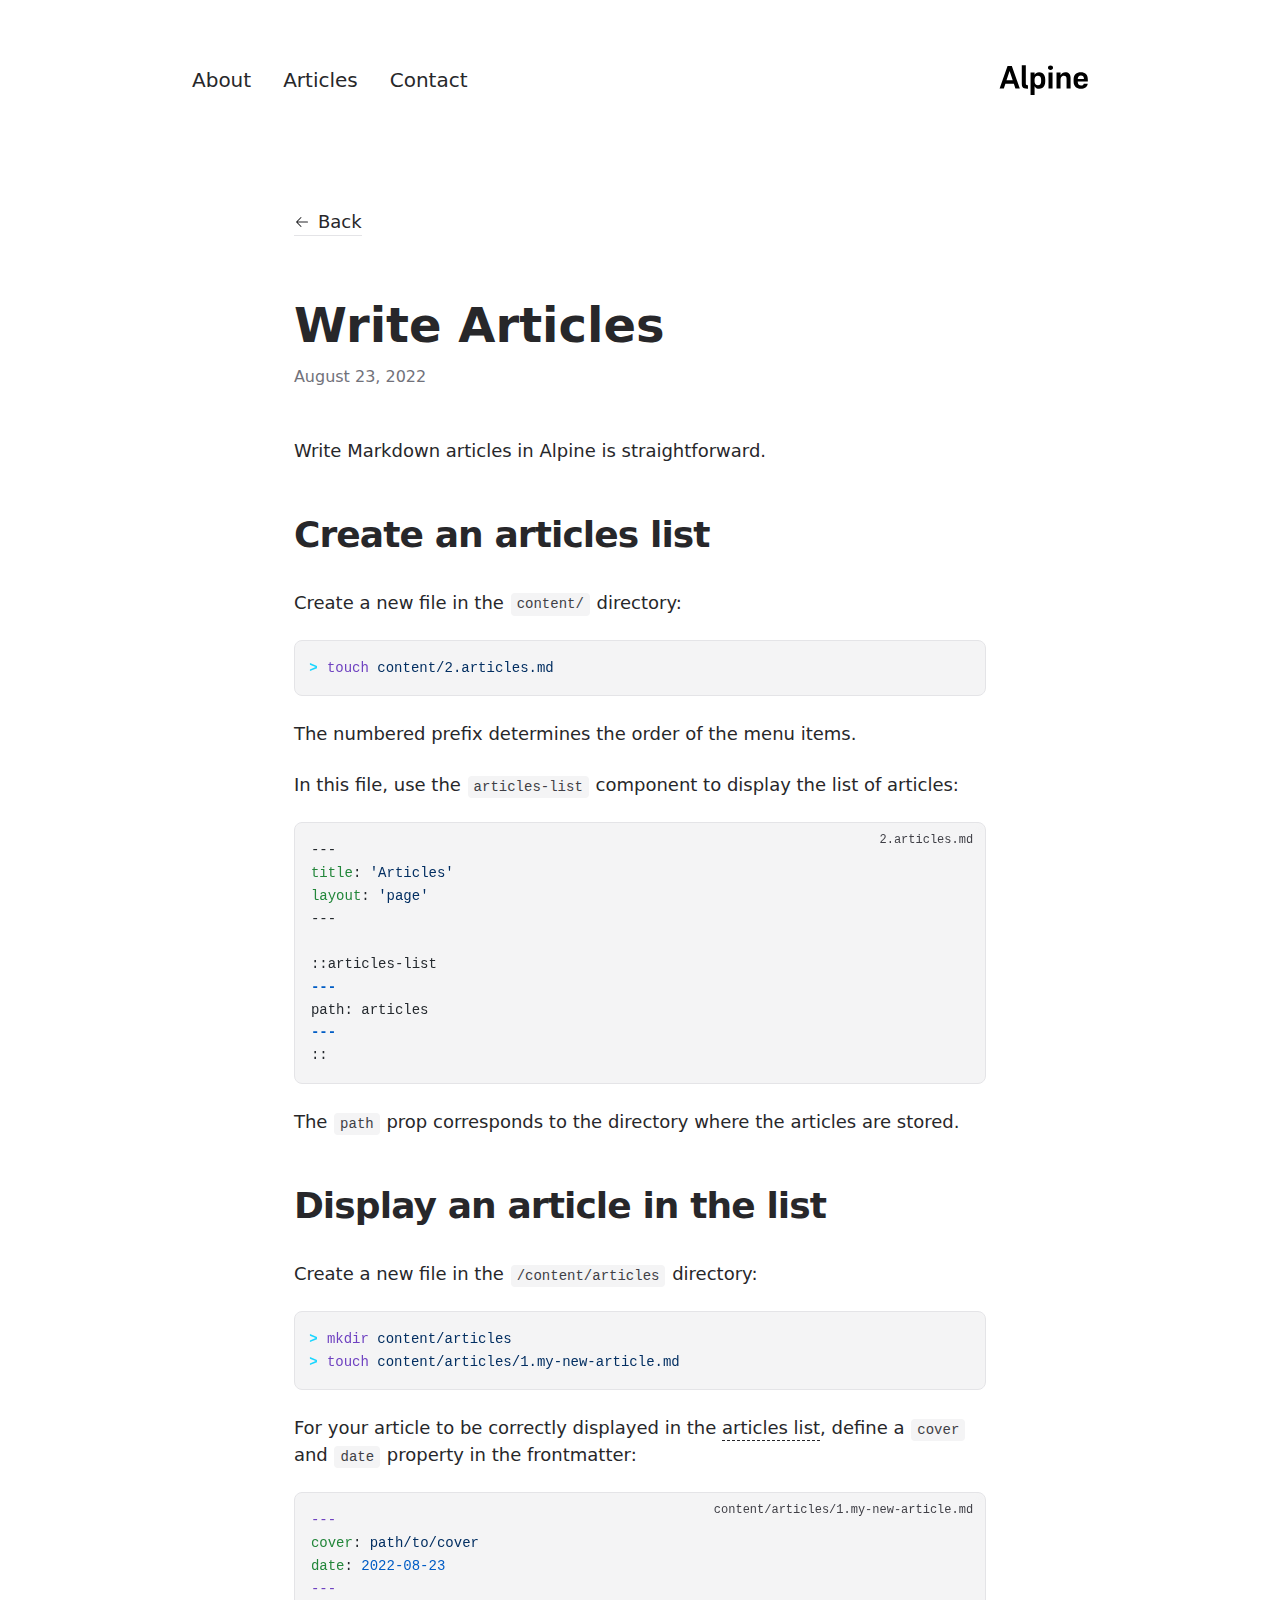
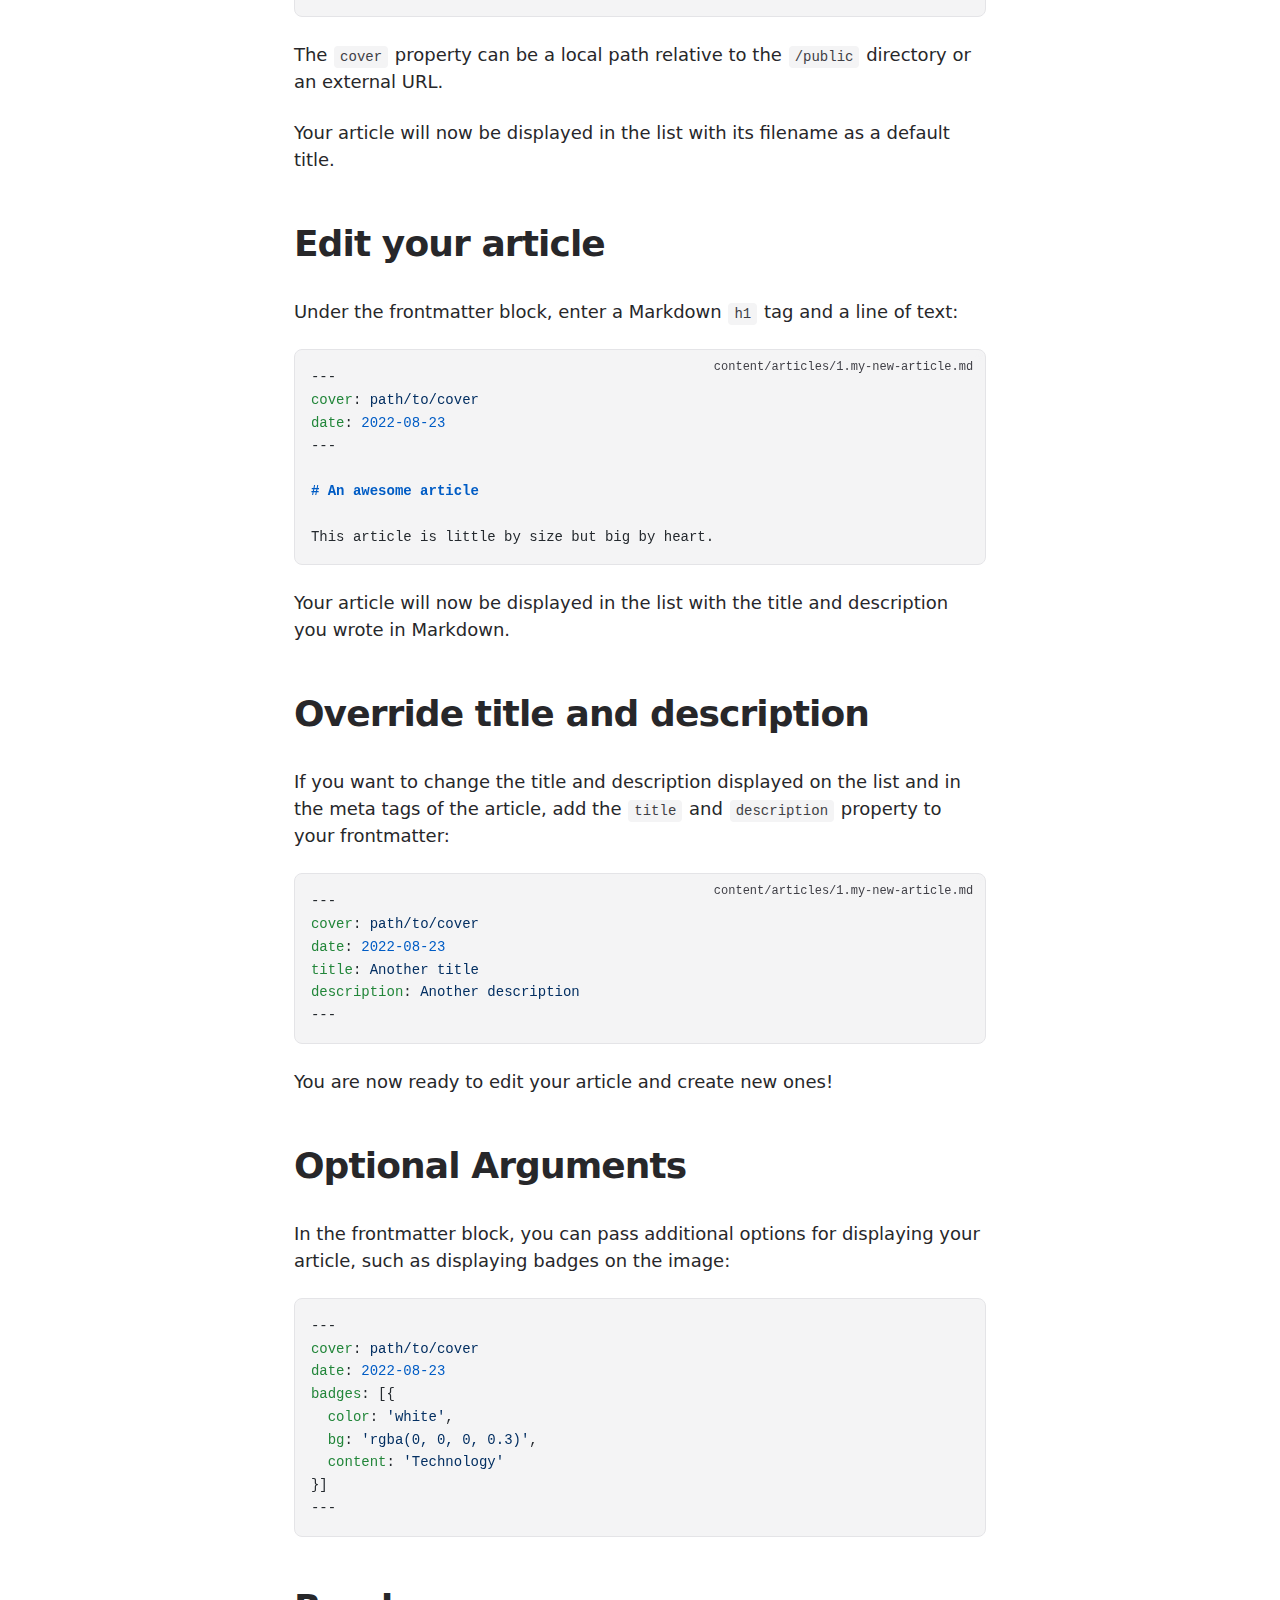
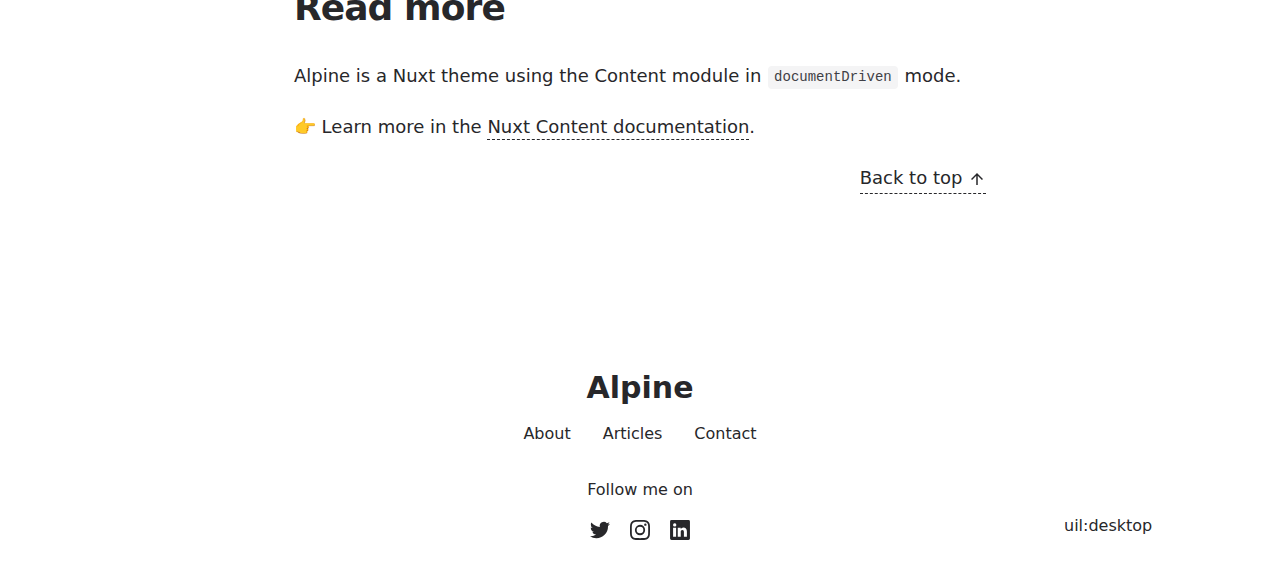
<file: articles/write-articles/index.html>
<!DOCTYPE html><html  lang="en"><head><meta charset="utf-8">
<meta name="viewport" content="width=device-width, initial-scale=1">
<title>Write Articles</title>
<meta name="twitter:card" content="summary_large_image">
<meta property="og:image:width" content="400">
<meta property="og:image:height" content="300">
<meta property="og:image:alt" content="An image showcasing my project.">
<meta property="og:title" content="Write Articles">
<meta name="description" content="Writing Markdown articles in Alpine is straightforward.">
<meta property="og:description" content="Writing Markdown articles in Alpine is straightforward.">
<meta property="og:image" content="/articles/write-articles.webp">
<link rel="preload" as="fetch" crossorigin="anonymous" href="/articles/write-articles/_payload.json?f0f58f84-601f-4076-a86f-94d7cb66c36a">
<link rel="stylesheet" href="/_nuxt/entry.btSI2xZ-.css">
<link rel="stylesheet" href="/_nuxt/DocumentDrivenNotFound.D7Ogfkhr.css">
<link rel="stylesheet" href="/_nuxt/article.DkPChugH.css">
<link rel="stylesheet" href="/_nuxt/ProseA.D4RtImXF.css">
<link rel="stylesheet" href="/_nuxt/ProseH1.BwPAspty.css">
<link rel="stylesheet" href="/_nuxt/ProseP.Dp1dLVOK.css">
<link rel="stylesheet" href="/_nuxt/ProseCodeInline.DPyaAaT7.css">
<link rel="stylesheet" href="/_nuxt/ProsePre.CchFRBtv.css">
<link rel="stylesheet" href="/_nuxt/ProseCode.f3kEnX8-.css">
<link rel="stylesheet" href="/_nuxt/ProseH2.CRhFEQGp.css">
<link rel="modulepreload" as="script" crossorigin href="/_nuxt/CaSr8pv_.js">
<link rel="modulepreload" as="script" crossorigin href="/_nuxt/B3cvDYST.js">
<link rel="modulepreload" as="script" crossorigin href="/_nuxt/gZ41MmnB.js">
<link rel="modulepreload" as="script" crossorigin href="/_nuxt/DNd7oT3G.js">
<link rel="modulepreload" as="script" crossorigin href="/_nuxt/Xl3_XuYI.js">
<link rel="modulepreload" as="script" crossorigin href="/_nuxt/xFJwaHZa.js">
<link rel="modulepreload" as="script" crossorigin href="/_nuxt/C3IdDkg2.js">
<link rel="modulepreload" as="script" crossorigin href="/_nuxt/D5vXvOJ2.js">
<link rel="modulepreload" as="script" crossorigin href="/_nuxt/C4G6Kp-X.js">
<link rel="modulepreload" as="script" crossorigin href="/_nuxt/BcWussCh.js">
<link rel="modulepreload" as="script" crossorigin href="/_nuxt/D1LsctG4.js">
<link rel="modulepreload" as="script" crossorigin href="/_nuxt/CNpn_ZD9.js">
<link rel="modulepreload" as="script" crossorigin href="/_nuxt/2CsEt9nT.js">
<link rel="modulepreload" as="script" crossorigin href="/_nuxt/BpcZq93G.js">
<link rel="modulepreload" as="script" crossorigin href="/_nuxt/CzNmvHO9.js">
<link rel="modulepreload" as="script" crossorigin href="/_nuxt/CzTGnWIY.js">
<link rel="modulepreload" as="script" crossorigin href="/_nuxt/37HXejZI.js">
<link rel="prefetch" as="script" crossorigin href="/_nuxt/DdPd2AnB.js">
<link rel="prefetch" as="script" crossorigin href="/_nuxt/BzYoSW-y.js">
<link rel="prefetch" as="script" crossorigin href="/_nuxt/D6e4u5yP.js">
<link rel="prefetch" as="style" href="/_nuxt/useStudio.DzA-IoZ4.css">
<link rel="prefetch" as="script" crossorigin href="/_nuxt/ozgSlERi.js">
<link rel="prefetch" as="style" href="/_nuxt/error-404.Bwq3Qtp8.css">
<link rel="prefetch" as="script" crossorigin href="/_nuxt/DghTHxc0.js">
<link rel="prefetch" as="style" href="/_nuxt/error-500.C69HPPxN.css">
<link rel="prefetch" as="script" crossorigin href="/_nuxt/BrUiD3S2.js">
<script type="module" src="/_nuxt/CaSr8pv_.js" crossorigin></script><style id="pinceau-runtime-hydratable">@media{.phy[--]{--puid:pn8WiY-v;}.pv-ylPng2{max-width:var(--elements-container-maxWidth);padding-left:var(--elements-container-padding-mobile);padding-right:var(--elements-container-padding-mobile);}@media (min-width: 475px){.pv-ylPng2{padding-left:var(--elements-container-padding-xs);padding-right:var(--elements-container-padding-xs);}}@media (min-width: 640px){.pv-ylPng2{padding-left:var(--elements-container-padding-sm);padding-right:var(--elements-container-padding-sm);}}@media (min-width: 768px){.pv-ylPng2{padding-left:var(--elements-container-padding-md);padding-right:var(--elements-container-padding-md);}}} </style><style id="pinceau-theme">@media { :root {--pinceau-mq: initial; --alpine-readableLine: 68ch;--alpine-backdrop-backgroundColor: #f4f4f5b3;--prose-code-inline-padding: 0.2rem 0.375rem 0.2rem 0.375rem;--prose-code-block-backdropFilter: contrast(1);--prose-code-block-border-style: solid;--prose-code-block-border-width: 1px;--prose-tbody-tr-borderBottom-style: dashed;--prose-tbody-tr-borderBottom-width: 1px;--prose-th-textAlign: inherit;--prose-thead-borderBottom-style: solid;--prose-thead-borderBottom-width: 1px;--prose-thead-border-style: solid;--prose-thead-border-width: 0px;--prose-table-textAlign: start;--prose-hr-width: 1px;--prose-hr-style: solid;--prose-li-listStylePosition: outside;--prose-ol-li-markerColor: currentColor;--prose-ol-paddingInlineStart: 21px;--prose-ol-listStyleType: decimal;--prose-ul-li-markerColor: currentColor;--prose-ul-paddingInlineStart: 21px;--prose-ul-listStyleType: disc;--prose-blockquote-border-style: solid;--prose-blockquote-border-width: 4px;--prose-blockquote-quotes: '201C' '201D' '2018' '2019';--prose-blockquote-paddingInlineStart: 24px;--prose-a-code-color-hover: currentColor;--prose-a-code-color-static: currentColor;--prose-a-hasCode-borderBottom: none;--prose-a-border-distance: 2px;--prose-a-border-color-hover: currentColor;--prose-a-border-color-static: currentColor;--prose-a-border-style-hover: solid;--prose-a-border-style-static: dashed;--prose-a-border-width: 1px;--prose-a-color-static: inherit;--prose-a-textDecoration: none;--prose-h6-margin: 3rem 0 2rem;--prose-h5-margin: 3rem 0 2rem;--prose-h4-margin: 3rem 0 2rem;--prose-h3-margin: 3rem 0 2rem;--prose-h2-margin: 3rem 0 2rem;--prose-h1-margin: 0 0 2rem;--prose-p-fontSize: 18px;--typography-lead-loose: 2;--typography-lead-relaxed: 1.625;--typography-lead-normal: 1.5;--typography-lead-snug: 1.375;--typography-lead-tight: 1.25;--typography-lead-none: 1;--typography-lead-10: 2.5rem;--typography-lead-9: 2.25rem;--typography-lead-8: 2rem;--typography-lead-7: 1.75rem;--typography-lead-6: 1.5rem;--typography-lead-5: 1.25rem;--typography-lead-4: 1rem;--typography-lead-3: .75rem;--typography-lead-2: .5rem;--typography-lead-1: .025rem;--typography-fontWeight-black: 900;--typography-fontWeight-extrabold: 800;--typography-fontWeight-bold: 700;--typography-fontWeight-semibold: 600;--typography-fontWeight-medium: 500;--typography-fontWeight-normal: 400;--typography-fontWeight-light: 300;--typography-fontWeight-extralight: 200;--typography-fontWeight-thin: 100;--typography-fontSize-9xl: 128px;--typography-fontSize-8xl: 96px;--typography-fontSize-7xl: 72px;--typography-fontSize-6xl: 60px;--typography-fontSize-5xl: 48px;--typography-fontSize-4xl: 36px;--typography-fontSize-3xl: 30px;--typography-fontSize-2xl: 24px;--typography-fontSize-xl: 20px;--typography-fontSize-lg: 18px;--typography-fontSize-base: 16px;--typography-fontSize-sm: 14px;--typography-fontSize-xs: 12px;--typography-letterSpacing-wide: 0.025em;--typography-letterSpacing-tight: -0.025em;--typography-verticalMargin-base: 24px;--typography-verticalMargin-sm: 16px;--elements-border-secondary-hover: [object Object];--elements-backdrop-background: #fffc;--elements-backdrop-filter: saturate(200%) blur(20px);--elements-container-maxWidth: 64rem;--lead-loose: 2;--lead-relaxed: 1.625;--lead-normal: 1.5;--lead-snug: 1.375;--lead-tight: 1.25;--lead-none: 1;--lead-10: 2.5rem;--lead-9: 2.25rem;--lead-8: 2rem;--lead-7: 1.75rem;--lead-6: 1.5rem;--lead-5: 1.25rem;--lead-4: 1rem;--lead-3: .75rem;--lead-2: .5rem;--lead-1: .025rem;--letterSpacing-widest: 0.1em;--letterSpacing-wider: 0.05em;--letterSpacing-wide: 0.025em;--letterSpacing-normal: 0em;--letterSpacing-tight: -0.025em;--letterSpacing-tighter: -0.05em;--fontSize-9xl: 8rem;--fontSize-8xl: 6rem;--fontSize-7xl: 4.5rem;--fontSize-6xl: 3.75rem;--fontSize-5xl: 3rem;--fontSize-4xl: 2.25rem;--fontSize-3xl: 1.875rem;--fontSize-2xl: 1.5rem;--fontSize-xl: 1.25rem;--fontSize-lg: 1.125rem;--fontSize-base: 1rem;--fontSize-sm: 0.875rem;--fontSize-xs: 0.75rem;--fontWeight-black: 900;--fontWeight-extrabold: 800;--fontWeight-bold: 700;--fontWeight-semibold: 600;--fontWeight-medium: 500;--fontWeight-normal: 400;--fontWeight-light: 300;--fontWeight-extralight: 200;--fontWeight-thin: 100;--font-mono: ui-monospace, SFMono-Regular, Menlo, Monaco, Consolas, Liberation Mono, Courier New, monospace;--font-serif: ui-serif, Georgia, Cambria, Times New Roman, Times, serif;--font-sans: ui-sans-serif, system-ui, -apple-system, BlinkMacSystemFont, Segoe UI, Roboto, Helvetica Neue, Arial, Noto Sans, sans-serif, Apple Color Emoji, Segoe UI Emoji, Segoe UI Symbol, Noto Color Emoji;--opacity-total: 1;--opacity-high: 0.8;--opacity-medium: 0.5;--opacity-soft: 0.3;--opacity-light: 0.15;--opacity-bright: 0.1;--opacity-noOpacity: 0;--borderWidth-lg: 3px;--borderWidth-md: 2px;--borderWidth-sm: 1px;--borderWidth-noBorder: 0;--space-rem-875: 0.875rem;--space-rem-625: 0.625rem;--space-rem-375: 0.375rem;--space-rem-125: 0.125rem;--space-px: 1px;--space-128: 32rem;--space-96: 24rem;--space-80: 20rem;--space-72: 18rem;--space-64: 16rem;--space-60: 15rem;--space-56: 14rem;--space-52: 13rem;--space-48: 12rem;--space-44: 11rem;--space-40: 10rem;--space-36: 9rem;--space-32: 8rem;--space-28: 7rem;--space-24: 6rem;--space-20: 5rem;--space-16: 4rem;--space-14: 3.5rem;--space-12: 3rem;--space-11: 2.75rem;--space-10: 2.5rem;--space-9: 2.25rem;--space-8: 2rem;--space-7: 1.75rem;--space-6: 1.5rem;--space-5: 1.25rem;--space-4: 1rem;--space-3: 0.75rem;--space-2: 0.5rem;--space-1: 0.25rem;--space-0: 0px;--size-full: 100%;--size-7xl: 80rem;--size-6xl: 72rem;--size-5xl: 64rem;--size-4xl: 56rem;--size-3xl: 48rem;--size-2xl: 42rem;--size-xl: 36rem;--size-lg: 32rem;--size-md: 28rem;--size-sm: 24rem;--size-xs: 20rem;--size-200: 200px;--size-104: 104px;--size-80: 80px;--size-64: 64px;--size-56: 56px;--size-48: 48px;--size-40: 40px;--size-32: 32px;--size-24: 24px;--size-20: 20px;--size-16: 16px;--size-12: 12px;--size-8: 8px;--size-6: 6px;--size-4: 4px;--size-2: 2px;--size-0: 0px;--radii-full: 9999px;--radii-3xl: 1.75rem;--radii-2xl: 1.5rem;--radii-xl: 1rem;--radii-lg: 0.75rem;--radii-md: 0.5rem;--radii-sm: 0.375rem;--radii-xs: 0.25rem;--radii-2xs: 0.125rem;--radii-none: 0px;--shadow-none: 0px 0px 0px 0px transparent;--shadow-lg: 0px 10px 15px -3px #000000, 0px 4px 6px -4px #000000;--shadow-md: 0px 4px 6px -1px #000000, 0px 2px 4px -2px #000000;--shadow-sm: 0px 1px 3px 0px #000000, 0px 1px 2px -1px #000000;--shadow-xs: 0px 1px 2px 0px #000000;--height-screen: 100vh;--width-screen: 100vw;--color-primary-900: #002e38;--color-primary-800: #005c70;--color-primary-700: #008aa9;--color-primary-600: #00b9e1;--color-primary-500: #1ad6ff;--color-primary-400: #40ddff;--color-primary-300: #66e4ff;--color-primary-200: #8deaff;--color-primary-100: #b3f1ff;--color-primary-50: #d9f8ff;--color-ruby-900: #380011;--color-ruby-800: #700021;--color-ruby-700: #a90032;--color-ruby-600: #e10043;--color-ruby-500: #ff1a5e;--color-ruby-400: #ff4079;--color-ruby-300: #ff6694;--color-ruby-200: #ff8dae;--color-ruby-100: #ffb3c9;--color-ruby-50: #ffd9e4;--color-pink-900: #380025;--color-pink-800: #70004b;--color-pink-700: #a90070;--color-pink-600: #e10095;--color-pink-500: #ff1ab2;--color-pink-400: #ff40bf;--color-pink-300: #ff66cc;--color-pink-200: #ff8dd8;--color-pink-100: #ffb3e5;--color-pink-50: #ffd9f2;--color-purple-900: #190038;--color-purple-800: #330070;--color-purple-700: #4c00a9;--color-purple-600: #6500e1;--color-purple-500: #811aff;--color-purple-400: #9640ff;--color-purple-300: #ab66ff;--color-purple-200: #c08dff;--color-purple-100: #d5b3ff;--color-purple-50: #ead9ff;--color-royalblue-900: #0b0531;--color-royalblue-800: #160a62;--color-royalblue-700: #211093;--color-royalblue-600: #2c15c4;--color-royalblue-500: #4127e8;--color-royalblue-400: #614bec;--color-royalblue-300: #806ff0;--color-royalblue-200: #a093f3;--color-royalblue-100: #c0b7f7;--color-royalblue-50: #dfdbfb;--color-indigoblue-900: #001238;--color-indigoblue-800: #002370;--color-indigoblue-700: #0035a9;--color-indigoblue-600: #0047e1;--color-indigoblue-500: #1a62ff;--color-indigoblue-400: #407cff;--color-indigoblue-300: #6696ff;--color-indigoblue-200: #8db0ff;--color-indigoblue-100: #b3cbff;--color-indigoblue-50: #d9e5ff;--color-blue-900: #002438;--color-blue-800: #004870;--color-blue-700: #006ca9;--color-blue-600: #0090e1;--color-blue-500: #1aadff;--color-blue-400: #40bbff;--color-blue-300: #66c8ff;--color-blue-200: #8dd6ff;--color-blue-100: #b3e4ff;--color-blue-50: #d9f1ff;--color-lightblue-900: #002e38;--color-lightblue-800: #005c70;--color-lightblue-700: #008aa9;--color-lightblue-600: #00b9e1;--color-lightblue-500: #1ad6ff;--color-lightblue-400: #40ddff;--color-lightblue-300: #66e4ff;--color-lightblue-200: #8deaff;--color-lightblue-100: #b3f1ff;--color-lightblue-50: #d9f8ff;--color-teal-900: #062a28;--color-teal-800: #0b544f;--color-teal-700: #117d77;--color-teal-600: #16a79e;--color-teal-500: #1cd1c6;--color-teal-400: #36e4da;--color-teal-300: #5fe9e1;--color-teal-200: #87efe9;--color-teal-100: #aff4f0;--color-teal-50: #d7faf8;--color-pear-900: #2a2b09;--color-pear-800: #545512;--color-pear-700: #7e801b;--color-pear-600: #a8aa24;--color-pear-500: #d0d32f;--color-pear-400: #d8da52;--color-pear-300: #e0e274;--color-pear-200: #e8e997;--color-pear-100: #eff0ba;--color-pear-50: #f7f8dc;--color-red-900: #380300;--color-red-800: #700700;--color-red-700: #a90a00;--color-red-600: #e10e00;--color-red-500: #ff281a;--color-red-400: #ff4c40;--color-red-300: #ff7066;--color-red-200: #ff948d;--color-red-100: #ffb7b3;--color-red-50: #ffdbd9;--color-orange-900: #381800;--color-orange-800: #702f00;--color-orange-700: #a94700;--color-orange-600: #e15e00;--color-orange-500: #ff7a1a;--color-orange-400: #ff9040;--color-orange-300: #ffa666;--color-orange-200: #ffbd8d;--color-orange-100: #ffd3b3;--color-orange-50: #ffe9d9;--color-yellow-900: #362b03;--color-yellow-800: #6d5605;--color-yellow-700: #a38108;--color-yellow-600: #daac0a;--color-yellow-500: #f5c828;--color-yellow-400: #f7d14c;--color-yellow-300: #f8da70;--color-yellow-200: #fae393;--color-yellow-100: #fcedb7;--color-yellow-50: #fdf6db;--color-green-900: #003f25;--color-green-800: #005e38;--color-green-700: #007e4a;--color-green-600: #009d5d;--color-green-500: #00bd6f;--color-green-400: #00dc82;--color-green-300: #30ffaa;--color-green-200: #83ffcc;--color-green-100: #acffdd;--color-green-50: #d6ffee;--color-gray-900: #18181B;--color-gray-800: #27272A;--color-gray-700: #3f3f46;--color-gray-600: #52525B;--color-gray-500: #71717A;--color-gray-400: #a1a1aa;--color-gray-300: #D4d4d8;--color-gray-200: #e4e4e7;--color-gray-100: #f4f4f5;--color-gray-50: #fafafa;--color-black: #0c0c0d;--color-white: #FFFFFF;--media-portrait: only screen and (orientation: portrait);--media-landscape: only screen and (orientation: landscape);--media-rm: (prefers-reduced-motion: reduce);--media-2xl: (min-width: 1536px);--media-xl: (min-width: 1280px);--media-lg: (min-width: 1024px);--media-md: (min-width: 768px);--media-sm: (min-width: 640px);--media-xs: (min-width: 475px);--alpine-body-color: var(--color-gray-800);--alpine-body-backgroundColor: var(--color-white);--prose-code-inline-fontWeight: var(--typography-fontWeight-normal);--prose-code-inline-fontSize: var(--typography-fontSize-sm);--prose-code-inline-borderRadius: var(--radii-xs);--prose-code-block-pre-padding: var(--typography-verticalMargin-sm);--prose-code-block-margin: var(--typography-verticalMargin-base) 0;--prose-code-block-fontSize: var(--typography-fontSize-sm);--prose-tbody-code-inline-fontSize: var(--typography-fontSize-sm);--prose-tbody-td-padding: var(--typography-verticalMargin-sm);--prose-th-fontWeight: var(--typography-fontWeight-semibold);--prose-th-padding: 0 var(--typography-verticalMargin-sm) var(--typography-verticalMargin-sm) var(--typography-verticalMargin-sm);--prose-table-lineHeight: var(--typography-lead-6);--prose-table-fontSize: var(--typography-fontSize-sm);--prose-table-margin: var(--typography-verticalMargin-base) 0;--prose-hr-margin: var(--typography-verticalMargin-base) 0;--prose-li-margin: var(--typography-verticalMargin-sm) 0;--prose-ol-margin: var(--typography-verticalMargin-base) 0;--prose-ul-margin: var(--typography-verticalMargin-base) 0;--prose-blockquote-margin: var(--typography-verticalMargin-base) 0;--prose-a-code-border-style: var(--prose-a-border-style-static);--prose-a-code-border-width: var(--prose-a-border-width);--prose-a-fontWeight: var(--typography-fontWeight-medium);--prose-img-margin: var(--typography-verticalMargin-base) 0;--prose-strong-fontWeight: var(--typography-fontWeight-semibold);--prose-h6-iconSize: var(--typography-fontSize-base);--prose-h6-fontWeight: var(--typography-fontWeight-semibold);--prose-h6-lineHeight: var(--typography-lead-normal);--prose-h6-fontSize: var(--typography-fontSize-lg);--prose-h5-iconSize: var(--typography-fontSize-lg);--prose-h5-fontWeight: var(--typography-fontWeight-semibold);--prose-h5-lineHeight: var(--typography-lead-snug);--prose-h5-fontSize: var(--typography-fontSize-xl);--prose-h4-iconSize: var(--typography-fontSize-lg);--prose-h4-letterSpacing: var(--typography-letterSpacing-tight);--prose-h4-fontWeight: var(--typography-fontWeight-semibold);--prose-h4-lineHeight: var(--typography-lead-snug);--prose-h4-fontSize: var(--typography-fontSize-2xl);--prose-h3-iconSize: var(--typography-fontSize-xl);--prose-h3-letterSpacing: var(--typography-letterSpacing-tight);--prose-h3-fontWeight: var(--typography-fontWeight-semibold);--prose-h3-lineHeight: var(--typography-lead-snug);--prose-h3-fontSize: var(--typography-fontSize-3xl);--prose-h2-iconSize: var(--typography-fontSize-2xl);--prose-h2-letterSpacing: var(--typography-letterSpacing-tight);--prose-h2-fontWeight: var(--typography-fontWeight-semibold);--prose-h2-lineHeight: var(--typography-lead-tight);--prose-h2-fontSize: var(--typography-fontSize-4xl);--prose-h1-iconSize: var(--typography-fontSize-3xl);--prose-h1-letterSpacing: var(--typography-letterSpacing-tight);--prose-h1-fontWeight: var(--typography-fontWeight-bold);--prose-h1-lineHeight: var(--typography-lead-tight);--prose-h1-fontSize: var(--typography-fontSize-5xl);--prose-p-br-margin: var(--typography-verticalMargin-base) 0 0 0;--prose-p-margin: var(--typography-verticalMargin-base) 0;--prose-p-lineHeight: var(--typography-lead-normal);--typography-color-primary-900: var(--color-primary-900);--typography-color-primary-800: var(--color-primary-800);--typography-color-primary-700: var(--color-primary-700);--typography-color-primary-600: var(--color-primary-600);--typography-color-primary-500: var(--color-primary-500);--typography-color-primary-400: var(--color-primary-400);--typography-color-primary-300: var(--color-primary-300);--typography-color-primary-200: var(--color-primary-200);--typography-color-primary-100: var(--color-primary-100);--typography-color-primary-50: var(--color-primary-50);--typography-font-code: var(--font-mono);--typography-font-body: var(--font-sans);--typography-font-display: var(--font-sans);--typography-body-backgroundColor: var(--color-white);--typography-body-color: var(--color-black);--elements-state-danger-borderColor-secondary: var(--color-red-200);--elements-state-danger-borderColor-primary: var(--color-red-100);--elements-state-danger-backgroundColor-secondary: var(--color-red-100);--elements-state-danger-backgroundColor-primary: var(--color-red-50);--elements-state-danger-color-secondary: var(--color-red-600);--elements-state-danger-color-primary: var(--color-red-500);--elements-state-warning-borderColor-secondary: var(--color-yellow-200);--elements-state-warning-borderColor-primary: var(--color-yellow-100);--elements-state-warning-backgroundColor-secondary: var(--color-yellow-100);--elements-state-warning-backgroundColor-primary: var(--color-yellow-50);--elements-state-warning-color-secondary: var(--color-yellow-700);--elements-state-warning-color-primary: var(--color-yellow-600);--elements-state-success-borderColor-secondary: var(--color-green-200);--elements-state-success-borderColor-primary: var(--color-green-100);--elements-state-success-backgroundColor-secondary: var(--color-green-100);--elements-state-success-backgroundColor-primary: var(--color-green-50);--elements-state-success-color-secondary: var(--color-green-600);--elements-state-success-color-primary: var(--color-green-500);--elements-state-info-borderColor-secondary: var(--color-blue-200);--elements-state-info-borderColor-primary: var(--color-blue-100);--elements-state-info-backgroundColor-secondary: var(--color-blue-100);--elements-state-info-backgroundColor-primary: var(--color-blue-50);--elements-state-info-color-secondary: var(--color-blue-600);--elements-state-info-color-primary: var(--color-blue-500);--elements-state-primary-borderColor-secondary: var(--color-primary-200);--elements-state-primary-borderColor-primary: var(--color-primary-100);--elements-state-primary-backgroundColor-secondary: var(--color-primary-100);--elements-state-primary-backgroundColor-primary: var(--color-primary-50);--elements-state-primary-color-secondary: var(--color-primary-700);--elements-state-primary-color-primary: var(--color-primary-600);--elements-surface-secondary-backgroundColor: var(--color-gray-200);--elements-surface-primary-backgroundColor: var(--color-gray-100);--elements-surface-background-base: var(--color-gray-100);--elements-border-secondary-static: var(--color-gray-200);--elements-border-primary-hover: var(--color-gray-200);--elements-border-primary-static: var(--color-gray-100);--elements-container-padding-md: var(--space-16);--elements-container-padding-sm: var(--space-12);--elements-container-padding-xs: var(--space-8);--elements-container-padding-mobile: var(--space-6);--elements-text-secondary-color-hover: var(--color-gray-700);--elements-text-secondary-color-static: var(--color-gray-500);--elements-text-primary-color-static: var(--color-gray-900);--text-6xl-lineHeight: var(--lead-none);--text-6xl-fontSize: var(--fontSize-6xl);--text-5xl-lineHeight: var(--lead-none);--text-5xl-fontSize: var(--fontSize-5xl);--text-4xl-lineHeight: var(--lead-10);--text-4xl-fontSize: var(--fontSize-4xl);--text-3xl-lineHeight: var(--lead-9);--text-3xl-fontSize: var(--fontSize-3xl);--text-2xl-lineHeight: var(--lead-8);--text-2xl-fontSize: var(--fontSize-2xl);--text-xl-lineHeight: var(--lead-7);--text-xl-fontSize: var(--fontSize-xl);--text-lg-lineHeight: var(--lead-7);--text-lg-fontSize: var(--fontSize-lg);--text-base-lineHeight: var(--lead-6);--text-base-fontSize: var(--fontSize-base);--text-sm-lineHeight: var(--lead-5);--text-sm-fontSize: var(--fontSize-sm);--text-xs-lineHeight: var(--lead-4);--text-xs-fontSize: var(--fontSize-xs);--shadow-2xl: 0px 25px 50px -12px var(--color-gray-900);--shadow-xl: 0px 20px 25px -5px var(--color-gray-400), 0px 8px 10px -6px #000000;--color-secondary-900: var(--color-gray-900);--color-secondary-800: var(--color-gray-800);--color-secondary-700: var(--color-gray-700);--color-secondary-600: var(--color-gray-600);--color-secondary-500: var(--color-gray-500);--color-secondary-400: var(--color-gray-400);--color-secondary-300: var(--color-gray-300);--color-secondary-200: var(--color-gray-200);--color-secondary-100: var(--color-gray-100);--color-secondary-50: var(--color-gray-50);--prose-a-code-background-hover: var(--typography-color-primary-50);--prose-a-code-border-color-hover: var(--typography-color-primary-500);--prose-a-color-hover: var(--typography-color-primary-500);--typography-color-secondary-900: var(--color-secondary-900);--typography-color-secondary-800: var(--color-secondary-800);--typography-color-secondary-700: var(--color-secondary-700);--typography-color-secondary-600: var(--color-secondary-600);--typography-color-secondary-500: var(--color-secondary-500);--typography-color-secondary-400: var(--color-secondary-400);--typography-color-secondary-300: var(--color-secondary-300);--typography-color-secondary-200: var(--color-secondary-200);--typography-color-secondary-100: var(--color-secondary-100);--typography-color-secondary-50: var(--color-secondary-50);--prose-code-inline-backgroundColor: var(--typography-color-secondary-100);--prose-code-inline-color: var(--typography-color-secondary-700);--prose-code-block-backgroundColor: var(--typography-color-secondary-100);--prose-code-block-color: var(--typography-color-secondary-700);--prose-code-block-border-color: var(--typography-color-secondary-200);--prose-tbody-tr-borderBottom-color: var(--typography-color-secondary-200);--prose-th-color: var(--typography-color-secondary-600);--prose-thead-borderBottom-color: var(--typography-color-secondary-200);--prose-thead-border-color: var(--typography-color-secondary-300);--prose-hr-color: var(--typography-color-secondary-200);--prose-blockquote-border-color: var(--typography-color-secondary-200);--prose-blockquote-color: var(--typography-color-secondary-500);--prose-a-code-border-color-static: var(--typography-color-secondary-400); } }@media { :root.dark {--pinceau-mq: dark; --alpine-backdrop-backgroundColor: #18181bb3;--prose-code-block-backdropFilter: contrast(1);--prose-ol-li-markerColor: currentColor;--prose-ul-li-markerColor: currentColor;--prose-a-code-color-hover: currentColor;--prose-a-code-color-static: currentColor;--prose-a-border-color-hover: currentColor;--prose-a-border-color-static: currentColor;--prose-a-color-static: inherit;--elements-backdrop-background: #0c0d0ccc;--alpine-body-color: var(--color-gray-200);--alpine-body-backgroundColor: var(--color-black);--typography-body-backgroundColor: var(--color-black);--typography-body-color: var(--color-white);--elements-state-danger-borderColor-secondary: var(--color-red-700);--elements-state-danger-borderColor-primary: var(--color-red-800);--elements-state-danger-backgroundColor-secondary: var(--color-red-800);--elements-state-danger-backgroundColor-primary: var(--color-red-900);--elements-state-danger-color-secondary: var(--color-red-200);--elements-state-danger-color-primary: var(--color-red-300);--elements-state-warning-borderColor-secondary: var(--color-yellow-700);--elements-state-warning-borderColor-primary: var(--color-yellow-800);--elements-state-warning-backgroundColor-secondary: var(--color-yellow-800);--elements-state-warning-backgroundColor-primary: var(--color-yellow-900);--elements-state-warning-color-secondary: var(--color-yellow-200);--elements-state-warning-color-primary: var(--color-yellow-400);--elements-state-success-borderColor-secondary: var(--color-green-700);--elements-state-success-borderColor-primary: var(--color-green-800);--elements-state-success-backgroundColor-secondary: var(--color-green-800);--elements-state-success-backgroundColor-primary: var(--color-green-900);--elements-state-success-color-secondary: var(--color-green-200);--elements-state-success-color-primary: var(--color-green-400);--elements-state-info-borderColor-secondary: var(--color-blue-700);--elements-state-info-borderColor-primary: var(--color-blue-800);--elements-state-info-backgroundColor-secondary: var(--color-blue-800);--elements-state-info-backgroundColor-primary: var(--color-blue-900);--elements-state-info-color-secondary: var(--color-blue-200);--elements-state-info-color-primary: var(--color-blue-400);--elements-state-primary-borderColor-secondary: var(--color-primary-700);--elements-state-primary-borderColor-primary: var(--color-primary-800);--elements-state-primary-backgroundColor-secondary: var(--color-primary-800);--elements-state-primary-backgroundColor-primary: var(--color-primary-900);--elements-state-primary-color-secondary: var(--color-primary-200);--elements-state-primary-color-primary: var(--color-primary-400);--elements-surface-secondary-backgroundColor: var(--color-gray-800);--elements-surface-primary-backgroundColor: var(--color-gray-900);--elements-surface-background-base: var(--color-gray-900);--elements-border-secondary-static: var(--color-gray-800);--elements-border-primary-hover: var(--color-gray-800);--elements-border-primary-static: var(--color-gray-900);--elements-text-secondary-color-hover: var(--color-gray-200);--elements-text-secondary-color-static: var(--color-gray-400);--elements-text-primary-color-static: var(--color-gray-50);--prose-a-code-background-hover: var(--typography-color-primary-900);--prose-a-code-border-color-hover: var(--typography-color-primary-600);--prose-a-color-hover: var(--typography-color-primary-400);--prose-code-inline-backgroundColor: var(--typography-color-secondary-800);--prose-code-inline-color: var(--typography-color-secondary-200);--prose-code-block-backgroundColor: var(--typography-color-secondary-900);--prose-code-block-color: var(--typography-color-secondary-200);--prose-code-block-border-color: var(--typography-color-secondary-800);--prose-tbody-tr-borderBottom-color: var(--typography-color-secondary-800);--prose-th-color: var(--typography-color-secondary-400);--prose-thead-borderBottom-color: var(--typography-color-secondary-800);--prose-thead-border-color: var(--typography-color-secondary-600);--prose-hr-color: var(--typography-color-secondary-800);--prose-blockquote-border-color: var(--typography-color-secondary-700);--prose-blockquote-color: var(--typography-color-secondary-400);--prose-a-code-border-color-static: var(--typography-color-secondary-600); } }</style><script>"use strict";(()=>{const a=window,e=document.documentElement,c=window.localStorage,d=["dark","light"],n=c&&c.getItem&&c.getItem("nuxt-color-mode")||"system";let l=n==="system"?f():n;const i=e.getAttribute("data-color-mode-forced");i&&(l=i),r(l),a["__NUXT_COLOR_MODE__"]={preference:n,value:l,getColorScheme:f,addColorScheme:r,removeColorScheme:u};function r(o){const t=""+o+"",s="";e.classList?e.classList.add(t):e.className+=" "+t,s&&e.setAttribute("data-"+s,o)}function u(o){const t=""+o+"",s="";e.classList?e.classList.remove(t):e.className=e.className.replace(new RegExp(t,"g"),""),s&&e.removeAttribute("data-"+s)}function m(o){return a.matchMedia("(prefers-color-scheme"+o+")")}function f(){if(a.matchMedia&&m("").media!=="not all"){for(const o of d)if(m(":"+o).matches)return o}return"light"}})();
</script></head><body><div id="__nuxt"><div class="container pv-ylPng2 pc-pn8WiY app-layout" data-v-b7128002 data-v-aa14d472><!--[--><div class="nuxt-progress" style="width:0%;height:3px;opacity:0;background-size:Infinity% auto;" data-v-b7128002></div><header class="right" data-v-b7128002 data-v-dfd7c317><div class="menu" data-v-dfd7c317><button aria-label="Navigation Menu" data-v-dfd7c317><svg width="24" height="24" viewBox="0 0 68 68" fill="currentColor" xmlns="http://www.w3.org/2000/svg" data-v-dfd7c317><path d="M8 34C8 32.1362 8 31.2044 8.30448 30.4693C8.71046 29.4892 9.48915 28.7105 10.4693 28.3045C11.2044 28 12.1362 28 14 28C15.8638 28 16.7956 28 17.5307 28.3045C18.5108 28.7105 19.2895 29.4892 19.6955 30.4693C20 31.2044 20 32.1362 20 34C20 35.8638 20 36.7956 19.6955 37.5307C19.2895 38.5108 18.5108 39.2895 17.5307 39.6955C16.7956 40 15.8638 40 14 40C12.1362 40 11.2044 40 10.4693 39.6955C9.48915 39.2895 8.71046 38.5108 8.30448 37.5307C8 36.7956 8 35.8638 8 34Z" data-v-dfd7c317></path><path d="M28 34C28 32.1362 28 31.2044 28.3045 30.4693C28.7105 29.4892 29.4892 28.7105 30.4693 28.3045C31.2044 28 32.1362 28 34 28C35.8638 28 36.7956 28 37.5307 28.3045C38.5108 28.7105 39.2895 29.4892 39.6955 30.4693C40 31.2044 40 32.1362 40 34C40 35.8638 40 36.7956 39.6955 37.5307C39.2895 38.5108 38.5108 39.2895 37.5307 39.6955C36.7956 40 35.8638 40 34 40C32.1362 40 31.2044 40 30.4693 39.6955C29.4892 39.2895 28.7105 38.5108 28.3045 37.5307C28 36.7956 28 35.8638 28 34Z" data-v-dfd7c317></path><path d="M48 34C48 32.1362 48 31.2044 48.3045 30.4693C48.7105 29.4892 49.4892 28.7105 50.4693 28.3045C51.2044 28 52.1362 28 54 28C55.8638 28 56.7956 28 57.5307 28.3045C58.5108 28.7105 59.2895 29.4892 59.6955 30.4693C60 31.2044 60 32.1362 60 34C60 35.8638 60 36.7956 59.6955 37.5307C59.2895 38.5108 58.5108 39.2895 57.5307 39.6955C56.7956 40 55.8638 40 54 40C52.1362 40 51.2044 40 50.4693 39.6955C49.4892 39.2895 48.7105 38.5108 48.3045 37.5307C48 36.7956 48 35.8638 48 34Z" data-v-dfd7c317></path></svg></button></div><div class="overlay" data-v-dfd7c317><nav data-v-dfd7c317 data-v-553f153c><ul data-v-553f153c><!--[--><li data-v-553f153c><a href="/" class="" data-v-553f153c><span class="underline-fx" data-v-553f153c></span> About</a></li><li data-v-553f153c><a href="/articles" class="" data-v-553f153c><span class="underline-fx" data-v-553f153c></span> Articles</a></li><li data-v-553f153c><a href="/contact" class="" data-v-553f153c><span class="underline-fx" data-v-553f153c></span> Contact</a></li><!--]--></ul></nav></div><div class="logo" data-v-dfd7c317><a href="/" class="" data-v-dfd7c317><img src="/logo-dark.svg" class="dark-img" alt="alpine" width="89" height="31" data-v-dfd7c317><img src="/logo.svg" class="light-img" alt="alpine" width="89" height="31" data-v-dfd7c317></a></div><div class="main-nav" data-v-dfd7c317><nav data-v-dfd7c317 data-v-553f153c><ul data-v-553f153c><!--[--><li data-v-553f153c><a href="/" class="" data-v-553f153c><span class="underline-fx" data-v-553f153c></span> About</a></li><li data-v-553f153c><a href="/articles" class="" data-v-553f153c><span class="underline-fx" data-v-553f153c></span> Articles</a></li><li data-v-553f153c><a href="/contact" class="" data-v-553f153c><span class="underline-fx" data-v-553f153c></span> Contact</a></li><!--]--></ul></nav></div></header><!--[--><div class="document-driven-page"><article data-v-15241b82><a href="/articles" class="back" data-v-15241b82><svg xmlns="http://www.w3.org/2000/svg" xmlns:xlink="http://www.w3.org/1999/xlink" aria-hidden="true" role="img" class="icon" data-v-15241b82 style="" width="1em" height="1em" viewBox="0 0 256 256" data-v-bcfe47ef><path fill="currentColor" d="M224 128a8 8 0 0 1-8 8H59.31l58.35 58.34a8 8 0 0 1-11.32 11.32l-72-72a8 8 0 0 1 0-11.32l72-72a8 8 0 0 1 11.32 11.32L59.31 120H216a8 8 0 0 1 8 8"/></svg><span data-v-15241b82> Back </span></a><header data-v-15241b82><h1 class="title" data-v-15241b82>Write Articles</h1><time datetime="2022-08-23T00:00:00.000Z" data-v-15241b82>August 23, 2022</time></header><div class="prose" data-v-15241b82><!--[--><div><h1 id="write-articles" data-v-b4b13d7a><a aria-current="page" href="/articles/write-articles#write-articles" class="router-link-active router-link-exact-active" data-v-b4b13d7a><!--[-->Write Articles<!--]--><!----></a></h1><p data-v-e44be016><!--[-->Write Markdown articles in Alpine is straightforward.<!--]--></p><h2 id="create-an-articles-list" data-v-a8571506><a aria-current="page" href="/articles/write-articles#create-an-articles-list" class="router-link-active router-link-exact-active" data-v-a8571506><!--[-->Create an articles list<!--]--><!----></a></h2><p data-v-e44be016><!--[-->Create a new file in the <code class="" data-v-279f538f><!--[-->content/<!--]--></code> directory:<!--]--></p><div class="highlight-bash prose-code" meta data-v-98a4a347><!----><!--[--><pre class="language-bash shiki shiki-themes github-light github-dark" style=""><!--[--><code><span class="line" line="1"><span style="--shiki-default:#6F42C1;--shiki-dark:#B392F0">touch</span><span style="--shiki-default:#032F62;--shiki-dark:#9ECBFF"> content/2.articles.md
</span></span></code><!--]--></pre><!--]--><button class="copy-button" data-v-98a4a347 data-v-bb39563a><span class="sr-only" data-v-bb39563a>Copy to clipboard</span><span class="icon-wrapper" data-v-bb39563a><svg xmlns="http://www.w3.org/2000/svg" xmlns:xlink="http://www.w3.org/1999/xlink" aria-hidden="true" role="img" class="icon" data-v-bb39563a style="" width="18px" height="18px" viewBox="0 0 256 256" data-v-bcfe47ef><path fill="currentColor" d="M216 32H88a8 8 0 0 0-8 8v40H40a8 8 0 0 0-8 8v128a8 8 0 0 0 8 8h128a8 8 0 0 0 8-8v-40h40a8 8 0 0 0 8-8V40a8 8 0 0 0-8-8m-56 176H48V96h112Zm48-48h-32V88a8 8 0 0 0-8-8H96V48h112Z"/></svg></span></button></div><p data-v-e44be016><!--[-->The numbered prefix determines the order of the menu items.<!--]--></p><p data-v-e44be016><!--[-->In this file, use the <code class="" data-v-279f538f><!--[-->articles-list<!--]--></code> component to display the list of articles:<!--]--></p><div class="highlight-md prose-code" meta data-v-98a4a347><span class="filename" data-v-98a4a347>2.articles.md</span><!--[--><pre class="language-md shiki shiki-themes github-light github-dark" style=""><!--[--><code><span class="line" line="1"><span style="--shiki-default:#24292E;--shiki-dark:#E1E4E8">---
</span></span><span class="line" line="2"><span style="--shiki-default:#22863A;--shiki-dark:#85E89D">title</span><span style="--shiki-default:#24292E;--shiki-dark:#E1E4E8">: </span><span style="--shiki-default:#032F62;--shiki-dark:#9ECBFF">&#39;Articles&#39;
</span></span><span class="line" line="3"><span style="--shiki-default:#22863A;--shiki-dark:#85E89D">layout</span><span style="--shiki-default:#24292E;--shiki-dark:#E1E4E8">: </span><span style="--shiki-default:#032F62;--shiki-dark:#9ECBFF">&#39;page&#39;
</span></span><span class="line" line="4"><span style="--shiki-default:#24292E;--shiki-dark:#E1E4E8">---
</span></span><span class="line" line="5"><span emptylineplaceholder="true">
</span></span><span class="line" line="6"><span style="--shiki-default:#24292E;--shiki-dark:#E1E4E8">::articles-list
</span></span><span class="line" line="7"><span style="--shiki-default:#005CC5;--shiki-dark:#79B8FF;--shiki-default-font-weight:bold;--shiki-dark-font-weight:bold">---
</span></span><span class="line" line="8"><span style="--shiki-default:#24292E;--shiki-dark:#E1E4E8">path: articles
</span></span><span class="line" line="9"><span style="--shiki-default:#005CC5;--shiki-dark:#79B8FF;--shiki-default-font-weight:bold;--shiki-dark-font-weight:bold">---
</span></span><span class="line" line="10"><span style="--shiki-default:#24292E;--shiki-dark:#E1E4E8">::
</span></span></code><!--]--></pre><!--]--><button class="copy-button" data-v-98a4a347 data-v-bb39563a><span class="sr-only" data-v-bb39563a>Copy to clipboard</span><span class="icon-wrapper" data-v-bb39563a><svg xmlns="http://www.w3.org/2000/svg" xmlns:xlink="http://www.w3.org/1999/xlink" aria-hidden="true" role="img" class="icon" data-v-bb39563a style="" width="18px" height="18px" viewBox="0 0 256 256" data-v-bcfe47ef><path fill="currentColor" d="M216 32H88a8 8 0 0 0-8 8v40H40a8 8 0 0 0-8 8v128a8 8 0 0 0 8 8h128a8 8 0 0 0 8-8v-40h40a8 8 0 0 0 8-8V40a8 8 0 0 0-8-8m-56 176H48V96h112Zm48-48h-32V88a8 8 0 0 0-8-8H96V48h112Z"/></svg></span></button></div><p data-v-e44be016><!--[-->The <code class="" data-v-279f538f><!--[-->path<!--]--></code> prop corresponds to the directory where the articles are stored.<!--]--></p><h2 id="display-an-article-in-the-list" data-v-a8571506><a aria-current="page" href="/articles/write-articles#display-an-article-in-the-list" class="router-link-active router-link-exact-active" data-v-a8571506><!--[-->Display an article in the list<!--]--><!----></a></h2><p data-v-e44be016><!--[-->Create a new file in the <code class="" data-v-279f538f><!--[-->/content/articles<!--]--></code> directory:<!--]--></p><div class="highlight-bash prose-code" meta data-v-98a4a347><!----><!--[--><pre class="language-bash shiki shiki-themes github-light github-dark" style=""><!--[--><code><span class="line" line="1"><span style="--shiki-default:#6F42C1;--shiki-dark:#B392F0">mkdir</span><span style="--shiki-default:#032F62;--shiki-dark:#9ECBFF"> content/articles
</span></span><span class="line" line="2"><span style="--shiki-default:#6F42C1;--shiki-dark:#B392F0">touch</span><span style="--shiki-default:#032F62;--shiki-dark:#9ECBFF"> content/articles/1.my-new-article.md
</span></span></code><!--]--></pre><!--]--><button class="copy-button" data-v-98a4a347 data-v-bb39563a><span class="sr-only" data-v-bb39563a>Copy to clipboard</span><span class="icon-wrapper" data-v-bb39563a><svg xmlns="http://www.w3.org/2000/svg" xmlns:xlink="http://www.w3.org/1999/xlink" aria-hidden="true" role="img" class="icon" data-v-bb39563a style="" width="18px" height="18px" viewBox="0 0 256 256" data-v-bcfe47ef><path fill="currentColor" d="M216 32H88a8 8 0 0 0-8 8v40H40a8 8 0 0 0-8 8v128a8 8 0 0 0 8 8h128a8 8 0 0 0 8-8v-40h40a8 8 0 0 0 8-8V40a8 8 0 0 0-8-8m-56 176H48V96h112Zm48-48h-32V88a8 8 0 0 0-8-8H96V48h112Z"/></svg></span></button></div><p data-v-e44be016><!--[-->For your article to be correctly displayed in the <a href="/articles" class="" data-v-3b8bd91a><!--[-->articles list<!--]--></a>, define a <code class="" data-v-279f538f><!--[-->cover<!--]--></code> and <code class="" data-v-279f538f><!--[-->date<!--]--></code> property in the frontmatter:<!--]--></p><div class="highlight-yaml prose-code" meta data-v-98a4a347><span class="filename" data-v-98a4a347>content/articles/1.my-new-article.md</span><!--[--><pre class="language-yaml shiki shiki-themes github-light github-dark" style=""><!--[--><code><span class="line" line="1"><span style="--shiki-default:#6F42C1;--shiki-dark:#B392F0">---
</span></span><span class="line" line="2"><span style="--shiki-default:#22863A;--shiki-dark:#85E89D">cover</span><span style="--shiki-default:#24292E;--shiki-dark:#E1E4E8">: </span><span style="--shiki-default:#032F62;--shiki-dark:#9ECBFF">path/to/cover
</span></span><span class="line" line="3"><span style="--shiki-default:#22863A;--shiki-dark:#85E89D">date</span><span style="--shiki-default:#24292E;--shiki-dark:#E1E4E8">: </span><span style="--shiki-default:#005CC5;--shiki-dark:#79B8FF">2022-08-23
</span></span><span class="line" line="4"><span style="--shiki-default:#6F42C1;--shiki-dark:#B392F0">---
</span></span></code><!--]--></pre><!--]--><button class="copy-button" data-v-98a4a347 data-v-bb39563a><span class="sr-only" data-v-bb39563a>Copy to clipboard</span><span class="icon-wrapper" data-v-bb39563a><svg xmlns="http://www.w3.org/2000/svg" xmlns:xlink="http://www.w3.org/1999/xlink" aria-hidden="true" role="img" class="icon" data-v-bb39563a style="" width="18px" height="18px" viewBox="0 0 256 256" data-v-bcfe47ef><path fill="currentColor" d="M216 32H88a8 8 0 0 0-8 8v40H40a8 8 0 0 0-8 8v128a8 8 0 0 0 8 8h128a8 8 0 0 0 8-8v-40h40a8 8 0 0 0 8-8V40a8 8 0 0 0-8-8m-56 176H48V96h112Zm48-48h-32V88a8 8 0 0 0-8-8H96V48h112Z"/></svg></span></button></div><p data-v-e44be016><!--[-->The <code class="" data-v-279f538f><!--[-->cover<!--]--></code> property can be a local path relative to the <code class="" data-v-279f538f><!--[-->/public<!--]--></code> directory or an external URL.<!--]--></p><p data-v-e44be016><!--[-->Your article will now be displayed in the list with its filename as a default title.<!--]--></p><h2 id="edit-your-article" data-v-a8571506><a aria-current="page" href="/articles/write-articles#edit-your-article" class="router-link-active router-link-exact-active" data-v-a8571506><!--[-->Edit your article<!--]--><!----></a></h2><p data-v-e44be016><!--[-->Under the frontmatter block, enter a Markdown <code class="" data-v-279f538f><!--[-->h1<!--]--></code> tag and a line of text:<!--]--></p><div class="highlight-md prose-code" meta data-v-98a4a347><span class="filename" data-v-98a4a347>content/articles/1.my-new-article.md</span><!--[--><pre class="language-md shiki shiki-themes github-light github-dark" style=""><!--[--><code><span class="line" line="1"><span style="--shiki-default:#24292E;--shiki-dark:#E1E4E8">---
</span></span><span class="line" line="2"><span style="--shiki-default:#22863A;--shiki-dark:#85E89D">cover</span><span style="--shiki-default:#24292E;--shiki-dark:#E1E4E8">: </span><span style="--shiki-default:#032F62;--shiki-dark:#9ECBFF">path/to/cover
</span></span><span class="line" line="3"><span style="--shiki-default:#22863A;--shiki-dark:#85E89D">date</span><span style="--shiki-default:#24292E;--shiki-dark:#E1E4E8">: </span><span style="--shiki-default:#005CC5;--shiki-dark:#79B8FF">2022-08-23
</span></span><span class="line" line="4"><span style="--shiki-default:#24292E;--shiki-dark:#E1E4E8">---
</span></span><span class="line" line="5"><span emptylineplaceholder="true">
</span></span><span class="line" line="6"><span style="--shiki-default:#005CC5;--shiki-dark:#79B8FF;--shiki-default-font-weight:bold;--shiki-dark-font-weight:bold"># An awesome article
</span></span><span class="line" line="7"><span emptylineplaceholder="true">
</span></span><span class="line" line="8"><span style="--shiki-default:#24292E;--shiki-dark:#E1E4E8">This article is little by size but big by heart.
</span></span></code><!--]--></pre><!--]--><button class="copy-button" data-v-98a4a347 data-v-bb39563a><span class="sr-only" data-v-bb39563a>Copy to clipboard</span><span class="icon-wrapper" data-v-bb39563a><svg xmlns="http://www.w3.org/2000/svg" xmlns:xlink="http://www.w3.org/1999/xlink" aria-hidden="true" role="img" class="icon" data-v-bb39563a style="" width="18px" height="18px" viewBox="0 0 256 256" data-v-bcfe47ef><path fill="currentColor" d="M216 32H88a8 8 0 0 0-8 8v40H40a8 8 0 0 0-8 8v128a8 8 0 0 0 8 8h128a8 8 0 0 0 8-8v-40h40a8 8 0 0 0 8-8V40a8 8 0 0 0-8-8m-56 176H48V96h112Zm48-48h-32V88a8 8 0 0 0-8-8H96V48h112Z"/></svg></span></button></div><p data-v-e44be016><!--[-->Your article will now be displayed in the list with the title and description you wrote in Markdown.<!--]--></p><h2 id="override-title-and-description" data-v-a8571506><a aria-current="page" href="/articles/write-articles#override-title-and-description" class="router-link-active router-link-exact-active" data-v-a8571506><!--[-->Override title and description<!--]--><!----></a></h2><p data-v-e44be016><!--[-->If you want to change the title and description displayed on the list and in the meta tags of the article, add the <code class="" data-v-279f538f><!--[-->title<!--]--></code> and <code class="" data-v-279f538f><!--[-->description<!--]--></code> property to your frontmatter:<!--]--></p><div class="highlight-md prose-code" meta data-v-98a4a347><span class="filename" data-v-98a4a347>content/articles/1.my-new-article.md</span><!--[--><pre class="language-md shiki shiki-themes github-light github-dark" style=""><!--[--><code><span class="line" line="1"><span style="--shiki-default:#24292E;--shiki-dark:#E1E4E8">---
</span></span><span class="line" line="2"><span style="--shiki-default:#22863A;--shiki-dark:#85E89D">cover</span><span style="--shiki-default:#24292E;--shiki-dark:#E1E4E8">: </span><span style="--shiki-default:#032F62;--shiki-dark:#9ECBFF">path/to/cover
</span></span><span class="line" line="3"><span style="--shiki-default:#22863A;--shiki-dark:#85E89D">date</span><span style="--shiki-default:#24292E;--shiki-dark:#E1E4E8">: </span><span style="--shiki-default:#005CC5;--shiki-dark:#79B8FF">2022-08-23
</span></span><span class="line" line="4"><span style="--shiki-default:#22863A;--shiki-dark:#85E89D">title</span><span style="--shiki-default:#24292E;--shiki-dark:#E1E4E8">: </span><span style="--shiki-default:#032F62;--shiki-dark:#9ECBFF">Another title
</span></span><span class="line" line="5"><span style="--shiki-default:#22863A;--shiki-dark:#85E89D">description</span><span style="--shiki-default:#24292E;--shiki-dark:#E1E4E8">: </span><span style="--shiki-default:#032F62;--shiki-dark:#9ECBFF">Another description
</span></span><span class="line" line="6"><span style="--shiki-default:#24292E;--shiki-dark:#E1E4E8">---
</span></span></code><!--]--></pre><!--]--><button class="copy-button" data-v-98a4a347 data-v-bb39563a><span class="sr-only" data-v-bb39563a>Copy to clipboard</span><span class="icon-wrapper" data-v-bb39563a><svg xmlns="http://www.w3.org/2000/svg" xmlns:xlink="http://www.w3.org/1999/xlink" aria-hidden="true" role="img" class="icon" data-v-bb39563a style="" width="18px" height="18px" viewBox="0 0 256 256" data-v-bcfe47ef><path fill="currentColor" d="M216 32H88a8 8 0 0 0-8 8v40H40a8 8 0 0 0-8 8v128a8 8 0 0 0 8 8h128a8 8 0 0 0 8-8v-40h40a8 8 0 0 0 8-8V40a8 8 0 0 0-8-8m-56 176H48V96h112Zm48-48h-32V88a8 8 0 0 0-8-8H96V48h112Z"/></svg></span></button></div><p data-v-e44be016><!--[-->You are now ready to edit your article and create new ones!<!--]--></p><h2 id="optional-arguments" data-v-a8571506><a aria-current="page" href="/articles/write-articles#optional-arguments" class="router-link-active router-link-exact-active" data-v-a8571506><!--[-->Optional Arguments<!--]--><!----></a></h2><p data-v-e44be016><!--[-->In the frontmatter block, you can pass additional options for displaying your article, such as displaying badges on the image:<!--]--></p><div class="highlight-md prose-code" meta data-v-98a4a347><!----><!--[--><pre class="language-md shiki shiki-themes github-light github-dark" style=""><!--[--><code><span class="line" line="1"><span style="--shiki-default:#24292E;--shiki-dark:#E1E4E8">---
</span></span><span class="line" line="2"><span style="--shiki-default:#22863A;--shiki-dark:#85E89D">cover</span><span style="--shiki-default:#24292E;--shiki-dark:#E1E4E8">: </span><span style="--shiki-default:#032F62;--shiki-dark:#9ECBFF">path/to/cover
</span></span><span class="line" line="3"><span style="--shiki-default:#22863A;--shiki-dark:#85E89D">date</span><span style="--shiki-default:#24292E;--shiki-dark:#E1E4E8">: </span><span style="--shiki-default:#005CC5;--shiki-dark:#79B8FF">2022-08-23
</span></span><span class="line" line="4"><span style="--shiki-default:#22863A;--shiki-dark:#85E89D">badges</span><span style="--shiki-default:#24292E;--shiki-dark:#E1E4E8">: [{
</span></span><span class="line" line="5"><span style="--shiki-default:#22863A;--shiki-dark:#85E89D">  color</span><span style="--shiki-default:#24292E;--shiki-dark:#E1E4E8">: </span><span style="--shiki-default:#032F62;--shiki-dark:#9ECBFF">&#39;white&#39;</span><span style="--shiki-default:#24292E;--shiki-dark:#E1E4E8">,
</span></span><span class="line" line="6"><span style="--shiki-default:#22863A;--shiki-dark:#85E89D">  bg</span><span style="--shiki-default:#24292E;--shiki-dark:#E1E4E8">: </span><span style="--shiki-default:#032F62;--shiki-dark:#9ECBFF">&#39;rgba(0, 0, 0, 0.3)&#39;</span><span style="--shiki-default:#24292E;--shiki-dark:#E1E4E8">,
</span></span><span class="line" line="7"><span style="--shiki-default:#22863A;--shiki-dark:#85E89D">  content</span><span style="--shiki-default:#24292E;--shiki-dark:#E1E4E8">: </span><span style="--shiki-default:#032F62;--shiki-dark:#9ECBFF">&#39;Technology&#39;
</span></span><span class="line" line="8"><span style="--shiki-default:#24292E;--shiki-dark:#E1E4E8">}]
</span></span><span class="line" line="9"><span style="--shiki-default:#24292E;--shiki-dark:#E1E4E8">---
</span></span></code><!--]--></pre><!--]--><button class="copy-button" data-v-98a4a347 data-v-bb39563a><span class="sr-only" data-v-bb39563a>Copy to clipboard</span><span class="icon-wrapper" data-v-bb39563a><svg xmlns="http://www.w3.org/2000/svg" xmlns:xlink="http://www.w3.org/1999/xlink" aria-hidden="true" role="img" class="icon" data-v-bb39563a style="" width="18px" height="18px" viewBox="0 0 256 256" data-v-bcfe47ef><path fill="currentColor" d="M216 32H88a8 8 0 0 0-8 8v40H40a8 8 0 0 0-8 8v128a8 8 0 0 0 8 8h128a8 8 0 0 0 8-8v-40h40a8 8 0 0 0 8-8V40a8 8 0 0 0-8-8m-56 176H48V96h112Zm48-48h-32V88a8 8 0 0 0-8-8H96V48h112Z"/></svg></span></button></div><h2 id="read-more" data-v-a8571506><a aria-current="page" href="/articles/write-articles#read-more" class="router-link-active router-link-exact-active" data-v-a8571506><!--[-->Read more<!--]--><!----></a></h2><p data-v-e44be016><!--[-->Alpine is a Nuxt theme using the Content module in <code class="" data-v-279f538f><!--[-->documentDriven<!--]--></code> mode.<!--]--></p><p data-v-e44be016><!--[-->👉 Learn more in the <a href="https://content.nuxtjs.org/" rel="nofollow" data-v-3b8bd91a><!--[-->Nuxt Content documentation<!--]--></a>.<!--]--></p><style>html .default .shiki span {color: var(--shiki-default);background: var(--shiki-default-bg);font-style: var(--shiki-default-font-style);font-weight: var(--shiki-default-font-weight);text-decoration: var(--shiki-default-text-decoration);}html .shiki span {color: var(--shiki-default);background: var(--shiki-default-bg);font-style: var(--shiki-default-font-style);font-weight: var(--shiki-default-font-weight);text-decoration: var(--shiki-default-text-decoration);}html .dark .shiki span {color: var(--shiki-dark);background: var(--shiki-dark-bg);font-style: var(--shiki-dark-font-style);font-weight: var(--shiki-dark-font-weight);text-decoration: var(--shiki-dark-text-decoration);}html.dark .shiki span {color: var(--shiki-dark);background: var(--shiki-dark-bg);font-style: var(--shiki-dark-font-style);font-weight: var(--shiki-dark-font-weight);text-decoration: var(--shiki-dark-text-decoration);}</style></div><!--]--><div class="back-to-top" data-v-15241b82><a data-v-15241b82 data-v-3b8bd91a><!--[-->Back to top <svg xmlns="http://www.w3.org/2000/svg" xmlns:xlink="http://www.w3.org/1999/xlink" aria-hidden="true" role="img" class="icon" data-v-15241b82 style="" width="1em" height="1em" viewBox="0 0 24 24" data-v-bcfe47ef><path fill="currentColor" d="M11 20V7.825l-5.6 5.6L4 12l8-8l8 8l-1.4 1.425l-5.6-5.6V20z"/></svg><!--]--></a></div></div></article></div><!--]--><footer class="center" data-v-b7128002 data-v-2d5209d7><a href="https://www.github.com/nuxt-themes/alpine" rel="noopener noreferrer" class="credits" data-v-2d5209d7>Alpine</a><div class="navigation" data-v-2d5209d7><nav data-v-2d5209d7 data-v-553f153c><ul data-v-553f153c><!--[--><li data-v-553f153c><a href="/" class="" data-v-553f153c><span class="underline-fx" data-v-553f153c></span> About</a></li><li data-v-553f153c><a href="/articles" class="" data-v-553f153c><span class="underline-fx" data-v-553f153c></span> Articles</a></li><li data-v-553f153c><a href="/contact" class="" data-v-553f153c><span class="underline-fx" data-v-553f153c></span> Contact</a></li><!--]--></ul></nav></div><p class="message" data-v-2d5209d7>Follow me on</p><div class="icons" data-v-2d5209d7><div class="social" data-v-2d5209d7><!--[--><a href="https://twitter.com/nuxtlabs" rel="noopener noreferrer" target="_blank" title="nuxtlabs" aria-label="nuxtlabs" data-v-3529012b><svg xmlns="http://www.w3.org/2000/svg" xmlns:xlink="http://www.w3.org/1999/xlink" aria-hidden="true" role="img" class="icon" data-v-3529012b style="" width="1em" height="1em" viewBox="0 0 24 24" data-v-bcfe47ef><path fill="currentColor" d="M22 5.8a8.49 8.49 0 0 1-2.36.64a4.13 4.13 0 0 0 1.81-2.27a8.21 8.21 0 0 1-2.61 1a4.1 4.1 0 0 0-7 3.74a11.64 11.64 0 0 1-8.45-4.29a4.16 4.16 0 0 0-.55 2.07a4.09 4.09 0 0 0 1.82 3.41a4.05 4.05 0 0 1-1.86-.51v.05a4.1 4.1 0 0 0 3.3 4a3.93 3.93 0 0 1-1.1.17a4.9 4.9 0 0 1-.77-.07a4.11 4.11 0 0 0 3.83 2.84A8.22 8.22 0 0 1 3 18.34a7.93 7.93 0 0 1-1-.06a11.57 11.57 0 0 0 6.29 1.85A11.59 11.59 0 0 0 20 8.45v-.53a8.43 8.43 0 0 0 2-2.12"/></svg></a><a href="https://instagram.com/atinuxt" rel="noopener noreferrer" target="_blank" title="atinuxt" aria-label="atinuxt" data-v-3529012b><svg xmlns="http://www.w3.org/2000/svg" xmlns:xlink="http://www.w3.org/1999/xlink" aria-hidden="true" role="img" class="icon" data-v-3529012b style="" width="1em" height="1em" viewBox="0 0 24 24" data-v-bcfe47ef><path fill="currentColor" d="M17.34 5.46a1.2 1.2 0 1 0 1.2 1.2a1.2 1.2 0 0 0-1.2-1.2m4.6 2.42a7.59 7.59 0 0 0-.46-2.43a4.94 4.94 0 0 0-1.16-1.77a4.7 4.7 0 0 0-1.77-1.15a7.3 7.3 0 0 0-2.43-.47C15.06 2 14.72 2 12 2s-3.06 0-4.12.06a7.3 7.3 0 0 0-2.43.47a4.78 4.78 0 0 0-1.77 1.15a4.7 4.7 0 0 0-1.15 1.77a7.3 7.3 0 0 0-.47 2.43C2 8.94 2 9.28 2 12s0 3.06.06 4.12a7.3 7.3 0 0 0 .47 2.43a4.7 4.7 0 0 0 1.15 1.77a4.78 4.78 0 0 0 1.77 1.15a7.3 7.3 0 0 0 2.43.47C8.94 22 9.28 22 12 22s3.06 0 4.12-.06a7.3 7.3 0 0 0 2.43-.47a4.7 4.7 0 0 0 1.77-1.15a4.85 4.85 0 0 0 1.16-1.77a7.59 7.59 0 0 0 .46-2.43c0-1.06.06-1.4.06-4.12s0-3.06-.06-4.12M20.14 16a5.61 5.61 0 0 1-.34 1.86a3.06 3.06 0 0 1-.75 1.15a3.19 3.19 0 0 1-1.15.75a5.61 5.61 0 0 1-1.86.34c-1 .05-1.37.06-4 .06s-3 0-4-.06a5.73 5.73 0 0 1-1.94-.3a3.27 3.27 0 0 1-1.1-.75a3 3 0 0 1-.74-1.15a5.54 5.54 0 0 1-.4-1.9c0-1-.06-1.37-.06-4s0-3 .06-4a5.54 5.54 0 0 1 .35-1.9A3 3 0 0 1 5 5a3.14 3.14 0 0 1 1.1-.8A5.73 5.73 0 0 1 8 3.86c1 0 1.37-.06 4-.06s3 0 4 .06a5.61 5.61 0 0 1 1.86.34a3.06 3.06 0 0 1 1.19.8a3.06 3.06 0 0 1 .75 1.1a5.61 5.61 0 0 1 .34 1.9c.05 1 .06 1.37.06 4s-.01 3-.06 4M12 6.87A5.13 5.13 0 1 0 17.14 12A5.12 5.12 0 0 0 12 6.87m0 8.46A3.33 3.33 0 1 1 15.33 12A3.33 3.33 0 0 1 12 15.33"/></svg></a><a href="https://www.linkedin.com/company/nuxtlabs" rel="noopener noreferrer" target="_blank" title="LinkedIn" aria-label="LinkedIn" data-v-3529012b><svg xmlns="http://www.w3.org/2000/svg" xmlns:xlink="http://www.w3.org/1999/xlink" aria-hidden="true" role="img" class="icon" data-v-3529012b style="" width="1em" height="1em" viewBox="0 0 24 24" data-v-bcfe47ef><path fill="currentColor" d="M20.47 2H3.53a1.45 1.45 0 0 0-1.47 1.43v17.14A1.45 1.45 0 0 0 3.53 22h16.94a1.45 1.45 0 0 0 1.47-1.43V3.43A1.45 1.45 0 0 0 20.47 2M8.09 18.74h-3v-9h3ZM6.59 8.48a1.56 1.56 0 1 1 0-3.12a1.57 1.57 0 1 1 0 3.12m12.32 10.26h-3v-4.83c0-1.21-.43-2-1.52-2A1.65 1.65 0 0 0 12.85 13a2 2 0 0 0-.1.73v5h-3v-9h3V11a3 3 0 0 1 2.71-1.5c2 0 3.45 1.29 3.45 4.06Z"/></svg></a><!--]--></div><div class="color-mode-switch" data-v-2d5209d7><button aria-label="Color Mode" data-v-2d5209d7 data-v-323f7ca0><span data-v-323f7ca0></span></button></div></div></footer><!--]--></div></div><div id="teleports"></div><script type="application/json" id="__NUXT_DATA__" data-ssr="true" data-src="/articles/write-articles/_payload.json?f0f58f84-601f-4076-a86f-94d7cb66c36a">[{"state":1,"once":864,"_errors":866,"serverRendered":171,"path":7,"prerenderedAt":868},["Reactive",2],{"$sdd-pages":3,"$sdd-surrounds":804,"$sdd-globals":826,"$scolor-mode":828,"$sdd-navigation":830,"$sicons":848},["ShallowRef",4],["ShallowReactive",5],{"/articles/write-articles":6},{"_path":7,"_dir":8,"_draft":9,"_partial":9,"_locale":10,"title":11,"description":12,"cover":13,"date":14,"layout":15,"body":16,"_type":800,"_id":801,"_source":802,"_file":803,"_extension":105},"/articles/write-articles","articles",false,"","Write Articles","Writing Markdown articles in Alpine is straightforward.","/articles/write-articles.webp","2022-08-23T00:00:00.000Z","article",{"type":17,"children":18,"toc":792},"root",[19,27,33,40,54,82,87,100,219,232,238,249,281,311,368,387,392,398,410,491,496,502,521,604,609,615,620,752,758,771,786],{"type":20,"tag":21,"props":22,"children":24},"element","h1",{"id":23},"write-articles",[25],{"type":26,"value":11},"text",{"type":20,"tag":28,"props":29,"children":30},"p",{},[31],{"type":26,"value":32},"Write Markdown articles in Alpine is straightforward.",{"type":20,"tag":34,"props":35,"children":37},"h2",{"id":36},"create-an-articles-list",[38],{"type":26,"value":39},"Create an articles list",{"type":20,"tag":28,"props":41,"children":42},{},[43,45,52],{"type":26,"value":44},"Create a new file in the ",{"type":20,"tag":46,"props":47,"children":49},"code",{"className":48},[],[50],{"type":26,"value":51},"content/",{"type":26,"value":53}," directory:",{"type":20,"tag":55,"props":56,"children":60},"pre",{"className":57,"code":58,"language":59,"meta":10,"style":10},"language-bash shiki shiki-themes github-light github-dark","touch content/2.articles.md\n","bash",[61],{"type":20,"tag":46,"props":62,"children":63},{"__ignoreMap":10},[64],{"type":20,"tag":65,"props":66,"children":69},"span",{"class":67,"line":68},"line",1,[70,76],{"type":20,"tag":65,"props":71,"children":73},{"style":72},"--shiki-default:#6F42C1;--shiki-dark:#B392F0",[74],{"type":26,"value":75},"touch",{"type":20,"tag":65,"props":77,"children":79},{"style":78},"--shiki-default:#032F62;--shiki-dark:#9ECBFF",[80],{"type":26,"value":81}," content/2.articles.md\n",{"type":20,"tag":28,"props":83,"children":84},{},[85],{"type":26,"value":86},"The numbered prefix determines the order of the menu items.",{"type":20,"tag":28,"props":88,"children":89},{},[90,92,98],{"type":26,"value":91},"In this file, use the ",{"type":20,"tag":46,"props":93,"children":95},{"className":94},[],[96],{"type":26,"value":97},"articles-list",{"type":26,"value":99}," component to display the list of articles:",{"type":20,"tag":55,"props":101,"children":106},{"className":102,"code":103,"filename":104,"language":105,"meta":10,"style":10},"language-md shiki shiki-themes github-light github-dark","---\ntitle: 'Articles'\nlayout: 'page'\n---\n\n::articles-list\n---\npath: articles\n---\n::\n\n","2.articles.md","md",[107],{"type":20,"tag":46,"props":108,"children":109},{"__ignoreMap":10},[110,119,139,157,165,175,184,193,202,210],{"type":20,"tag":65,"props":111,"children":112},{"class":67,"line":68},[113],{"type":20,"tag":65,"props":114,"children":116},{"style":115},"--shiki-default:#24292E;--shiki-dark:#E1E4E8",[117],{"type":26,"value":118},"---\n",{"type":20,"tag":65,"props":120,"children":122},{"class":67,"line":121},2,[123,129,134],{"type":20,"tag":65,"props":124,"children":126},{"style":125},"--shiki-default:#22863A;--shiki-dark:#85E89D",[127],{"type":26,"value":128},"title",{"type":20,"tag":65,"props":130,"children":131},{"style":115},[132],{"type":26,"value":133},": ",{"type":20,"tag":65,"props":135,"children":136},{"style":78},[137],{"type":26,"value":138},"'Articles'\n",{"type":20,"tag":65,"props":140,"children":142},{"class":67,"line":141},3,[143,148,152],{"type":20,"tag":65,"props":144,"children":145},{"style":125},[146],{"type":26,"value":147},"layout",{"type":20,"tag":65,"props":149,"children":150},{"style":115},[151],{"type":26,"value":133},{"type":20,"tag":65,"props":153,"children":154},{"style":78},[155],{"type":26,"value":156},"'page'\n",{"type":20,"tag":65,"props":158,"children":160},{"class":67,"line":159},4,[161],{"type":20,"tag":65,"props":162,"children":163},{"style":115},[164],{"type":26,"value":118},{"type":20,"tag":65,"props":166,"children":168},{"class":67,"line":167},5,[169],{"type":20,"tag":65,"props":170,"children":172},{"emptyLinePlaceholder":171},true,[173],{"type":26,"value":174},"\n",{"type":20,"tag":65,"props":176,"children":178},{"class":67,"line":177},6,[179],{"type":20,"tag":65,"props":180,"children":181},{"style":115},[182],{"type":26,"value":183},"::articles-list\n",{"type":20,"tag":65,"props":185,"children":187},{"class":67,"line":186},7,[188],{"type":20,"tag":65,"props":189,"children":191},{"style":190},"--shiki-default:#005CC5;--shiki-dark:#79B8FF;--shiki-default-font-weight:bold;--shiki-dark-font-weight:bold",[192],{"type":26,"value":118},{"type":20,"tag":65,"props":194,"children":196},{"class":67,"line":195},8,[197],{"type":20,"tag":65,"props":198,"children":199},{"style":115},[200],{"type":26,"value":201},"path: articles\n",{"type":20,"tag":65,"props":203,"children":205},{"class":67,"line":204},9,[206],{"type":20,"tag":65,"props":207,"children":208},{"style":190},[209],{"type":26,"value":118},{"type":20,"tag":65,"props":211,"children":213},{"class":67,"line":212},10,[214],{"type":20,"tag":65,"props":215,"children":216},{"style":115},[217],{"type":26,"value":218},"::\n",{"type":20,"tag":28,"props":220,"children":221},{},[222,224,230],{"type":26,"value":223},"The ",{"type":20,"tag":46,"props":225,"children":227},{"className":226},[],[228],{"type":26,"value":229},"path",{"type":26,"value":231}," prop corresponds to the directory where the articles are stored.",{"type":20,"tag":34,"props":233,"children":235},{"id":234},"display-an-article-in-the-list",[236],{"type":26,"value":237},"Display an article in the list",{"type":20,"tag":28,"props":239,"children":240},{},[241,242,248],{"type":26,"value":44},{"type":20,"tag":46,"props":243,"children":245},{"className":244},[],[246],{"type":26,"value":247},"/content/articles",{"type":26,"value":53},{"type":20,"tag":55,"props":250,"children":252},{"className":57,"code":251,"language":59,"meta":10,"style":10},"mkdir content/articles\ntouch content/articles/1.my-new-article.md\n",[253],{"type":20,"tag":46,"props":254,"children":255},{"__ignoreMap":10},[256,269],{"type":20,"tag":65,"props":257,"children":258},{"class":67,"line":68},[259,264],{"type":20,"tag":65,"props":260,"children":261},{"style":72},[262],{"type":26,"value":263},"mkdir",{"type":20,"tag":65,"props":265,"children":266},{"style":78},[267],{"type":26,"value":268}," content/articles\n",{"type":20,"tag":65,"props":270,"children":271},{"class":67,"line":121},[272,276],{"type":20,"tag":65,"props":273,"children":274},{"style":72},[275],{"type":26,"value":75},{"type":20,"tag":65,"props":277,"children":278},{"style":78},[279],{"type":26,"value":280}," content/articles/1.my-new-article.md\n",{"type":20,"tag":28,"props":282,"children":283},{},[284,286,293,295,301,303,309],{"type":26,"value":285},"For your article to be correctly displayed in the ",{"type":20,"tag":287,"props":288,"children":290},"a",{"href":289},"/articles",[291],{"type":26,"value":292},"articles list",{"type":26,"value":294},", define a ",{"type":20,"tag":46,"props":296,"children":298},{"className":297},[],[299],{"type":26,"value":300},"cover",{"type":26,"value":302}," and ",{"type":20,"tag":46,"props":304,"children":306},{"className":305},[],[307],{"type":26,"value":308},"date",{"type":26,"value":310}," property in the frontmatter:",{"type":20,"tag":55,"props":312,"children":317},{"className":313,"code":314,"filename":315,"language":316,"meta":10,"style":10},"language-yaml shiki shiki-themes github-light github-dark","---\ncover: path/to/cover\ndate: 2022-08-23\n---\n","content/articles/1.my-new-article.md","yaml",[318],{"type":20,"tag":46,"props":319,"children":320},{"__ignoreMap":10},[321,328,344,361],{"type":20,"tag":65,"props":322,"children":323},{"class":67,"line":68},[324],{"type":20,"tag":65,"props":325,"children":326},{"style":72},[327],{"type":26,"value":118},{"type":20,"tag":65,"props":329,"children":330},{"class":67,"line":121},[331,335,339],{"type":20,"tag":65,"props":332,"children":333},{"style":125},[334],{"type":26,"value":300},{"type":20,"tag":65,"props":336,"children":337},{"style":115},[338],{"type":26,"value":133},{"type":20,"tag":65,"props":340,"children":341},{"style":78},[342],{"type":26,"value":343},"path/to/cover\n",{"type":20,"tag":65,"props":345,"children":346},{"class":67,"line":141},[347,351,355],{"type":20,"tag":65,"props":348,"children":349},{"style":125},[350],{"type":26,"value":308},{"type":20,"tag":65,"props":352,"children":353},{"style":115},[354],{"type":26,"value":133},{"type":20,"tag":65,"props":356,"children":358},{"style":357},"--shiki-default:#005CC5;--shiki-dark:#79B8FF",[359],{"type":26,"value":360},"2022-08-23\n",{"type":20,"tag":65,"props":362,"children":363},{"class":67,"line":159},[364],{"type":20,"tag":65,"props":365,"children":366},{"style":72},[367],{"type":26,"value":118},{"type":20,"tag":28,"props":369,"children":370},{},[371,372,377,379,385],{"type":26,"value":223},{"type":20,"tag":46,"props":373,"children":375},{"className":374},[],[376],{"type":26,"value":300},{"type":26,"value":378}," property can be a local path relative to the ",{"type":20,"tag":46,"props":380,"children":382},{"className":381},[],[383],{"type":26,"value":384},"/public",{"type":26,"value":386}," directory or an external URL.",{"type":20,"tag":28,"props":388,"children":389},{},[390],{"type":26,"value":391},"Your article will now be displayed in the list with its filename as a default title.",{"type":20,"tag":34,"props":393,"children":395},{"id":394},"edit-your-article",[396],{"type":26,"value":397},"Edit your article",{"type":20,"tag":28,"props":399,"children":400},{},[401,403,408],{"type":26,"value":402},"Under the frontmatter block, enter a Markdown ",{"type":20,"tag":46,"props":404,"children":406},{"className":405},[],[407],{"type":26,"value":21},{"type":26,"value":409}," tag and a line of text:",{"type":20,"tag":55,"props":411,"children":413},{"className":102,"code":412,"filename":315,"language":105,"meta":10,"style":10},"---\ncover: path/to/cover\ndate: 2022-08-23\n---\n\n# An awesome article\n\nThis article is little by size but big by heart.\n",[414],{"type":20,"tag":46,"props":415,"children":416},{"__ignoreMap":10},[417,424,439,454,461,468,476,483],{"type":20,"tag":65,"props":418,"children":419},{"class":67,"line":68},[420],{"type":20,"tag":65,"props":421,"children":422},{"style":115},[423],{"type":26,"value":118},{"type":20,"tag":65,"props":425,"children":426},{"class":67,"line":121},[427,431,435],{"type":20,"tag":65,"props":428,"children":429},{"style":125},[430],{"type":26,"value":300},{"type":20,"tag":65,"props":432,"children":433},{"style":115},[434],{"type":26,"value":133},{"type":20,"tag":65,"props":436,"children":437},{"style":78},[438],{"type":26,"value":343},{"type":20,"tag":65,"props":440,"children":441},{"class":67,"line":141},[442,446,450],{"type":20,"tag":65,"props":443,"children":444},{"style":125},[445],{"type":26,"value":308},{"type":20,"tag":65,"props":447,"children":448},{"style":115},[449],{"type":26,"value":133},{"type":20,"tag":65,"props":451,"children":452},{"style":357},[453],{"type":26,"value":360},{"type":20,"tag":65,"props":455,"children":456},{"class":67,"line":159},[457],{"type":20,"tag":65,"props":458,"children":459},{"style":115},[460],{"type":26,"value":118},{"type":20,"tag":65,"props":462,"children":463},{"class":67,"line":167},[464],{"type":20,"tag":65,"props":465,"children":466},{"emptyLinePlaceholder":171},[467],{"type":26,"value":174},{"type":20,"tag":65,"props":469,"children":470},{"class":67,"line":177},[471],{"type":20,"tag":65,"props":472,"children":473},{"style":190},[474],{"type":26,"value":475},"# An awesome article\n",{"type":20,"tag":65,"props":477,"children":478},{"class":67,"line":186},[479],{"type":20,"tag":65,"props":480,"children":481},{"emptyLinePlaceholder":171},[482],{"type":26,"value":174},{"type":20,"tag":65,"props":484,"children":485},{"class":67,"line":195},[486],{"type":20,"tag":65,"props":487,"children":488},{"style":115},[489],{"type":26,"value":490},"This article is little by size but big by heart.\n",{"type":20,"tag":28,"props":492,"children":493},{},[494],{"type":26,"value":495},"Your article will now be displayed in the list with the title and description you wrote in Markdown.",{"type":20,"tag":34,"props":497,"children":499},{"id":498},"override-title-and-description",[500],{"type":26,"value":501},"Override title and description",{"type":20,"tag":28,"props":503,"children":504},{},[505,507,512,513,519],{"type":26,"value":506},"If you want to change the title and description displayed on the list and in the meta tags of the article, add the ",{"type":20,"tag":46,"props":508,"children":510},{"className":509},[],[511],{"type":26,"value":128},{"type":26,"value":302},{"type":20,"tag":46,"props":514,"children":516},{"className":515},[],[517],{"type":26,"value":518},"description",{"type":26,"value":520}," property to your frontmatter:",{"type":20,"tag":55,"props":522,"children":524},{"className":102,"code":523,"filename":315,"language":105,"meta":10,"style":10},"---\ncover: path/to/cover\ndate: 2022-08-23\ntitle: Another title\ndescription: Another description\n---\n",[525],{"type":20,"tag":46,"props":526,"children":527},{"__ignoreMap":10},[528,535,550,565,581,597],{"type":20,"tag":65,"props":529,"children":530},{"class":67,"line":68},[531],{"type":20,"tag":65,"props":532,"children":533},{"style":115},[534],{"type":26,"value":118},{"type":20,"tag":65,"props":536,"children":537},{"class":67,"line":121},[538,542,546],{"type":20,"tag":65,"props":539,"children":540},{"style":125},[541],{"type":26,"value":300},{"type":20,"tag":65,"props":543,"children":544},{"style":115},[545],{"type":26,"value":133},{"type":20,"tag":65,"props":547,"children":548},{"style":78},[549],{"type":26,"value":343},{"type":20,"tag":65,"props":551,"children":552},{"class":67,"line":141},[553,557,561],{"type":20,"tag":65,"props":554,"children":555},{"style":125},[556],{"type":26,"value":308},{"type":20,"tag":65,"props":558,"children":559},{"style":115},[560],{"type":26,"value":133},{"type":20,"tag":65,"props":562,"children":563},{"style":357},[564],{"type":26,"value":360},{"type":20,"tag":65,"props":566,"children":567},{"class":67,"line":159},[568,572,576],{"type":20,"tag":65,"props":569,"children":570},{"style":125},[571],{"type":26,"value":128},{"type":20,"tag":65,"props":573,"children":574},{"style":115},[575],{"type":26,"value":133},{"type":20,"tag":65,"props":577,"children":578},{"style":78},[579],{"type":26,"value":580},"Another title\n",{"type":20,"tag":65,"props":582,"children":583},{"class":67,"line":167},[584,588,592],{"type":20,"tag":65,"props":585,"children":586},{"style":125},[587],{"type":26,"value":518},{"type":20,"tag":65,"props":589,"children":590},{"style":115},[591],{"type":26,"value":133},{"type":20,"tag":65,"props":593,"children":594},{"style":78},[595],{"type":26,"value":596},"Another description\n",{"type":20,"tag":65,"props":598,"children":599},{"class":67,"line":177},[600],{"type":20,"tag":65,"props":601,"children":602},{"style":115},[603],{"type":26,"value":118},{"type":20,"tag":28,"props":605,"children":606},{},[607],{"type":26,"value":608},"You are now ready to edit your article and create new ones!",{"type":20,"tag":34,"props":610,"children":612},{"id":611},"optional-arguments",[613],{"type":26,"value":614},"Optional Arguments",{"type":20,"tag":28,"props":616,"children":617},{},[618],{"type":26,"value":619},"In the frontmatter block, you can pass additional options for displaying your article, such as displaying badges on the image:",{"type":20,"tag":55,"props":621,"children":623},{"className":102,"code":622,"language":105,"meta":10,"style":10},"---\ncover: path/to/cover\ndate: 2022-08-23\nbadges: [{\n  color: 'white',\n  bg: 'rgba(0, 0, 0, 0.3)',\n  content: 'Technology'\n}]\n---\n",[624],{"type":20,"tag":46,"props":625,"children":626},{"__ignoreMap":10},[627,634,649,664,677,699,720,737,745],{"type":20,"tag":65,"props":628,"children":629},{"class":67,"line":68},[630],{"type":20,"tag":65,"props":631,"children":632},{"style":115},[633],{"type":26,"value":118},{"type":20,"tag":65,"props":635,"children":636},{"class":67,"line":121},[637,641,645],{"type":20,"tag":65,"props":638,"children":639},{"style":125},[640],{"type":26,"value":300},{"type":20,"tag":65,"props":642,"children":643},{"style":115},[644],{"type":26,"value":133},{"type":20,"tag":65,"props":646,"children":647},{"style":78},[648],{"type":26,"value":343},{"type":20,"tag":65,"props":650,"children":651},{"class":67,"line":141},[652,656,660],{"type":20,"tag":65,"props":653,"children":654},{"style":125},[655],{"type":26,"value":308},{"type":20,"tag":65,"props":657,"children":658},{"style":115},[659],{"type":26,"value":133},{"type":20,"tag":65,"props":661,"children":662},{"style":357},[663],{"type":26,"value":360},{"type":20,"tag":65,"props":665,"children":666},{"class":67,"line":159},[667,672],{"type":20,"tag":65,"props":668,"children":669},{"style":125},[670],{"type":26,"value":671},"badges",{"type":20,"tag":65,"props":673,"children":674},{"style":115},[675],{"type":26,"value":676},": [{\n",{"type":20,"tag":65,"props":678,"children":679},{"class":67,"line":167},[680,685,689,694],{"type":20,"tag":65,"props":681,"children":682},{"style":125},[683],{"type":26,"value":684},"  color",{"type":20,"tag":65,"props":686,"children":687},{"style":115},[688],{"type":26,"value":133},{"type":20,"tag":65,"props":690,"children":691},{"style":78},[692],{"type":26,"value":693},"'white'",{"type":20,"tag":65,"props":695,"children":696},{"style":115},[697],{"type":26,"value":698},",\n",{"type":20,"tag":65,"props":700,"children":701},{"class":67,"line":177},[702,707,711,716],{"type":20,"tag":65,"props":703,"children":704},{"style":125},[705],{"type":26,"value":706},"  bg",{"type":20,"tag":65,"props":708,"children":709},{"style":115},[710],{"type":26,"value":133},{"type":20,"tag":65,"props":712,"children":713},{"style":78},[714],{"type":26,"value":715},"'rgba(0, 0, 0, 0.3)'",{"type":20,"tag":65,"props":717,"children":718},{"style":115},[719],{"type":26,"value":698},{"type":20,"tag":65,"props":721,"children":722},{"class":67,"line":186},[723,728,732],{"type":20,"tag":65,"props":724,"children":725},{"style":125},[726],{"type":26,"value":727},"  content",{"type":20,"tag":65,"props":729,"children":730},{"style":115},[731],{"type":26,"value":133},{"type":20,"tag":65,"props":733,"children":734},{"style":78},[735],{"type":26,"value":736},"'Technology'\n",{"type":20,"tag":65,"props":738,"children":739},{"class":67,"line":195},[740],{"type":20,"tag":65,"props":741,"children":742},{"style":115},[743],{"type":26,"value":744},"}]\n",{"type":20,"tag":65,"props":746,"children":747},{"class":67,"line":204},[748],{"type":20,"tag":65,"props":749,"children":750},{"style":115},[751],{"type":26,"value":118},{"type":20,"tag":34,"props":753,"children":755},{"id":754},"read-more",[756],{"type":26,"value":757},"Read more",{"type":20,"tag":28,"props":759,"children":760},{},[761,763,769],{"type":26,"value":762},"Alpine is a Nuxt theme using the Content module in ",{"type":20,"tag":46,"props":764,"children":766},{"className":765},[],[767],{"type":26,"value":768},"documentDriven",{"type":26,"value":770}," mode.",{"type":20,"tag":28,"props":772,"children":773},{},[774,776,784],{"type":26,"value":775},"👉 Learn more in the ",{"type":20,"tag":287,"props":777,"children":781},{"href":778,"rel":779},"https://content.nuxtjs.org/",[780],"nofollow",[782],{"type":26,"value":783},"Nuxt Content documentation",{"type":26,"value":785},".",{"type":20,"tag":787,"props":788,"children":789},"style",{},[790],{"type":26,"value":791},"html .default .shiki span {color: var(--shiki-default);background: var(--shiki-default-bg);font-style: var(--shiki-default-font-style);font-weight: var(--shiki-default-font-weight);text-decoration: var(--shiki-default-text-decoration);}html .shiki span {color: var(--shiki-default);background: var(--shiki-default-bg);font-style: var(--shiki-default-font-style);font-weight: var(--shiki-default-font-weight);text-decoration: var(--shiki-default-text-decoration);}html .dark .shiki span {color: var(--shiki-dark);background: var(--shiki-dark-bg);font-style: var(--shiki-dark-font-style);font-weight: var(--shiki-dark-font-weight);text-decoration: var(--shiki-dark-text-decoration);}html.dark .shiki span {color: var(--shiki-dark);background: var(--shiki-dark-bg);font-style: var(--shiki-dark-font-style);font-weight: var(--shiki-dark-font-weight);text-decoration: var(--shiki-dark-text-decoration);}",{"title":10,"searchDepth":121,"depth":121,"links":793},[794,795,796,797,798,799],{"id":36,"depth":121,"text":39},{"id":234,"depth":121,"text":237},{"id":394,"depth":121,"text":397},{"id":498,"depth":121,"text":501},{"id":611,"depth":121,"text":614},{"id":754,"depth":121,"text":757},"markdown","content:articles:3.write-articles.md","content","articles/3.write-articles.md",["ShallowRef",805],["ShallowReactive",806],{"/articles/write-articles":807},[808,819],{"_path":809,"_dir":8,"_draft":9,"_partial":9,"_locale":10,"title":810,"description":811,"cover":812,"author":813,"date":14,"layout":15,"_type":800,"_id":817,"_source":802,"_file":818,"_extension":105},"/articles/configure","Configure Alpine","Learn how to configure Alpine with the app.config.ts file.","/articles/configure-alpine.webp",{"name":814,"avatarUrl":815,"link":816},"Clément Ollivier","https://pbs.twimg.com/profile_images/1370286658432724996/ZMSDzzIi_400x400.jpg","https://twitter.com/clemcodes","content:articles:2.configure.md","articles/2.configure.md",{"_path":820,"_dir":8,"_draft":9,"_partial":9,"_locale":10,"title":821,"description":822,"cover":823,"date":14,"layout":15,"_type":800,"_id":824,"_source":802,"_file":825,"_extension":105},"/articles/design-tokens","Customize Alpine","Leverage the tokens.config.ts to give your identity to Alpine.","/articles/design-tokens.webp","content:articles:4.design-tokens.md","articles/4.design-tokens.md",["ShallowRef",827],{},{"preference":829,"value":829,"unknown":171,"forced":9},"system",[831,835,845],{"title":832,"_path":833,"layout":834},"About","/","default",{"title":836,"_path":289,"children":837,"layout":844},"Articles",[838,841,842,843],{"title":839,"_path":840,"layout":15},"Get started with Alpine","/articles/get-started",{"title":810,"_path":809,"layout":15},{"title":11,"_path":7,"layout":15},{"title":821,"_path":820,"layout":15},"page",{"title":846,"_path":847,"layout":834},"Contact","/contact",{"uil:twitter":849,"uil:instagram":853,"uil:linkedin":855,"ph:arrow-left":857,"material-symbols:arrow-upward":860,"ph:copy":862},{"left":850,"top":850,"width":851,"height":851,"rotate":850,"vFlip":9,"hFlip":9,"body":852},0,24,"\u003Cpath fill=\"currentColor\" d=\"M22 5.8a8.49 8.49 0 0 1-2.36.64a4.13 4.13 0 0 0 1.81-2.27a8.21 8.21 0 0 1-2.61 1a4.1 4.1 0 0 0-7 3.74a11.64 11.64 0 0 1-8.45-4.29a4.16 4.16 0 0 0-.55 2.07a4.09 4.09 0 0 0 1.82 3.41a4.05 4.05 0 0 1-1.86-.51v.05a4.1 4.1 0 0 0 3.3 4a3.93 3.93 0 0 1-1.1.17a4.9 4.9 0 0 1-.77-.07a4.11 4.11 0 0 0 3.83 2.84A8.22 8.22 0 0 1 3 18.34a7.93 7.93 0 0 1-1-.06a11.57 11.57 0 0 0 6.29 1.85A11.59 11.59 0 0 0 20 8.45v-.53a8.43 8.43 0 0 0 2-2.12\"/>",{"left":850,"top":850,"width":851,"height":851,"rotate":850,"vFlip":9,"hFlip":9,"body":854},"\u003Cpath fill=\"currentColor\" d=\"M17.34 5.46a1.2 1.2 0 1 0 1.2 1.2a1.2 1.2 0 0 0-1.2-1.2m4.6 2.42a7.59 7.59 0 0 0-.46-2.43a4.94 4.94 0 0 0-1.16-1.77a4.7 4.7 0 0 0-1.77-1.15a7.3 7.3 0 0 0-2.43-.47C15.06 2 14.72 2 12 2s-3.06 0-4.12.06a7.3 7.3 0 0 0-2.43.47a4.78 4.78 0 0 0-1.77 1.15a4.7 4.7 0 0 0-1.15 1.77a7.3 7.3 0 0 0-.47 2.43C2 8.94 2 9.28 2 12s0 3.06.06 4.12a7.3 7.3 0 0 0 .47 2.43a4.7 4.7 0 0 0 1.15 1.77a4.78 4.78 0 0 0 1.77 1.15a7.3 7.3 0 0 0 2.43.47C8.94 22 9.28 22 12 22s3.06 0 4.12-.06a7.3 7.3 0 0 0 2.43-.47a4.7 4.7 0 0 0 1.77-1.15a4.85 4.85 0 0 0 1.16-1.77a7.59 7.59 0 0 0 .46-2.43c0-1.06.06-1.4.06-4.12s0-3.06-.06-4.12M20.14 16a5.61 5.61 0 0 1-.34 1.86a3.06 3.06 0 0 1-.75 1.15a3.19 3.19 0 0 1-1.15.75a5.61 5.61 0 0 1-1.86.34c-1 .05-1.37.06-4 .06s-3 0-4-.06a5.73 5.73 0 0 1-1.94-.3a3.27 3.27 0 0 1-1.1-.75a3 3 0 0 1-.74-1.15a5.54 5.54 0 0 1-.4-1.9c0-1-.06-1.37-.06-4s0-3 .06-4a5.54 5.54 0 0 1 .35-1.9A3 3 0 0 1 5 5a3.14 3.14 0 0 1 1.1-.8A5.73 5.73 0 0 1 8 3.86c1 0 1.37-.06 4-.06s3 0 4 .06a5.61 5.61 0 0 1 1.86.34a3.06 3.06 0 0 1 1.19.8a3.06 3.06 0 0 1 .75 1.1a5.61 5.61 0 0 1 .34 1.9c.05 1 .06 1.37.06 4s-.01 3-.06 4M12 6.87A5.13 5.13 0 1 0 17.14 12A5.12 5.12 0 0 0 12 6.87m0 8.46A3.33 3.33 0 1 1 15.33 12A3.33 3.33 0 0 1 12 15.33\"/>",{"left":850,"top":850,"width":851,"height":851,"rotate":850,"vFlip":9,"hFlip":9,"body":856},"\u003Cpath fill=\"currentColor\" d=\"M20.47 2H3.53a1.45 1.45 0 0 0-1.47 1.43v17.14A1.45 1.45 0 0 0 3.53 22h16.94a1.45 1.45 0 0 0 1.47-1.43V3.43A1.45 1.45 0 0 0 20.47 2M8.09 18.74h-3v-9h3ZM6.59 8.48a1.56 1.56 0 1 1 0-3.12a1.57 1.57 0 1 1 0 3.12m12.32 10.26h-3v-4.83c0-1.21-.43-2-1.52-2A1.65 1.65 0 0 0 12.85 13a2 2 0 0 0-.1.73v5h-3v-9h3V11a3 3 0 0 1 2.71-1.5c2 0 3.45 1.29 3.45 4.06Z\"/>",{"left":850,"top":850,"width":858,"height":858,"rotate":850,"vFlip":9,"hFlip":9,"body":859},256,"\u003Cpath fill=\"currentColor\" d=\"M224 128a8 8 0 0 1-8 8H59.31l58.35 58.34a8 8 0 0 1-11.32 11.32l-72-72a8 8 0 0 1 0-11.32l72-72a8 8 0 0 1 11.32 11.32L59.31 120H216a8 8 0 0 1 8 8\"/>",{"left":850,"top":850,"width":851,"height":851,"rotate":850,"vFlip":9,"hFlip":9,"body":861},"\u003Cpath fill=\"currentColor\" d=\"M11 20V7.825l-5.6 5.6L4 12l8-8l8 8l-1.4 1.425l-5.6-5.6V20z\"/>",{"left":850,"top":850,"width":858,"height":858,"rotate":850,"vFlip":9,"hFlip":9,"body":863},"\u003Cpath fill=\"currentColor\" d=\"M216 32H88a8 8 0 0 0-8 8v40H40a8 8 0 0 0-8 8v128a8 8 0 0 0 8 8h128a8 8 0 0 0 8-8v-40h40a8 8 0 0 0 8-8V40a8 8 0 0 0-8-8m-56 176H48V96h112Zm48-48h-32V88a8 8 0 0 0-8-8H96V48h112Z\"/>",["Reactive",865],["Set"],["Reactive",867],{},1712746207206]</script>
<script>window.__NUXT__={};window.__NUXT__.config={public:{FORMSPREE_URL:"",plausible:{hashMode:false,trackLocalhost:false,domain:"",apiHost:"https://plausible.io",autoPageviews:true,autoOutboundTracking:false},studio:{apiURL:"https://api.nuxt.studio",iframeMessagingAllowedOrigins:""},mdc:{components:{prose:true,map:{p:"prose-p",a:"prose-a",blockquote:"prose-blockquote","code-inline":"prose-code-inline",code:"ProseCodeInline",em:"prose-em",h1:"prose-h1",h2:"prose-h2",h3:"prose-h3",h4:"prose-h4",h5:"prose-h5",h6:"prose-h6",hr:"prose-hr",img:"prose-img",ul:"prose-ul",ol:"prose-ol",li:"prose-li",strong:"prose-strong",table:"prose-table",thead:"prose-thead",tbody:"prose-tbody",td:"prose-td",th:"prose-th",tr:"prose-tr"}},headings:{anchorLinks:{h1:false,h2:true,h3:true,h4:true,h5:false,h6:false}}},content:{locales:[],defaultLocale:"",integrity:1712746177455,experimental:{stripQueryParameters:false,advanceQuery:false,clientDB:false},respectPathCase:false,api:{baseURL:"/api/_content"},navigation:{fields:["navTitle","layout"]},tags:{p:"prose-p",a:"prose-a",blockquote:"prose-blockquote","code-inline":"prose-code-inline",code:"ProseCodeInline",em:"prose-em",h1:"prose-h1",h2:"prose-h2",h3:"prose-h3",h4:"prose-h4",h5:"prose-h5",h6:"prose-h6",hr:"prose-hr",img:"prose-img",ul:"prose-ul",ol:"prose-ol",li:"prose-li",strong:"prose-strong",table:"prose-table",thead:"prose-thead",tbody:"prose-tbody",td:"prose-td",th:"prose-th",tr:"prose-tr"},highlight:{theme:{default:"github-light",dark:"github-dark"},preload:["json","js","ts","html","css","vue","diff","shell","markdown","yaml","bash","ini","c","cpp"],highlighter:"shiki",langs:["js","jsx","json","ts","tsx","vue","css","html","vue","bash","md","mdc","yaml","json","js","ts","html","css","vue","diff","shell","markdown","yaml","bash","ini","c","cpp"]},wsUrl:"",documentDriven:{page:true,navigation:true,surround:true,globals:{},layoutFallbacks:["theme"],injectPage:true},host:"",trailingSlash:false,search:"",contentHead:true,anchorLinks:{depth:4,exclude:[1]}}},app:{baseURL:"/",buildAssetsDir:"/_nuxt/",cdnURL:""}}</script></body></html>
</file>
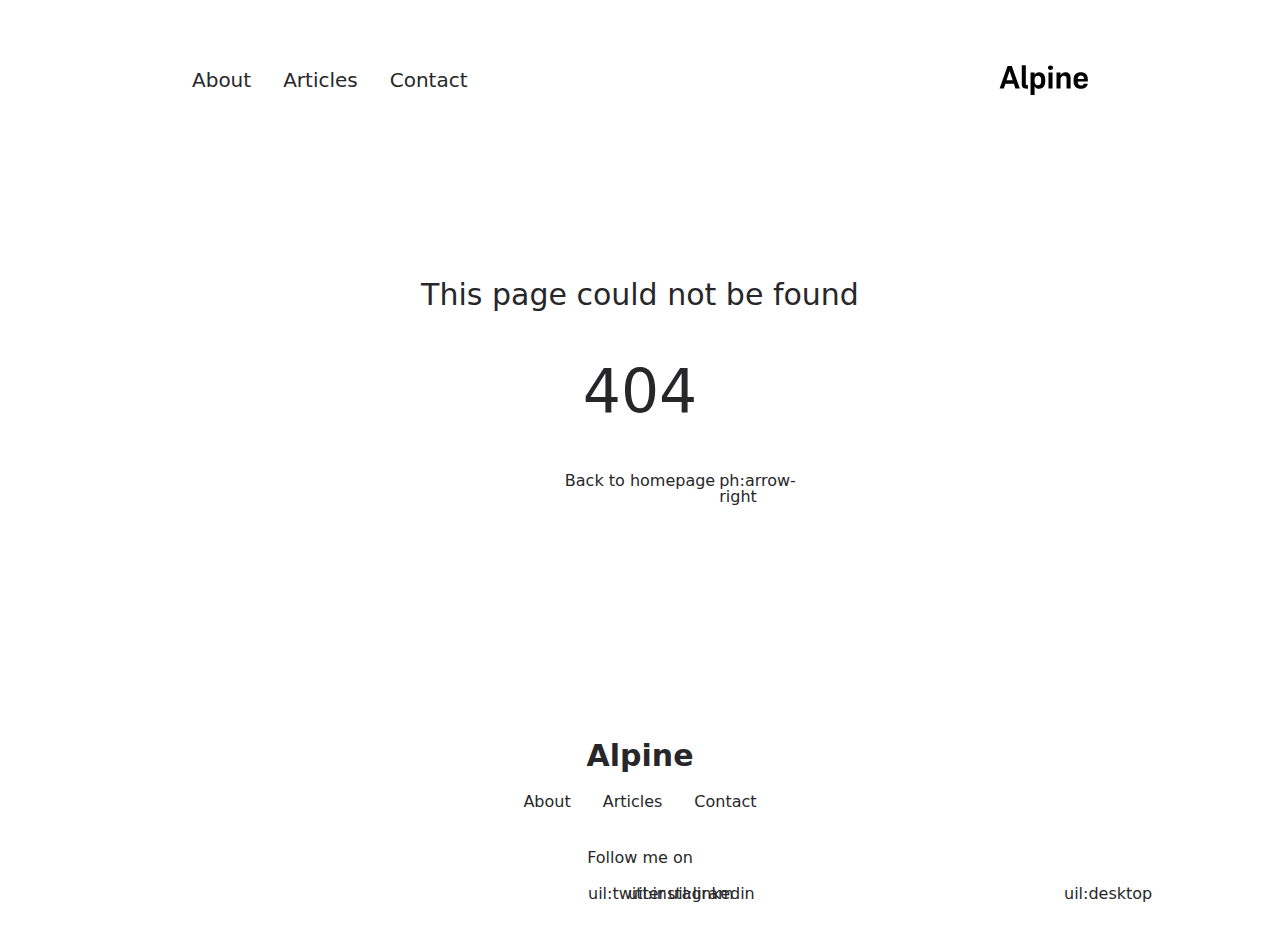
<file: 200.html>
<!DOCTYPE html><html  lang="en"><head><meta charset="utf-8">
<meta name="viewport" content="width=device-width, initial-scale=1">
<link rel="stylesheet" href="/_nuxt/entry.btSI2xZ-.css">
<link rel="modulepreload" as="script" crossorigin href="/_nuxt/CaSr8pv_.js">
<link rel="prefetch" as="style" href="/_nuxt/article.DkPChugH.css">
<link rel="prefetch" as="style" href="/_nuxt/ProseA.D4RtImXF.css">
<link rel="prefetch" as="script" crossorigin href="/_nuxt/D5vXvOJ2.js">
<link rel="prefetch" as="script" crossorigin href="/_nuxt/C4G6Kp-X.js">
<link rel="prefetch" as="script" crossorigin href="/_nuxt/BcWussCh.js">
<link rel="prefetch" as="script" crossorigin href="/_nuxt/DdPd2AnB.js">
<link rel="prefetch" as="script" crossorigin href="/_nuxt/BzYoSW-y.js">
<link rel="prefetch" as="script" crossorigin href="/_nuxt/D6e4u5yP.js">
<link rel="prefetch" as="style" href="/_nuxt/useStudio.DzA-IoZ4.css">
<link rel="prefetch" as="script" crossorigin href="/_nuxt/ozgSlERi.js">
<link rel="prefetch" as="style" href="/_nuxt/error-404.Bwq3Qtp8.css">
<link rel="prefetch" as="script" crossorigin href="/_nuxt/DghTHxc0.js">
<link rel="prefetch" as="style" href="/_nuxt/error-500.C69HPPxN.css">
<link rel="prefetch" as="script" crossorigin href="/_nuxt/BrUiD3S2.js">
<script type="module" src="/_nuxt/CaSr8pv_.js" crossorigin></script><style id="pinceau-runtime-hydratable">undefined</style><style id="pinceau-theme">@media { :root {--pinceau-mq: initial; --alpine-readableLine: 68ch;--alpine-backdrop-backgroundColor: #f4f4f5b3;--prose-code-inline-padding: 0.2rem 0.375rem 0.2rem 0.375rem;--prose-code-block-backdropFilter: contrast(1);--prose-code-block-border-style: solid;--prose-code-block-border-width: 1px;--prose-tbody-tr-borderBottom-style: dashed;--prose-tbody-tr-borderBottom-width: 1px;--prose-th-textAlign: inherit;--prose-thead-borderBottom-style: solid;--prose-thead-borderBottom-width: 1px;--prose-thead-border-style: solid;--prose-thead-border-width: 0px;--prose-table-textAlign: start;--prose-hr-width: 1px;--prose-hr-style: solid;--prose-li-listStylePosition: outside;--prose-ol-li-markerColor: currentColor;--prose-ol-paddingInlineStart: 21px;--prose-ol-listStyleType: decimal;--prose-ul-li-markerColor: currentColor;--prose-ul-paddingInlineStart: 21px;--prose-ul-listStyleType: disc;--prose-blockquote-border-style: solid;--prose-blockquote-border-width: 4px;--prose-blockquote-quotes: '201C' '201D' '2018' '2019';--prose-blockquote-paddingInlineStart: 24px;--prose-a-code-color-hover: currentColor;--prose-a-code-color-static: currentColor;--prose-a-hasCode-borderBottom: none;--prose-a-border-distance: 2px;--prose-a-border-color-hover: currentColor;--prose-a-border-color-static: currentColor;--prose-a-border-style-hover: solid;--prose-a-border-style-static: dashed;--prose-a-border-width: 1px;--prose-a-color-static: inherit;--prose-a-textDecoration: none;--prose-h6-margin: 3rem 0 2rem;--prose-h5-margin: 3rem 0 2rem;--prose-h4-margin: 3rem 0 2rem;--prose-h3-margin: 3rem 0 2rem;--prose-h2-margin: 3rem 0 2rem;--prose-h1-margin: 0 0 2rem;--prose-p-fontSize: 18px;--typography-lead-loose: 2;--typography-lead-relaxed: 1.625;--typography-lead-normal: 1.5;--typography-lead-snug: 1.375;--typography-lead-tight: 1.25;--typography-lead-none: 1;--typography-lead-10: 2.5rem;--typography-lead-9: 2.25rem;--typography-lead-8: 2rem;--typography-lead-7: 1.75rem;--typography-lead-6: 1.5rem;--typography-lead-5: 1.25rem;--typography-lead-4: 1rem;--typography-lead-3: .75rem;--typography-lead-2: .5rem;--typography-lead-1: .025rem;--typography-fontWeight-black: 900;--typography-fontWeight-extrabold: 800;--typography-fontWeight-bold: 700;--typography-fontWeight-semibold: 600;--typography-fontWeight-medium: 500;--typography-fontWeight-normal: 400;--typography-fontWeight-light: 300;--typography-fontWeight-extralight: 200;--typography-fontWeight-thin: 100;--typography-fontSize-9xl: 128px;--typography-fontSize-8xl: 96px;--typography-fontSize-7xl: 72px;--typography-fontSize-6xl: 60px;--typography-fontSize-5xl: 48px;--typography-fontSize-4xl: 36px;--typography-fontSize-3xl: 30px;--typography-fontSize-2xl: 24px;--typography-fontSize-xl: 20px;--typography-fontSize-lg: 18px;--typography-fontSize-base: 16px;--typography-fontSize-sm: 14px;--typography-fontSize-xs: 12px;--typography-letterSpacing-wide: 0.025em;--typography-letterSpacing-tight: -0.025em;--typography-verticalMargin-base: 24px;--typography-verticalMargin-sm: 16px;--elements-border-secondary-hover: [object Object];--elements-backdrop-background: #fffc;--elements-backdrop-filter: saturate(200%) blur(20px);--elements-container-maxWidth: 64rem;--lead-loose: 2;--lead-relaxed: 1.625;--lead-normal: 1.5;--lead-snug: 1.375;--lead-tight: 1.25;--lead-none: 1;--lead-10: 2.5rem;--lead-9: 2.25rem;--lead-8: 2rem;--lead-7: 1.75rem;--lead-6: 1.5rem;--lead-5: 1.25rem;--lead-4: 1rem;--lead-3: .75rem;--lead-2: .5rem;--lead-1: .025rem;--letterSpacing-widest: 0.1em;--letterSpacing-wider: 0.05em;--letterSpacing-wide: 0.025em;--letterSpacing-normal: 0em;--letterSpacing-tight: -0.025em;--letterSpacing-tighter: -0.05em;--fontSize-9xl: 8rem;--fontSize-8xl: 6rem;--fontSize-7xl: 4.5rem;--fontSize-6xl: 3.75rem;--fontSize-5xl: 3rem;--fontSize-4xl: 2.25rem;--fontSize-3xl: 1.875rem;--fontSize-2xl: 1.5rem;--fontSize-xl: 1.25rem;--fontSize-lg: 1.125rem;--fontSize-base: 1rem;--fontSize-sm: 0.875rem;--fontSize-xs: 0.75rem;--fontWeight-black: 900;--fontWeight-extrabold: 800;--fontWeight-bold: 700;--fontWeight-semibold: 600;--fontWeight-medium: 500;--fontWeight-normal: 400;--fontWeight-light: 300;--fontWeight-extralight: 200;--fontWeight-thin: 100;--font-mono: ui-monospace, SFMono-Regular, Menlo, Monaco, Consolas, Liberation Mono, Courier New, monospace;--font-serif: ui-serif, Georgia, Cambria, Times New Roman, Times, serif;--font-sans: ui-sans-serif, system-ui, -apple-system, BlinkMacSystemFont, Segoe UI, Roboto, Helvetica Neue, Arial, Noto Sans, sans-serif, Apple Color Emoji, Segoe UI Emoji, Segoe UI Symbol, Noto Color Emoji;--opacity-total: 1;--opacity-high: 0.8;--opacity-medium: 0.5;--opacity-soft: 0.3;--opacity-light: 0.15;--opacity-bright: 0.1;--opacity-noOpacity: 0;--borderWidth-lg: 3px;--borderWidth-md: 2px;--borderWidth-sm: 1px;--borderWidth-noBorder: 0;--space-rem-875: 0.875rem;--space-rem-625: 0.625rem;--space-rem-375: 0.375rem;--space-rem-125: 0.125rem;--space-px: 1px;--space-128: 32rem;--space-96: 24rem;--space-80: 20rem;--space-72: 18rem;--space-64: 16rem;--space-60: 15rem;--space-56: 14rem;--space-52: 13rem;--space-48: 12rem;--space-44: 11rem;--space-40: 10rem;--space-36: 9rem;--space-32: 8rem;--space-28: 7rem;--space-24: 6rem;--space-20: 5rem;--space-16: 4rem;--space-14: 3.5rem;--space-12: 3rem;--space-11: 2.75rem;--space-10: 2.5rem;--space-9: 2.25rem;--space-8: 2rem;--space-7: 1.75rem;--space-6: 1.5rem;--space-5: 1.25rem;--space-4: 1rem;--space-3: 0.75rem;--space-2: 0.5rem;--space-1: 0.25rem;--space-0: 0px;--size-full: 100%;--size-7xl: 80rem;--size-6xl: 72rem;--size-5xl: 64rem;--size-4xl: 56rem;--size-3xl: 48rem;--size-2xl: 42rem;--size-xl: 36rem;--size-lg: 32rem;--size-md: 28rem;--size-sm: 24rem;--size-xs: 20rem;--size-200: 200px;--size-104: 104px;--size-80: 80px;--size-64: 64px;--size-56: 56px;--size-48: 48px;--size-40: 40px;--size-32: 32px;--size-24: 24px;--size-20: 20px;--size-16: 16px;--size-12: 12px;--size-8: 8px;--size-6: 6px;--size-4: 4px;--size-2: 2px;--size-0: 0px;--radii-full: 9999px;--radii-3xl: 1.75rem;--radii-2xl: 1.5rem;--radii-xl: 1rem;--radii-lg: 0.75rem;--radii-md: 0.5rem;--radii-sm: 0.375rem;--radii-xs: 0.25rem;--radii-2xs: 0.125rem;--radii-none: 0px;--shadow-none: 0px 0px 0px 0px transparent;--shadow-lg: 0px 10px 15px -3px #000000, 0px 4px 6px -4px #000000;--shadow-md: 0px 4px 6px -1px #000000, 0px 2px 4px -2px #000000;--shadow-sm: 0px 1px 3px 0px #000000, 0px 1px 2px -1px #000000;--shadow-xs: 0px 1px 2px 0px #000000;--height-screen: 100vh;--width-screen: 100vw;--color-primary-900: #002e38;--color-primary-800: #005c70;--color-primary-700: #008aa9;--color-primary-600: #00b9e1;--color-primary-500: #1ad6ff;--color-primary-400: #40ddff;--color-primary-300: #66e4ff;--color-primary-200: #8deaff;--color-primary-100: #b3f1ff;--color-primary-50: #d9f8ff;--color-ruby-900: #380011;--color-ruby-800: #700021;--color-ruby-700: #a90032;--color-ruby-600: #e10043;--color-ruby-500: #ff1a5e;--color-ruby-400: #ff4079;--color-ruby-300: #ff6694;--color-ruby-200: #ff8dae;--color-ruby-100: #ffb3c9;--color-ruby-50: #ffd9e4;--color-pink-900: #380025;--color-pink-800: #70004b;--color-pink-700: #a90070;--color-pink-600: #e10095;--color-pink-500: #ff1ab2;--color-pink-400: #ff40bf;--color-pink-300: #ff66cc;--color-pink-200: #ff8dd8;--color-pink-100: #ffb3e5;--color-pink-50: #ffd9f2;--color-purple-900: #190038;--color-purple-800: #330070;--color-purple-700: #4c00a9;--color-purple-600: #6500e1;--color-purple-500: #811aff;--color-purple-400: #9640ff;--color-purple-300: #ab66ff;--color-purple-200: #c08dff;--color-purple-100: #d5b3ff;--color-purple-50: #ead9ff;--color-royalblue-900: #0b0531;--color-royalblue-800: #160a62;--color-royalblue-700: #211093;--color-royalblue-600: #2c15c4;--color-royalblue-500: #4127e8;--color-royalblue-400: #614bec;--color-royalblue-300: #806ff0;--color-royalblue-200: #a093f3;--color-royalblue-100: #c0b7f7;--color-royalblue-50: #dfdbfb;--color-indigoblue-900: #001238;--color-indigoblue-800: #002370;--color-indigoblue-700: #0035a9;--color-indigoblue-600: #0047e1;--color-indigoblue-500: #1a62ff;--color-indigoblue-400: #407cff;--color-indigoblue-300: #6696ff;--color-indigoblue-200: #8db0ff;--color-indigoblue-100: #b3cbff;--color-indigoblue-50: #d9e5ff;--color-blue-900: #002438;--color-blue-800: #004870;--color-blue-700: #006ca9;--color-blue-600: #0090e1;--color-blue-500: #1aadff;--color-blue-400: #40bbff;--color-blue-300: #66c8ff;--color-blue-200: #8dd6ff;--color-blue-100: #b3e4ff;--color-blue-50: #d9f1ff;--color-lightblue-900: #002e38;--color-lightblue-800: #005c70;--color-lightblue-700: #008aa9;--color-lightblue-600: #00b9e1;--color-lightblue-500: #1ad6ff;--color-lightblue-400: #40ddff;--color-lightblue-300: #66e4ff;--color-lightblue-200: #8deaff;--color-lightblue-100: #b3f1ff;--color-lightblue-50: #d9f8ff;--color-teal-900: #062a28;--color-teal-800: #0b544f;--color-teal-700: #117d77;--color-teal-600: #16a79e;--color-teal-500: #1cd1c6;--color-teal-400: #36e4da;--color-teal-300: #5fe9e1;--color-teal-200: #87efe9;--color-teal-100: #aff4f0;--color-teal-50: #d7faf8;--color-pear-900: #2a2b09;--color-pear-800: #545512;--color-pear-700: #7e801b;--color-pear-600: #a8aa24;--color-pear-500: #d0d32f;--color-pear-400: #d8da52;--color-pear-300: #e0e274;--color-pear-200: #e8e997;--color-pear-100: #eff0ba;--color-pear-50: #f7f8dc;--color-red-900: #380300;--color-red-800: #700700;--color-red-700: #a90a00;--color-red-600: #e10e00;--color-red-500: #ff281a;--color-red-400: #ff4c40;--color-red-300: #ff7066;--color-red-200: #ff948d;--color-red-100: #ffb7b3;--color-red-50: #ffdbd9;--color-orange-900: #381800;--color-orange-800: #702f00;--color-orange-700: #a94700;--color-orange-600: #e15e00;--color-orange-500: #ff7a1a;--color-orange-400: #ff9040;--color-orange-300: #ffa666;--color-orange-200: #ffbd8d;--color-orange-100: #ffd3b3;--color-orange-50: #ffe9d9;--color-yellow-900: #362b03;--color-yellow-800: #6d5605;--color-yellow-700: #a38108;--color-yellow-600: #daac0a;--color-yellow-500: #f5c828;--color-yellow-400: #f7d14c;--color-yellow-300: #f8da70;--color-yellow-200: #fae393;--color-yellow-100: #fcedb7;--color-yellow-50: #fdf6db;--color-green-900: #003f25;--color-green-800: #005e38;--color-green-700: #007e4a;--color-green-600: #009d5d;--color-green-500: #00bd6f;--color-green-400: #00dc82;--color-green-300: #30ffaa;--color-green-200: #83ffcc;--color-green-100: #acffdd;--color-green-50: #d6ffee;--color-gray-900: #18181B;--color-gray-800: #27272A;--color-gray-700: #3f3f46;--color-gray-600: #52525B;--color-gray-500: #71717A;--color-gray-400: #a1a1aa;--color-gray-300: #D4d4d8;--color-gray-200: #e4e4e7;--color-gray-100: #f4f4f5;--color-gray-50: #fafafa;--color-black: #0c0c0d;--color-white: #FFFFFF;--media-portrait: only screen and (orientation: portrait);--media-landscape: only screen and (orientation: landscape);--media-rm: (prefers-reduced-motion: reduce);--media-2xl: (min-width: 1536px);--media-xl: (min-width: 1280px);--media-lg: (min-width: 1024px);--media-md: (min-width: 768px);--media-sm: (min-width: 640px);--media-xs: (min-width: 475px);--alpine-body-color: var(--color-gray-800);--alpine-body-backgroundColor: var(--color-white);--prose-code-inline-fontWeight: var(--typography-fontWeight-normal);--prose-code-inline-fontSize: var(--typography-fontSize-sm);--prose-code-inline-borderRadius: var(--radii-xs);--prose-code-block-pre-padding: var(--typography-verticalMargin-sm);--prose-code-block-margin: var(--typography-verticalMargin-base) 0;--prose-code-block-fontSize: var(--typography-fontSize-sm);--prose-tbody-code-inline-fontSize: var(--typography-fontSize-sm);--prose-tbody-td-padding: var(--typography-verticalMargin-sm);--prose-th-fontWeight: var(--typography-fontWeight-semibold);--prose-th-padding: 0 var(--typography-verticalMargin-sm) var(--typography-verticalMargin-sm) var(--typography-verticalMargin-sm);--prose-table-lineHeight: var(--typography-lead-6);--prose-table-fontSize: var(--typography-fontSize-sm);--prose-table-margin: var(--typography-verticalMargin-base) 0;--prose-hr-margin: var(--typography-verticalMargin-base) 0;--prose-li-margin: var(--typography-verticalMargin-sm) 0;--prose-ol-margin: var(--typography-verticalMargin-base) 0;--prose-ul-margin: var(--typography-verticalMargin-base) 0;--prose-blockquote-margin: var(--typography-verticalMargin-base) 0;--prose-a-code-border-style: var(--prose-a-border-style-static);--prose-a-code-border-width: var(--prose-a-border-width);--prose-a-fontWeight: var(--typography-fontWeight-medium);--prose-img-margin: var(--typography-verticalMargin-base) 0;--prose-strong-fontWeight: var(--typography-fontWeight-semibold);--prose-h6-iconSize: var(--typography-fontSize-base);--prose-h6-fontWeight: var(--typography-fontWeight-semibold);--prose-h6-lineHeight: var(--typography-lead-normal);--prose-h6-fontSize: var(--typography-fontSize-lg);--prose-h5-iconSize: var(--typography-fontSize-lg);--prose-h5-fontWeight: var(--typography-fontWeight-semibold);--prose-h5-lineHeight: var(--typography-lead-snug);--prose-h5-fontSize: var(--typography-fontSize-xl);--prose-h4-iconSize: var(--typography-fontSize-lg);--prose-h4-letterSpacing: var(--typography-letterSpacing-tight);--prose-h4-fontWeight: var(--typography-fontWeight-semibold);--prose-h4-lineHeight: var(--typography-lead-snug);--prose-h4-fontSize: var(--typography-fontSize-2xl);--prose-h3-iconSize: var(--typography-fontSize-xl);--prose-h3-letterSpacing: var(--typography-letterSpacing-tight);--prose-h3-fontWeight: var(--typography-fontWeight-semibold);--prose-h3-lineHeight: var(--typography-lead-snug);--prose-h3-fontSize: var(--typography-fontSize-3xl);--prose-h2-iconSize: var(--typography-fontSize-2xl);--prose-h2-letterSpacing: var(--typography-letterSpacing-tight);--prose-h2-fontWeight: var(--typography-fontWeight-semibold);--prose-h2-lineHeight: var(--typography-lead-tight);--prose-h2-fontSize: var(--typography-fontSize-4xl);--prose-h1-iconSize: var(--typography-fontSize-3xl);--prose-h1-letterSpacing: var(--typography-letterSpacing-tight);--prose-h1-fontWeight: var(--typography-fontWeight-bold);--prose-h1-lineHeight: var(--typography-lead-tight);--prose-h1-fontSize: var(--typography-fontSize-5xl);--prose-p-br-margin: var(--typography-verticalMargin-base) 0 0 0;--prose-p-margin: var(--typography-verticalMargin-base) 0;--prose-p-lineHeight: var(--typography-lead-normal);--typography-color-primary-900: var(--color-primary-900);--typography-color-primary-800: var(--color-primary-800);--typography-color-primary-700: var(--color-primary-700);--typography-color-primary-600: var(--color-primary-600);--typography-color-primary-500: var(--color-primary-500);--typography-color-primary-400: var(--color-primary-400);--typography-color-primary-300: var(--color-primary-300);--typography-color-primary-200: var(--color-primary-200);--typography-color-primary-100: var(--color-primary-100);--typography-color-primary-50: var(--color-primary-50);--typography-font-code: var(--font-mono);--typography-font-body: var(--font-sans);--typography-font-display: var(--font-sans);--typography-body-backgroundColor: var(--color-white);--typography-body-color: var(--color-black);--elements-state-danger-borderColor-secondary: var(--color-red-200);--elements-state-danger-borderColor-primary: var(--color-red-100);--elements-state-danger-backgroundColor-secondary: var(--color-red-100);--elements-state-danger-backgroundColor-primary: var(--color-red-50);--elements-state-danger-color-secondary: var(--color-red-600);--elements-state-danger-color-primary: var(--color-red-500);--elements-state-warning-borderColor-secondary: var(--color-yellow-200);--elements-state-warning-borderColor-primary: var(--color-yellow-100);--elements-state-warning-backgroundColor-secondary: var(--color-yellow-100);--elements-state-warning-backgroundColor-primary: var(--color-yellow-50);--elements-state-warning-color-secondary: var(--color-yellow-700);--elements-state-warning-color-primary: var(--color-yellow-600);--elements-state-success-borderColor-secondary: var(--color-green-200);--elements-state-success-borderColor-primary: var(--color-green-100);--elements-state-success-backgroundColor-secondary: var(--color-green-100);--elements-state-success-backgroundColor-primary: var(--color-green-50);--elements-state-success-color-secondary: var(--color-green-600);--elements-state-success-color-primary: var(--color-green-500);--elements-state-info-borderColor-secondary: var(--color-blue-200);--elements-state-info-borderColor-primary: var(--color-blue-100);--elements-state-info-backgroundColor-secondary: var(--color-blue-100);--elements-state-info-backgroundColor-primary: var(--color-blue-50);--elements-state-info-color-secondary: var(--color-blue-600);--elements-state-info-color-primary: var(--color-blue-500);--elements-state-primary-borderColor-secondary: var(--color-primary-200);--elements-state-primary-borderColor-primary: var(--color-primary-100);--elements-state-primary-backgroundColor-secondary: var(--color-primary-100);--elements-state-primary-backgroundColor-primary: var(--color-primary-50);--elements-state-primary-color-secondary: var(--color-primary-700);--elements-state-primary-color-primary: var(--color-primary-600);--elements-surface-secondary-backgroundColor: var(--color-gray-200);--elements-surface-primary-backgroundColor: var(--color-gray-100);--elements-surface-background-base: var(--color-gray-100);--elements-border-secondary-static: var(--color-gray-200);--elements-border-primary-hover: var(--color-gray-200);--elements-border-primary-static: var(--color-gray-100);--elements-container-padding-md: var(--space-16);--elements-container-padding-sm: var(--space-12);--elements-container-padding-xs: var(--space-8);--elements-container-padding-mobile: var(--space-6);--elements-text-secondary-color-hover: var(--color-gray-700);--elements-text-secondary-color-static: var(--color-gray-500);--elements-text-primary-color-static: var(--color-gray-900);--text-6xl-lineHeight: var(--lead-none);--text-6xl-fontSize: var(--fontSize-6xl);--text-5xl-lineHeight: var(--lead-none);--text-5xl-fontSize: var(--fontSize-5xl);--text-4xl-lineHeight: var(--lead-10);--text-4xl-fontSize: var(--fontSize-4xl);--text-3xl-lineHeight: var(--lead-9);--text-3xl-fontSize: var(--fontSize-3xl);--text-2xl-lineHeight: var(--lead-8);--text-2xl-fontSize: var(--fontSize-2xl);--text-xl-lineHeight: var(--lead-7);--text-xl-fontSize: var(--fontSize-xl);--text-lg-lineHeight: var(--lead-7);--text-lg-fontSize: var(--fontSize-lg);--text-base-lineHeight: var(--lead-6);--text-base-fontSize: var(--fontSize-base);--text-sm-lineHeight: var(--lead-5);--text-sm-fontSize: var(--fontSize-sm);--text-xs-lineHeight: var(--lead-4);--text-xs-fontSize: var(--fontSize-xs);--shadow-2xl: 0px 25px 50px -12px var(--color-gray-900);--shadow-xl: 0px 20px 25px -5px var(--color-gray-400), 0px 8px 10px -6px #000000;--color-secondary-900: var(--color-gray-900);--color-secondary-800: var(--color-gray-800);--color-secondary-700: var(--color-gray-700);--color-secondary-600: var(--color-gray-600);--color-secondary-500: var(--color-gray-500);--color-secondary-400: var(--color-gray-400);--color-secondary-300: var(--color-gray-300);--color-secondary-200: var(--color-gray-200);--color-secondary-100: var(--color-gray-100);--color-secondary-50: var(--color-gray-50);--prose-a-code-background-hover: var(--typography-color-primary-50);--prose-a-code-border-color-hover: var(--typography-color-primary-500);--prose-a-color-hover: var(--typography-color-primary-500);--typography-color-secondary-900: var(--color-secondary-900);--typography-color-secondary-800: var(--color-secondary-800);--typography-color-secondary-700: var(--color-secondary-700);--typography-color-secondary-600: var(--color-secondary-600);--typography-color-secondary-500: var(--color-secondary-500);--typography-color-secondary-400: var(--color-secondary-400);--typography-color-secondary-300: var(--color-secondary-300);--typography-color-secondary-200: var(--color-secondary-200);--typography-color-secondary-100: var(--color-secondary-100);--typography-color-secondary-50: var(--color-secondary-50);--prose-code-inline-backgroundColor: var(--typography-color-secondary-100);--prose-code-inline-color: var(--typography-color-secondary-700);--prose-code-block-backgroundColor: var(--typography-color-secondary-100);--prose-code-block-color: var(--typography-color-secondary-700);--prose-code-block-border-color: var(--typography-color-secondary-200);--prose-tbody-tr-borderBottom-color: var(--typography-color-secondary-200);--prose-th-color: var(--typography-color-secondary-600);--prose-thead-borderBottom-color: var(--typography-color-secondary-200);--prose-thead-border-color: var(--typography-color-secondary-300);--prose-hr-color: var(--typography-color-secondary-200);--prose-blockquote-border-color: var(--typography-color-secondary-200);--prose-blockquote-color: var(--typography-color-secondary-500);--prose-a-code-border-color-static: var(--typography-color-secondary-400); } }@media { :root.dark {--pinceau-mq: dark; --alpine-backdrop-backgroundColor: #18181bb3;--prose-code-block-backdropFilter: contrast(1);--prose-ol-li-markerColor: currentColor;--prose-ul-li-markerColor: currentColor;--prose-a-code-color-hover: currentColor;--prose-a-code-color-static: currentColor;--prose-a-border-color-hover: currentColor;--prose-a-border-color-static: currentColor;--prose-a-color-static: inherit;--elements-backdrop-background: #0c0d0ccc;--alpine-body-color: var(--color-gray-200);--alpine-body-backgroundColor: var(--color-black);--typography-body-backgroundColor: var(--color-black);--typography-body-color: var(--color-white);--elements-state-danger-borderColor-secondary: var(--color-red-700);--elements-state-danger-borderColor-primary: var(--color-red-800);--elements-state-danger-backgroundColor-secondary: var(--color-red-800);--elements-state-danger-backgroundColor-primary: var(--color-red-900);--elements-state-danger-color-secondary: var(--color-red-200);--elements-state-danger-color-primary: var(--color-red-300);--elements-state-warning-borderColor-secondary: var(--color-yellow-700);--elements-state-warning-borderColor-primary: var(--color-yellow-800);--elements-state-warning-backgroundColor-secondary: var(--color-yellow-800);--elements-state-warning-backgroundColor-primary: var(--color-yellow-900);--elements-state-warning-color-secondary: var(--color-yellow-200);--elements-state-warning-color-primary: var(--color-yellow-400);--elements-state-success-borderColor-secondary: var(--color-green-700);--elements-state-success-borderColor-primary: var(--color-green-800);--elements-state-success-backgroundColor-secondary: var(--color-green-800);--elements-state-success-backgroundColor-primary: var(--color-green-900);--elements-state-success-color-secondary: var(--color-green-200);--elements-state-success-color-primary: var(--color-green-400);--elements-state-info-borderColor-secondary: var(--color-blue-700);--elements-state-info-borderColor-primary: var(--color-blue-800);--elements-state-info-backgroundColor-secondary: var(--color-blue-800);--elements-state-info-backgroundColor-primary: var(--color-blue-900);--elements-state-info-color-secondary: var(--color-blue-200);--elements-state-info-color-primary: var(--color-blue-400);--elements-state-primary-borderColor-secondary: var(--color-primary-700);--elements-state-primary-borderColor-primary: var(--color-primary-800);--elements-state-primary-backgroundColor-secondary: var(--color-primary-800);--elements-state-primary-backgroundColor-primary: var(--color-primary-900);--elements-state-primary-color-secondary: var(--color-primary-200);--elements-state-primary-color-primary: var(--color-primary-400);--elements-surface-secondary-backgroundColor: var(--color-gray-800);--elements-surface-primary-backgroundColor: var(--color-gray-900);--elements-surface-background-base: var(--color-gray-900);--elements-border-secondary-static: var(--color-gray-800);--elements-border-primary-hover: var(--color-gray-800);--elements-border-primary-static: var(--color-gray-900);--elements-text-secondary-color-hover: var(--color-gray-200);--elements-text-secondary-color-static: var(--color-gray-400);--elements-text-primary-color-static: var(--color-gray-50);--prose-a-code-background-hover: var(--typography-color-primary-900);--prose-a-code-border-color-hover: var(--typography-color-primary-600);--prose-a-color-hover: var(--typography-color-primary-400);--prose-code-inline-backgroundColor: var(--typography-color-secondary-800);--prose-code-inline-color: var(--typography-color-secondary-200);--prose-code-block-backgroundColor: var(--typography-color-secondary-900);--prose-code-block-color: var(--typography-color-secondary-200);--prose-code-block-border-color: var(--typography-color-secondary-800);--prose-tbody-tr-borderBottom-color: var(--typography-color-secondary-800);--prose-th-color: var(--typography-color-secondary-400);--prose-thead-borderBottom-color: var(--typography-color-secondary-800);--prose-thead-border-color: var(--typography-color-secondary-600);--prose-hr-color: var(--typography-color-secondary-800);--prose-blockquote-border-color: var(--typography-color-secondary-700);--prose-blockquote-color: var(--typography-color-secondary-400);--prose-a-code-border-color-static: var(--typography-color-secondary-600); } }</style><script>"use strict";(()=>{const a=window,e=document.documentElement,c=window.localStorage,d=["dark","light"],n=c&&c.getItem&&c.getItem("nuxt-color-mode")||"system";let l=n==="system"?f():n;const i=e.getAttribute("data-color-mode-forced");i&&(l=i),r(l),a["__NUXT_COLOR_MODE__"]={preference:n,value:l,getColorScheme:f,addColorScheme:r,removeColorScheme:u};function r(o){const t=""+o+"",s="";e.classList?e.classList.add(t):e.className+=" "+t,s&&e.setAttribute("data-"+s,o)}function u(o){const t=""+o+"",s="";e.classList?e.classList.remove(t):e.className=e.className.replace(new RegExp(t,"g"),""),s&&e.removeAttribute("data-"+s)}function m(o){return a.matchMedia("(prefers-color-scheme"+o+")")}function f(){if(a.matchMedia&&m("").media!=="not all"){for(const o of d)if(m(":"+o).matches)return o}return"light"}})();
</script></head><body><div id="__nuxt"></div><div id="teleports"></div><script type="application/json" id="__NUXT_DATA__" data-ssr="false">[{"_errors":1,"serverRendered":2,"data":3,"state":4,"once":5},{},false,{},{},["Set"]]</script>
<script>window.__NUXT__={};window.__NUXT__.config={public:{FORMSPREE_URL:"",plausible:{hashMode:false,trackLocalhost:false,domain:"",apiHost:"https://plausible.io",autoPageviews:true,autoOutboundTracking:false},studio:{apiURL:"https://api.nuxt.studio",iframeMessagingAllowedOrigins:""},mdc:{components:{prose:true,map:{p:"prose-p",a:"prose-a",blockquote:"prose-blockquote","code-inline":"prose-code-inline",code:"ProseCodeInline",em:"prose-em",h1:"prose-h1",h2:"prose-h2",h3:"prose-h3",h4:"prose-h4",h5:"prose-h5",h6:"prose-h6",hr:"prose-hr",img:"prose-img",ul:"prose-ul",ol:"prose-ol",li:"prose-li",strong:"prose-strong",table:"prose-table",thead:"prose-thead",tbody:"prose-tbody",td:"prose-td",th:"prose-th",tr:"prose-tr"}},headings:{anchorLinks:{h1:false,h2:true,h3:true,h4:true,h5:false,h6:false}}},content:{locales:[],defaultLocale:"",integrity:1712746177455,experimental:{stripQueryParameters:false,advanceQuery:false,clientDB:false},respectPathCase:false,api:{baseURL:"/api/_content"},navigation:{fields:["navTitle","layout"]},tags:{p:"prose-p",a:"prose-a",blockquote:"prose-blockquote","code-inline":"prose-code-inline",code:"ProseCodeInline",em:"prose-em",h1:"prose-h1",h2:"prose-h2",h3:"prose-h3",h4:"prose-h4",h5:"prose-h5",h6:"prose-h6",hr:"prose-hr",img:"prose-img",ul:"prose-ul",ol:"prose-ol",li:"prose-li",strong:"prose-strong",table:"prose-table",thead:"prose-thead",tbody:"prose-tbody",td:"prose-td",th:"prose-th",tr:"prose-tr"},highlight:{theme:{default:"github-light",dark:"github-dark"},preload:["json","js","ts","html","css","vue","diff","shell","markdown","yaml","bash","ini","c","cpp"],highlighter:"shiki",langs:["js","jsx","json","ts","tsx","vue","css","html","vue","bash","md","mdc","yaml","json","js","ts","html","css","vue","diff","shell","markdown","yaml","bash","ini","c","cpp"]},wsUrl:"",documentDriven:{page:true,navigation:true,surround:true,globals:{},layoutFallbacks:["theme"],injectPage:true},host:"",trailingSlash:false,search:"",contentHead:true,anchorLinks:{depth:4,exclude:[1]}}},app:{baseURL:"/",buildAssetsDir:"/_nuxt/",cdnURL:""}}</script></body></html>
</file>
<file: _nuxt/entry.btSI2xZ-.css>
body{background-color:var(--alpine-body-backgroundColor);color:var(--alpine-body-color)}.light-img{display:block}.dark-img{display:none}@media (prefers-color-scheme:dark){html:not(.light) .dark-img{display:block}html:not(.light) .light-img{display:none}}html.dark .dark-img{display:block}html.dark .light-img{display:none}html{-webkit-font-smoothing:antialiased;-moz-osx-font-smoothing:grayscale}.sr-only{height:1px!important;margin:-1px!important;overflow:hidden!important;padding:0!important;position:absolute!important;width:1px!important;clip:rect(0,0,0,0)!important;border:0!important;white-space:nowrap!important}*,:after,:before{border:0 solid #e5e7eb;box-sizing:border-box}html{line-height:1.5;-webkit-text-size-adjust:100%;font-family:ui-sans-serif,system-ui,-apple-system,BlinkMacSystemFont,Segoe UI,Roboto,Helvetica Neue,Arial,Noto Sans,sans-serif,Apple Color Emoji,Segoe UI Emoji,Segoe UI Symbol,Noto Color Emoji;-moz-tab-size:4;-o-tab-size:4;tab-size:4}body{line-height:inherit;margin:0}hr{border-top-width:1px;color:inherit;height:0}abbr:where([title]){-webkit-text-decoration:underline dotted;text-decoration:underline dotted}h1,h2,h3,h4,h5,h6{font-size:inherit;font-weight:inherit}a{color:inherit;text-decoration:inherit}b,strong{font-weight:bolder}code,kbd,pre,samp{font-family:ui-monospace,SFMono-Regular,Menlo,Monaco,Consolas,Liberation Mono,Courier New,monospace;font-size:1em}small{font-size:80%}sub,sup{font-size:75%;line-height:0;position:relative;vertical-align:baseline}sub{bottom:-.25em}sup{top:-.5em}table{border-collapse:collapse;border-color:inherit;text-indent:0}button,input,optgroup,select,textarea{color:inherit;font-family:inherit;font-size:100%;font-weight:inherit;line-height:inherit;margin:0;padding:0}button,select{text-transform:none}[type=button],[type=reset],[type=submit],button{-webkit-appearance:button;background-color:transparent;background-image:none}:-moz-focusring{outline:auto}:-moz-ui-invalid{box-shadow:none}progress{vertical-align:baseline}::-webkit-inner-spin-button,::-webkit-outer-spin-button{height:auto}[type=search]{-webkit-appearance:textfield;outline-offset:-2px}::-webkit-search-decoration{-webkit-appearance:none}::-webkit-file-upload-button{-webkit-appearance:button;font:inherit}summary{display:list-item}blockquote,dd,dl,figure,h1,h2,h3,h4,h5,h6,hr,p,pre{margin:0}fieldset{margin:0}fieldset,legend{padding:0}menu,ol,ul{list-style:none;margin:0;padding:0}textarea{resize:vertical}input::-moz-placeholder,textarea::-moz-placeholder{color:#9ca3af;opacity:1}input::placeholder,textarea::placeholder{color:#9ca3af;opacity:1}[role=button],button{cursor:pointer}:disabled{cursor:default}audio,canvas,embed,iframe,img,object,svg,video{display:block;vertical-align:middle}img,video{height:auto;max-width:100%}[hidden]{display:none}.nuxt-progress{background:repeating-linear-gradient(90deg,#00dc82 0,#34cdfe 50%,#0047e1);left:0;opacity:1;position:fixed;right:0;top:0;transition:width .1s,height .4s,opacity .4s;width:0;z-index:999999}nav ul[data-v-553f153c]{display:flex;flex-direction:column;gap:var(--space-4);justify-content:center;width:100%}@media (min-width:640px){nav ul[data-v-553f153c]{flex-direction:row;gap:var(--space-8)}}nav ul a[data-v-553f153c]{position:relative}nav ul a.router-link-active[data-v-553f153c]{color:var(--color-primary-500)}nav ul a .underline-fx[data-v-553f153c]{background-color:currentColor;bottom:-4px;height:1px;position:absolute;transition:width .2s ease-in-out;width:0}a:hover :is(nav ul a .underline-fx):is(nav ul a .underline-fx[data-v-553f153c]){width:100%}header[data-v-dfd7c317]{--header-padding:var(--space-16);--logo-height:var(--space-8);align-items:center;display:grid;gap:var(--space-4);grid-template-columns:repeat(12,minmax(0,1fr));padding-bottom:var(--header-padding);padding-top:var(--header-padding);position:relative}header .menu[data-v-dfd7c317]{display:flex;position:absolute}header .menu[data-v-dfd7c317] :hover{color:var(--color-primary-500)}.left :is(header .menu):is(header .menu[data-v-dfd7c317]){right:0}@media (min-width:640px){header .menu[data-v-dfd7c317]{display:none}}header .overlay[data-v-dfd7c317]{-webkit-backdrop-filter:blur(20px);backdrop-filter:blur(20px);background-color:var(--alpine-backdrop-backgroundColor);border:1px solid var(--color-gray-200);border-radius:var(--radii-md);font-size:var(--text-lg-fontSize);font-weight:var(--fontWeight-medium);line-height:var(--text-lg-lineHeight);padding:var(--space-6);padding-right:var(--space-24);perspective:2000px;position:absolute;top:calc(var(--header-padding) + var(--logo-height) + var(--space-2));transform-origin:top;transition:all .25s;will-change:opacity,transform}header .overlay[data-v-dfd7c317]:not(.show){opacity:0;transform:translateY(-10px) rotateY(-8deg) rotateX(-20deg)}.left :is(header .overlay:not(.show)):is(header .overlay[data-v-dfd7c317]:not(.show)){transform:translateY(-10px) rotateY(8deg) rotateX(-20deg)}header .overlay[data-v-dfd7c317]:not(.show){pointer-events:none}.left :is(header .overlay):is(header .overlay[data-v-dfd7c317]){padding:var(--space-6);padding-left:var(--space-16);right:0;text-align:right}@media (min-width:640px){header .overlay[data-v-dfd7c317]{display:none}}:root.dark header .overlay[data-v-dfd7c317]{border-color:var(--color-gray-800)}header .logo[data-v-dfd7c317]{display:flex;grid-column:span 12/span 12;height:var(--logo-height)}header .logo a[data-v-dfd7c317]{display:flex}.center :is(header .logo):is(header .logo[data-v-dfd7c317]){grid-column:span 12/span 12;justify-content:center}.right :is(header .logo):is(header .logo[data-v-dfd7c317]){justify-content:flex-end}@media (min-width:640px){header .logo[data-v-dfd7c317]{grid-column:span 4/span 4;grid-column-start:auto}.right :is(header .logo):is(header .logo[data-v-dfd7c317]){order:2}}header .logo .fallback[data-v-dfd7c317]{font-size:var(--text-2xl-fontSize);font-weight:var(--fontWeight-semibold);line-height:var(--text-2xl-lineHeight)}header .main-nav[data-v-dfd7c317]{display:none}@media (min-width:640px){header .main-nav[data-v-dfd7c317]{display:flex;font-size:var(--text-xl-fontSize);font-weight:var(--fontWeight-medium);grid-column:span 8/span 8;line-height:var(--text-xl-lineHeight)}.center :is(header .main-nav):is(header .main-nav[data-v-dfd7c317]){grid-column:span 12/span 12;justify-content:center}.right :is(header .main-nav):is(header .main-nav[data-v-dfd7c317]){justify-content:flex-start}.left :is(header .main-nav):is(header .main-nav[data-v-dfd7c317]){justify-content:flex-end}}.icon[data-v-bcfe47ef]{display:inline-block;vertical-align:middle}a[data-v-3529012b]{--social-icon-size:24px;display:flex;height:24px;height:var(--social-icon-size);width:24px;width:var(--social-icon-size)}a[data-v-3529012b] :hover{color:var(--color-primary-500)}a svg[data-v-3529012b]{height:100%;width:100%}button[data-v-323f7ca0]{display:flex;--color-mode-switcher-size:24px;height:24px;height:var(--color-mode-switcher-size);width:24px;width:var(--color-mode-switcher-size)}button[data-v-323f7ca0] :hover{color:var(--color-primary-500)}button svg[data-v-323f7ca0]{height:100%;width:100%}footer[data-v-2d5209d7]{align-items:center;display:flex;flex-direction:column;margin-top:var(--space-24);padding-bottom:var(--space-8);padding-top:var(--space-8)}footer.left[data-v-2d5209d7]{align-items:flex-start}footer.right[data-v-2d5209d7]{align-items:flex-end}@media (min-width:768px){footer[data-v-2d5209d7]{min-height:var(--space-36)}}footer .credits[data-v-2d5209d7]{font-size:var(--text-3xl-fontSize);font-weight:var(--fontWeight-bold);line-height:var(--text-3xl-lineHeight);margin-bottom:var(--space-4)}footer .navigation[data-v-2d5209d7]{display:none}@media (min-width:640px){footer .navigation[data-v-2d5209d7]{display:flex;font-size:var(--text-base-fontSize);font-weight:var(--fontWeight-medium);line-height:var(--text-base-lineHeight);margin-bottom:var(--space-8)}}footer .message[data-v-2d5209d7]{margin-bottom:var(--space-4);text-align:center}footer .icons[data-v-2d5209d7]{display:grid;gap:var(--space-4);grid-template-columns:repeat(12,minmax(0,1fr));width:100%}.left :is(footer .icons):is(footer .icons[data-v-2d5209d7]){align-items:center;display:flex;justify-content:space-between}.right :is(footer .icons):is(footer .icons[data-v-2d5209d7]){align-items:center;display:flex;flex-direction:row-reverse;justify-content:space-between}footer .icons .social[data-v-2d5209d7]{display:flex;gap:var(--space-4);grid-column:span 12/span 12;justify-content:center}@media (min-width:475px){footer .icons .social[data-v-2d5209d7]{grid-column:span 4/span 4;grid-column-start:5}}footer .icons .color-mode-switch[data-v-2d5209d7]{display:flex;grid-column:span 12/span 12;justify-content:center}@media (min-width:475px){footer .icons .color-mode-switch[data-v-2d5209d7]{grid-column:span 2/span 2;grid-column-start:11;justify-content:flex-end}}.container[data-v-aa14d472]{margin-inline-end:auto;margin-inline-start:auto;width:100%}.app-layout[data-v-b7128002]{min-width:var(--size-xs)}html{font-family:var(--font-sans)}
</file>
<file: _nuxt/DocumentDrivenNotFound.D7Ogfkhr.css>
section[data-v-81dd7968]{align-items:center;display:flex;flex-direction:column;justify-content:center;min-height:50vh}section .message[data-v-81dd7968]{font-size:var(--text-3xl-fontSize);font-weight:var(--fontWeight-medium);line-height:var(--text-3xl-lineHeight)}section .status[data-v-81dd7968]{font-size:var(--text-6xl-fontSize);line-height:var(--text-6xl-lineHeight);margin-bottom:var(--space-12);margin-top:var(--space-12)}section a[data-v-81dd7968]{align-items:center;display:flex;position:relative}section a .icon[data-v-81dd7968]{height:var(--space-5);position:absolute;right:calc(0px - var(--space-1));transform:translate(100%);width:var(--space-5)}
</file>
<file: _nuxt/Hero.Bmffo7X-.css>
.hero .layout[data-v-70b6a2e6]{display:grid;gap:var(--space-8);grid-template-columns:repeat(1,minmax(0,1fr))}@media (min-width:1024px){.hero .layout[data-v-70b6a2e6]{grid-template-columns:repeat(2,minmax(0,1fr))}}.hero .layout .title[data-v-70b6a2e6]{font-size:var(--text-4xl-fontSize);font-weight:var(--fontWeight-bold);line-height:var(--text-4xl-lineHeight)}.hero .layout .description[data-v-70b6a2e6]{font-size:var(--text-xl-fontSize);line-height:var(--text-xl-lineHeight);margin-top:var(--space-3)}.hero .layout img[data-v-70b6a2e6]{aspect-ratio:16/9;border-radius:var(--radii-md);-o-object-fit:cover;object-fit:cover;width:100%}.hero .layout img.left[data-v-70b6a2e6]{order:-1}
</file>
<file: _nuxt/ProseUl.DHJO0aAw.css>
ul[data-v-b270097d]{font-family:var(--typography-font-body);list-style-type:var(--prose-ul-listStyleType);margin:var(--prose-ul-margin);padding-inline-start:var(--prose-ul-paddingInlineStart)}ul[data-v-b270097d]>li::marker{color:var(--prose-ul-li-markerColor)}ul[data-v-b270097d]>li ol,ul[data-v-b270097d]>li ul{margin:0}
</file>
<file: _nuxt/ProseLi.BBHBJ5vz.css>
li[data-v-1b097e8e]{font-family:var(--typography-font-body);list-style-position:var(--prose-li-listStylePosition);margin:var(--prose-li-margin)}
</file>
<file: _nuxt/ProseA.D4RtImXF.css>
a[data-v-3b8bd91a]{border-bottom:var(--prose-a-border-width) var(--prose-a-border-style-static) var(--prose-a-border-color-static);color:var(--prose-a-color-static);font-family:var(--typography-font-body);font-weight:var(--prose-a-fontWeight);padding-bottom:var(--prose-a-border-distance);-webkit-text-decoration:var(--prose-a-textDecoration);text-decoration:var(--prose-a-textDecoration)}a[data-v-3b8bd91a]:hover{border-color:var(--prose-a-border-color-hover);border-style:var(--prose-a-border-style-hover);color:var(--prose-a-color-hover)}a[data-v-3b8bd91a]:has(img){border-width:0}a[data-v-3b8bd91a]:has(code){border-bottom:var(--prose-a-hasCode-borderBottom)}a[data-v-3b8bd91a]:has(code) code{border-color:var(--prose-a-code-border-color-static);border-style:var(--prose-a-code-border-style);border-width:var(--prose-a-code-border-width);color:var(--prose-a-code-color-static)}a[data-v-3b8bd91a]:has(code):hover{border-bottom:var(--prose-a-hasCode-borderBottom)}a[data-v-3b8bd91a]:has(code):hover code{background-color:var(--prose-a-code-background-hover);border-color:var(--prose-a-code-border-color-hover);color:var(--prose-a-code-color-hover)}
</file>
<file: _nuxt/ProseStrong.DTDU1-Ss.css>
strong[data-v-1607b58b]{font-family:var(--typography-font-body);font-weight:var(--prose-strong-fontWeight)}
</file>
<file: _nuxt/ProseP.Dp1dLVOK.css>
p[data-v-e44be016]{font-family:var(--typography-font-body);font-size:var(--prose-p-fontSize);line-height:var(--prose-p-lineHeight);margin:var(--prose-p-margin)}p[data-v-e44be016] br{content:"";display:block;margin:var(--prose-p-br-margin)}
</file>
<file: _nuxt/Gallery.DP9ygZdL.css>
.gallery .layout[data-v-9e2a8ee8]{display:grid;gap:var(--space-8);margin-bottom:var(--space-16);margin-top:var(--space-16);--cols:1;grid-template-columns:repeat(1,minmax(0,1fr));grid-template-columns:repeat(var(--cols),minmax(0,1fr))}@media (min-width:768px){.gallery .layout[data-v-9e2a8ee8]{--cols:var(---6-li-cols)}}.gallery .layout img[data-v-9e2a8ee8]{aspect-ratio:16/9;border-radius:var(--radii-md);-o-object-fit:cover;object-fit:cover;width:100%}
</file>
<file: _nuxt/article.DkPChugH.css>
article[data-v-15241b82]{margin-left:auto;margin-right:auto;max-width:var(--alpine-readableLine);padding-bottom:var(--space-4);padding-top:var(--space-4)}@media (min-width:640px){article[data-v-15241b82]{padding-bottom:var(--space-12);padding-top:var(--space-12)}}article .back[data-v-15241b82]{align-items:center;border-bottom:1px solid var(--elements-border-secondary-static);display:inline-flex;font-size:var(--text-lg-fontSize)}article .back[data-v-15241b82] svg{height:var(--size-16);margin-right:var(--space-2);width:var(--size-16)}article header[data-v-15241b82]{margin-bottom:var(--space-12);margin-top:var(--space-16)}article .title[data-v-15241b82]{font-size:var(--text-5xl-fontSize);font-weight:var(--fontWeight-semibold);line-height:var(--text-5xl-lineHeight);margin-bottom:var(--space-4)}article time[data-v-15241b82]{color:var(--elements-text-secondary-color-static)}article .prose .back-to-top[data-v-15241b82]{align-items:center;display:flex;justify-content:flex-end;width:100%}article .prose .back-to-top a[data-v-15241b82]{cursor:pointer;font-size:var(--text-lg-fontSize)}article .prose[data-v-15241b82] h1{display:none}
</file>
<file: _nuxt/useStudio.DzA-IoZ4.css>
body.__preview_enabled{padding-bottom:50px}#__nuxt_preview[data-v-8802350f]{align-items:center;-webkit-backdrop-filter:blur(20px);backdrop-filter:blur(20px);background:#ffffff4d;border-top:1px solid #eee;bottom:-60px;color:#000;display:flex;font-family:Helvetica,sans-serif;font-size:16px;font-weight:500;gap:10px;height:50px;justify-content:center;left:0;position:fixed;right:0;transition:bottom .3s ease-in-out;z-index:10000}#__nuxt_preview.__preview_ready[data-v-8802350f]{bottom:0}#__preview_background[data-v-8802350f]{-webkit-backdrop-filter:blur(8px);backdrop-filter:blur(8px);background:#ffffff4d;height:100vh;left:0;position:fixed;top:0;width:100vw;z-index:9000}#__preview_loader[data-v-8802350f]{align-items:center;color:#000;display:flex;flex-direction:column;font-family:system-ui,-apple-system,BlinkMacSystemFont,Segoe UI,Roboto,Oxygen,Ubuntu,Cantarell,Open Sans,Helvetica Neue,sans-serif;font-size:1.4rem;gap:8px;left:50%;position:fixed;top:50%;transform:translate(-50%,-50%);z-index:9500}#__preview_loader p[data-v-8802350f]{margin:10px 0}.dark #__preview_background[data-v-8802350f],.dark-mode #__preview_background[data-v-8802350f]{background:#0000004d}.dark #__preview_loader[data-v-8802350f],.dark-mode #__preview_loader[data-v-8802350f]{color:#fff}.preview-loading-enter-active[data-v-8802350f],.preview-loading-leave-active[data-v-8802350f]{transition:opacity .4s}.preview-loading-enter[data-v-8802350f],.preview-loading-leave-to[data-v-8802350f]{opacity:0}#__preview_loading_icon[data-v-8802350f]{animation:spin-8802350f 1s linear infinite}.dark #__nuxt_preview[data-v-8802350f],.dark-mode #__nuxt_preview[data-v-8802350f]{background:#0000004d;border-top:1px solid #111;color:#fff}#__nuxt_preview svg[data-v-8802350f]{color:#000;display:inline-block;height:30px;width:30px}.dark #__nuxt_preview svg[data-v-8802350f],.dark-mode #__nuxt_preview svg[data-v-8802350f]{color:#fff}button[data-v-8802350f]{background:transparent;border:1px solid rgba(0,0,0,.2);border-radius:3px;box-shadow:none;color:#000c;cursor:pointer;display:inline-block;font-size:14px;font-weight:400;line-height:1rem;margin:0;padding:4px 10px;text-align:center;transition:none;width:auto}button[data-v-8802350f]:hover{border-color:#0006;color:#000000e6}.dark button[data-v-8802350f],.dark-mode button[data-v-8802350f]{border-color:#fff3;color:#d3d3d3}.dark button[data-v-8802350f]:hover,.dark-mode button[data-v-8802350f]:hover{border-color:#fff6;color:#fff}#__nuxt_preview button[data-v-8802350f]:focus,#__nuxt_preview button[data-v-8802350f]:hover{background:#0000001a}#__nuxt_preview button[data-v-8802350f]:active{background:#0003}.dark #__nuxt_preview button[data-v-8802350f],.dark-mode #__nuxt_preview button[data-v-8802350f]{border:1px solid hsla(0,0%,100%,.2);color:#fffc}.dark #__nuxt_preview button[data-v-8802350f]:hover,.dark-mode #__nuxt_preview button[data-v-8802350f]:focus{background:#ffffff1a}.dark #__nuxt_preview button[data-v-8802350f]:active,.dark-mode #__nuxt_preview button[data-v-8802350f]:active{background:#fff3}a[data-v-8802350f]{font-weight:600}#__nuxt_preview.__preview_refreshing button[data-v-8802350f],#__nuxt_preview.__preview_refreshing span[data-v-8802350f],#__nuxt_preview.__preview_refreshing svg[data-v-8802350f]{animation:nuxt_pulsate-8802350f 1s ease-out;animation-iteration-count:infinite;opacity:.5}@keyframes nuxt_pulsate-8802350f{0%{opacity:1}50%{opacity:.5}to{opacity:1}}@keyframes spin-8802350f{0%{transform:rotate(1turn)}to{transform:rotate(0)}}
</file>
<file: _nuxt/error-404.Bwq3Qtp8.css>
.spotlight[data-v-357349d0]{background:linear-gradient(45deg,#00dc82,#36e4da 50%,#0047e1);bottom:-30vh;filter:blur(20vh);height:40vh}.gradient-border[data-v-357349d0]{-webkit-backdrop-filter:blur(10px);backdrop-filter:blur(10px);border-radius:.5rem;position:relative}@media (prefers-color-scheme:light){.gradient-border[data-v-357349d0]{background-color:#ffffff4d}.gradient-border[data-v-357349d0]:before{background:linear-gradient(90deg,#e2e2e2,#e2e2e2 25%,#00dc82,#36e4da 75%,#0047e1)}}@media (prefers-color-scheme:dark){html:not(.light) .gradient-border[data-v-357349d0]{background-color:#1414144d}html:not(.light) .gradient-border[data-v-357349d0]:before{background:linear-gradient(90deg,#303030,#303030 25%,#00dc82,#36e4da 75%,#0047e1)}}html.dark .gradient-border[data-v-357349d0]{background-color:#1414144d}html.dark .gradient-border[data-v-357349d0]:before{background:linear-gradient(90deg,#303030,#303030 25%,#00dc82,#36e4da 75%,#0047e1)}.gradient-border[data-v-357349d0]:before{background-size:400% auto;border-radius:.5rem;bottom:0;content:"";left:0;-webkit-mask:linear-gradient(#fff 0 0) content-box,linear-gradient(#fff 0 0);mask:linear-gradient(#fff 0 0) content-box,linear-gradient(#fff 0 0);-webkit-mask-composite:xor;mask-composite:exclude;opacity:.5;padding:2px;position:absolute;right:0;top:0;transition:background-position .3s ease-in-out,opacity .2s ease-in-out;width:100%}.gradient-border[data-v-357349d0]:hover:before{background-position:-50% 0;opacity:1}.fixed[data-v-357349d0]{position:fixed}.left-0[data-v-357349d0]{left:0}.right-0[data-v-357349d0]{right:0}.z-10[data-v-357349d0]{z-index:10}.z-20[data-v-357349d0]{z-index:20}.grid[data-v-357349d0]{display:grid}.mb-16[data-v-357349d0]{margin-bottom:4rem}.mb-8[data-v-357349d0]{margin-bottom:2rem}.max-w-520px[data-v-357349d0]{max-width:520px}.min-h-screen[data-v-357349d0]{min-height:100vh}.w-full[data-v-357349d0]{width:100%}.flex[data-v-357349d0]{display:flex}.cursor-pointer[data-v-357349d0]{cursor:pointer}.place-content-center[data-v-357349d0]{place-content:center}.items-center[data-v-357349d0]{align-items:center}.justify-center[data-v-357349d0]{justify-content:center}.overflow-hidden[data-v-357349d0]{overflow:hidden}.bg-white[data-v-357349d0]{--un-bg-opacity:1;background-color:#fff;background-color:rgb(255 255 255/var(--un-bg-opacity))}.px-4[data-v-357349d0]{padding-left:1rem;padding-right:1rem}.px-8[data-v-357349d0]{padding-left:2rem;padding-right:2rem}.py-2[data-v-357349d0]{padding-bottom:.5rem;padding-top:.5rem}.text-center[data-v-357349d0]{text-align:center}.text-8xl[data-v-357349d0]{font-size:6rem;line-height:1}.text-xl[data-v-357349d0]{font-size:1.25rem;line-height:1.75rem}.text-black[data-v-357349d0]{--un-text-opacity:1;color:#000;color:rgb(0 0 0/var(--un-text-opacity))}.font-light[data-v-357349d0]{font-weight:300}.font-medium[data-v-357349d0]{font-weight:500}.leading-tight[data-v-357349d0]{line-height:1.25}.font-sans[data-v-357349d0]{font-family:ui-sans-serif,system-ui,-apple-system,BlinkMacSystemFont,Segoe UI,Roboto,Helvetica Neue,Arial,Noto Sans,sans-serif,Apple Color Emoji,Segoe UI Emoji,Segoe UI Symbol,Noto Color Emoji}.antialiased[data-v-357349d0]{-webkit-font-smoothing:antialiased;-moz-osx-font-smoothing:grayscale}@media (prefers-color-scheme:dark){html:not(.light) .dark\:bg-black[data-v-357349d0]{--un-bg-opacity:1;background-color:#000;background-color:rgb(0 0 0/var(--un-bg-opacity))}html:not(.light) .dark\:text-white[data-v-357349d0]{--un-text-opacity:1;color:#fff;color:rgb(255 255 255/var(--un-text-opacity))}}html.dark .dark\:bg-black[data-v-357349d0]{--un-bg-opacity:1;background-color:#000;background-color:rgb(0 0 0/var(--un-bg-opacity))}html.dark .dark\:text-white[data-v-357349d0]{--un-text-opacity:1;color:#fff;color:rgb(255 255 255/var(--un-text-opacity))}@media (min-width:640px){.sm\:px-0[data-v-357349d0]{padding-left:0;padding-right:0}.sm\:px-6[data-v-357349d0]{padding-left:1.5rem;padding-right:1.5rem}.sm\:py-3[data-v-357349d0]{padding-bottom:.75rem;padding-top:.75rem}.sm\:text-4xl[data-v-357349d0]{font-size:2.25rem;line-height:2.5rem}.sm\:text-xl[data-v-357349d0]{font-size:1.25rem;line-height:1.75rem}}
</file>
<file: _nuxt/error-500.C69HPPxN.css>
.spotlight[data-v-1aa2c832]{background:linear-gradient(45deg,#00dc82,#36e4da 50%,#0047e1);filter:blur(20vh)}.fixed[data-v-1aa2c832]{position:fixed}.-bottom-1\/2[data-v-1aa2c832]{bottom:-50%}.left-0[data-v-1aa2c832]{left:0}.right-0[data-v-1aa2c832]{right:0}.grid[data-v-1aa2c832]{display:grid}.mb-16[data-v-1aa2c832]{margin-bottom:4rem}.mb-8[data-v-1aa2c832]{margin-bottom:2rem}.h-1\/2[data-v-1aa2c832]{height:50%}.max-w-520px[data-v-1aa2c832]{max-width:520px}.min-h-screen[data-v-1aa2c832]{min-height:100vh}.place-content-center[data-v-1aa2c832]{place-content:center}.overflow-hidden[data-v-1aa2c832]{overflow:hidden}.bg-white[data-v-1aa2c832]{--un-bg-opacity:1;background-color:#fff;background-color:rgb(255 255 255/var(--un-bg-opacity))}.px-8[data-v-1aa2c832]{padding-left:2rem;padding-right:2rem}.text-center[data-v-1aa2c832]{text-align:center}.text-8xl[data-v-1aa2c832]{font-size:6rem;line-height:1}.text-xl[data-v-1aa2c832]{font-size:1.25rem;line-height:1.75rem}.text-black[data-v-1aa2c832]{--un-text-opacity:1;color:#000;color:rgb(0 0 0/var(--un-text-opacity))}.font-light[data-v-1aa2c832]{font-weight:300}.font-medium[data-v-1aa2c832]{font-weight:500}.leading-tight[data-v-1aa2c832]{line-height:1.25}.font-sans[data-v-1aa2c832]{font-family:ui-sans-serif,system-ui,-apple-system,BlinkMacSystemFont,Segoe UI,Roboto,Helvetica Neue,Arial,Noto Sans,sans-serif,Apple Color Emoji,Segoe UI Emoji,Segoe UI Symbol,Noto Color Emoji}.antialiased[data-v-1aa2c832]{-webkit-font-smoothing:antialiased;-moz-osx-font-smoothing:grayscale}@media (prefers-color-scheme:dark){html:not(.light) .dark\:bg-black[data-v-1aa2c832]{--un-bg-opacity:1;background-color:#000;background-color:rgb(0 0 0/var(--un-bg-opacity))}html:not(.light) .dark\:text-white[data-v-1aa2c832]{--un-text-opacity:1;color:#fff;color:rgb(255 255 255/var(--un-text-opacity))}}html.dark .dark\:bg-black[data-v-1aa2c832]{--un-bg-opacity:1;background-color:#000;background-color:rgb(0 0 0/var(--un-bg-opacity))}html.dark .dark\:text-white[data-v-1aa2c832]{--un-text-opacity:1;color:#fff;color:rgb(255 255 255/var(--un-text-opacity))}@media (min-width:640px){.sm\:px-0[data-v-1aa2c832]{padding-left:0;padding-right:0}.sm\:text-4xl[data-v-1aa2c832]{font-size:2.25rem;line-height:2.5rem}}
</file>
<file: _nuxt/ArticlesList.Y0WfEeuC.css>
@media (min-width:640px){.articles-list[data-v-9864cc41]{padding-left:var(--space-12);padding-right:var(--space-12)}}@media (min-width:768px){.articles-list[data-v-9864cc41]{padding-left:0;padding-right:0}}.articles-list .featured[data-v-9864cc41]{margin-bottom:var(--space-12);margin-top:var(--space-12)}@media (min-width:768px){.articles-list .featured[data-v-9864cc41]{margin-bottom:var(--space-8);margin-top:var(--space-8)}}.articles-list .layout[data-v-9864cc41]{display:grid;gap:var(--space-12);grid-template-columns:repeat(1,minmax(0,1fr))}@media (min-width:768px){.articles-list .layout[data-v-9864cc41]{gap:var(--space-8);grid-template-columns:repeat(2,minmax(0,1fr))}}@media (min-width:1024px){.articles-list .layout[data-v-9864cc41]{grid-template-columns:repeat(3,minmax(0,1fr))}}.tour[data-v-9864cc41]{align-items:center;display:flex;flex-direction:column;justify-content:center;min-height:30vh}
</file>
<file: _nuxt/ArticlesListItem.BiimP01c.css>
article[data-v-f1a3eb6c]{display:flex;flex-direction:column;gap:var(--space-4)}@media (min-width:768px){article.featured[data-v-f1a3eb6c]{flex-direction:row;gap:var(--space-8)}}article img[data-v-f1a3eb6c]{aspect-ratio:16/9;border-radius:var(--radii-md);-o-object-fit:cover;object-fit:cover;width:100%}article .image[data-v-f1a3eb6c]{flex:1}article .image div[data-v-f1a3eb6c]{display:flex;flex-wrap:true;gap:var(--space-2);margin-left:var(--space-2);margin-top:var(--space-2);position:absolute}article .image div span[data-v-f1a3eb6c]{border-radius:var(--radii-sm);font-size:var(--text-xs-fontSize);font-weight:700;line-height:var(--text-xs-lineHeight);padding:var(--space-1)}article .content[data-v-f1a3eb6c]{display:flex;flex:1;flex-direction:column}article .content .headline[data-v-f1a3eb6c]{display:-webkit-box;font-size:var(--text-2xl-fontSize);font-weight:var(--fontWeight-semibold);line-height:var(--text-2xl-lineHeight);margin-bottom:var(--space-2);overflow:hidden;-webkit-box-orient:vertical;-webkit-line-clamp:2}.featured :is(article .content .headline):is(article .content .headline[data-v-f1a3eb6c]){display:-webkit-box;font-size:var(--text-4xl-fontSize);line-height:var(--text-4xl-lineHeight);overflow:hidden;-webkit-box-orient:vertical;-webkit-line-clamp:3}article .content .description[data-v-f1a3eb6c]{display:-webkit-box;margin-bottom:var(--space-4);overflow:hidden;-webkit-box-orient:vertical;-webkit-line-clamp:2}.featured :is(article .content .description):is(article .content .description[data-v-f1a3eb6c]){display:-webkit-box;overflow:hidden;-webkit-box-orient:vertical;-webkit-line-clamp:4}article .content time[data-v-f1a3eb6c]{font-size:var(--text-sm-fontSize);line-height:var(--text-sm-lineHeight)}:root.dark article .content time[data-v-f1a3eb6c],article .content time[data-v-f1a3eb6c]{color:var(--color-gray-500)}
</file>
<file: _nuxt/ProseCodeInline.DPyaAaT7.css>
code[data-v-279f538f]{background-color:var(--prose-code-inline-backgroundColor);border-radius:var(--prose-code-inline-borderRadius);color:var(--prose-code-inline-color);font-family:var(--typography-font-code);font-size:var(--prose-code-inline-fontSize);font-weight:var(--prose-code-inline-fontWeight);margin-left:1px;margin-right:1px;padding:var(--prose-code-inline-padding)}tbody code[data-v-279f538f]{font-size:var(--prose-tbody-code-inline-fontSize)}h1 a code[data-v-279f538f],h2 a code[data-v-279f538f],h3 a code[data-v-279f538f],h4 a code[data-v-279f538f],h5 a code[data-v-279f538f],h6 a code[data-v-279f538f]{border-radius:var(--prose-code-inline-borderRadius);color:inherit;font-size:.777777em;padding:.15em .5em}
</file>
<file: _nuxt/ProseH1.BwPAspty.css>
h1[data-v-b4b13d7a]{display:block;font-family:var(--typography-font-display);font-size:var(--prose-h1-fontSize);font-weight:var(--prose-h1-fontWeight);letter-spacing:var(--prose-h1-letterSpacing);line-height:var(--prose-h1-lineHeight);margin:var(--prose-h1-margin)}h1[data-v-b4b13d7a] .icon{display:inline-block;height:var(--prose-h1-iconSize);margin-inline-start:12px;opacity:0;transition:opacity .1s;width:var(--prose-h1-iconSize)}h1 a[data-v-b4b13d7a]:hover .icon{opacity:1}
</file>
<file: _nuxt/ContactForm.ClBtTMWp.css>
.contact-form .inputs[data-v-e6fa6719]{display:grid;gap:var(--space-8);grid-auto-flow:row;grid-template-columns:repeat(1,minmax(0,1fr));margin-bottom:var(--space-8);max-width:var(--size-md)}
</file>
<file: _nuxt/Input.BP8f0S3e.css>
div label[data-v-ba2abbb3]{cursor:pointer;display:block;font-size:var(--text-base-fontSize);font-weight:var(--fontWeight-semibold);line-height:var(--text-base-lineHeight);margin-bottom:var(--space-2)}div input[data-v-ba2abbb3],div textarea[data-v-ba2abbb3]{background-color:transparent;border:1px solid var(--color-gray-300);border-radius:var(--radii-sm);caret-color:var(--color-gray-500);outline:none;padding:var(--space-2) var(--space-4);width:100%}:root.dark div input[data-v-ba2abbb3],:root.dark div textarea[data-v-ba2abbb3],div input[data-v-ba2abbb3]:focus,div textarea[data-v-ba2abbb3]:focus{border-color:var(--color-gray-700)}:root.dark div input[data-v-ba2abbb3]:focus,:root.dark div textarea[data-v-ba2abbb3]:focus{border-color:var(--color-gray-400)}div textarea[data-v-ba2abbb3]{height:var(--space-48);resize:none}
</file>
<file: _nuxt/Button.cF-Ev9Dv.css>
button[data-v-970c8c3e]{background-color:var(--color-gray-900);border-radius:var(--radii-md);color:var(--color-gray-100);font-size:var(--text-sm-fontSize);font-weight:var(--fontWeight-medium);line-height:var(--text-sm-lineHeight);padding:var(--space-2) var(--space-4)}@media (min-width:768px){button[data-v-970c8c3e]{font-size:var(--text-base-fontSize);line-height:var(--text-base-lineHeight);padding:var(--space-3) var(--space-6)}}:root.dark button[data-v-970c8c3e]{background-color:var(--color-gray-100);color:var(--color-gray-900)}button[data-v-970c8c3e]:disabled{cursor:not-allowed}
</file>
<file: _nuxt/ProsePre.CchFRBtv.css>
pre code .line{display:block;min-height:1rem}
</file>
<file: _nuxt/ProseCode.f3kEnX8-.css>
button[data-v-bb39563a]{border-radius:3px;margin:4px;opacity:0;padding:4px;transform:scale(.75);transition:all .2s}button[data-v-bb39563a]:hover{background-color:var(--elements-surface-secondary-backgroundColor)}button[data-v-bb39563a]:focus{box-shadow:0 0 0 2px var(--color-blue-500);opacity:1;outline:none}button.show[data-v-bb39563a]{opacity:1;transform:scale(1)}button .icon-wrapper[data-v-bb39563a]{display:block;height:18px;position:relative;width:18px}button .icon-wrapper .icon[data-v-bb39563a]{display:block;position:absolute}button .icon-wrapper .fade-enter-active[data-v-bb39563a],button .icon-wrapper .fade-leave-active[data-v-bb39563a]{transition:opacity .2s}button .icon-wrapper .fade-enter-from[data-v-bb39563a],button .icon-wrapper .fade-leave-to[data-v-bb39563a]{opacity:0}.prose-code[data-v-98a4a347]{-webkit-backdrop-filter:var(--prose-code-block-backdropFilter);backdrop-filter:var(--prose-code-block-backdropFilter);background-color:var(--prose-code-block-backgroundColor);border-color:var(--prose-code-block-border-color);border-radius:var(--radii-md);border-style:var(--prose-code-block-border-style);border-width:var(--prose-code-block-border-width);color:var(--prose-code-block-color);font-size:var(--prose-code-block-fontSize);margin:var(--prose-code-block-margin);overflow:hidden;position:relative;width:100%}.prose-code.highlight-bash[data-v-98a4a347] code .line,.prose-code.highlight-sh[data-v-98a4a347] code .line,.prose-code.highlight-shell[data-v-98a4a347] code .line,.prose-code.highlight-shellscript[data-v-98a4a347] code .line,.prose-code.highlight-zsh[data-v-98a4a347] code .line{padding-inline-start:1rem;position:relative}.prose-code.highlight-bash[data-v-98a4a347] code .line:before,.prose-code.highlight-sh[data-v-98a4a347] code .line:before,.prose-code.highlight-shell[data-v-98a4a347] code .line:before,.prose-code.highlight-shellscript[data-v-98a4a347] code .line:before,.prose-code.highlight-zsh[data-v-98a4a347] code .line:before{color:var(--typography-color-primary-500);content:">";display:block;font-family:var(--font-mono);font-weight:700;inset-inline-start:-.1rem;position:absolute;top:0;-webkit-user-select:none;-moz-user-select:none;user-select:none}.copy-button[data-v-98a4a347]{bottom:0;inset-inline-end:0;position:absolute}[data-v-98a4a347] code{display:flex;flex-direction:column}[data-v-98a4a347] .line{display:inline-table;min-height:1rem}.filename[data-v-98a4a347]{-webkit-backdrop-filter:blur(4px);backdrop-filter:blur(4px);border-radius:var(--radii-lg);color:var(--prose-code-block-color);font-family:var(--typography-font-code);font-size:var(--fontSize-xs);inset-inline-end:0;line-height:var(--lead-normal);padding:.5rem .75rem;position:absolute;top:0;transition:opacity .2s}.prose-code:hover .filename[data-v-98a4a347]{opacity:0}.prose-code:hover .filename[data-v-98a4a347]:hover{opacity:1}[data-v-98a4a347] pre{display:flex;flex:1;line-height:var(--lead-relaxed);margin:0;overflow-x:auto;padding:var(--prose-code-block-pre-padding)}[data-v-98a4a347] pre code{padding-inline-end:30px}[data-v-98a4a347] .line.highlight{background-color:var(--prose-code-block-border-color)}
</file>
<file: _nuxt/ProseH2.CRhFEQGp.css>
h2[data-v-a8571506]{display:block;font-family:var(--typography-font-display);font-size:var(--prose-h2-fontSize);font-weight:var(--prose-h2-fontWeight);letter-spacing:var(--prose-h2-letterSpacing);line-height:var(--prose-h2-lineHeight);margin:var(--prose-h2-margin)}h2[data-v-a8571506] .icon{display:inline-block;height:var(--prose-h2-iconSize);margin-inline-start:12px;opacity:0;transition:opacity .1s;width:var(--prose-h2-iconSize)}h2 a[data-v-a8571506]:hover .icon{opacity:1}
</file>
<file: _nuxt/ProseImg.BxiTVCVH.css>
img[data-v-85ff786f]{margin:var(--prose-img-margin)}
</file>
<file: _nuxt/ProseH3.DTw07Zol.css>
h3[data-v-aab82682]{display:block;font-family:var(--typography-font-display);font-size:var(--prose-h3-fontSize);font-weight:var(--prose-h3-fontWeight);letter-spacing:var(--prose-h3-letterSpacing);line-height:var(--prose-h3-lineHeight);margin:var(--prose-h3-margin)}h3[data-v-aab82682] .icon{display:inline-block;height:var(--prose-h3-iconSize);margin-inline-start:12px;opacity:0;transition:opacity .1s;width:var(--prose-h3-iconSize)}h3 a[data-v-aab82682]:hover .icon{opacity:1}
</file>
